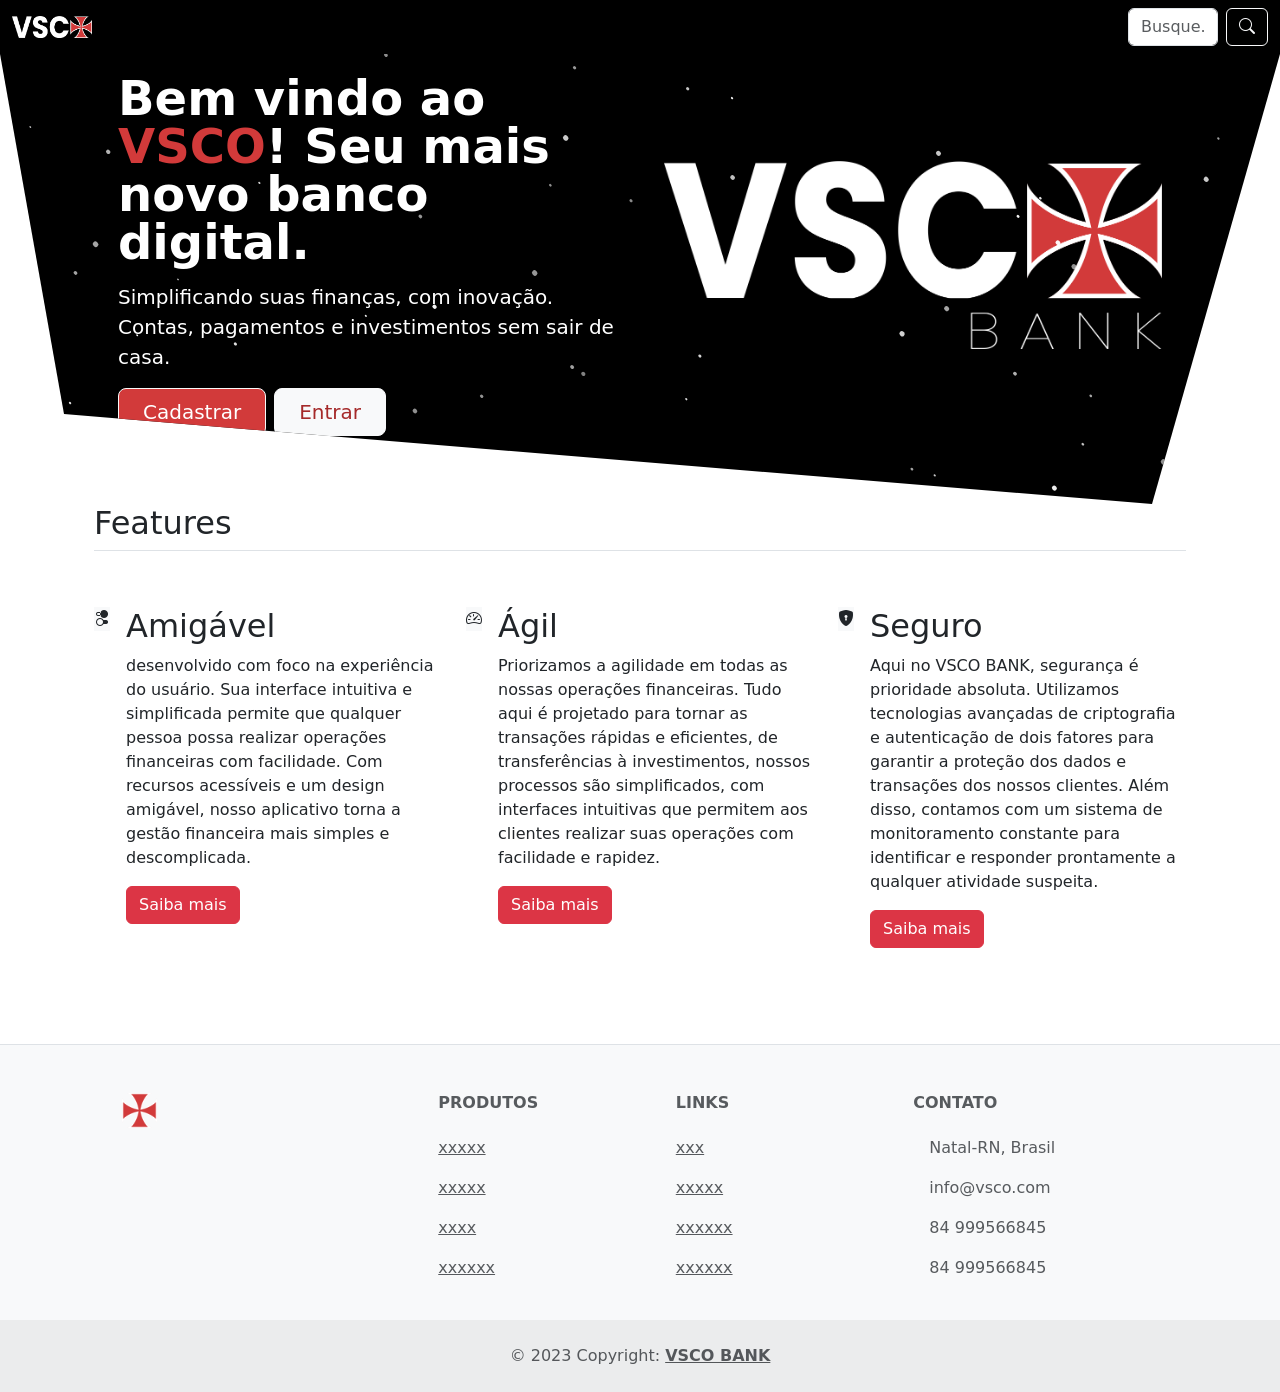
<file: index.html>
<!doctype html>
<html lang="pt-BR">
  <head>
    <meta charset="utf-8">
    <meta name="viewport" content="width=device-width, initial-scale=1">

    <link rel="shortcut icon" href="./src/icon.png" type="image/x-icon">
    <link rel="stylesheet" href="./index.css">

    <!-- Bootstrap CSS -->
    <link href="https://cdn.jsdelivr.net/npm/bootstrap@5.0.2/dist/css/bootstrap.min.css" rel="stylesheet" integrity="sha384-EVSTQN3/azprG1Anm3QDgpJLIm9Nao0Yz1ztcQTwFspd3yD65VohhpuuCOmLASjC" crossorigin="anonymous">
    <link rel="stylesheet" href="https://cdn.jsdelivr.net/npm/bootstrap-icons@1.10.5/font/bootstrap-icons.css">

    <title>VSCO</title>
  </head>
  <body>
    <main>
        <header>
            <nav class="navbar navbar-expand-lg navbar-dark navbarcolor">
                <div class="container-fluid">
                    <a href="#" class="navbar-brand"><img src="./src/logo4.png" alt=""></a>
                    <button type="button" class="navbar-toggler" data-bs-toggle="collapse" data-bs-target="#navbarCollapse7">
                        <span class="navbar-toggler-icon"></span>
                    </button>
                    <div class="collapse navbar-collapse" id="navbarCollapse7">
                        <div class="navbar-nav">
                            <a href="#" class="nav-item nav-link"></a>
                        </div>
                        <form class="d-flex ms-auto">
                            <input type="text" class="form-control me-sm-2" placeholder="Busque...">
                            <button type="submit" class="btn btn-outline-light"><i class="bi bi-search"></i></button>
                        </form>

                        <!-- <div class="profile">
                           <div class="btn-group">
                            <button type="button" class="btn dropdown-toggle" data-bs-toggle="dropdown" aria-expanded="false">
                                <img src="./src/avatar.png" id="navbarAvatar" alt="">
                            </button>
                            <ul class="dropdown-menu">
                              <li><a class="dropdown-item" href="#">Sobre</a></li>
                              <li><a class="dropdown-item" href="#">Preferências</a></li>
                              <li><hr class="dropdown-divider"></li>
                              <li><a class="dropdown-item" href="#">Sair <i class="bi bi-box-arrow-left"></i>
                              </a></li>
                            </ul>
                          </div>
                        </div> -->

                    </div>
                </div>
            </nav>
        </header>

        <section>
            <div class="faixaprincipal trapzeio">
                <div class="container row flex-lg-row-reverse align-items-center g-5 py-5 d-flex justify-content-center">
                    <div class="col-10 col-sm-8 col-lg-6" style="margin-top: 0px !important">
                      <img src="./src/logo3.png" class="d-block mx-lg-auto img-fluid" alt="Bootstrap Themes" width="700" height="500" loading="lazy">
                    </div>
                    <div class="col-lg-6" style="margin-top: 0px !important">
                      <h1 class="display-5 fw-bold lh-1 mb-3">Bem vindo ao <span style="color: #d23a3a;">VSCO</span>! Seu mais novo banco digital.</h1>
                      <p class="lead">Simplificando suas finanças, com inovação.
                        Contas, pagamentos e investimentos sem sair de casa.</p>
                      <div class="d-grid gap-2 d-md-flex justify-content-md-start" >
                        <button type="button" class="btn btn-light btn-lg px-4" style="z-index: 11; background-color: #d23a3a; color: white;">Cadastrar</button>
                        <button type="button" class="btn btn-light btn-lg px-4" style="z-index: 11;"><a id="login" href="./NiceAdmin/index.html">Entrar</a></button>
                      </div>
                    </div>
                </div>
                <canvas></canvas>
            </div>


            <div class="container px-4" id="hanging-icons">
            <h2 class="pb-2 border-bottom">Features</h2>
            <div class="row g-4 py-5 row-cols-1 row-cols-lg-3">
                <div class="col d-flex align-items-start">
                <div class="icon-square bg-light text-dark flex-shrink-0 me-3">
                    <i class="bi bi-toggles2"></i>
                </div>
                <div>
                    <h2>Amigável</h2>
                    <p>desenvolvido com foco na experiência do usuário. Sua interface intuitiva e simplificada permite que qualquer pessoa possa realizar operações financeiras com facilidade. Com recursos acessíveis e um design amigável, nosso aplicativo torna a gestão financeira mais simples e descomplicada.</p>
                    <a href="#" class="btn btn-danger">
                    Saiba mais
                    </a>
                </div>
                </div>
                <div class="col d-flex align-items-start">
                <div class="icon-square bg-light text-dark flex-shrink-0 me-3">
                    <i class="bi bi-speedometer2"></i>
                </div>
                <div>
                    <h2>Ágil</h2>
                    <p>Priorizamos a agilidade em todas as nossas operações financeiras. Tudo aqui é projetado para tornar as transações rápidas e eficientes, de transferências à investimentos, nossos processos são simplificados, com interfaces intuitivas que permitem aos clientes realizar suas operações com facilidade e rapidez.</p>
                    <a href="#" class="btn btn-danger">
                    Saiba mais
                    </a>
                </div>
                </div>
                <div class="col d-flex align-items-start">
                <div class="icon-square bg-light text-dark flex-shrink-0 me-3">
                    <i class="bi bi-shield-lock-fill"></i>
                </div>
                <div>
                    <h2>Seguro</h2>
                    <p>Aqui no VSCO BANK, segurança é prioridade absoluta. Utilizamos tecnologias avançadas de criptografia e autenticação de dois fatores para garantir a proteção dos dados e transações dos nossos clientes. Além disso, contamos com um sistema de monitoramento constante para identificar e responder prontamente a qualquer atividade suspeita.</p>
                    <a href="#" class="btn btn-danger">
                    Saiba mais
                    </a>
                </div>
                </div>
            </div>
            </div>
        </section>
    </main>

    <footer class="text-center text-lg-start bg-light text-muted border-top mt-5">

        <!-- Links  -->
        <section class="">
        <div class="container text-center text-md-start mt-5">
            <!-- Grid row -->
            <div class="row mt-3">
            <!-- Grid column -->
            <div class="col-md-3 col-lg-4 col-xl-3 mx-auto mb-4">
                <!-- Content -->
                <h6 class="text-uppercase fw-bold mb-4">
                <i class="fas fa-gem me-3"></i><img src="./src/icon.png" id="navbarAvatar" alt="">
                </h6>
                <p>
                </p>
            </div>
            <!-- Grid column -->

            <!-- Grid column -->
            <div class="col-md-2 col-lg-2 col-xl-2 mx-auto mb-4">
                <!-- Links -->
                <h6 class="text-uppercase fw-bold mb-4">
                Produtos
                </h6>
                <p>
                <a href="#!" class="text-reset">xxxxx</a>
                </p>
                <p>
                <a href="#!" class="text-reset">xxxxx</a>
                </p>
                <p>
                <a href="#!" class="text-reset">xxxx</a>
                </p>
                <p>
                <a href="#!" class="text-reset">xxxxxx</a>
                </p>
            </div>
            <!-- Grid column -->

            <!-- Grid column -->
            <div class="col-md-3 col-lg-2 col-xl-2 mx-auto mb-4">
                <!-- Links -->
                <h6 class="text-uppercase fw-bold mb-4">
                Links
                </h6>
                <p>
                <a href="#!" class="text-reset">xxx</a>
                </p>
                <p>
                <a href="#!" class="text-reset">xxxxx</a>
                </p>
                <p>
                <a href="#!" class="text-reset">xxxxxx</a>
                </p>
                <p>
                <a href="#!" class="text-reset">xxxxxx</a>
                </p>
            </div>
            <!-- Grid column -->

            <!-- Grid column -->
            <div class="col-md-4 col-lg-3 col-xl-3 mx-auto mb-md-0 mb-4">
                <!-- Links -->
                <h6 class="text-uppercase fw-bold mb-4">Contato</h6>
                <p><i class="fas fa-home me-3"></i> Natal-RN, Brasil</p>
                <p>
                <i class="fas fa-envelope me-3"></i>
                info@vsco.com
                </p>
                <p><i class="fas fa-phone me-3"></i> 84 999566845</p>
                <p><i class="fas fa-print me-3"></i> 84 999566845</p>
            </div>
            <!-- Grid column -->
            </div>
            <!-- Grid row -->
        </div>
        </section>

        <!-- Copyright -->
        <div class="text-center p-4" style="background-color: rgba(0, 0, 0, 0.05);">
        © 2023 Copyright:
        <a class="text-reset fw-bold" href="https://mdbootstrap.com/">VSCO BANK</a>
        </div>
    </footer>

    <!-- Bootstrap JS -->
    <script src="https://cdn.jsdelivr.net/npm/bootstrap@5.0.2/dist/js/bootstrap.bundle.min.js" integrity="sha384-MrcW6ZMFYlzcLA8Nl+NtUVF0sA7MsXsP1UyJoMp4YLEuNSfAP+JcXn/tWtIaxVXM" crossorigin="anonymous"></script>

    <script>
        const STAR_COLOR = '#fff';
        const STAR_SIZE = 5;
        const STAR_MIN_SCALE = 0.2;
        const OVERFLOW_THRESHOLD = 20;
        const STAR_COUNT = ( window.innerWidth + window.innerHeight ) / 20;

        const canvas = document.querySelector( 'canvas' ),
            context = canvas.getContext( '2d' );

        let scale = 1, // device pixel ratio
            width,
            height;

        let stars = [];

        let pointerX,
            pointerY;

        let velocity = { x: 0, y: 0, tx: 0, ty: 0, z: 0.0005 };

        let touchInput = false;

        generate();
        resize();
        step();

        window.onresize = resize;
        canvas.onmousemove = onMouseMove;
        canvas.ontouchmove = onTouchMove;
        canvas.ontouchend = onMouseLeave;
        document.onmouseleave = onMouseLeave;

        function generate() {

        for( let i = 0; i < STAR_COUNT; i++ ) {
            stars.push({
            x: 0,
            y: 0,
            z: STAR_MIN_SCALE + Math.random() * ( 1 - STAR_MIN_SCALE )
            });
        }

        }

        function placeStar( star ) {

        star.x = Math.random() * width;
        star.y = Math.random() * height;

        }

        function recycleStar( star ) {

        let direction = 'z';

        let vx = Math.abs( velocity.x ),
                vy = Math.abs( velocity.y );

        if( vx > 1 || vy > 1 ) {
            let axis;

            if( vx > vy ) {
            axis = Math.random() < vx / ( vx + vy ) ? 'h' : 'v';
            }
            else {
            axis = Math.random() < vy / ( vx + vy ) ? 'v' : 'h';
            }

            if( axis === 'h' ) {
            direction = velocity.x > 0 ? 'l' : 'r';
            }
            else {
            direction = velocity.y > 0 ? 't' : 'b';
            }
        }

        star.z = STAR_MIN_SCALE + Math.random() * ( 1 - STAR_MIN_SCALE );

        if( direction === 'z' ) {
            star.z = 0.1;
            star.x = Math.random() * width;
            star.y = Math.random() * height;
        }
        else if( direction === 'l' ) {
            star.x = -OVERFLOW_THRESHOLD;
            star.y = height * Math.random();
        }
        else if( direction === 'r' ) {
            star.x = width + OVERFLOW_THRESHOLD;
            star.y = height * Math.random();
        }
        else if( direction === 't' ) {
            star.x = width * Math.random();
            star.y = -OVERFLOW_THRESHOLD;
        }
        else if( direction === 'b' ) {
            star.x = width * Math.random();
            star.y = height + OVERFLOW_THRESHOLD;
        }

        }

        function resize() {

        scale = window.devicePixelRatio || 1;

        width = window.innerWidth * scale;
        height = window.innerHeight * scale;

        canvas.width = width;
        canvas.height = height;

        stars.forEach( placeStar );

        }

        function step() {

        context.clearRect( 0, 0, width, height );

        update();
        render();

        requestAnimationFrame( step );

        }

        function update() {

        velocity.tx *= 0.6;
        velocity.ty *= 0.6;

        velocity.x += ( velocity.tx - velocity.x ) * 0.8;
        velocity.y += ( velocity.ty - velocity.y ) * 0.8;

        stars.forEach( ( star ) => {

            star.x += velocity.x * star.z;
            star.y += velocity.y * star.z;

            star.x += ( star.x - width/2 ) * velocity.z * star.z;
            star.y += ( star.y - height/2 ) * velocity.z * star.z;
            star.z += velocity.z;

            // recycle when out of bounds
            if( star.x < -OVERFLOW_THRESHOLD || star.x > width + OVERFLOW_THRESHOLD || star.y < -OVERFLOW_THRESHOLD || star.y > height + OVERFLOW_THRESHOLD ) {
            recycleStar( star );
            }

        } );

        }

        function render() {

        stars.forEach( ( star ) => {

            context.beginPath();
            context.lineCap = 'round';
            context.lineWidth = STAR_SIZE * star.z * scale;
            context.globalAlpha = 0.5 + 0.5*Math.random();
            context.strokeStyle = STAR_COLOR;

            context.beginPath();
            context.moveTo( star.x, star.y );

            var tailX = velocity.x * 2,
                tailY = velocity.y * 2;

            // stroke() wont work on an invisible line
            if( Math.abs( tailX ) < 0.1 ) tailX = 0.5;
            if( Math.abs( tailY ) < 0.1 ) tailY = 0.5;

            context.lineTo( star.x + tailX, star.y + tailY );

            context.stroke();

        } );

        }

        function movePointer( x, y ) {

        if( typeof pointerX === 'number' && typeof pointerY === 'number' ) {

            let ox = x - pointerX,
                oy = y - pointerY;

            velocity.tx = velocity.tx + ( ox / 8*scale ) * ( touchInput ? 1 : -1 );
            velocity.ty = velocity.ty + ( oy / 8*scale ) * ( touchInput ? 1 : -1 );

        }

        pointerX = x;
        pointerY = y;

        }

        function onMouseMove( event ) {

        touchInput = false;

        movePointer( event.clientX, event.clientY );

        }

        function onTouchMove( event ) {

        touchInput = true;

        movePointer( event.touches[0].clientX, event.touches[0].clientY, true );

        event.preventDefault();

        }

        function onMouseLeave() {

        pointerX = null;
        pointerY = null;

        }

    </script>
    </body>
</html>
</file>
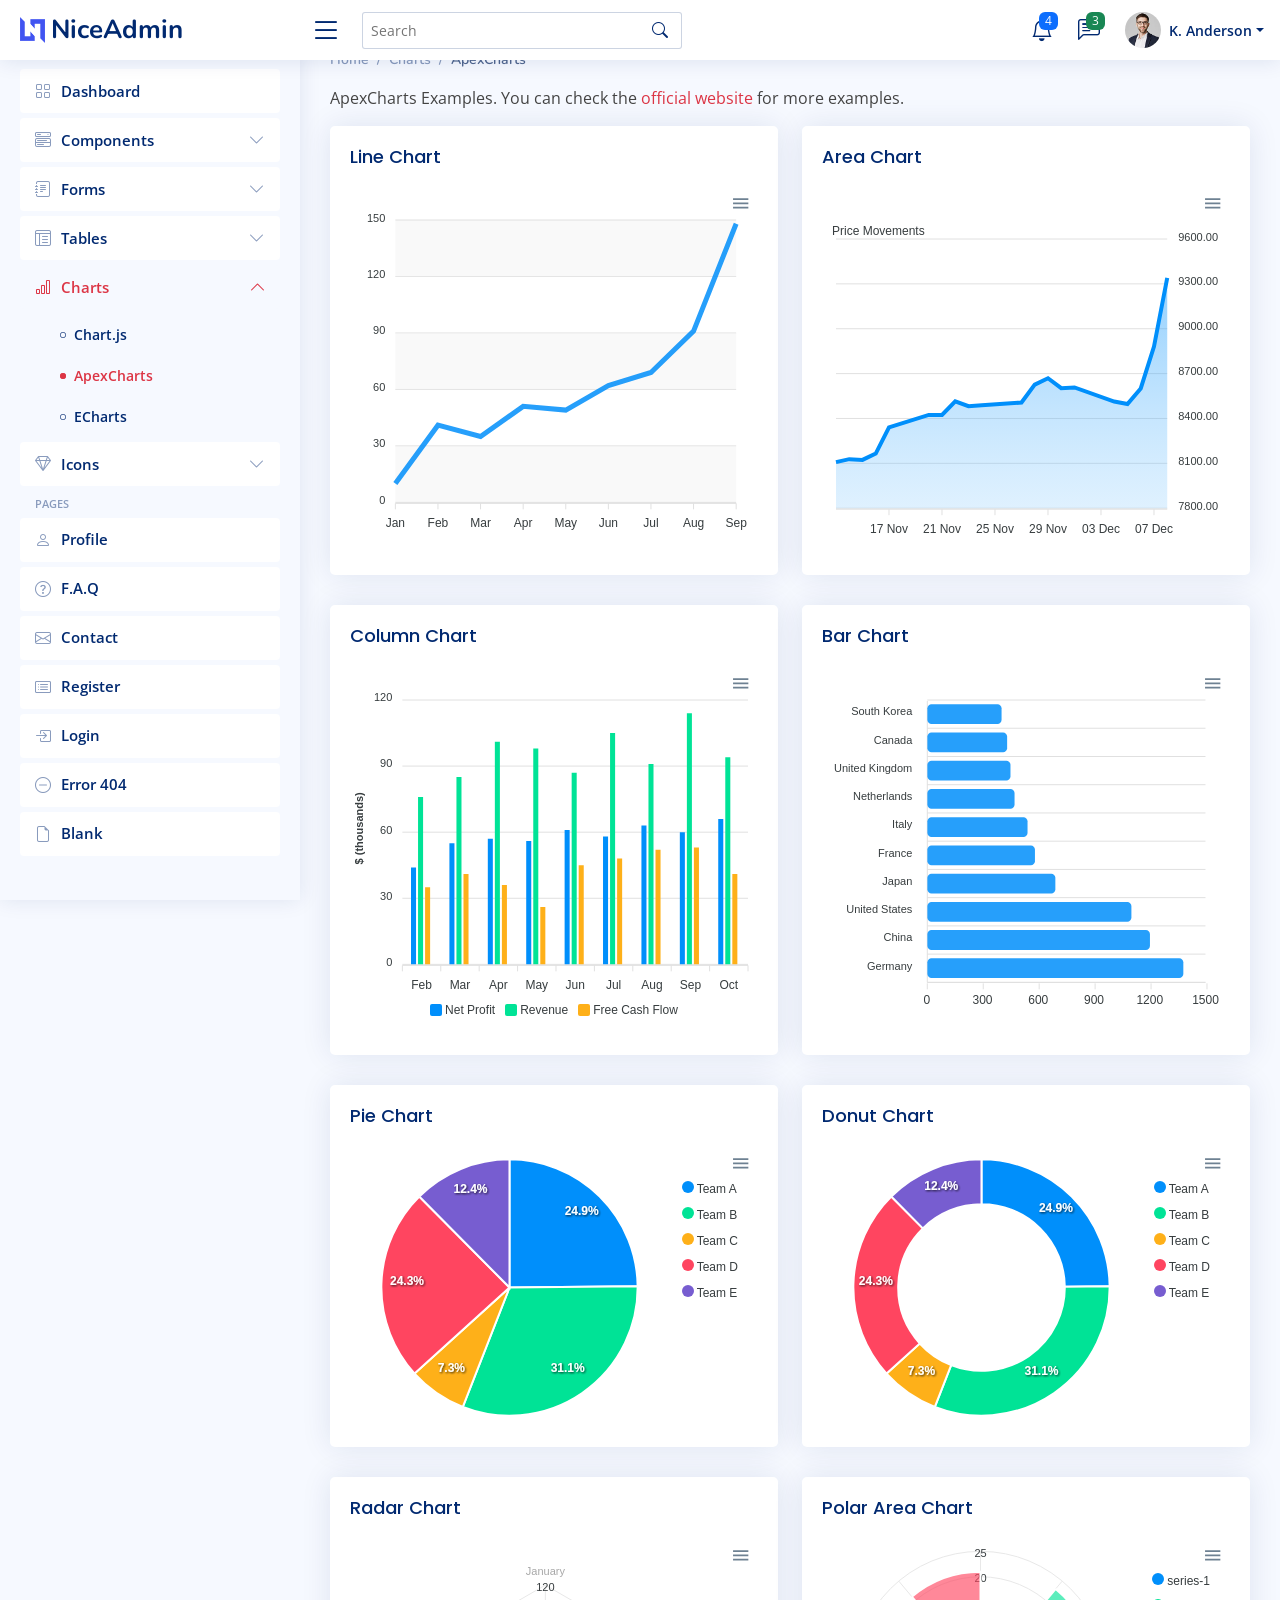
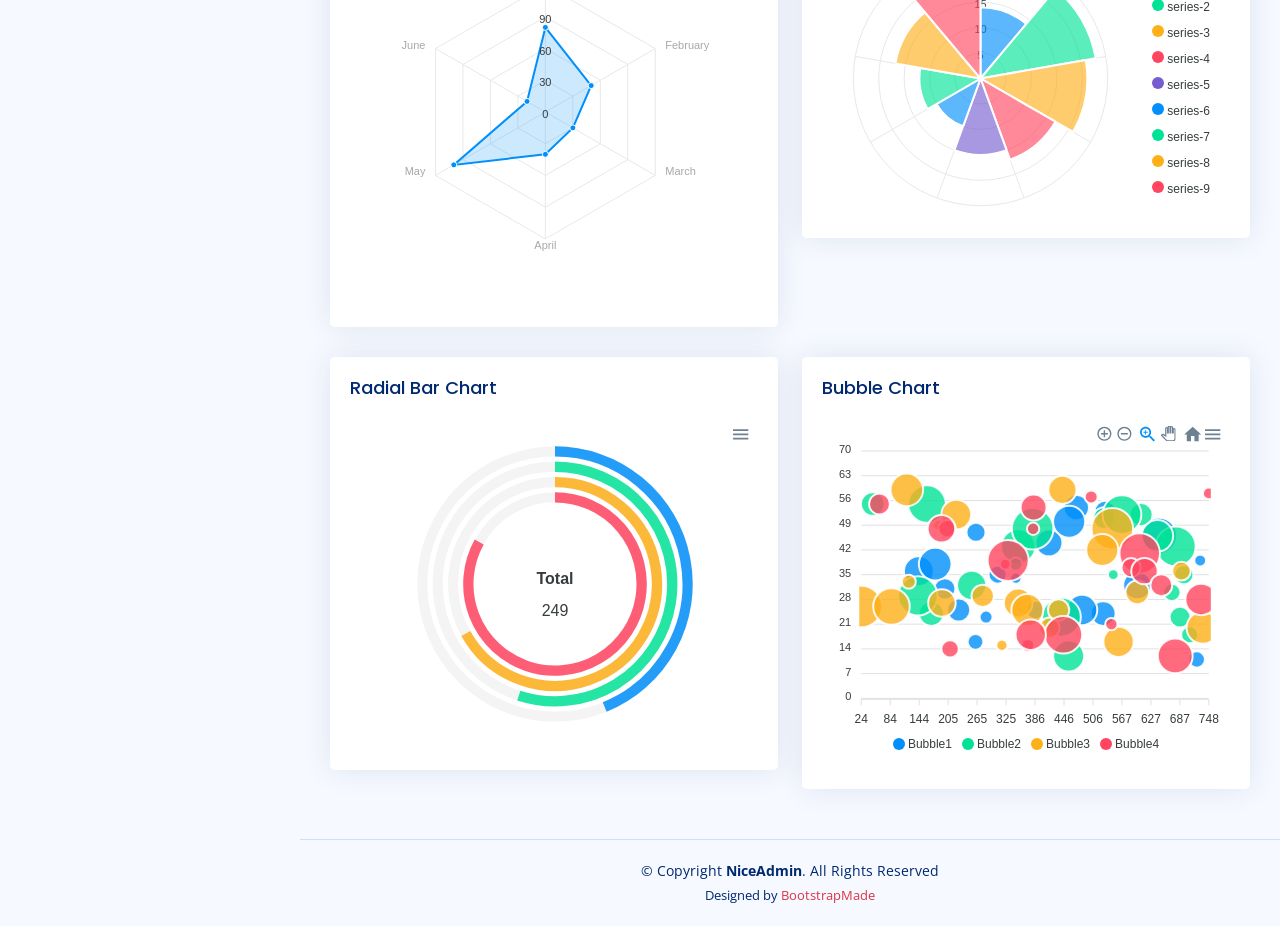
<file: NiceAdmin/charts-apexcharts.html>
<!DOCTYPE html>
<html lang="en">

<head>
  <meta charset="utf-8">
  <meta content="width=device-width, initial-scale=1.0" name="viewport">

  <title>Charts / ApexCharts - NiceAdmin Bootstrap Template</title>
  <meta content="" name="description">
  <meta content="" name="keywords">

  <!-- Favicons -->
  <link href="assets/img/favicon.png" rel="icon">
  <link href="assets/img/apple-touch-icon.png" rel="apple-touch-icon">

  <!-- Google Fonts -->
  <link href="https://fonts.gstatic.com" rel="preconnect">
  <link href="https://fonts.googleapis.com/css?family=Open+Sans:300,300i,400,400i,600,600i,700,700i|Nunito:300,300i,400,400i,600,600i,700,700i|Poppins:300,300i,400,400i,500,500i,600,600i,700,700i" rel="stylesheet">

  <!-- Vendor CSS Files -->
  <link href="assets/vendor/bootstrap/css/bootstrap.min.css" rel="stylesheet">
  <link href="assets/vendor/bootstrap-icons/bootstrap-icons.css" rel="stylesheet">
  <link href="assets/vendor/boxicons/css/boxicons.min.css" rel="stylesheet">
  <link href="assets/vendor/quill/quill.snow.css" rel="stylesheet">
  <link href="assets/vendor/quill/quill.bubble.css" rel="stylesheet">
  <link href="assets/vendor/remixicon/remixicon.css" rel="stylesheet">
  <link href="assets/vendor/simple-datatables/style.css" rel="stylesheet">

  <!-- Template Main CSS File -->
  <link href="assets/css/style.css" rel="stylesheet">

  <!-- =======================================================
  * Template Name: NiceAdmin
  * Updated: Mar 09 2023 with Bootstrap v5.2.3
  * Template URL: https://bootstrapmade.com/nice-admin-bootstrap-admin-html-template/
  * Author: BootstrapMade.com
  * License: https://bootstrapmade.com/license/
  ======================================================== -->
</head>

<body>

  <!-- ======= Header ======= -->
  <header id="header" class="header fixed-top d-flex align-items-center">

    <div class="d-flex align-items-center justify-content-between">
      <a href="index.html" class="logo d-flex align-items-center">
        <img src="assets/img/logo.png" alt="">
        <span class="d-none d-lg-block">NiceAdmin</span>
      </a>
      <i class="bi bi-list toggle-sidebar-btn"></i>
    </div><!-- End Logo -->

    <div class="search-bar">
      <form class="search-form d-flex align-items-center" method="POST" action="#">
        <input type="text" name="query" placeholder="Search" title="Enter search keyword">
        <button type="submit" title="Search"><i class="bi bi-search"></i></button>
      </form>
    </div><!-- End Search Bar -->

    <nav class="header-nav ms-auto">
      <ul class="d-flex align-items-center">

        <li class="nav-item d-block d-lg-none">
          <a class="nav-link nav-icon search-bar-toggle " href="#">
            <i class="bi bi-search"></i>
          </a>
        </li><!-- End Search Icon-->

        <li class="nav-item dropdown">

          <a class="nav-link nav-icon" href="#" data-bs-toggle="dropdown">
            <i class="bi bi-bell"></i>
            <span class="badge bg-primary badge-number">4</span>
          </a><!-- End Notification Icon -->

          <ul class="dropdown-menu dropdown-menu-end dropdown-menu-arrow notifications">
            <li class="dropdown-header">
              You have 4 new notifications
              <a href="#"><span class="badge rounded-pill bg-primary p-2 ms-2">View all</span></a>
            </li>
            <li>
              <hr class="dropdown-divider">
            </li>

            <li class="notification-item">
              <i class="bi bi-exclamation-circle text-warning"></i>
              <div>
                <h4>Lorem Ipsum</h4>
                <p>Quae dolorem earum veritatis oditseno</p>
                <p>30 min. ago</p>
              </div>
            </li>

            <li>
              <hr class="dropdown-divider">
            </li>

            <li class="notification-item">
              <i class="bi bi-x-circle text-danger"></i>
              <div>
                <h4>Atque rerum nesciunt</h4>
                <p>Quae dolorem earum veritatis oditseno</p>
                <p>1 hr. ago</p>
              </div>
            </li>

            <li>
              <hr class="dropdown-divider">
            </li>

            <li class="notification-item">
              <i class="bi bi-check-circle text-success"></i>
              <div>
                <h4>Sit rerum fuga</h4>
                <p>Quae dolorem earum veritatis oditseno</p>
                <p>2 hrs. ago</p>
              </div>
            </li>

            <li>
              <hr class="dropdown-divider">
            </li>

            <li class="notification-item">
              <i class="bi bi-info-circle text-primary"></i>
              <div>
                <h4>Dicta reprehenderit</h4>
                <p>Quae dolorem earum veritatis oditseno</p>
                <p>4 hrs. ago</p>
              </div>
            </li>

            <li>
              <hr class="dropdown-divider">
            </li>
            <li class="dropdown-footer">
              <a href="#">Show all notifications</a>
            </li>

          </ul><!-- End Notification Dropdown Items -->

        </li><!-- End Notification Nav -->

        <li class="nav-item dropdown">

          <a class="nav-link nav-icon" href="#" data-bs-toggle="dropdown">
            <i class="bi bi-chat-left-text"></i>
            <span class="badge bg-success badge-number">3</span>
          </a><!-- End Messages Icon -->

          <ul class="dropdown-menu dropdown-menu-end dropdown-menu-arrow messages">
            <li class="dropdown-header">
              You have 3 new messages
              <a href="#"><span class="badge rounded-pill bg-primary p-2 ms-2">View all</span></a>
            </li>
            <li>
              <hr class="dropdown-divider">
            </li>

            <li class="message-item">
              <a href="#">
                <img src="assets/img/messages-1.jpg" alt="" class="rounded-circle">
                <div>
                  <h4>Maria Hudson</h4>
                  <p>Velit asperiores et ducimus soluta repudiandae labore officia est ut...</p>
                  <p>4 hrs. ago</p>
                </div>
              </a>
            </li>
            <li>
              <hr class="dropdown-divider">
            </li>

            <li class="message-item">
              <a href="#">
                <img src="assets/img/messages-2.jpg" alt="" class="rounded-circle">
                <div>
                  <h4>Anna Nelson</h4>
                  <p>Velit asperiores et ducimus soluta repudiandae labore officia est ut...</p>
                  <p>6 hrs. ago</p>
                </div>
              </a>
            </li>
            <li>
              <hr class="dropdown-divider">
            </li>

            <li class="message-item">
              <a href="#">
                <img src="assets/img/messages-3.jpg" alt="" class="rounded-circle">
                <div>
                  <h4>David Muldon</h4>
                  <p>Velit asperiores et ducimus soluta repudiandae labore officia est ut...</p>
                  <p>8 hrs. ago</p>
                </div>
              </a>
            </li>
            <li>
              <hr class="dropdown-divider">
            </li>

            <li class="dropdown-footer">
              <a href="#">Show all messages</a>
            </li>

          </ul><!-- End Messages Dropdown Items -->

        </li><!-- End Messages Nav -->

        <li class="nav-item dropdown pe-3">

          <a class="nav-link nav-profile d-flex align-items-center pe-0" href="#" data-bs-toggle="dropdown">
            <img src="assets/img/profile-img.jpg" alt="Profile" class="rounded-circle">
            <span class="d-none d-md-block dropdown-toggle ps-2">K. Anderson</span>
          </a><!-- End Profile Iamge Icon -->

          <ul class="dropdown-menu dropdown-menu-end dropdown-menu-arrow profile">
            <li class="dropdown-header">
              <h6>Kevin Anderson</h6>
              <span>Web Designer</span>
            </li>
            <li>
              <hr class="dropdown-divider">
            </li>

            <li>
              <a class="dropdown-item d-flex align-items-center" href="users-profile.html">
                <i class="bi bi-person"></i>
                <span>My Profile</span>
              </a>
            </li>
            <li>
              <hr class="dropdown-divider">
            </li>

            <li>
              <a class="dropdown-item d-flex align-items-center" href="users-profile.html">
                <i class="bi bi-gear"></i>
                <span>Account Settings</span>
              </a>
            </li>
            <li>
              <hr class="dropdown-divider">
            </li>

            <li>
              <a class="dropdown-item d-flex align-items-center" href="pages-faq.html">
                <i class="bi bi-question-circle"></i>
                <span>Need Help?</span>
              </a>
            </li>
            <li>
              <hr class="dropdown-divider">
            </li>

            <li>
              <a class="dropdown-item d-flex align-items-center" href="#">
                <i class="bi bi-box-arrow-right"></i>
                <span>Sign Out</span>
              </a>
            </li>

          </ul><!-- End Profile Dropdown Items -->
        </li><!-- End Profile Nav -->

      </ul>
    </nav><!-- End Icons Navigation -->

  </header><!-- End Header -->

  <!-- ======= Sidebar ======= -->
  <aside id="sidebar" class="sidebar">

    <ul class="sidebar-nav" id="sidebar-nav">

      <li class="nav-item">
        <a class="nav-link collapsed" href="index.html">
          <i class="bi bi-grid"></i>
          <span>Dashboard</span>
        </a>
      </li><!-- End Dashboard Nav -->

      <li class="nav-item">
        <a class="nav-link collapsed" data-bs-target="#components-nav" data-bs-toggle="collapse" href="#">
          <i class="bi bi-menu-button-wide"></i><span>Components</span><i class="bi bi-chevron-down ms-auto"></i>
        </a>
        <ul id="components-nav" class="nav-content collapse " data-bs-parent="#sidebar-nav">
          <li>
            <a href="components-alerts.html">
              <i class="bi bi-circle"></i><span>Alerts</span>
            </a>
          </li>
          <li>
            <a href="components-accordion.html">
              <i class="bi bi-circle"></i><span>Accordion</span>
            </a>
          </li>
          <li>
            <a href="components-badges.html">
              <i class="bi bi-circle"></i><span>Badges</span>
            </a>
          </li>
          <li>
            <a href="components-breadcrumbs.html">
              <i class="bi bi-circle"></i><span>Breadcrumbs</span>
            </a>
          </li>
          <li>
            <a href="components-buttons.html">
              <i class="bi bi-circle"></i><span>Buttons</span>
            </a>
          </li>
          <li>
            <a href="components-cards.html">
              <i class="bi bi-circle"></i><span>Cards</span>
            </a>
          </li>
          <li>
            <a href="components-carousel.html">
              <i class="bi bi-circle"></i><span>Carousel</span>
            </a>
          </li>
          <li>
            <a href="components-list-group.html">
              <i class="bi bi-circle"></i><span>List group</span>
            </a>
          </li>
          <li>
            <a href="components-modal.html">
              <i class="bi bi-circle"></i><span>Modal</span>
            </a>
          </li>
          <li>
            <a href="components-tabs.html">
              <i class="bi bi-circle"></i><span>Tabs</span>
            </a>
          </li>
          <li>
            <a href="components-pagination.html">
              <i class="bi bi-circle"></i><span>Pagination</span>
            </a>
          </li>
          <li>
            <a href="components-progress.html">
              <i class="bi bi-circle"></i><span>Progress</span>
            </a>
          </li>
          <li>
            <a href="components-spinners.html">
              <i class="bi bi-circle"></i><span>Spinners</span>
            </a>
          </li>
          <li>
            <a href="components-tooltips.html">
              <i class="bi bi-circle"></i><span>Tooltips</span>
            </a>
          </li>
        </ul>
      </li><!-- End Components Nav -->

      <li class="nav-item">
        <a class="nav-link collapsed" data-bs-target="#forms-nav" data-bs-toggle="collapse" href="#">
          <i class="bi bi-journal-text"></i><span>Forms</span><i class="bi bi-chevron-down ms-auto"></i>
        </a>
        <ul id="forms-nav" class="nav-content collapse " data-bs-parent="#sidebar-nav">
          <li>
            <a href="forms-elements.html">
              <i class="bi bi-circle"></i><span>Form Elements</span>
            </a>
          </li>
          <li>
            <a href="forms-layouts.html">
              <i class="bi bi-circle"></i><span>Form Layouts</span>
            </a>
          </li>
          <li>
            <a href="forms-editors.html">
              <i class="bi bi-circle"></i><span>Form Editors</span>
            </a>
          </li>
          <li>
            <a href="forms-validation.html">
              <i class="bi bi-circle"></i><span>Form Validation</span>
            </a>
          </li>
        </ul>
      </li><!-- End Forms Nav -->

      <li class="nav-item">
        <a class="nav-link collapsed" data-bs-target="#tables-nav" data-bs-toggle="collapse" href="#">
          <i class="bi bi-layout-text-window-reverse"></i><span>Tables</span><i class="bi bi-chevron-down ms-auto"></i>
        </a>
        <ul id="tables-nav" class="nav-content collapse " data-bs-parent="#sidebar-nav">
          <li>
            <a href="tables-general.html">
              <i class="bi bi-circle"></i><span>General Tables</span>
            </a>
          </li>
          <li>
            <a href="tables-data.html">
              <i class="bi bi-circle"></i><span>Data Tables</span>
            </a>
          </li>
        </ul>
      </li><!-- End Tables Nav -->

      <li class="nav-item">
        <a class="nav-link " data-bs-target="#charts-nav" data-bs-toggle="collapse" href="#">
          <i class="bi bi-bar-chart"></i><span>Charts</span><i class="bi bi-chevron-down ms-auto"></i>
        </a>
        <ul id="charts-nav" class="nav-content collapse show" data-bs-parent="#sidebar-nav">
          <li>
            <a href="charts-chartjs.html">
              <i class="bi bi-circle"></i><span>Chart.js</span>
            </a>
          </li>
          <li>
            <a href="charts-apexcharts.html" class="active">
              <i class="bi bi-circle"></i><span>ApexCharts</span>
            </a>
          </li>
          <li>
            <a href="charts-echarts.html">
              <i class="bi bi-circle"></i><span>ECharts</span>
            </a>
          </li>
        </ul>
      </li><!-- End Charts Nav -->

      <li class="nav-item">
        <a class="nav-link collapsed" data-bs-target="#icons-nav" data-bs-toggle="collapse" href="#">
          <i class="bi bi-gem"></i><span>Icons</span><i class="bi bi-chevron-down ms-auto"></i>
        </a>
        <ul id="icons-nav" class="nav-content collapse " data-bs-parent="#sidebar-nav">
          <li>
            <a href="icons-bootstrap.html">
              <i class="bi bi-circle"></i><span>Bootstrap Icons</span>
            </a>
          </li>
          <li>
            <a href="icons-remix.html">
              <i class="bi bi-circle"></i><span>Remix Icons</span>
            </a>
          </li>
          <li>
            <a href="icons-boxicons.html">
              <i class="bi bi-circle"></i><span>Boxicons</span>
            </a>
          </li>
        </ul>
      </li><!-- End Icons Nav -->

      <li class="nav-heading">Pages</li>

      <li class="nav-item">
        <a class="nav-link collapsed" href="users-profile.html">
          <i class="bi bi-person"></i>
          <span>Profile</span>
        </a>
      </li><!-- End Profile Page Nav -->

      <li class="nav-item">
        <a class="nav-link collapsed" href="pages-faq.html">
          <i class="bi bi-question-circle"></i>
          <span>F.A.Q</span>
        </a>
      </li><!-- End F.A.Q Page Nav -->

      <li class="nav-item">
        <a class="nav-link collapsed" href="pages-contact.html">
          <i class="bi bi-envelope"></i>
          <span>Contact</span>
        </a>
      </li><!-- End Contact Page Nav -->

      <li class="nav-item">
        <a class="nav-link collapsed" href="pages-register.html">
          <i class="bi bi-card-list"></i>
          <span>Register</span>
        </a>
      </li><!-- End Register Page Nav -->

      <li class="nav-item">
        <a class="nav-link collapsed" href="pages-login.html">
          <i class="bi bi-box-arrow-in-right"></i>
          <span>Login</span>
        </a>
      </li><!-- End Login Page Nav -->

      <li class="nav-item">
        <a class="nav-link collapsed" href="pages-error-404.html">
          <i class="bi bi-dash-circle"></i>
          <span>Error 404</span>
        </a>
      </li><!-- End Error 404 Page Nav -->

      <li class="nav-item">
        <a class="nav-link collapsed" href="pages-blank.html">
          <i class="bi bi-file-earmark"></i>
          <span>Blank</span>
        </a>
      </li><!-- End Blank Page Nav -->

    </ul>

  </aside><!-- End Sidebar-->

  <main id="main" class="main">

    <div class="pagetitle">
      <h1>ApexCharts</h1>
      <nav>
        <ol class="breadcrumb">
          <li class="breadcrumb-item"><a href="index.html">Home</a></li>
          <li class="breadcrumb-item">Charts</li>
          <li class="breadcrumb-item active">ApexCharts</li>
        </ol>
      </nav>
    </div><!-- End Page Title -->

    <p>ApexCharts Examples. You can check the <a href="https://apexcharts.com/javascript-chart-demos/" target="_blank">official website</a> for more examples.</p>

    <section class="section">
      <div class="row">

        <div class="col-lg-6">
          <div class="card">
            <div class="card-body">
              <h5 class="card-title">Line Chart</h5>

              <!-- Line Chart -->
              <div id="lineChart"></div>

              <script>
                document.addEventListener("DOMContentLoaded", () => {
                  new ApexCharts(document.querySelector("#lineChart"), {
                    series: [{
                      name: "Desktops",
                      data: [10, 41, 35, 51, 49, 62, 69, 91, 148]
                    }],
                    chart: {
                      height: 350,
                      type: 'line',
                      zoom: {
                        enabled: false
                      }
                    },
                    dataLabels: {
                      enabled: false
                    },
                    stroke: {
                      curve: 'straight'
                    },
                    grid: {
                      row: {
                        colors: ['#f3f3f3', 'transparent'], // takes an array which will be repeated on columns
                        opacity: 0.5
                      },
                    },
                    xaxis: {
                      categories: ['Jan', 'Feb', 'Mar', 'Apr', 'May', 'Jun', 'Jul', 'Aug', 'Sep'],
                    }
                  }).render();
                });
              </script>
              <!-- End Line Chart -->

            </div>
          </div>
        </div>

        <div class="col-lg-6">
          <div class="card">
            <div class="card-body">
              <h5 class="card-title">Area Chart</h5>

              <!-- Area Chart -->
              <div id="areaChart"></div>

              <script>
                document.addEventListener("DOMContentLoaded", () => {
                  const series = {
                    "monthDataSeries1": {
                      "prices": [
                        8107.85,
                        8128.0,
                        8122.9,
                        8165.5,
                        8340.7,
                        8423.7,
                        8423.5,
                        8514.3,
                        8481.85,
                        8487.7,
                        8506.9,
                        8626.2,
                        8668.95,
                        8602.3,
                        8607.55,
                        8512.9,
                        8496.25,
                        8600.65,
                        8881.1,
                        9340.85
                      ],
                      "dates": [
                        "13 Nov 2017",
                        "14 Nov 2017",
                        "15 Nov 2017",
                        "16 Nov 2017",
                        "17 Nov 2017",
                        "20 Nov 2017",
                        "21 Nov 2017",
                        "22 Nov 2017",
                        "23 Nov 2017",
                        "24 Nov 2017",
                        "27 Nov 2017",
                        "28 Nov 2017",
                        "29 Nov 2017",
                        "30 Nov 2017",
                        "01 Dec 2017",
                        "04 Dec 2017",
                        "05 Dec 2017",
                        "06 Dec 2017",
                        "07 Dec 2017",
                        "08 Dec 2017"
                      ]
                    },
                    "monthDataSeries2": {
                      "prices": [
                        8423.7,
                        8423.5,
                        8514.3,
                        8481.85,
                        8487.7,
                        8506.9,
                        8626.2,
                        8668.95,
                        8602.3,
                        8607.55,
                        8512.9,
                        8496.25,
                        8600.65,
                        8881.1,
                        9040.85,
                        8340.7,
                        8165.5,
                        8122.9,
                        8107.85,
                        8128.0
                      ],
                      "dates": [
                        "13 Nov 2017",
                        "14 Nov 2017",
                        "15 Nov 2017",
                        "16 Nov 2017",
                        "17 Nov 2017",
                        "20 Nov 2017",
                        "21 Nov 2017",
                        "22 Nov 2017",
                        "23 Nov 2017",
                        "24 Nov 2017",
                        "27 Nov 2017",
                        "28 Nov 2017",
                        "29 Nov 2017",
                        "30 Nov 2017",
                        "01 Dec 2017",
                        "04 Dec 2017",
                        "05 Dec 2017",
                        "06 Dec 2017",
                        "07 Dec 2017",
                        "08 Dec 2017"
                      ]
                    },
                    "monthDataSeries3": {
                      "prices": [
                        7114.25,
                        7126.6,
                        7116.95,
                        7203.7,
                        7233.75,
                        7451.0,
                        7381.15,
                        7348.95,
                        7347.75,
                        7311.25,
                        7266.4,
                        7253.25,
                        7215.45,
                        7266.35,
                        7315.25,
                        7237.2,
                        7191.4,
                        7238.95,
                        7222.6,
                        7217.9,
                        7359.3,
                        7371.55,
                        7371.15,
                        7469.2,
                        7429.25,
                        7434.65,
                        7451.1,
                        7475.25,
                        7566.25,
                        7556.8,
                        7525.55,
                        7555.45,
                        7560.9,
                        7490.7,
                        7527.6,
                        7551.9,
                        7514.85,
                        7577.95,
                        7592.3,
                        7621.95,
                        7707.95,
                        7859.1,
                        7815.7,
                        7739.0,
                        7778.7,
                        7839.45,
                        7756.45,
                        7669.2,
                        7580.45,
                        7452.85,
                        7617.25,
                        7701.6,
                        7606.8,
                        7620.05,
                        7513.85,
                        7498.45,
                        7575.45,
                        7601.95,
                        7589.1,
                        7525.85,
                        7569.5,
                        7702.5,
                        7812.7,
                        7803.75,
                        7816.3,
                        7851.15,
                        7912.2,
                        7972.8,
                        8145.0,
                        8161.1,
                        8121.05,
                        8071.25,
                        8088.2,
                        8154.45,
                        8148.3,
                        8122.05,
                        8132.65,
                        8074.55,
                        7952.8,
                        7885.55,
                        7733.9,
                        7897.15,
                        7973.15,
                        7888.5,
                        7842.8,
                        7838.4,
                        7909.85,
                        7892.75,
                        7897.75,
                        7820.05,
                        7904.4,
                        7872.2,
                        7847.5,
                        7849.55,
                        7789.6,
                        7736.35,
                        7819.4,
                        7875.35,
                        7871.8,
                        8076.5,
                        8114.8,
                        8193.55,
                        8217.1,
                        8235.05,
                        8215.3,
                        8216.4,
                        8301.55,
                        8235.25,
                        8229.75,
                        8201.95,
                        8164.95,
                        8107.85,
                        8128.0,
                        8122.9,
                        8165.5,
                        8340.7,
                        8423.7,
                        8423.5,
                        8514.3,
                        8481.85,
                        8487.7,
                        8506.9,
                        8626.2
                      ],
                      "dates": [
                        "02 Jun 2017",
                        "05 Jun 2017",
                        "06 Jun 2017",
                        "07 Jun 2017",
                        "08 Jun 2017",
                        "09 Jun 2017",
                        "12 Jun 2017",
                        "13 Jun 2017",
                        "14 Jun 2017",
                        "15 Jun 2017",
                        "16 Jun 2017",
                        "19 Jun 2017",
                        "20 Jun 2017",
                        "21 Jun 2017",
                        "22 Jun 2017",
                        "23 Jun 2017",
                        "27 Jun 2017",
                        "28 Jun 2017",
                        "29 Jun 2017",
                        "30 Jun 2017",
                        "03 Jul 2017",
                        "04 Jul 2017",
                        "05 Jul 2017",
                        "06 Jul 2017",
                        "07 Jul 2017",
                        "10 Jul 2017",
                        "11 Jul 2017",
                        "12 Jul 2017",
                        "13 Jul 2017",
                        "14 Jul 2017",
                        "17 Jul 2017",
                        "18 Jul 2017",
                        "19 Jul 2017",
                        "20 Jul 2017",
                        "21 Jul 2017",
                        "24 Jul 2017",
                        "25 Jul 2017",
                        "26 Jul 2017",
                        "27 Jul 2017",
                        "28 Jul 2017",
                        "31 Jul 2017",
                        "01 Aug 2017",
                        "02 Aug 2017",
                        "03 Aug 2017",
                        "04 Aug 2017",
                        "07 Aug 2017",
                        "08 Aug 2017",
                        "09 Aug 2017",
                        "10 Aug 2017",
                        "11 Aug 2017",
                        "14 Aug 2017",
                        "16 Aug 2017",
                        "17 Aug 2017",
                        "18 Aug 2017",
                        "21 Aug 2017",
                        "22 Aug 2017",
                        "23 Aug 2017",
                        "24 Aug 2017",
                        "28 Aug 2017",
                        "29 Aug 2017",
                        "30 Aug 2017",
                        "31 Aug 2017",
                        "01 Sep 2017",
                        "04 Sep 2017",
                        "05 Sep 2017",
                        "06 Sep 2017",
                        "07 Sep 2017",
                        "08 Sep 2017",
                        "11 Sep 2017",
                        "12 Sep 2017",
                        "13 Sep 2017",
                        "14 Sep 2017",
                        "15 Sep 2017",
                        "18 Sep 2017",
                        "19 Sep 2017",
                        "20 Sep 2017",
                        "21 Sep 2017",
                        "22 Sep 2017",
                        "25 Sep 2017",
                        "26 Sep 2017",
                        "27 Sep 2017",
                        "28 Sep 2017",
                        "29 Sep 2017",
                        "03 Oct 2017",
                        "04 Oct 2017",
                        "05 Oct 2017",
                        "06 Oct 2017",
                        "09 Oct 2017",
                        "10 Oct 2017",
                        "11 Oct 2017",
                        "12 Oct 2017",
                        "13 Oct 2017",
                        "16 Oct 2017",
                        "17 Oct 2017",
                        "18 Oct 2017",
                        "19 Oct 2017",
                        "23 Oct 2017",
                        "24 Oct 2017",
                        "25 Oct 2017",
                        "26 Oct 2017",
                        "27 Oct 2017",
                        "30 Oct 2017",
                        "31 Oct 2017",
                        "01 Nov 2017",
                        "02 Nov 2017",
                        "03 Nov 2017",
                        "06 Nov 2017",
                        "07 Nov 2017",
                        "08 Nov 2017",
                        "09 Nov 2017",
                        "10 Nov 2017",
                        "13 Nov 2017",
                        "14 Nov 2017",
                        "15 Nov 2017",
                        "16 Nov 2017",
                        "17 Nov 2017",
                        "20 Nov 2017",
                        "21 Nov 2017",
                        "22 Nov 2017",
                        "23 Nov 2017",
                        "24 Nov 2017",
                        "27 Nov 2017",
                        "28 Nov 2017"
                      ]
                    }
                  }
                  new ApexCharts(document.querySelector("#areaChart"), {
                    series: [{
                      name: "STOCK ABC",
                      data: series.monthDataSeries1.prices
                    }],
                    chart: {
                      type: 'area',
                      height: 350,
                      zoom: {
                        enabled: false
                      }
                    },
                    dataLabels: {
                      enabled: false
                    },
                    stroke: {
                      curve: 'straight'
                    },
                    subtitle: {
                      text: 'Price Movements',
                      align: 'left'
                    },
                    labels: series.monthDataSeries1.dates,
                    xaxis: {
                      type: 'datetime',
                    },
                    yaxis: {
                      opposite: true
                    },
                    legend: {
                      horizontalAlign: 'left'
                    }
                  }).render();
                });
              </script>
              <!-- End Area Chart -->

            </div>
          </div>
        </div>

        <div class="col-lg-6">
          <div class="card">
            <div class="card-body">
              <h5 class="card-title">Column Chart</h5>

              <!-- Column Chart -->
              <div id="columnChart"></div>

              <script>
                document.addEventListener("DOMContentLoaded", () => {
                  new ApexCharts(document.querySelector("#columnChart"), {
                    series: [{
                      name: 'Net Profit',
                      data: [44, 55, 57, 56, 61, 58, 63, 60, 66]
                    }, {
                      name: 'Revenue',
                      data: [76, 85, 101, 98, 87, 105, 91, 114, 94]
                    }, {
                      name: 'Free Cash Flow',
                      data: [35, 41, 36, 26, 45, 48, 52, 53, 41]
                    }],
                    chart: {
                      type: 'bar',
                      height: 350
                    },
                    plotOptions: {
                      bar: {
                        horizontal: false,
                        columnWidth: '55%',
                        endingShape: 'rounded'
                      },
                    },
                    dataLabels: {
                      enabled: false
                    },
                    stroke: {
                      show: true,
                      width: 2,
                      colors: ['transparent']
                    },
                    xaxis: {
                      categories: ['Feb', 'Mar', 'Apr', 'May', 'Jun', 'Jul', 'Aug', 'Sep', 'Oct'],
                    },
                    yaxis: {
                      title: {
                        text: '$ (thousands)'
                      }
                    },
                    fill: {
                      opacity: 1
                    },
                    tooltip: {
                      y: {
                        formatter: function(val) {
                          return "$ " + val + " thousands"
                        }
                      }
                    }
                  }).render();
                });
              </script>
              <!-- End Column Chart -->

            </div>
          </div>
        </div>

        <div class="col-lg-6">
          <div class="card">
            <div class="card-body">
              <h5 class="card-title">Bar Chart</h5>

              <!-- Bar Chart -->
              <div id="barChart"></div>

              <script>
                document.addEventListener("DOMContentLoaded", () => {
                  new ApexCharts(document.querySelector("#barChart"), {
                    series: [{
                      data: [400, 430, 448, 470, 540, 580, 690, 1100, 1200, 1380]
                    }],
                    chart: {
                      type: 'bar',
                      height: 350
                    },
                    plotOptions: {
                      bar: {
                        borderRadius: 4,
                        horizontal: true,
                      }
                    },
                    dataLabels: {
                      enabled: false
                    },
                    xaxis: {
                      categories: ['South Korea', 'Canada', 'United Kingdom', 'Netherlands', 'Italy', 'France', 'Japan',
                        'United States', 'China', 'Germany'
                      ],
                    }
                  }).render();
                });
              </script>
              <!-- End Bar Chart -->

            </div>
          </div>
        </div>

        <div class="col-lg-6">
          <div class="card">
            <div class="card-body">
              <h5 class="card-title">Pie Chart</h5>

              <!-- Pie Chart -->
              <div id="pieChart"></div>

              <script>
                document.addEventListener("DOMContentLoaded", () => {
                  new ApexCharts(document.querySelector("#pieChart"), {
                    series: [44, 55, 13, 43, 22],
                    chart: {
                      height: 350,
                      type: 'pie',
                      toolbar: {
                        show: true
                      }
                    },
                    labels: ['Team A', 'Team B', 'Team C', 'Team D', 'Team E']
                  }).render();
                });
              </script>
              <!-- End Pie Chart -->

            </div>
          </div>
        </div>

        <div class="col-lg-6">
          <div class="card">
            <div class="card-body">
              <h5 class="card-title">Donut Chart</h5>

              <!-- Donut Chart -->
              <div id="donutChart"></div>

              <script>
                document.addEventListener("DOMContentLoaded", () => {
                  new ApexCharts(document.querySelector("#donutChart"), {
                    series: [44, 55, 13, 43, 22],
                    chart: {
                      height: 350,
                      type: 'donut',
                      toolbar: {
                        show: true
                      }
                    },
                    labels: ['Team A', 'Team B', 'Team C', 'Team D', 'Team E'],
                  }).render();
                });
              </script>
              <!-- End Donut Chart -->

            </div>
          </div>
        </div>

        <div class="col-lg-6">
          <div class="card">
            <div class="card-body">
              <h5 class="card-title">Radar Chart</h5>

              <!-- Radar Chart -->
              <div id="radarChart"></div>

              <script>
                document.addEventListener("DOMContentLoaded", () => {
                  new ApexCharts(document.querySelector("#radarChart"), {
                    series: [{
                      name: 'Series 1',
                      data: [80, 50, 30, 40, 100, 20],
                    }],
                    chart: {
                      height: 350,
                      type: 'radar',
                    },
                    xaxis: {
                      categories: ['January', 'February', 'March', 'April', 'May', 'June']
                    }
                  }).render();
                });
              </script>
              <!-- End Radar Chart -->

            </div>
          </div>
        </div>

        <div class="col-lg-6">
          <div class="card">
            <div class="card-body">
              <h5 class="card-title">Polar Area Chart</h5>

              <!-- Polar Area Chart -->
              <div id="polarAreaChart"></div>

              <script>
                document.addEventListener("DOMContentLoaded", () => {
                  new ApexCharts(document.querySelector("#polarAreaChart"), {
                    series: [14, 23, 21, 17, 15, 10, 12, 17, 21],
                    chart: {
                      type: 'polarArea',
                      height: 350,
                      toolbar: {
                        show: true
                      }
                    },
                    stroke: {
                      colors: ['#fff']
                    },
                    fill: {
                      opacity: 0.8
                    }
                  }).render();
                });
              </script>
              <!-- End Polar Area Chart -->

            </div>
          </div>
        </div>

        <div class="col-lg-6">
          <div class="card">
            <div class="card-body">
              <h5 class="card-title">Radial Bar Chart</h5>

              <!-- Radial Bar Chart -->
              <div id="radialBarChart"></div>

              <script>
                document.addEventListener("DOMContentLoaded", () => {
                  new ApexCharts(document.querySelector("#radialBarChart"), {
                    series: [44, 55, 67, 83],
                    chart: {
                      height: 350,
                      type: 'radialBar',
                      toolbar: {
                        show: true
                      }
                    },
                    plotOptions: {
                      radialBar: {
                        dataLabels: {
                          name: {
                            fontSize: '22px',
                          },
                          value: {
                            fontSize: '16px',
                          },
                          total: {
                            show: true,
                            label: 'Total',
                            formatter: function(w) {
                              // By default this function returns the average of all series. The below is just an example to show the use of custom formatter function
                              return 249
                            }
                          }
                        }
                      }
                    },
                    labels: ['Apples', 'Oranges', 'Bananas', 'Berries'],
                  }).render();
                });
              </script>
              <!-- End Radial Bar Chart -->

            </div>
          </div>
        </div>

        <div class="col-lg-6">
          <div class="card">
            <div class="card-body">
              <h5 class="card-title">Bubble Chart</h5>

              <!-- Bubble Chart -->
              <div id="bubbleChart"></div>

              <script>
                document.addEventListener("DOMContentLoaded", () => {
                  function generateData(baseval, count, yrange) {
                    var i = 0;
                    var series = [];
                    while (i < count) {
                      var x = Math.floor(Math.random() * (750 - 1 + 1)) + 1;;
                      var y = Math.floor(Math.random() * (yrange.max - yrange.min + 1)) + yrange.min;
                      var z = Math.floor(Math.random() * (75 - 15 + 1)) + 15;
                      series.push([x, y, z]);
                      baseval += 86400000;
                      i++;
                    }
                    return series;
                  }
                  new ApexCharts(document.querySelector("#bubbleChart"), {
                    series: [{
                        name: 'Bubble1',
                        data: generateData(new Date('11 Feb 2017 GMT').getTime(), 20, {
                          min: 10,
                          max: 60
                        })
                      },
                      {
                        name: 'Bubble2',
                        data: generateData(new Date('11 Feb 2017 GMT').getTime(), 20, {
                          min: 10,
                          max: 60
                        })
                      },
                      {
                        name: 'Bubble3',
                        data: generateData(new Date('11 Feb 2017 GMT').getTime(), 20, {
                          min: 10,
                          max: 60
                        })
                      },
                      {
                        name: 'Bubble4',
                        data: generateData(new Date('11 Feb 2017 GMT').getTime(), 20, {
                          min: 10,
                          max: 60
                        })
                      }
                    ],
                    chart: {
                      height: 333,
                      type: 'bubble',
                    },
                    dataLabels: {
                      enabled: false
                    },
                    fill: {
                      opacity: 0.8
                    },
                    xaxis: {
                      tickAmount: 12,
                      type: 'category',
                    },
                    yaxis: {
                      max: 70
                    }
                  }).render();
                });
              </script>
              <!-- End Bubble Chart -->

            </div>
          </div>
        </div>

      </div>
    </section>

  </main><!-- End #main -->

  <!-- ======= Footer ======= -->
  <footer id="footer" class="footer">
    <div class="copyright">
      &copy; Copyright <strong><span>NiceAdmin</span></strong>. All Rights Reserved
    </div>
    <div class="credits">
      <!-- All the links in the footer should remain intact. -->
      <!-- You can delete the links only if you purchased the pro version. -->
      <!-- Licensing information: https://bootstrapmade.com/license/ -->
      <!-- Purchase the pro version with working PHP/AJAX contact form: https://bootstrapmade.com/nice-admin-bootstrap-admin-html-template/ -->
      Designed by <a href="https://bootstrapmade.com/">BootstrapMade</a>
    </div>
  </footer><!-- End Footer -->

  <a href="#" class="back-to-top d-flex align-items-center justify-content-center"><i class="bi bi-arrow-up-short"></i></a>

  <!-- Vendor JS Files -->
  <script src="assets/vendor/apexcharts/apexcharts.min.js"></script>
  <script src="assets/vendor/bootstrap/js/bootstrap.bundle.min.js"></script>
  <script src="assets/vendor/chart.js/chart.umd.js"></script>
  <script src="assets/vendor/echarts/echarts.min.js"></script>
  <script src="assets/vendor/quill/quill.min.js"></script>
  <script src="assets/vendor/simple-datatables/simple-datatables.js"></script>
  <script src="assets/vendor/tinymce/tinymce.min.js"></script>
  <script src="assets/vendor/php-email-form/validate.js"></script>

  <!-- Template Main JS File -->
  <script src="assets/js/main.js"></script>

</body>

</html>
</file>
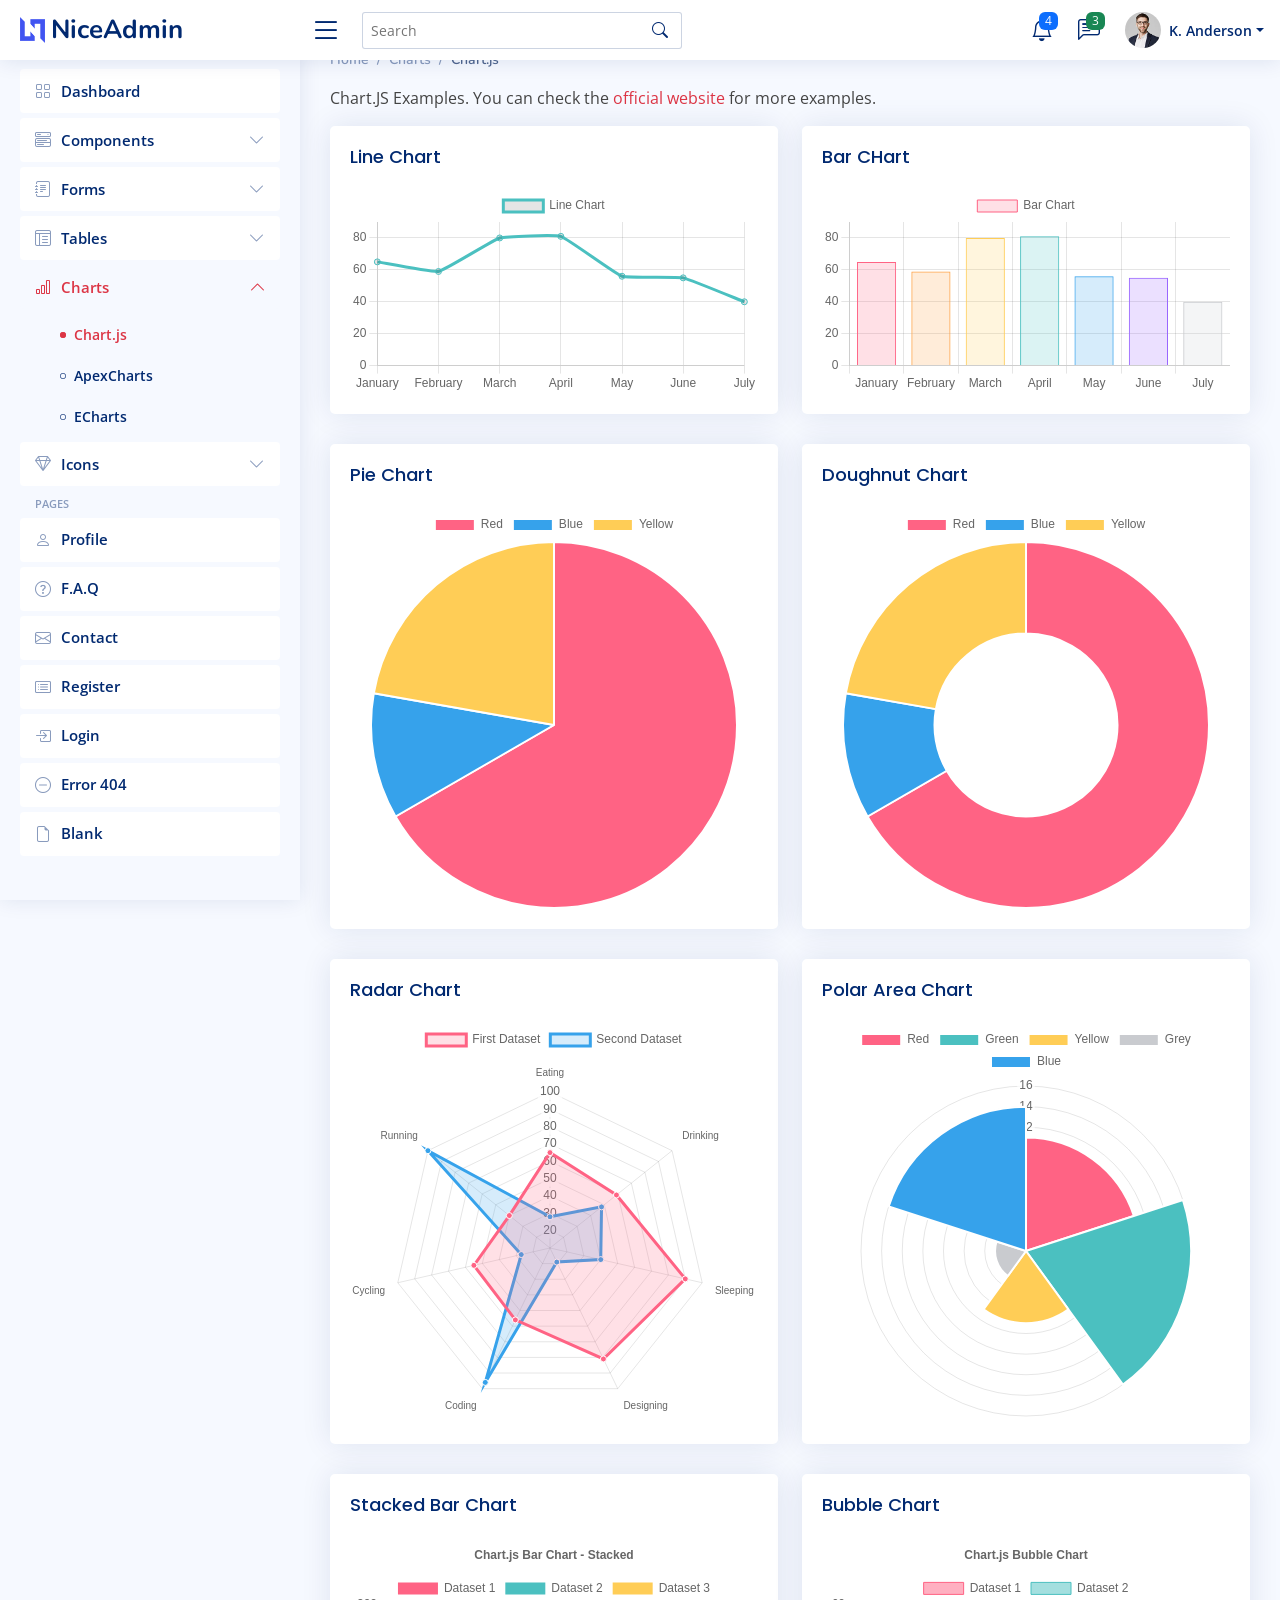
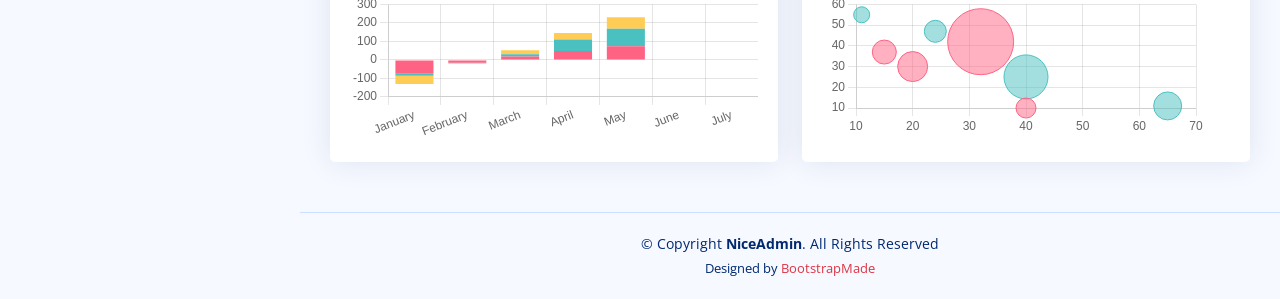
<file: NiceAdmin/charts-chartjs.html>
<!DOCTYPE html>
<html lang="en">

<head>
  <meta charset="utf-8">
  <meta content="width=device-width, initial-scale=1.0" name="viewport">

  <title>Charts / Chart.js - NiceAdmin Bootstrap Template</title>
  <meta content="" name="description">
  <meta content="" name="keywords">

  <!-- Favicons -->
  <link href="assets/img/favicon.png" rel="icon">
  <link href="assets/img/apple-touch-icon.png" rel="apple-touch-icon">

  <!-- Google Fonts -->
  <link href="https://fonts.gstatic.com" rel="preconnect">
  <link href="https://fonts.googleapis.com/css?family=Open+Sans:300,300i,400,400i,600,600i,700,700i|Nunito:300,300i,400,400i,600,600i,700,700i|Poppins:300,300i,400,400i,500,500i,600,600i,700,700i" rel="stylesheet">

  <!-- Vendor CSS Files -->
  <link href="assets/vendor/bootstrap/css/bootstrap.min.css" rel="stylesheet">
  <link href="assets/vendor/bootstrap-icons/bootstrap-icons.css" rel="stylesheet">
  <link href="assets/vendor/boxicons/css/boxicons.min.css" rel="stylesheet">
  <link href="assets/vendor/quill/quill.snow.css" rel="stylesheet">
  <link href="assets/vendor/quill/quill.bubble.css" rel="stylesheet">
  <link href="assets/vendor/remixicon/remixicon.css" rel="stylesheet">
  <link href="assets/vendor/simple-datatables/style.css" rel="stylesheet">

  <!-- Template Main CSS File -->
  <link href="assets/css/style.css" rel="stylesheet">

  <!-- =======================================================
  * Template Name: NiceAdmin
  * Updated: Mar 09 2023 with Bootstrap v5.2.3
  * Template URL: https://bootstrapmade.com/nice-admin-bootstrap-admin-html-template/
  * Author: BootstrapMade.com
  * License: https://bootstrapmade.com/license/
  ======================================================== -->
</head>

<body>

  <!-- ======= Header ======= -->
  <header id="header" class="header fixed-top d-flex align-items-center">

    <div class="d-flex align-items-center justify-content-between">
      <a href="index.html" class="logo d-flex align-items-center">
        <img src="assets/img/logo.png" alt="">
        <span class="d-none d-lg-block">NiceAdmin</span>
      </a>
      <i class="bi bi-list toggle-sidebar-btn"></i>
    </div><!-- End Logo -->

    <div class="search-bar">
      <form class="search-form d-flex align-items-center" method="POST" action="#">
        <input type="text" name="query" placeholder="Search" title="Enter search keyword">
        <button type="submit" title="Search"><i class="bi bi-search"></i></button>
      </form>
    </div><!-- End Search Bar -->

    <nav class="header-nav ms-auto">
      <ul class="d-flex align-items-center">

        <li class="nav-item d-block d-lg-none">
          <a class="nav-link nav-icon search-bar-toggle " href="#">
            <i class="bi bi-search"></i>
          </a>
        </li><!-- End Search Icon-->

        <li class="nav-item dropdown">

          <a class="nav-link nav-icon" href="#" data-bs-toggle="dropdown">
            <i class="bi bi-bell"></i>
            <span class="badge bg-primary badge-number">4</span>
          </a><!-- End Notification Icon -->

          <ul class="dropdown-menu dropdown-menu-end dropdown-menu-arrow notifications">
            <li class="dropdown-header">
              You have 4 new notifications
              <a href="#"><span class="badge rounded-pill bg-primary p-2 ms-2">View all</span></a>
            </li>
            <li>
              <hr class="dropdown-divider">
            </li>

            <li class="notification-item">
              <i class="bi bi-exclamation-circle text-warning"></i>
              <div>
                <h4>Lorem Ipsum</h4>
                <p>Quae dolorem earum veritatis oditseno</p>
                <p>30 min. ago</p>
              </div>
            </li>

            <li>
              <hr class="dropdown-divider">
            </li>

            <li class="notification-item">
              <i class="bi bi-x-circle text-danger"></i>
              <div>
                <h4>Atque rerum nesciunt</h4>
                <p>Quae dolorem earum veritatis oditseno</p>
                <p>1 hr. ago</p>
              </div>
            </li>

            <li>
              <hr class="dropdown-divider">
            </li>

            <li class="notification-item">
              <i class="bi bi-check-circle text-success"></i>
              <div>
                <h4>Sit rerum fuga</h4>
                <p>Quae dolorem earum veritatis oditseno</p>
                <p>2 hrs. ago</p>
              </div>
            </li>

            <li>
              <hr class="dropdown-divider">
            </li>

            <li class="notification-item">
              <i class="bi bi-info-circle text-primary"></i>
              <div>
                <h4>Dicta reprehenderit</h4>
                <p>Quae dolorem earum veritatis oditseno</p>
                <p>4 hrs. ago</p>
              </div>
            </li>

            <li>
              <hr class="dropdown-divider">
            </li>
            <li class="dropdown-footer">
              <a href="#">Show all notifications</a>
            </li>

          </ul><!-- End Notification Dropdown Items -->

        </li><!-- End Notification Nav -->

        <li class="nav-item dropdown">

          <a class="nav-link nav-icon" href="#" data-bs-toggle="dropdown">
            <i class="bi bi-chat-left-text"></i>
            <span class="badge bg-success badge-number">3</span>
          </a><!-- End Messages Icon -->

          <ul class="dropdown-menu dropdown-menu-end dropdown-menu-arrow messages">
            <li class="dropdown-header">
              You have 3 new messages
              <a href="#"><span class="badge rounded-pill bg-primary p-2 ms-2">View all</span></a>
            </li>
            <li>
              <hr class="dropdown-divider">
            </li>

            <li class="message-item">
              <a href="#">
                <img src="assets/img/messages-1.jpg" alt="" class="rounded-circle">
                <div>
                  <h4>Maria Hudson</h4>
                  <p>Velit asperiores et ducimus soluta repudiandae labore officia est ut...</p>
                  <p>4 hrs. ago</p>
                </div>
              </a>
            </li>
            <li>
              <hr class="dropdown-divider">
            </li>

            <li class="message-item">
              <a href="#">
                <img src="assets/img/messages-2.jpg" alt="" class="rounded-circle">
                <div>
                  <h4>Anna Nelson</h4>
                  <p>Velit asperiores et ducimus soluta repudiandae labore officia est ut...</p>
                  <p>6 hrs. ago</p>
                </div>
              </a>
            </li>
            <li>
              <hr class="dropdown-divider">
            </li>

            <li class="message-item">
              <a href="#">
                <img src="assets/img/messages-3.jpg" alt="" class="rounded-circle">
                <div>
                  <h4>David Muldon</h4>
                  <p>Velit asperiores et ducimus soluta repudiandae labore officia est ut...</p>
                  <p>8 hrs. ago</p>
                </div>
              </a>
            </li>
            <li>
              <hr class="dropdown-divider">
            </li>

            <li class="dropdown-footer">
              <a href="#">Show all messages</a>
            </li>

          </ul><!-- End Messages Dropdown Items -->

        </li><!-- End Messages Nav -->

        <li class="nav-item dropdown pe-3">

          <a class="nav-link nav-profile d-flex align-items-center pe-0" href="#" data-bs-toggle="dropdown">
            <img src="assets/img/profile-img.jpg" alt="Profile" class="rounded-circle">
            <span class="d-none d-md-block dropdown-toggle ps-2">K. Anderson</span>
          </a><!-- End Profile Iamge Icon -->

          <ul class="dropdown-menu dropdown-menu-end dropdown-menu-arrow profile">
            <li class="dropdown-header">
              <h6>Kevin Anderson</h6>
              <span>Web Designer</span>
            </li>
            <li>
              <hr class="dropdown-divider">
            </li>

            <li>
              <a class="dropdown-item d-flex align-items-center" href="users-profile.html">
                <i class="bi bi-person"></i>
                <span>My Profile</span>
              </a>
            </li>
            <li>
              <hr class="dropdown-divider">
            </li>

            <li>
              <a class="dropdown-item d-flex align-items-center" href="users-profile.html">
                <i class="bi bi-gear"></i>
                <span>Account Settings</span>
              </a>
            </li>
            <li>
              <hr class="dropdown-divider">
            </li>

            <li>
              <a class="dropdown-item d-flex align-items-center" href="pages-faq.html">
                <i class="bi bi-question-circle"></i>
                <span>Need Help?</span>
              </a>
            </li>
            <li>
              <hr class="dropdown-divider">
            </li>

            <li>
              <a class="dropdown-item d-flex align-items-center" href="#">
                <i class="bi bi-box-arrow-right"></i>
                <span>Sign Out</span>
              </a>
            </li>

          </ul><!-- End Profile Dropdown Items -->
        </li><!-- End Profile Nav -->

      </ul>
    </nav><!-- End Icons Navigation -->

  </header><!-- End Header -->

  <!-- ======= Sidebar ======= -->
  <aside id="sidebar" class="sidebar">

    <ul class="sidebar-nav" id="sidebar-nav">

      <li class="nav-item">
        <a class="nav-link collapsed" href="index.html">
          <i class="bi bi-grid"></i>
          <span>Dashboard</span>
        </a>
      </li><!-- End Dashboard Nav -->

      <li class="nav-item">
        <a class="nav-link collapsed" data-bs-target="#components-nav" data-bs-toggle="collapse" href="#">
          <i class="bi bi-menu-button-wide"></i><span>Components</span><i class="bi bi-chevron-down ms-auto"></i>
        </a>
        <ul id="components-nav" class="nav-content collapse " data-bs-parent="#sidebar-nav">
          <li>
            <a href="components-alerts.html">
              <i class="bi bi-circle"></i><span>Alerts</span>
            </a>
          </li>
          <li>
            <a href="components-accordion.html">
              <i class="bi bi-circle"></i><span>Accordion</span>
            </a>
          </li>
          <li>
            <a href="components-badges.html">
              <i class="bi bi-circle"></i><span>Badges</span>
            </a>
          </li>
          <li>
            <a href="components-breadcrumbs.html">
              <i class="bi bi-circle"></i><span>Breadcrumbs</span>
            </a>
          </li>
          <li>
            <a href="components-buttons.html">
              <i class="bi bi-circle"></i><span>Buttons</span>
            </a>
          </li>
          <li>
            <a href="components-cards.html">
              <i class="bi bi-circle"></i><span>Cards</span>
            </a>
          </li>
          <li>
            <a href="components-carousel.html">
              <i class="bi bi-circle"></i><span>Carousel</span>
            </a>
          </li>
          <li>
            <a href="components-list-group.html">
              <i class="bi bi-circle"></i><span>List group</span>
            </a>
          </li>
          <li>
            <a href="components-modal.html">
              <i class="bi bi-circle"></i><span>Modal</span>
            </a>
          </li>
          <li>
            <a href="components-tabs.html">
              <i class="bi bi-circle"></i><span>Tabs</span>
            </a>
          </li>
          <li>
            <a href="components-pagination.html">
              <i class="bi bi-circle"></i><span>Pagination</span>
            </a>
          </li>
          <li>
            <a href="components-progress.html">
              <i class="bi bi-circle"></i><span>Progress</span>
            </a>
          </li>
          <li>
            <a href="components-spinners.html">
              <i class="bi bi-circle"></i><span>Spinners</span>
            </a>
          </li>
          <li>
            <a href="components-tooltips.html">
              <i class="bi bi-circle"></i><span>Tooltips</span>
            </a>
          </li>
        </ul>
      </li><!-- End Components Nav -->

      <li class="nav-item">
        <a class="nav-link collapsed" data-bs-target="#forms-nav" data-bs-toggle="collapse" href="#">
          <i class="bi bi-journal-text"></i><span>Forms</span><i class="bi bi-chevron-down ms-auto"></i>
        </a>
        <ul id="forms-nav" class="nav-content collapse " data-bs-parent="#sidebar-nav">
          <li>
            <a href="forms-elements.html">
              <i class="bi bi-circle"></i><span>Form Elements</span>
            </a>
          </li>
          <li>
            <a href="forms-layouts.html">
              <i class="bi bi-circle"></i><span>Form Layouts</span>
            </a>
          </li>
          <li>
            <a href="forms-editors.html">
              <i class="bi bi-circle"></i><span>Form Editors</span>
            </a>
          </li>
          <li>
            <a href="forms-validation.html">
              <i class="bi bi-circle"></i><span>Form Validation</span>
            </a>
          </li>
        </ul>
      </li><!-- End Forms Nav -->

      <li class="nav-item">
        <a class="nav-link collapsed" data-bs-target="#tables-nav" data-bs-toggle="collapse" href="#">
          <i class="bi bi-layout-text-window-reverse"></i><span>Tables</span><i class="bi bi-chevron-down ms-auto"></i>
        </a>
        <ul id="tables-nav" class="nav-content collapse " data-bs-parent="#sidebar-nav">
          <li>
            <a href="tables-general.html">
              <i class="bi bi-circle"></i><span>General Tables</span>
            </a>
          </li>
          <li>
            <a href="tables-data.html">
              <i class="bi bi-circle"></i><span>Data Tables</span>
            </a>
          </li>
        </ul>
      </li><!-- End Tables Nav -->

      <li class="nav-item">
        <a class="nav-link " data-bs-target="#charts-nav" data-bs-toggle="collapse" href="#">
          <i class="bi bi-bar-chart"></i><span>Charts</span><i class="bi bi-chevron-down ms-auto"></i>
        </a>
        <ul id="charts-nav" class="nav-content collapse show" data-bs-parent="#sidebar-nav">
          <li>
            <a href="charts-chartjs.html" class="active">
              <i class="bi bi-circle"></i><span>Chart.js</span>
            </a>
          </li>
          <li>
            <a href="charts-apexcharts.html">
              <i class="bi bi-circle"></i><span>ApexCharts</span>
            </a>
          </li>
          <li>
            <a href="charts-echarts.html">
              <i class="bi bi-circle"></i><span>ECharts</span>
            </a>
          </li>
        </ul>
      </li><!-- End Charts Nav -->

      <li class="nav-item">
        <a class="nav-link collapsed" data-bs-target="#icons-nav" data-bs-toggle="collapse" href="#">
          <i class="bi bi-gem"></i><span>Icons</span><i class="bi bi-chevron-down ms-auto"></i>
        </a>
        <ul id="icons-nav" class="nav-content collapse " data-bs-parent="#sidebar-nav">
          <li>
            <a href="icons-bootstrap.html">
              <i class="bi bi-circle"></i><span>Bootstrap Icons</span>
            </a>
          </li>
          <li>
            <a href="icons-remix.html">
              <i class="bi bi-circle"></i><span>Remix Icons</span>
            </a>
          </li>
          <li>
            <a href="icons-boxicons.html">
              <i class="bi bi-circle"></i><span>Boxicons</span>
            </a>
          </li>
        </ul>
      </li><!-- End Icons Nav -->

      <li class="nav-heading">Pages</li>

      <li class="nav-item">
        <a class="nav-link collapsed" href="users-profile.html">
          <i class="bi bi-person"></i>
          <span>Profile</span>
        </a>
      </li><!-- End Profile Page Nav -->

      <li class="nav-item">
        <a class="nav-link collapsed" href="pages-faq.html">
          <i class="bi bi-question-circle"></i>
          <span>F.A.Q</span>
        </a>
      </li><!-- End F.A.Q Page Nav -->

      <li class="nav-item">
        <a class="nav-link collapsed" href="pages-contact.html">
          <i class="bi bi-envelope"></i>
          <span>Contact</span>
        </a>
      </li><!-- End Contact Page Nav -->

      <li class="nav-item">
        <a class="nav-link collapsed" href="pages-register.html">
          <i class="bi bi-card-list"></i>
          <span>Register</span>
        </a>
      </li><!-- End Register Page Nav -->

      <li class="nav-item">
        <a class="nav-link collapsed" href="pages-login.html">
          <i class="bi bi-box-arrow-in-right"></i>
          <span>Login</span>
        </a>
      </li><!-- End Login Page Nav -->

      <li class="nav-item">
        <a class="nav-link collapsed" href="pages-error-404.html">
          <i class="bi bi-dash-circle"></i>
          <span>Error 404</span>
        </a>
      </li><!-- End Error 404 Page Nav -->

      <li class="nav-item">
        <a class="nav-link collapsed" href="pages-blank.html">
          <i class="bi bi-file-earmark"></i>
          <span>Blank</span>
        </a>
      </li><!-- End Blank Page Nav -->

    </ul>

  </aside><!-- End Sidebar-->

  <main id="main" class="main">

    <div class="pagetitle">
      <h1>Chart.js</h1>
      <nav>
        <ol class="breadcrumb">
          <li class="breadcrumb-item"><a href="index.html">Home</a></li>
          <li class="breadcrumb-item">Charts</li>
          <li class="breadcrumb-item active">Chart.js</li>
        </ol>
      </nav>
    </div><!-- End Page Title -->

    <p>Chart.JS Examples. You can check the <a href="https://www.chartjs.org/docs/latest/samples/" target="_blank">official website</a> for more examples.</p>

    <section class="section">
      <div class="row">

        <div class="col-lg-6">
          <div class="card">
            <div class="card-body">
              <h5 class="card-title">Line Chart</h5>

              <!-- Line Chart -->
              <canvas id="lineChart" style="max-height: 400px;"></canvas>
              <script>
                document.addEventListener("DOMContentLoaded", () => {
                  new Chart(document.querySelector('#lineChart'), {
                    type: 'line',
                    data: {
                      labels: ['January', 'February', 'March', 'April', 'May', 'June', 'July'],
                      datasets: [{
                        label: 'Line Chart',
                        data: [65, 59, 80, 81, 56, 55, 40],
                        fill: false,
                        borderColor: 'rgb(75, 192, 192)',
                        tension: 0.1
                      }]
                    },
                    options: {
                      scales: {
                        y: {
                          beginAtZero: true
                        }
                      }
                    }
                  });
                });
              </script>
              <!-- End Line CHart -->

            </div>
          </div>
        </div>

        <div class="col-lg-6">
          <div class="card">
            <div class="card-body">
              <h5 class="card-title">Bar CHart</h5>

              <!-- Bar Chart -->
              <canvas id="barChart" style="max-height: 400px;"></canvas>
              <script>
                document.addEventListener("DOMContentLoaded", () => {
                  new Chart(document.querySelector('#barChart'), {
                    type: 'bar',
                    data: {
                      labels: ['January', 'February', 'March', 'April', 'May', 'June', 'July'],
                      datasets: [{
                        label: 'Bar Chart',
                        data: [65, 59, 80, 81, 56, 55, 40],
                        backgroundColor: [
                          'rgba(255, 99, 132, 0.2)',
                          'rgba(255, 159, 64, 0.2)',
                          'rgba(255, 205, 86, 0.2)',
                          'rgba(75, 192, 192, 0.2)',
                          'rgba(54, 162, 235, 0.2)',
                          'rgba(153, 102, 255, 0.2)',
                          'rgba(201, 203, 207, 0.2)'
                        ],
                        borderColor: [
                          'rgb(255, 99, 132)',
                          'rgb(255, 159, 64)',
                          'rgb(255, 205, 86)',
                          'rgb(75, 192, 192)',
                          'rgb(54, 162, 235)',
                          'rgb(153, 102, 255)',
                          'rgb(201, 203, 207)'
                        ],
                        borderWidth: 1
                      }]
                    },
                    options: {
                      scales: {
                        y: {
                          beginAtZero: true
                        }
                      }
                    }
                  });
                });
              </script>
              <!-- End Bar CHart -->

            </div>
          </div>
        </div>

        <div class="col-lg-6">
          <div class="card">
            <div class="card-body">
              <h5 class="card-title">Pie Chart</h5>

              <!-- Pie Chart -->
              <canvas id="pieChart" style="max-height: 400px;"></canvas>
              <script>
                document.addEventListener("DOMContentLoaded", () => {
                  new Chart(document.querySelector('#pieChart'), {
                    type: 'pie',
                    data: {
                      labels: [
                        'Red',
                        'Blue',
                        'Yellow'
                      ],
                      datasets: [{
                        label: 'My First Dataset',
                        data: [300, 50, 100],
                        backgroundColor: [
                          'rgb(255, 99, 132)',
                          'rgb(54, 162, 235)',
                          'rgb(255, 205, 86)'
                        ],
                        hoverOffset: 4
                      }]
                    }
                  });
                });
              </script>
              <!-- End Pie CHart -->

            </div>
          </div>
        </div>

        <div class="col-lg-6">
          <div class="card">
            <div class="card-body">
              <h5 class="card-title">Doughnut Chart</h5>

              <!-- Doughnut Chart -->
              <canvas id="doughnutChart" style="max-height: 400px;"></canvas>
              <script>
                document.addEventListener("DOMContentLoaded", () => {
                  new Chart(document.querySelector('#doughnutChart'), {
                    type: 'doughnut',
                    data: {
                      labels: [
                        'Red',
                        'Blue',
                        'Yellow'
                      ],
                      datasets: [{
                        label: 'My First Dataset',
                        data: [300, 50, 100],
                        backgroundColor: [
                          'rgb(255, 99, 132)',
                          'rgb(54, 162, 235)',
                          'rgb(255, 205, 86)'
                        ],
                        hoverOffset: 4
                      }]
                    }
                  });
                });
              </script>
              <!-- End Doughnut CHart -->

            </div>
          </div>
        </div>

        <div class="col-lg-6">
          <div class="card">
            <div class="card-body">
              <h5 class="card-title">Radar Chart</h5>

              <!-- Radar Chart -->
              <canvas id="radarChart" style="max-height: 400px;"></canvas>
              <script>
                document.addEventListener("DOMContentLoaded", () => {
                  new Chart(document.querySelector('#radarChart'), {
                    type: 'radar',
                    data: {
                      labels: [
                        'Eating',
                        'Drinking',
                        'Sleeping',
                        'Designing',
                        'Coding',
                        'Cycling',
                        'Running'
                      ],
                      datasets: [{
                        label: 'First Dataset',
                        data: [65, 59, 90, 81, 56, 55, 40],
                        fill: true,
                        backgroundColor: 'rgba(255, 99, 132, 0.2)',
                        borderColor: 'rgb(255, 99, 132)',
                        pointBackgroundColor: 'rgb(255, 99, 132)',
                        pointBorderColor: '#fff',
                        pointHoverBackgroundColor: '#fff',
                        pointHoverBorderColor: 'rgb(255, 99, 132)'
                      }, {
                        label: 'Second Dataset',
                        data: [28, 48, 40, 19, 96, 27, 100],
                        fill: true,
                        backgroundColor: 'rgba(54, 162, 235, 0.2)',
                        borderColor: 'rgb(54, 162, 235)',
                        pointBackgroundColor: 'rgb(54, 162, 235)',
                        pointBorderColor: '#fff',
                        pointHoverBackgroundColor: '#fff',
                        pointHoverBorderColor: 'rgb(54, 162, 235)'
                      }]
                    },
                    options: {
                      elements: {
                        line: {
                          borderWidth: 3
                        }
                      }
                    }
                  });
                });
              </script>
              <!-- End Radar CHart -->

            </div>
          </div>
        </div>

        <div class="col-lg-6">
          <div class="card">
            <div class="card-body">
              <h5 class="card-title">Polar Area Chart</h5>

              <!-- Polar Area Chart -->
              <canvas id="polarAreaChart" style="max-height: 400px;"></canvas>
              <script>
                document.addEventListener("DOMContentLoaded", () => {
                  new Chart(document.querySelector('#polarAreaChart'), {
                    type: 'polarArea',
                    data: {
                      labels: [
                        'Red',
                        'Green',
                        'Yellow',
                        'Grey',
                        'Blue'
                      ],
                      datasets: [{
                        label: 'My First Dataset',
                        data: [11, 16, 7, 3, 14],
                        backgroundColor: [
                          'rgb(255, 99, 132)',
                          'rgb(75, 192, 192)',
                          'rgb(255, 205, 86)',
                          'rgb(201, 203, 207)',
                          'rgb(54, 162, 235)'
                        ]
                      }]
                    }
                  });
                });
              </script>
              <!-- End Polar Area Chart -->

            </div>
          </div>
        </div>

        <div class="col-lg-6">
          <div class="card">
            <div class="card-body">
              <h5 class="card-title">Stacked Bar Chart</h5>

              <!-- Stacked Bar Chart -->
              <canvas id="stakedBarChart" style="max-height: 400px;"></canvas>
              <script>
                document.addEventListener("DOMContentLoaded", () => {
                  new Chart(document.querySelector('#stakedBarChart'), {
                    type: 'bar',
                    data: {
                      labels: ['January', 'February', 'March', 'April', 'May', 'June', 'July'],
                      datasets: [{
                          label: 'Dataset 1',
                          data: [-75, -15, 18, 48, 74],
                          backgroundColor: 'rgb(255, 99, 132)',
                        },
                        {
                          label: 'Dataset 2',
                          data: [-11, -1, 12, 62, 95],
                          backgroundColor: 'rgb(75, 192, 192)',
                        },
                        {
                          label: 'Dataset 3',
                          data: [-44, -5, 22, 35, 62],
                          backgroundColor: 'rgb(255, 205, 86)',
                        },
                      ]
                    },
                    options: {
                      plugins: {
                        title: {
                          display: true,
                          text: 'Chart.js Bar Chart - Stacked'
                        },
                      },
                      responsive: true,
                      scales: {
                        x: {
                          stacked: true,
                        },
                        y: {
                          stacked: true
                        }
                      }
                    }
                  });
                });
              </script>
              <!-- End Stacked Bar Chart -->

            </div>
          </div>
        </div>

        <div class="col-lg-6">
          <div class="card">
            <div class="card-body">
              <h5 class="card-title">Bubble Chart</h5>

              <!-- Bubble Chart -->
              <canvas id="bubbleChart" style="max-height: 400px;"></canvas>
              <script>
                document.addEventListener("DOMContentLoaded", () => {
                  new Chart(document.querySelector('#bubbleChart'), {
                    type: 'bubble',
                    data: {
                      labels: ['January', 'February', 'March', 'April', 'May', 'June', 'July'],
                      datasets: [{
                          label: 'Dataset 1',
                          data: [{
                              x: 20,
                              y: 30,
                              r: 15
                            },
                            {
                              x: 40,
                              y: 10,
                              r: 10
                            },
                            {
                              x: 15,
                              y: 37,
                              r: 12
                            },
                            {
                              x: 32,
                              y: 42,
                              r: 33
                            }
                          ],
                          borderColor: 'rgb(255, 99, 132)',
                          backgroundColor: 'rgba(255, 99, 132, 0.5)'
                        },
                        {
                          label: 'Dataset 2',
                          data: [{
                              x: 40,
                              y: 25,
                              r: 22
                            },
                            {
                              x: 24,
                              y: 47,
                              r: 11
                            },
                            {
                              x: 65,
                              y: 11,
                              r: 14
                            },
                            {
                              x: 11,
                              y: 55,
                              r: 8
                            }
                          ],
                          borderColor: 'rgb(75, 192, 192)',
                          backgroundColor: 'rgba(75, 192, 192, 0.5)'
                        }
                      ]
                    },
                    options: {
                      responsive: true,
                      plugins: {
                        legend: {
                          position: 'top',
                        },
                        title: {
                          display: true,
                          text: 'Chart.js Bubble Chart'
                        }
                      }
                    }
                  });
                });
              </script>
              <!-- End Bubble Chart -->

            </div>
          </div>
        </div>

      </div>
    </section>

  </main><!-- End #main -->

  <!-- ======= Footer ======= -->
  <footer id="footer" class="footer">
    <div class="copyright">
      &copy; Copyright <strong><span>NiceAdmin</span></strong>. All Rights Reserved
    </div>
    <div class="credits">
      <!-- All the links in the footer should remain intact. -->
      <!-- You can delete the links only if you purchased the pro version. -->
      <!-- Licensing information: https://bootstrapmade.com/license/ -->
      <!-- Purchase the pro version with working PHP/AJAX contact form: https://bootstrapmade.com/nice-admin-bootstrap-admin-html-template/ -->
      Designed by <a href="https://bootstrapmade.com/">BootstrapMade</a>
    </div>
  </footer><!-- End Footer -->

  <a href="#" class="back-to-top d-flex align-items-center justify-content-center"><i class="bi bi-arrow-up-short"></i></a>

  <!-- Vendor JS Files -->
  <script src="assets/vendor/apexcharts/apexcharts.min.js"></script>
  <script src="assets/vendor/bootstrap/js/bootstrap.bundle.min.js"></script>
  <script src="assets/vendor/chart.js/chart.umd.js"></script>
  <script src="assets/vendor/echarts/echarts.min.js"></script>
  <script src="assets/vendor/quill/quill.min.js"></script>
  <script src="assets/vendor/simple-datatables/simple-datatables.js"></script>
  <script src="assets/vendor/tinymce/tinymce.min.js"></script>
  <script src="assets/vendor/php-email-form/validate.js"></script>

  <!-- Template Main JS File -->
  <script src="assets/js/main.js"></script>

</body>

</html>
</file>
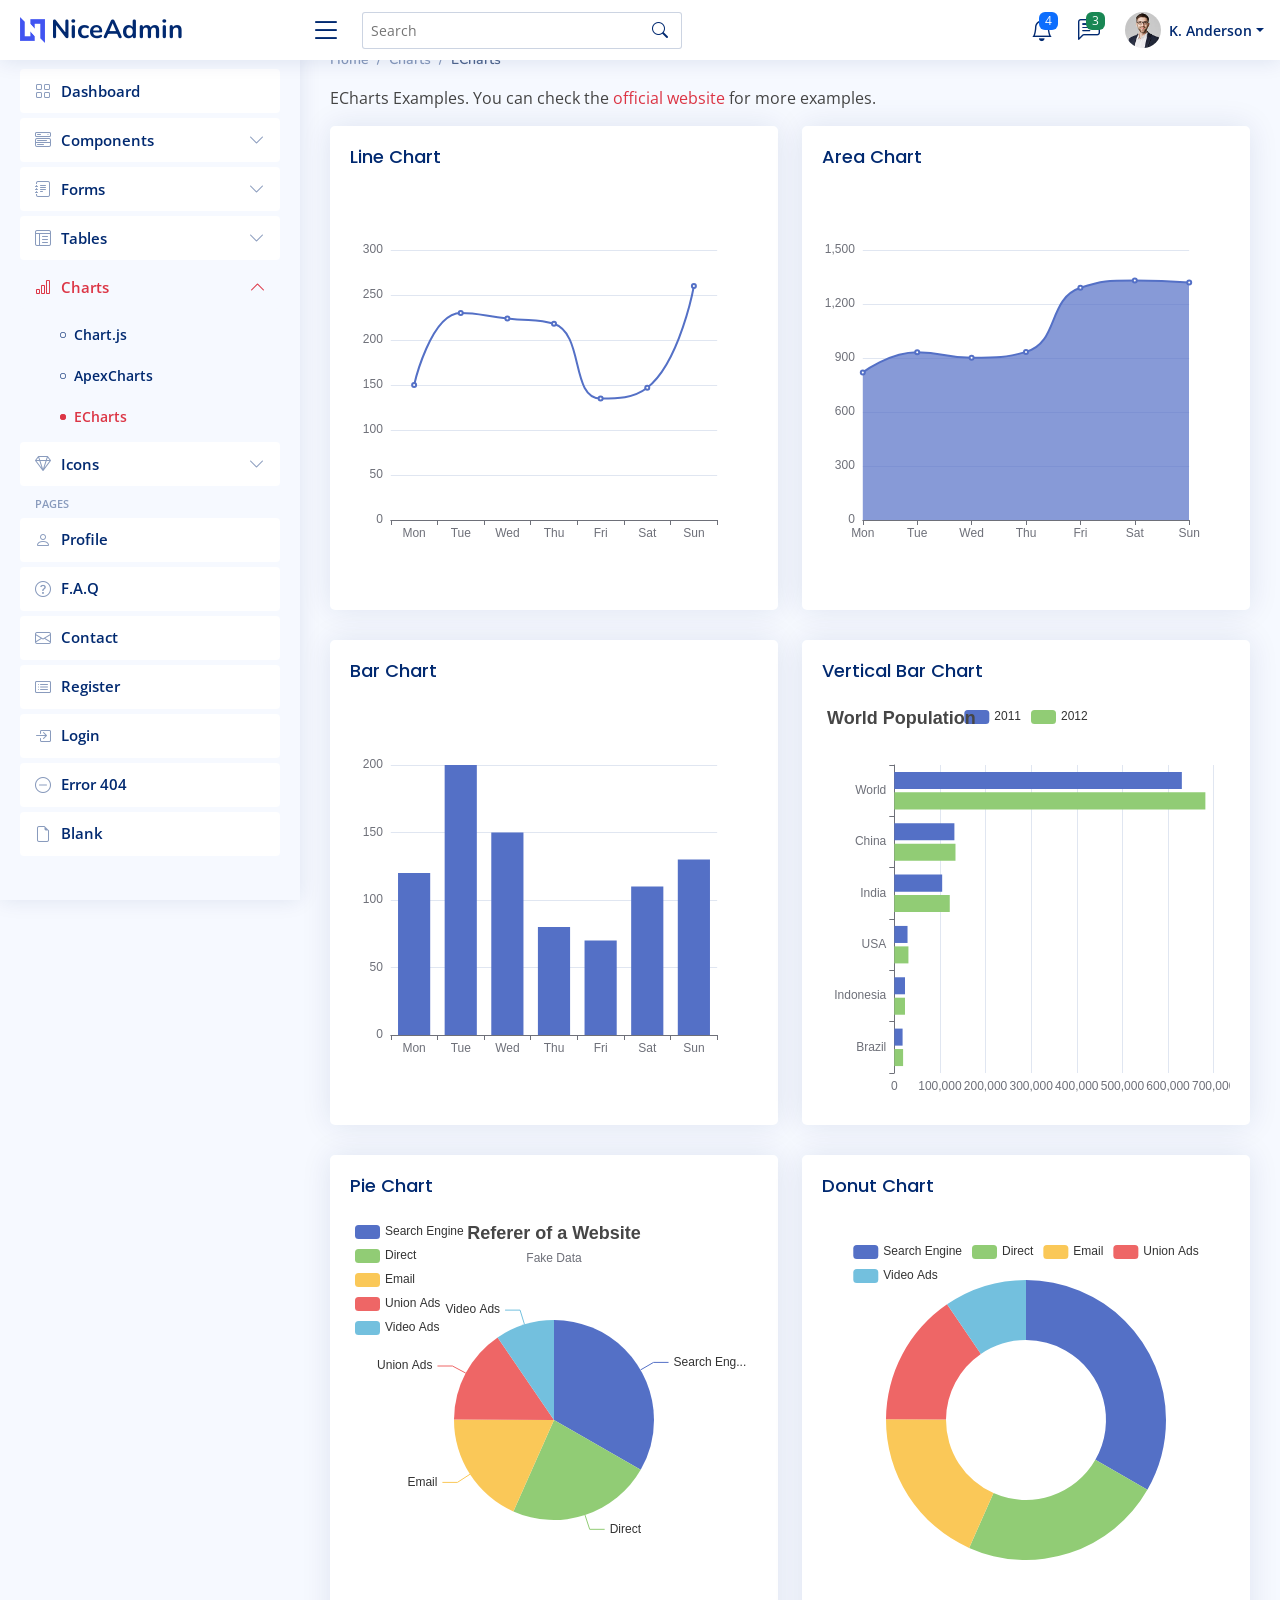
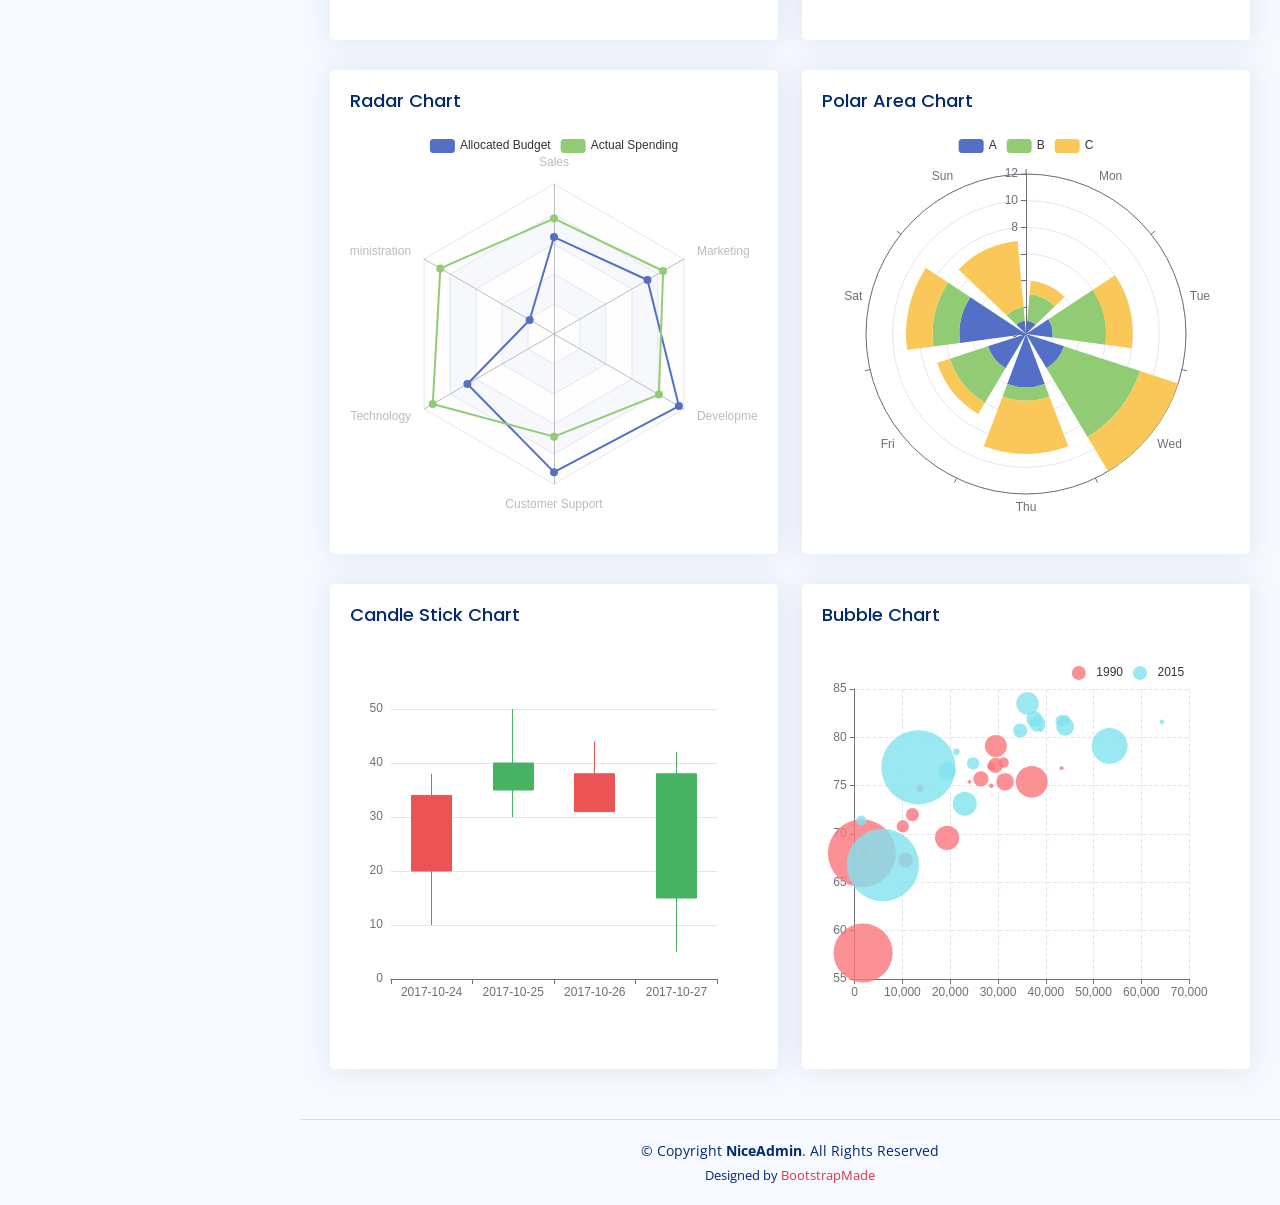
<file: NiceAdmin/charts-echarts.html>
<!DOCTYPE html>
<html lang="en">

<head>
  <meta charset="utf-8">
  <meta content="width=device-width, initial-scale=1.0" name="viewport">

  <title>Charts / ECharts - NiceAdmin Bootstrap Template</title>
  <meta content="" name="description">
  <meta content="" name="keywords">

  <!-- Favicons -->
  <link href="assets/img/favicon.png" rel="icon">
  <link href="assets/img/apple-touch-icon.png" rel="apple-touch-icon">

  <!-- Google Fonts -->
  <link href="https://fonts.gstatic.com" rel="preconnect">
  <link href="https://fonts.googleapis.com/css?family=Open+Sans:300,300i,400,400i,600,600i,700,700i|Nunito:300,300i,400,400i,600,600i,700,700i|Poppins:300,300i,400,400i,500,500i,600,600i,700,700i" rel="stylesheet">

  <!-- Vendor CSS Files -->
  <link href="assets/vendor/bootstrap/css/bootstrap.min.css" rel="stylesheet">
  <link href="assets/vendor/bootstrap-icons/bootstrap-icons.css" rel="stylesheet">
  <link href="assets/vendor/boxicons/css/boxicons.min.css" rel="stylesheet">
  <link href="assets/vendor/quill/quill.snow.css" rel="stylesheet">
  <link href="assets/vendor/quill/quill.bubble.css" rel="stylesheet">
  <link href="assets/vendor/remixicon/remixicon.css" rel="stylesheet">
  <link href="assets/vendor/simple-datatables/style.css" rel="stylesheet">

  <!-- Template Main CSS File -->
  <link href="assets/css/style.css" rel="stylesheet">

  <!-- =======================================================
  * Template Name: NiceAdmin
  * Updated: Mar 09 2023 with Bootstrap v5.2.3
  * Template URL: https://bootstrapmade.com/nice-admin-bootstrap-admin-html-template/
  * Author: BootstrapMade.com
  * License: https://bootstrapmade.com/license/
  ======================================================== -->
</head>

<body>

  <!-- ======= Header ======= -->
  <header id="header" class="header fixed-top d-flex align-items-center">

    <div class="d-flex align-items-center justify-content-between">
      <a href="index.html" class="logo d-flex align-items-center">
        <img src="assets/img/logo.png" alt="">
        <span class="d-none d-lg-block">NiceAdmin</span>
      </a>
      <i class="bi bi-list toggle-sidebar-btn"></i>
    </div><!-- End Logo -->

    <div class="search-bar">
      <form class="search-form d-flex align-items-center" method="POST" action="#">
        <input type="text" name="query" placeholder="Search" title="Enter search keyword">
        <button type="submit" title="Search"><i class="bi bi-search"></i></button>
      </form>
    </div><!-- End Search Bar -->

    <nav class="header-nav ms-auto">
      <ul class="d-flex align-items-center">

        <li class="nav-item d-block d-lg-none">
          <a class="nav-link nav-icon search-bar-toggle " href="#">
            <i class="bi bi-search"></i>
          </a>
        </li><!-- End Search Icon-->

        <li class="nav-item dropdown">

          <a class="nav-link nav-icon" href="#" data-bs-toggle="dropdown">
            <i class="bi bi-bell"></i>
            <span class="badge bg-primary badge-number">4</span>
          </a><!-- End Notification Icon -->

          <ul class="dropdown-menu dropdown-menu-end dropdown-menu-arrow notifications">
            <li class="dropdown-header">
              You have 4 new notifications
              <a href="#"><span class="badge rounded-pill bg-primary p-2 ms-2">View all</span></a>
            </li>
            <li>
              <hr class="dropdown-divider">
            </li>

            <li class="notification-item">
              <i class="bi bi-exclamation-circle text-warning"></i>
              <div>
                <h4>Lorem Ipsum</h4>
                <p>Quae dolorem earum veritatis oditseno</p>
                <p>30 min. ago</p>
              </div>
            </li>

            <li>
              <hr class="dropdown-divider">
            </li>

            <li class="notification-item">
              <i class="bi bi-x-circle text-danger"></i>
              <div>
                <h4>Atque rerum nesciunt</h4>
                <p>Quae dolorem earum veritatis oditseno</p>
                <p>1 hr. ago</p>
              </div>
            </li>

            <li>
              <hr class="dropdown-divider">
            </li>

            <li class="notification-item">
              <i class="bi bi-check-circle text-success"></i>
              <div>
                <h4>Sit rerum fuga</h4>
                <p>Quae dolorem earum veritatis oditseno</p>
                <p>2 hrs. ago</p>
              </div>
            </li>

            <li>
              <hr class="dropdown-divider">
            </li>

            <li class="notification-item">
              <i class="bi bi-info-circle text-primary"></i>
              <div>
                <h4>Dicta reprehenderit</h4>
                <p>Quae dolorem earum veritatis oditseno</p>
                <p>4 hrs. ago</p>
              </div>
            </li>

            <li>
              <hr class="dropdown-divider">
            </li>
            <li class="dropdown-footer">
              <a href="#">Show all notifications</a>
            </li>

          </ul><!-- End Notification Dropdown Items -->

        </li><!-- End Notification Nav -->

        <li class="nav-item dropdown">

          <a class="nav-link nav-icon" href="#" data-bs-toggle="dropdown">
            <i class="bi bi-chat-left-text"></i>
            <span class="badge bg-success badge-number">3</span>
          </a><!-- End Messages Icon -->

          <ul class="dropdown-menu dropdown-menu-end dropdown-menu-arrow messages">
            <li class="dropdown-header">
              You have 3 new messages
              <a href="#"><span class="badge rounded-pill bg-primary p-2 ms-2">View all</span></a>
            </li>
            <li>
              <hr class="dropdown-divider">
            </li>

            <li class="message-item">
              <a href="#">
                <img src="assets/img/messages-1.jpg" alt="" class="rounded-circle">
                <div>
                  <h4>Maria Hudson</h4>
                  <p>Velit asperiores et ducimus soluta repudiandae labore officia est ut...</p>
                  <p>4 hrs. ago</p>
                </div>
              </a>
            </li>
            <li>
              <hr class="dropdown-divider">
            </li>

            <li class="message-item">
              <a href="#">
                <img src="assets/img/messages-2.jpg" alt="" class="rounded-circle">
                <div>
                  <h4>Anna Nelson</h4>
                  <p>Velit asperiores et ducimus soluta repudiandae labore officia est ut...</p>
                  <p>6 hrs. ago</p>
                </div>
              </a>
            </li>
            <li>
              <hr class="dropdown-divider">
            </li>

            <li class="message-item">
              <a href="#">
                <img src="assets/img/messages-3.jpg" alt="" class="rounded-circle">
                <div>
                  <h4>David Muldon</h4>
                  <p>Velit asperiores et ducimus soluta repudiandae labore officia est ut...</p>
                  <p>8 hrs. ago</p>
                </div>
              </a>
            </li>
            <li>
              <hr class="dropdown-divider">
            </li>

            <li class="dropdown-footer">
              <a href="#">Show all messages</a>
            </li>

          </ul><!-- End Messages Dropdown Items -->

        </li><!-- End Messages Nav -->

        <li class="nav-item dropdown pe-3">

          <a class="nav-link nav-profile d-flex align-items-center pe-0" href="#" data-bs-toggle="dropdown">
            <img src="assets/img/profile-img.jpg" alt="Profile" class="rounded-circle">
            <span class="d-none d-md-block dropdown-toggle ps-2">K. Anderson</span>
          </a><!-- End Profile Iamge Icon -->

          <ul class="dropdown-menu dropdown-menu-end dropdown-menu-arrow profile">
            <li class="dropdown-header">
              <h6>Kevin Anderson</h6>
              <span>Web Designer</span>
            </li>
            <li>
              <hr class="dropdown-divider">
            </li>

            <li>
              <a class="dropdown-item d-flex align-items-center" href="users-profile.html">
                <i class="bi bi-person"></i>
                <span>My Profile</span>
              </a>
            </li>
            <li>
              <hr class="dropdown-divider">
            </li>

            <li>
              <a class="dropdown-item d-flex align-items-center" href="users-profile.html">
                <i class="bi bi-gear"></i>
                <span>Account Settings</span>
              </a>
            </li>
            <li>
              <hr class="dropdown-divider">
            </li>

            <li>
              <a class="dropdown-item d-flex align-items-center" href="pages-faq.html">
                <i class="bi bi-question-circle"></i>
                <span>Need Help?</span>
              </a>
            </li>
            <li>
              <hr class="dropdown-divider">
            </li>

            <li>
              <a class="dropdown-item d-flex align-items-center" href="#">
                <i class="bi bi-box-arrow-right"></i>
                <span>Sign Out</span>
              </a>
            </li>

          </ul><!-- End Profile Dropdown Items -->
        </li><!-- End Profile Nav -->

      </ul>
    </nav><!-- End Icons Navigation -->

  </header><!-- End Header -->

  <!-- ======= Sidebar ======= -->
  <aside id="sidebar" class="sidebar">

    <ul class="sidebar-nav" id="sidebar-nav">

      <li class="nav-item">
        <a class="nav-link collapsed" href="index.html">
          <i class="bi bi-grid"></i>
          <span>Dashboard</span>
        </a>
      </li><!-- End Dashboard Nav -->

      <li class="nav-item">
        <a class="nav-link collapsed" data-bs-target="#components-nav" data-bs-toggle="collapse" href="#">
          <i class="bi bi-menu-button-wide"></i><span>Components</span><i class="bi bi-chevron-down ms-auto"></i>
        </a>
        <ul id="components-nav" class="nav-content collapse " data-bs-parent="#sidebar-nav">
          <li>
            <a href="components-alerts.html">
              <i class="bi bi-circle"></i><span>Alerts</span>
            </a>
          </li>
          <li>
            <a href="components-accordion.html">
              <i class="bi bi-circle"></i><span>Accordion</span>
            </a>
          </li>
          <li>
            <a href="components-badges.html">
              <i class="bi bi-circle"></i><span>Badges</span>
            </a>
          </li>
          <li>
            <a href="components-breadcrumbs.html">
              <i class="bi bi-circle"></i><span>Breadcrumbs</span>
            </a>
          </li>
          <li>
            <a href="components-buttons.html">
              <i class="bi bi-circle"></i><span>Buttons</span>
            </a>
          </li>
          <li>
            <a href="components-cards.html">
              <i class="bi bi-circle"></i><span>Cards</span>
            </a>
          </li>
          <li>
            <a href="components-carousel.html">
              <i class="bi bi-circle"></i><span>Carousel</span>
            </a>
          </li>
          <li>
            <a href="components-list-group.html">
              <i class="bi bi-circle"></i><span>List group</span>
            </a>
          </li>
          <li>
            <a href="components-modal.html">
              <i class="bi bi-circle"></i><span>Modal</span>
            </a>
          </li>
          <li>
            <a href="components-tabs.html">
              <i class="bi bi-circle"></i><span>Tabs</span>
            </a>
          </li>
          <li>
            <a href="components-pagination.html">
              <i class="bi bi-circle"></i><span>Pagination</span>
            </a>
          </li>
          <li>
            <a href="components-progress.html">
              <i class="bi bi-circle"></i><span>Progress</span>
            </a>
          </li>
          <li>
            <a href="components-spinners.html">
              <i class="bi bi-circle"></i><span>Spinners</span>
            </a>
          </li>
          <li>
            <a href="components-tooltips.html">
              <i class="bi bi-circle"></i><span>Tooltips</span>
            </a>
          </li>
        </ul>
      </li><!-- End Components Nav -->

      <li class="nav-item">
        <a class="nav-link collapsed" data-bs-target="#forms-nav" data-bs-toggle="collapse" href="#">
          <i class="bi bi-journal-text"></i><span>Forms</span><i class="bi bi-chevron-down ms-auto"></i>
        </a>
        <ul id="forms-nav" class="nav-content collapse " data-bs-parent="#sidebar-nav">
          <li>
            <a href="forms-elements.html">
              <i class="bi bi-circle"></i><span>Form Elements</span>
            </a>
          </li>
          <li>
            <a href="forms-layouts.html">
              <i class="bi bi-circle"></i><span>Form Layouts</span>
            </a>
          </li>
          <li>
            <a href="forms-editors.html">
              <i class="bi bi-circle"></i><span>Form Editors</span>
            </a>
          </li>
          <li>
            <a href="forms-validation.html">
              <i class="bi bi-circle"></i><span>Form Validation</span>
            </a>
          </li>
        </ul>
      </li><!-- End Forms Nav -->

      <li class="nav-item">
        <a class="nav-link collapsed" data-bs-target="#tables-nav" data-bs-toggle="collapse" href="#">
          <i class="bi bi-layout-text-window-reverse"></i><span>Tables</span><i class="bi bi-chevron-down ms-auto"></i>
        </a>
        <ul id="tables-nav" class="nav-content collapse " data-bs-parent="#sidebar-nav">
          <li>
            <a href="tables-general.html">
              <i class="bi bi-circle"></i><span>General Tables</span>
            </a>
          </li>
          <li>
            <a href="tables-data.html">
              <i class="bi bi-circle"></i><span>Data Tables</span>
            </a>
          </li>
        </ul>
      </li><!-- End Tables Nav -->

      <li class="nav-item">
        <a class="nav-link " data-bs-target="#charts-nav" data-bs-toggle="collapse" href="#">
          <i class="bi bi-bar-chart"></i><span>Charts</span><i class="bi bi-chevron-down ms-auto"></i>
        </a>
        <ul id="charts-nav" class="nav-content collapse show" data-bs-parent="#sidebar-nav">
          <li>
            <a href="charts-chartjs.html">
              <i class="bi bi-circle"></i><span>Chart.js</span>
            </a>
          </li>
          <li>
            <a href="charts-apexcharts.html">
              <i class="bi bi-circle"></i><span>ApexCharts</span>
            </a>
          </li>
          <li>
            <a href="charts-echarts.html" class="active">
              <i class="bi bi-circle"></i><span>ECharts</span>
            </a>
          </li>
        </ul>
      </li><!-- End Charts Nav -->

      <li class="nav-item">
        <a class="nav-link collapsed" data-bs-target="#icons-nav" data-bs-toggle="collapse" href="#">
          <i class="bi bi-gem"></i><span>Icons</span><i class="bi bi-chevron-down ms-auto"></i>
        </a>
        <ul id="icons-nav" class="nav-content collapse " data-bs-parent="#sidebar-nav">
          <li>
            <a href="icons-bootstrap.html">
              <i class="bi bi-circle"></i><span>Bootstrap Icons</span>
            </a>
          </li>
          <li>
            <a href="icons-remix.html">
              <i class="bi bi-circle"></i><span>Remix Icons</span>
            </a>
          </li>
          <li>
            <a href="icons-boxicons.html">
              <i class="bi bi-circle"></i><span>Boxicons</span>
            </a>
          </li>
        </ul>
      </li><!-- End Icons Nav -->

      <li class="nav-heading">Pages</li>

      <li class="nav-item">
        <a class="nav-link collapsed" href="users-profile.html">
          <i class="bi bi-person"></i>
          <span>Profile</span>
        </a>
      </li><!-- End Profile Page Nav -->

      <li class="nav-item">
        <a class="nav-link collapsed" href="pages-faq.html">
          <i class="bi bi-question-circle"></i>
          <span>F.A.Q</span>
        </a>
      </li><!-- End F.A.Q Page Nav -->

      <li class="nav-item">
        <a class="nav-link collapsed" href="pages-contact.html">
          <i class="bi bi-envelope"></i>
          <span>Contact</span>
        </a>
      </li><!-- End Contact Page Nav -->

      <li class="nav-item">
        <a class="nav-link collapsed" href="pages-register.html">
          <i class="bi bi-card-list"></i>
          <span>Register</span>
        </a>
      </li><!-- End Register Page Nav -->

      <li class="nav-item">
        <a class="nav-link collapsed" href="pages-login.html">
          <i class="bi bi-box-arrow-in-right"></i>
          <span>Login</span>
        </a>
      </li><!-- End Login Page Nav -->

      <li class="nav-item">
        <a class="nav-link collapsed" href="pages-error-404.html">
          <i class="bi bi-dash-circle"></i>
          <span>Error 404</span>
        </a>
      </li><!-- End Error 404 Page Nav -->

      <li class="nav-item">
        <a class="nav-link collapsed" href="pages-blank.html">
          <i class="bi bi-file-earmark"></i>
          <span>Blank</span>
        </a>
      </li><!-- End Blank Page Nav -->

    </ul>

  </aside><!-- End Sidebar-->

  <main id="main" class="main">

    <div class="pagetitle">
      <h1>ECharts</h1>
      <nav>
        <ol class="breadcrumb">
          <li class="breadcrumb-item"><a href="index.html">Home</a></li>
          <li class="breadcrumb-item">Charts</li>
          <li class="breadcrumb-item active">ECharts</li>
        </ol>
      </nav>
    </div><!-- End Page Title -->

    <p>ECharts Examples. You can check the <a href="https://echarts.apache.org/examples/en/index.html" target="_blank">official website</a> for more examples.</p>

    <section class="section">
      <div class="row">

        <div class="col-lg-6">
          <div class="card">
            <div class="card-body">
              <h5 class="card-title">Line Chart</h5>

              <!-- Line Chart -->
              <div id="lineChart" style="min-height: 400px;" class="echart"></div>

              <script>
                document.addEventListener("DOMContentLoaded", () => {
                  echarts.init(document.querySelector("#lineChart")).setOption({
                    xAxis: {
                      type: 'category',
                      data: ['Mon', 'Tue', 'Wed', 'Thu', 'Fri', 'Sat', 'Sun']
                    },
                    yAxis: {
                      type: 'value'
                    },
                    series: [{
                      data: [150, 230, 224, 218, 135, 147, 260],
                      type: 'line',
                      smooth: true
                    }]
                  });
                });
              </script>
              <!-- End Line Chart -->

            </div>
          </div>
        </div>

        <div class="col-lg-6">
          <div class="card">
            <div class="card-body">
              <h5 class="card-title">Area Chart</h5>

              <!-- Area Chart -->
              <div id="areaChart" style="min-height: 400px;" class="echart"></div>

              <script>
                document.addEventListener("DOMContentLoaded", () => {
                  echarts.init(document.querySelector("#areaChart")).setOption({
                    xAxis: {
                      type: 'category',
                      boundaryGap: false,
                      data: ['Mon', 'Tue', 'Wed', 'Thu', 'Fri', 'Sat', 'Sun']
                    },
                    yAxis: {
                      type: 'value'
                    },
                    series: [{
                      data: [820, 932, 901, 934, 1290, 1330, 1320],
                      type: 'line',
                      smooth: true,
                      areaStyle: {}
                    }]
                  });
                });
              </script>
              <!-- End Area Chart -->

            </div>
          </div>
        </div>

        <div class="col-lg-6">
          <div class="card">
            <div class="card-body">
              <h5 class="card-title">Bar Chart</h5>

              <!-- Bar Chart -->
              <div id="barChart" style="min-height: 400px;" class="echart"></div>

              <script>
                document.addEventListener("DOMContentLoaded", () => {
                  echarts.init(document.querySelector("#barChart")).setOption({
                    xAxis: {
                      type: 'category',
                      data: ['Mon', 'Tue', 'Wed', 'Thu', 'Fri', 'Sat', 'Sun']
                    },
                    yAxis: {
                      type: 'value'
                    },
                    series: [{
                      data: [120, 200, 150, 80, 70, 110, 130],
                      type: 'bar'
                    }]
                  });
                });
              </script>
              <!-- End Bar Chart -->

            </div>
          </div>
        </div>

        <div class="col-lg-6">
          <div class="card">
            <div class="card-body">
              <h5 class="card-title">Vertical Bar Chart</h5>

              <!-- Vertical Bar Chart -->
              <div id="verticalBarChart" style="min-height: 400px;" class="echart"></div>

              <script>
                document.addEventListener("DOMContentLoaded", () => {
                  echarts.init(document.querySelector("#verticalBarChart")).setOption({
                    title: {
                      text: 'World Population'
                    },
                    tooltip: {
                      trigger: 'axis',
                      axisPointer: {
                        type: 'shadow'
                      }
                    },
                    legend: {},
                    grid: {
                      left: '3%',
                      right: '4%',
                      bottom: '3%',
                      containLabel: true
                    },
                    xAxis: {
                      type: 'value',
                      boundaryGap: [0, 0.01]
                    },
                    yAxis: {
                      type: 'category',
                      data: ['Brazil', 'Indonesia', 'USA', 'India', 'China', 'World']
                    },
                    series: [{
                        name: '2011',
                        type: 'bar',
                        data: [18203, 23489, 29034, 104970, 131744, 630230]
                      },
                      {
                        name: '2012',
                        type: 'bar',
                        data: [19325, 23438, 31000, 121594, 134141, 681807]
                      }
                    ]
                  });
                });
              </script>
              <!-- End Vertical Bar Chart -->

            </div>
          </div>
        </div>

        <div class="col-lg-6">
          <div class="card">
            <div class="card-body">
              <h5 class="card-title">Pie Chart</h5>

              <!-- Pie Chart -->
              <div id="pieChart" style="min-height: 400px;" class="echart"></div>

              <script>
                document.addEventListener("DOMContentLoaded", () => {
                  echarts.init(document.querySelector("#pieChart")).setOption({
                    title: {
                      text: 'Referer of a Website',
                      subtext: 'Fake Data',
                      left: 'center'
                    },
                    tooltip: {
                      trigger: 'item'
                    },
                    legend: {
                      orient: 'vertical',
                      left: 'left'
                    },
                    series: [{
                      name: 'Access From',
                      type: 'pie',
                      radius: '50%',
                      data: [{
                          value: 1048,
                          name: 'Search Engine'
                        },
                        {
                          value: 735,
                          name: 'Direct'
                        },
                        {
                          value: 580,
                          name: 'Email'
                        },
                        {
                          value: 484,
                          name: 'Union Ads'
                        },
                        {
                          value: 300,
                          name: 'Video Ads'
                        }
                      ],
                      emphasis: {
                        itemStyle: {
                          shadowBlur: 10,
                          shadowOffsetX: 0,
                          shadowColor: 'rgba(0, 0, 0, 0.5)'
                        }
                      }
                    }]
                  });
                });
              </script>
              <!-- End Pie Chart -->

            </div>
          </div>
        </div>

        <div class="col-lg-6">
          <div class="card">
            <div class="card-body">
              <h5 class="card-title">Donut Chart</h5>

              <!-- Donut Chart -->
              <div id="donutChart" style="min-height: 400px;" class="echart"></div>

              <script>
                document.addEventListener("DOMContentLoaded", () => {
                  echarts.init(document.querySelector("#donutChart")).setOption({
                    tooltip: {
                      trigger: 'item'
                    },
                    legend: {
                      top: '5%',
                      left: 'center'
                    },
                    series: [{
                      name: 'Access From',
                      type: 'pie',
                      radius: ['40%', '70%'],
                      avoidLabelOverlap: false,
                      label: {
                        show: false,
                        position: 'center'
                      },
                      emphasis: {
                        label: {
                          show: true,
                          fontSize: '18',
                          fontWeight: 'bold'
                        }
                      },
                      labelLine: {
                        show: false
                      },
                      data: [{
                          value: 1048,
                          name: 'Search Engine'
                        },
                        {
                          value: 735,
                          name: 'Direct'
                        },
                        {
                          value: 580,
                          name: 'Email'
                        },
                        {
                          value: 484,
                          name: 'Union Ads'
                        },
                        {
                          value: 300,
                          name: 'Video Ads'
                        }
                      ]
                    }]
                  });
                });
              </script>
              <!-- End Donut Chart -->

            </div>
          </div>
        </div>

        <div class="col-lg-6">
          <div class="card">
            <div class="card-body">
              <h5 class="card-title">Radar Chart</h5>

              <!-- Radar Chart -->
              <div id="radarChart" style="min-height: 400px;" class="echart"></div>

              <script>
                document.addEventListener("DOMContentLoaded", () => {
                  echarts.init(document.querySelector("#radarChart")).setOption({
                    legend: {
                      data: ['Allocated Budget', 'Actual Spending']
                    },
                    radar: {
                      // shape: 'circle',
                      indicator: [{
                          name: 'Sales',
                          max: 6500
                        },
                        {
                          name: 'Administration',
                          max: 16000
                        },
                        {
                          name: 'Information Technology',
                          max: 30000
                        },
                        {
                          name: 'Customer Support',
                          max: 38000
                        },
                        {
                          name: 'Development',
                          max: 52000
                        },
                        {
                          name: 'Marketing',
                          max: 25000
                        }
                      ]
                    },
                    series: [{
                      name: 'Budget vs spending',
                      type: 'radar',
                      data: [{
                          value: [4200, 3000, 20000, 35000, 50000, 18000],
                          name: 'Allocated Budget'
                        },
                        {
                          value: [5000, 14000, 28000, 26000, 42000, 21000],
                          name: 'Actual Spending'
                        }
                      ]
                    }]
                  });
                });
              </script>
              <!-- End Radar Chart -->

            </div>
          </div>
        </div>

        <div class="col-lg-6">
          <div class="card">
            <div class="card-body">
              <h5 class="card-title">Polar Area Chart</h5>

              <!-- Polar Area Chart -->
              <div id="polarAreaChart" style="min-height: 400px;" class="echart"></div>

              <script>
                document.addEventListener("DOMContentLoaded", () => {
                  echarts.init(document.querySelector("#polarAreaChart")).setOption({
                    angleAxis: {
                      type: 'category',
                      data: ['Mon', 'Tue', 'Wed', 'Thu', 'Fri', 'Sat', 'Sun']
                    },
                    radiusAxis: {},
                    polar: {},
                    series: [{
                        type: 'bar',
                        data: [1, 2, 3, 4, 3, 5, 1],
                        coordinateSystem: 'polar',
                        name: 'A',
                        stack: 'a',
                        emphasis: {
                          focus: 'series'
                        }
                      },
                      {
                        type: 'bar',
                        data: [2, 4, 6, 1, 3, 2, 1],
                        coordinateSystem: 'polar',
                        name: 'B',
                        stack: 'a',
                        emphasis: {
                          focus: 'series'
                        }
                      },
                      {
                        type: 'bar',
                        data: [1, 2, 3, 4, 1, 2, 5],
                        coordinateSystem: 'polar',
                        name: 'C',
                        stack: 'a',
                        emphasis: {
                          focus: 'series'
                        }
                      }
                    ],
                    legend: {
                      show: true,
                      data: ['A', 'B', 'C']
                    }
                  });
                });
              </script>
              <!-- End Polar Area Chart -->

            </div>
          </div>
        </div>

        <div class="col-lg-6">
          <div class="card">
            <div class="card-body">
              <h5 class="card-title">Candle Stick Chart</h5>

              <!-- Candle Stick Chart -->
              <div id="candleStickChart" style="min-height: 400px;" class="echart"></div>

              <script>
                document.addEventListener("DOMContentLoaded", () => {
                  echarts.init(document.querySelector("#candleStickChart")).setOption({
                    xAxis: {
                      data: ['2017-10-24', '2017-10-25', '2017-10-26', '2017-10-27']
                    },
                    yAxis: {},
                    series: [{
                      type: 'candlestick',
                      data: [
                        [20, 34, 10, 38],
                        [40, 35, 30, 50],
                        [31, 38, 33, 44],
                        [38, 15, 5, 42]
                      ]
                    }]
                  });
                });
              </script>
              <!-- End Candle Stick Chart -->

            </div>
          </div>
        </div>

        <div class="col-lg-6">
          <div class="card">
            <div class="card-body">
              <h5 class="card-title">Bubble Chart</h5>

              <!-- Bubble Chart -->
              <div id="bubbleChart" style="min-height: 400px;" class="echart"></div>

              <script>
                document.addEventListener("DOMContentLoaded", () => {
                  const data = [
                    [
                      [28604, 77, 17096869, 'Australia', 1990],
                      [31163, 77.4, 27662440, 'Canada', 1990],
                      [1516, 68, 1154605773, 'China', 1990],
                      [13670, 74.7, 10582082, 'Cuba', 1990],
                      [28599, 75, 4986705, 'Finland', 1990],
                      [29476, 77.1, 56943299, 'France', 1990],
                      [31476, 75.4, 78958237, 'Germany', 1990],
                      [28666, 78.1, 254830, 'Iceland', 1990],
                      [1777, 57.7, 870601776, 'India', 1990],
                      [29550, 79.1, 122249285, 'Japan', 1990],
                      [2076, 67.9, 20194354, 'North Korea', 1990],
                      [12087, 72, 42972254, 'South Korea', 1990],
                      [24021, 75.4, 3397534, 'New Zealand', 1990],
                      [43296, 76.8, 4240375, 'Norway', 1990],
                      [10088, 70.8, 38195258, 'Poland', 1990],
                      [19349, 69.6, 147568552, 'Russia', 1990],
                      [10670, 67.3, 53994605, 'Turkey', 1990],
                      [26424, 75.7, 57110117, 'United Kingdom', 1990],
                      [37062, 75.4, 252847810, 'United States', 1990]
                    ],
                    [
                      [44056, 81.8, 23968973, 'Australia', 2015],
                      [43294, 81.7, 35939927, 'Canada', 2015],
                      [13334, 76.9, 1376048943, 'China', 2015],
                      [21291, 78.5, 11389562, 'Cuba', 2015],
                      [38923, 80.8, 5503457, 'Finland', 2015],
                      [37599, 81.9, 64395345, 'France', 2015],
                      [44053, 81.1, 80688545, 'Germany', 2015],
                      [42182, 82.8, 329425, 'Iceland', 2015],
                      [5903, 66.8, 1311050527, 'India', 2015],
                      [36162, 83.5, 126573481, 'Japan', 2015],
                      [1390, 71.4, 25155317, 'North Korea', 2015],
                      [34644, 80.7, 50293439, 'South Korea', 2015],
                      [34186, 80.6, 4528526, 'New Zealand', 2015],
                      [64304, 81.6, 5210967, 'Norway', 2015],
                      [24787, 77.3, 38611794, 'Poland', 2015],
                      [23038, 73.13, 143456918, 'Russia', 2015],
                      [19360, 76.5, 78665830, 'Turkey', 2015],
                      [38225, 81.4, 64715810, 'United Kingdom', 2015],
                      [53354, 79.1, 321773631, 'United States', 2015]
                    ]
                  ];
                  echarts.init(document.querySelector("#bubbleChart")).setOption({
                    legend: {
                      right: '10%',
                      top: '3%',
                      data: ['1990', '2015']
                    },
                    grid: {
                      left: '8%',
                      top: '10%'
                    },
                    xAxis: {
                      splitLine: {
                        lineStyle: {
                          type: 'dashed'
                        }
                      }
                    },
                    yAxis: {
                      splitLine: {
                        lineStyle: {
                          type: 'dashed'
                        }
                      },
                      scale: true
                    },
                    series: [{
                        name: '1990',
                        data: data[0],
                        type: 'scatter',
                        symbolSize: function(data) {
                          return Math.sqrt(data[2]) / 5e2;
                        },
                        emphasis: {
                          focus: 'series',
                          label: {
                            show: true,
                            formatter: function(param) {
                              return param.data[3];
                            },
                            position: 'top'
                          }
                        },
                        itemStyle: {
                          color: 'rgb(251, 118, 123)'
                        }
                      },
                      {
                        name: '2015',
                        data: data[1],
                        type: 'scatter',
                        symbolSize: function(data) {
                          return Math.sqrt(data[2]) / 5e2;
                        },
                        emphasis: {
                          focus: 'series',
                          label: {
                            show: true,
                            formatter: function(param) {
                              return param.data[3];
                            },
                            position: 'top'
                          }
                        },
                        itemStyle: {
                          color: 'rgb(129, 227, 238)'
                        }
                      }
                    ]
                  });
                });
              </script>
              <!-- End Bubble Chart -->

            </div>
          </div>
        </div>

      </div>
    </section>

  </main><!-- End #main -->

  <!-- ======= Footer ======= -->
  <footer id="footer" class="footer">
    <div class="copyright">
      &copy; Copyright <strong><span>NiceAdmin</span></strong>. All Rights Reserved
    </div>
    <div class="credits">
      <!-- All the links in the footer should remain intact. -->
      <!-- You can delete the links only if you purchased the pro version. -->
      <!-- Licensing information: https://bootstrapmade.com/license/ -->
      <!-- Purchase the pro version with working PHP/AJAX contact form: https://bootstrapmade.com/nice-admin-bootstrap-admin-html-template/ -->
      Designed by <a href="https://bootstrapmade.com/">BootstrapMade</a>
    </div>
  </footer><!-- End Footer -->

  <a href="#" class="back-to-top d-flex align-items-center justify-content-center"><i class="bi bi-arrow-up-short"></i></a>

  <!-- Vendor JS Files -->
  <script src="assets/vendor/apexcharts/apexcharts.min.js"></script>
  <script src="assets/vendor/bootstrap/js/bootstrap.bundle.min.js"></script>
  <script src="assets/vendor/chart.js/chart.umd.js"></script>
  <script src="assets/vendor/echarts/echarts.min.js"></script>
  <script src="assets/vendor/quill/quill.min.js"></script>
  <script src="assets/vendor/simple-datatables/simple-datatables.js"></script>
  <script src="assets/vendor/tinymce/tinymce.min.js"></script>
  <script src="assets/vendor/php-email-form/validate.js"></script>

  <!-- Template Main JS File -->
  <script src="assets/js/main.js"></script>

</body>

</html>
</file>
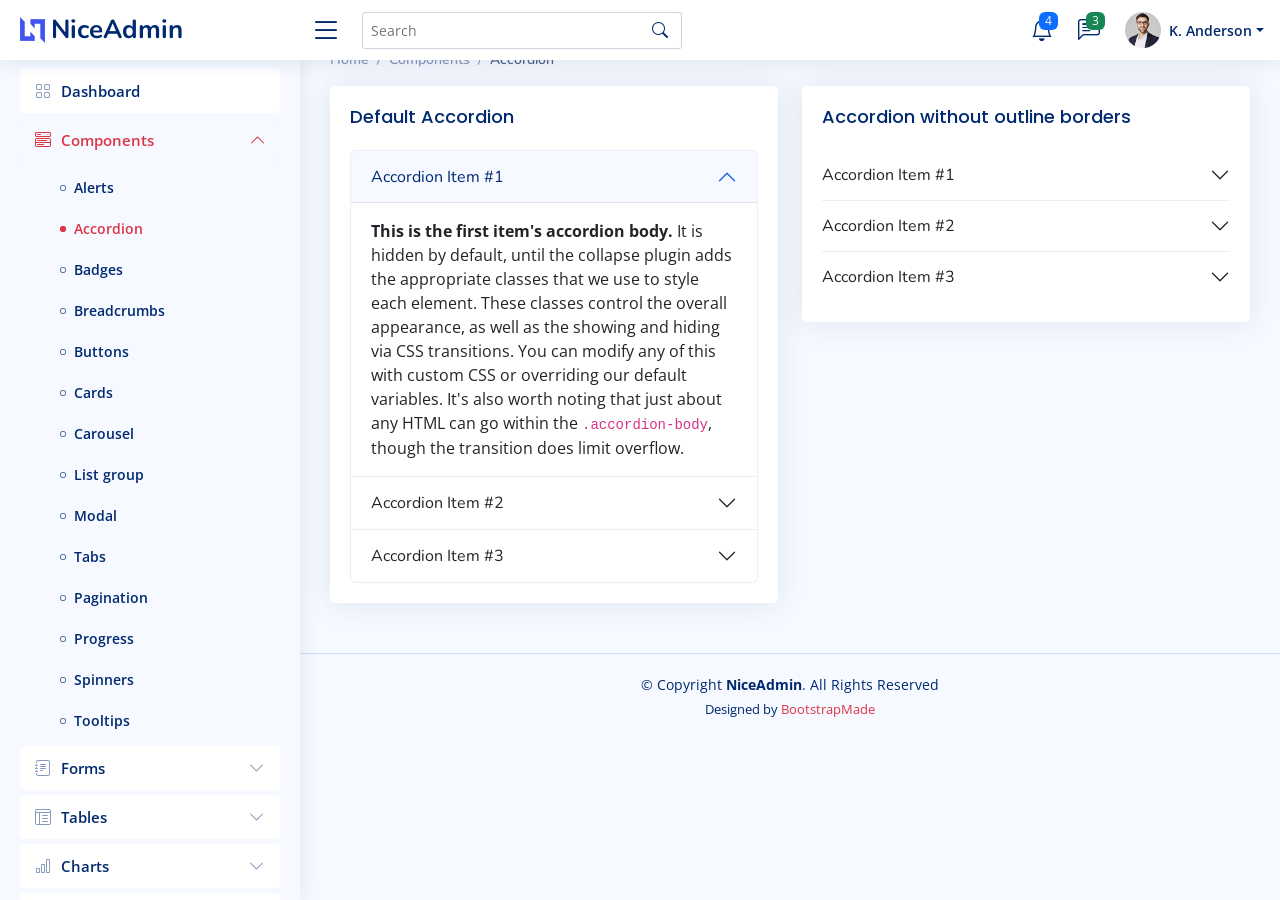
<file: NiceAdmin/components-accordion.html>
<!DOCTYPE html>
<html lang="en">

<head>
  <meta charset="utf-8">
  <meta content="width=device-width, initial-scale=1.0" name="viewport">

  <title>Components / Accordion - NiceAdmin Bootstrap Template</title>
  <meta content="" name="description">
  <meta content="" name="keywords">

  <!-- Favicons -->
  <link href="assets/img/favicon.png" rel="icon">
  <link href="assets/img/apple-touch-icon.png" rel="apple-touch-icon">

  <!-- Google Fonts -->
  <link href="https://fonts.gstatic.com" rel="preconnect">
  <link href="https://fonts.googleapis.com/css?family=Open+Sans:300,300i,400,400i,600,600i,700,700i|Nunito:300,300i,400,400i,600,600i,700,700i|Poppins:300,300i,400,400i,500,500i,600,600i,700,700i" rel="stylesheet">

  <!-- Vendor CSS Files -->
  <link href="assets/vendor/bootstrap/css/bootstrap.min.css" rel="stylesheet">
  <link href="assets/vendor/bootstrap-icons/bootstrap-icons.css" rel="stylesheet">
  <link href="assets/vendor/boxicons/css/boxicons.min.css" rel="stylesheet">
  <link href="assets/vendor/quill/quill.snow.css" rel="stylesheet">
  <link href="assets/vendor/quill/quill.bubble.css" rel="stylesheet">
  <link href="assets/vendor/remixicon/remixicon.css" rel="stylesheet">
  <link href="assets/vendor/simple-datatables/style.css" rel="stylesheet">

  <!-- Template Main CSS File -->
  <link href="assets/css/style.css" rel="stylesheet">

  <!-- =======================================================
  * Template Name: NiceAdmin
  * Updated: Mar 09 2023 with Bootstrap v5.2.3
  * Template URL: https://bootstrapmade.com/nice-admin-bootstrap-admin-html-template/
  * Author: BootstrapMade.com
  * License: https://bootstrapmade.com/license/
  ======================================================== -->
</head>

<body>

  <!-- ======= Header ======= -->
  <header id="header" class="header fixed-top d-flex align-items-center">

    <div class="d-flex align-items-center justify-content-between">
      <a href="index.html" class="logo d-flex align-items-center">
        <img src="assets/img/logo.png" alt="">
        <span class="d-none d-lg-block">NiceAdmin</span>
      </a>
      <i class="bi bi-list toggle-sidebar-btn"></i>
    </div><!-- End Logo -->

    <div class="search-bar">
      <form class="search-form d-flex align-items-center" method="POST" action="#">
        <input type="text" name="query" placeholder="Search" title="Enter search keyword">
        <button type="submit" title="Search"><i class="bi bi-search"></i></button>
      </form>
    </div><!-- End Search Bar -->

    <nav class="header-nav ms-auto">
      <ul class="d-flex align-items-center">

        <li class="nav-item d-block d-lg-none">
          <a class="nav-link nav-icon search-bar-toggle " href="#">
            <i class="bi bi-search"></i>
          </a>
        </li><!-- End Search Icon-->

        <li class="nav-item dropdown">

          <a class="nav-link nav-icon" href="#" data-bs-toggle="dropdown">
            <i class="bi bi-bell"></i>
            <span class="badge bg-primary badge-number">4</span>
          </a><!-- End Notification Icon -->

          <ul class="dropdown-menu dropdown-menu-end dropdown-menu-arrow notifications">
            <li class="dropdown-header">
              You have 4 new notifications
              <a href="#"><span class="badge rounded-pill bg-primary p-2 ms-2">View all</span></a>
            </li>
            <li>
              <hr class="dropdown-divider">
            </li>

            <li class="notification-item">
              <i class="bi bi-exclamation-circle text-warning"></i>
              <div>
                <h4>Lorem Ipsum</h4>
                <p>Quae dolorem earum veritatis oditseno</p>
                <p>30 min. ago</p>
              </div>
            </li>

            <li>
              <hr class="dropdown-divider">
            </li>

            <li class="notification-item">
              <i class="bi bi-x-circle text-danger"></i>
              <div>
                <h4>Atque rerum nesciunt</h4>
                <p>Quae dolorem earum veritatis oditseno</p>
                <p>1 hr. ago</p>
              </div>
            </li>

            <li>
              <hr class="dropdown-divider">
            </li>

            <li class="notification-item">
              <i class="bi bi-check-circle text-success"></i>
              <div>
                <h4>Sit rerum fuga</h4>
                <p>Quae dolorem earum veritatis oditseno</p>
                <p>2 hrs. ago</p>
              </div>
            </li>

            <li>
              <hr class="dropdown-divider">
            </li>

            <li class="notification-item">
              <i class="bi bi-info-circle text-primary"></i>
              <div>
                <h4>Dicta reprehenderit</h4>
                <p>Quae dolorem earum veritatis oditseno</p>
                <p>4 hrs. ago</p>
              </div>
            </li>

            <li>
              <hr class="dropdown-divider">
            </li>
            <li class="dropdown-footer">
              <a href="#">Show all notifications</a>
            </li>

          </ul><!-- End Notification Dropdown Items -->

        </li><!-- End Notification Nav -->

        <li class="nav-item dropdown">

          <a class="nav-link nav-icon" href="#" data-bs-toggle="dropdown">
            <i class="bi bi-chat-left-text"></i>
            <span class="badge bg-success badge-number">3</span>
          </a><!-- End Messages Icon -->

          <ul class="dropdown-menu dropdown-menu-end dropdown-menu-arrow messages">
            <li class="dropdown-header">
              You have 3 new messages
              <a href="#"><span class="badge rounded-pill bg-primary p-2 ms-2">View all</span></a>
            </li>
            <li>
              <hr class="dropdown-divider">
            </li>

            <li class="message-item">
              <a href="#">
                <img src="assets/img/messages-1.jpg" alt="" class="rounded-circle">
                <div>
                  <h4>Maria Hudson</h4>
                  <p>Velit asperiores et ducimus soluta repudiandae labore officia est ut...</p>
                  <p>4 hrs. ago</p>
                </div>
              </a>
            </li>
            <li>
              <hr class="dropdown-divider">
            </li>

            <li class="message-item">
              <a href="#">
                <img src="assets/img/messages-2.jpg" alt="" class="rounded-circle">
                <div>
                  <h4>Anna Nelson</h4>
                  <p>Velit asperiores et ducimus soluta repudiandae labore officia est ut...</p>
                  <p>6 hrs. ago</p>
                </div>
              </a>
            </li>
            <li>
              <hr class="dropdown-divider">
            </li>

            <li class="message-item">
              <a href="#">
                <img src="assets/img/messages-3.jpg" alt="" class="rounded-circle">
                <div>
                  <h4>David Muldon</h4>
                  <p>Velit asperiores et ducimus soluta repudiandae labore officia est ut...</p>
                  <p>8 hrs. ago</p>
                </div>
              </a>
            </li>
            <li>
              <hr class="dropdown-divider">
            </li>

            <li class="dropdown-footer">
              <a href="#">Show all messages</a>
            </li>

          </ul><!-- End Messages Dropdown Items -->

        </li><!-- End Messages Nav -->

        <li class="nav-item dropdown pe-3">

          <a class="nav-link nav-profile d-flex align-items-center pe-0" href="#" data-bs-toggle="dropdown">
            <img src="assets/img/profile-img.jpg" alt="Profile" class="rounded-circle">
            <span class="d-none d-md-block dropdown-toggle ps-2">K. Anderson</span>
          </a><!-- End Profile Iamge Icon -->

          <ul class="dropdown-menu dropdown-menu-end dropdown-menu-arrow profile">
            <li class="dropdown-header">
              <h6>Kevin Anderson</h6>
              <span>Web Designer</span>
            </li>
            <li>
              <hr class="dropdown-divider">
            </li>

            <li>
              <a class="dropdown-item d-flex align-items-center" href="users-profile.html">
                <i class="bi bi-person"></i>
                <span>My Profile</span>
              </a>
            </li>
            <li>
              <hr class="dropdown-divider">
            </li>

            <li>
              <a class="dropdown-item d-flex align-items-center" href="users-profile.html">
                <i class="bi bi-gear"></i>
                <span>Account Settings</span>
              </a>
            </li>
            <li>
              <hr class="dropdown-divider">
            </li>

            <li>
              <a class="dropdown-item d-flex align-items-center" href="pages-faq.html">
                <i class="bi bi-question-circle"></i>
                <span>Need Help?</span>
              </a>
            </li>
            <li>
              <hr class="dropdown-divider">
            </li>

            <li>
              <a class="dropdown-item d-flex align-items-center" href="#">
                <i class="bi bi-box-arrow-right"></i>
                <span>Sign Out</span>
              </a>
            </li>

          </ul><!-- End Profile Dropdown Items -->
        </li><!-- End Profile Nav -->

      </ul>
    </nav><!-- End Icons Navigation -->

  </header><!-- End Header -->

  <!-- ======= Sidebar ======= -->
  <aside id="sidebar" class="sidebar">

    <ul class="sidebar-nav" id="sidebar-nav">

      <li class="nav-item">
        <a class="nav-link collapsed" href="index.html">
          <i class="bi bi-grid"></i>
          <span>Dashboard</span>
        </a>
      </li><!-- End Dashboard Nav -->

      <li class="nav-item">
        <a class="nav-link " data-bs-target="#components-nav" data-bs-toggle="collapse" href="#">
          <i class="bi bi-menu-button-wide"></i><span>Components</span><i class="bi bi-chevron-down ms-auto"></i>
        </a>
        <ul id="components-nav" class="nav-content collapse show" data-bs-parent="#sidebar-nav">
          <li>
            <a href="components-alerts.html">
              <i class="bi bi-circle"></i><span>Alerts</span>
            </a>
          </li>
          <li>
            <a href="components-accordion.html" class="active">
              <i class="bi bi-circle"></i><span>Accordion</span>
            </a>
          </li>
          <li>
            <a href="components-badges.html">
              <i class="bi bi-circle"></i><span>Badges</span>
            </a>
          </li>
          <li>
            <a href="components-breadcrumbs.html">
              <i class="bi bi-circle"></i><span>Breadcrumbs</span>
            </a>
          </li>
          <li>
            <a href="components-buttons.html">
              <i class="bi bi-circle"></i><span>Buttons</span>
            </a>
          </li>
          <li>
            <a href="components-cards.html">
              <i class="bi bi-circle"></i><span>Cards</span>
            </a>
          </li>
          <li>
            <a href="components-carousel.html">
              <i class="bi bi-circle"></i><span>Carousel</span>
            </a>
          </li>
          <li>
            <a href="components-list-group.html">
              <i class="bi bi-circle"></i><span>List group</span>
            </a>
          </li>
          <li>
            <a href="components-modal.html">
              <i class="bi bi-circle"></i><span>Modal</span>
            </a>
          </li>
          <li>
            <a href="components-tabs.html">
              <i class="bi bi-circle"></i><span>Tabs</span>
            </a>
          </li>
          <li>
            <a href="components-pagination.html">
              <i class="bi bi-circle"></i><span>Pagination</span>
            </a>
          </li>
          <li>
            <a href="components-progress.html">
              <i class="bi bi-circle"></i><span>Progress</span>
            </a>
          </li>
          <li>
            <a href="components-spinners.html">
              <i class="bi bi-circle"></i><span>Spinners</span>
            </a>
          </li>
          <li>
            <a href="components-tooltips.html">
              <i class="bi bi-circle"></i><span>Tooltips</span>
            </a>
          </li>
        </ul>
      </li><!-- End Components Nav -->

      <li class="nav-item">
        <a class="nav-link collapsed" data-bs-target="#forms-nav" data-bs-toggle="collapse" href="#">
          <i class="bi bi-journal-text"></i><span>Forms</span><i class="bi bi-chevron-down ms-auto"></i>
        </a>
        <ul id="forms-nav" class="nav-content collapse " data-bs-parent="#sidebar-nav">
          <li>
            <a href="forms-elements.html">
              <i class="bi bi-circle"></i><span>Form Elements</span>
            </a>
          </li>
          <li>
            <a href="forms-layouts.html">
              <i class="bi bi-circle"></i><span>Form Layouts</span>
            </a>
          </li>
          <li>
            <a href="forms-editors.html">
              <i class="bi bi-circle"></i><span>Form Editors</span>
            </a>
          </li>
          <li>
            <a href="forms-validation.html">
              <i class="bi bi-circle"></i><span>Form Validation</span>
            </a>
          </li>
        </ul>
      </li><!-- End Forms Nav -->

      <li class="nav-item">
        <a class="nav-link collapsed" data-bs-target="#tables-nav" data-bs-toggle="collapse" href="#">
          <i class="bi bi-layout-text-window-reverse"></i><span>Tables</span><i class="bi bi-chevron-down ms-auto"></i>
        </a>
        <ul id="tables-nav" class="nav-content collapse " data-bs-parent="#sidebar-nav">
          <li>
            <a href="tables-general.html">
              <i class="bi bi-circle"></i><span>General Tables</span>
            </a>
          </li>
          <li>
            <a href="tables-data.html">
              <i class="bi bi-circle"></i><span>Data Tables</span>
            </a>
          </li>
        </ul>
      </li><!-- End Tables Nav -->

      <li class="nav-item">
        <a class="nav-link collapsed" data-bs-target="#charts-nav" data-bs-toggle="collapse" href="#">
          <i class="bi bi-bar-chart"></i><span>Charts</span><i class="bi bi-chevron-down ms-auto"></i>
        </a>
        <ul id="charts-nav" class="nav-content collapse " data-bs-parent="#sidebar-nav">
          <li>
            <a href="charts-chartjs.html">
              <i class="bi bi-circle"></i><span>Chart.js</span>
            </a>
          </li>
          <li>
            <a href="charts-apexcharts.html">
              <i class="bi bi-circle"></i><span>ApexCharts</span>
            </a>
          </li>
          <li>
            <a href="charts-echarts.html">
              <i class="bi bi-circle"></i><span>ECharts</span>
            </a>
          </li>
        </ul>
      </li><!-- End Charts Nav -->

      <li class="nav-item">
        <a class="nav-link collapsed" data-bs-target="#icons-nav" data-bs-toggle="collapse" href="#">
          <i class="bi bi-gem"></i><span>Icons</span><i class="bi bi-chevron-down ms-auto"></i>
        </a>
        <ul id="icons-nav" class="nav-content collapse " data-bs-parent="#sidebar-nav">
          <li>
            <a href="icons-bootstrap.html">
              <i class="bi bi-circle"></i><span>Bootstrap Icons</span>
            </a>
          </li>
          <li>
            <a href="icons-remix.html">
              <i class="bi bi-circle"></i><span>Remix Icons</span>
            </a>
          </li>
          <li>
            <a href="icons-boxicons.html">
              <i class="bi bi-circle"></i><span>Boxicons</span>
            </a>
          </li>
        </ul>
      </li><!-- End Icons Nav -->

      <li class="nav-heading">Pages</li>

      <li class="nav-item">
        <a class="nav-link collapsed" href="users-profile.html">
          <i class="bi bi-person"></i>
          <span>Profile</span>
        </a>
      </li><!-- End Profile Page Nav -->

      <li class="nav-item">
        <a class="nav-link collapsed" href="pages-faq.html">
          <i class="bi bi-question-circle"></i>
          <span>F.A.Q</span>
        </a>
      </li><!-- End F.A.Q Page Nav -->

      <li class="nav-item">
        <a class="nav-link collapsed" href="pages-contact.html">
          <i class="bi bi-envelope"></i>
          <span>Contact</span>
        </a>
      </li><!-- End Contact Page Nav -->

      <li class="nav-item">
        <a class="nav-link collapsed" href="pages-register.html">
          <i class="bi bi-card-list"></i>
          <span>Register</span>
        </a>
      </li><!-- End Register Page Nav -->

      <li class="nav-item">
        <a class="nav-link collapsed" href="pages-login.html">
          <i class="bi bi-box-arrow-in-right"></i>
          <span>Login</span>
        </a>
      </li><!-- End Login Page Nav -->

      <li class="nav-item">
        <a class="nav-link collapsed" href="pages-error-404.html">
          <i class="bi bi-dash-circle"></i>
          <span>Error 404</span>
        </a>
      </li><!-- End Error 404 Page Nav -->

      <li class="nav-item">
        <a class="nav-link collapsed" href="pages-blank.html">
          <i class="bi bi-file-earmark"></i>
          <span>Blank</span>
        </a>
      </li><!-- End Blank Page Nav -->

    </ul>

  </aside><!-- End Sidebar-->

  <main id="main" class="main">

    <div class="pagetitle">
      <h1>Accordion</h1>
      <nav>
        <ol class="breadcrumb">
          <li class="breadcrumb-item"><a href="index.html">Home</a></li>
          <li class="breadcrumb-item">Components</li>
          <li class="breadcrumb-item active">Accordion</li>
        </ol>
      </nav>
    </div><!-- End Page Title -->

    <section class="section">
      <div class="row">
        <div class="col-lg-6">

          <div class="card">
            <div class="card-body">
              <h5 class="card-title">Default Accordion</h5>

              <!-- Default Accordion -->
              <div class="accordion" id="accordionExample">
                <div class="accordion-item">
                  <h2 class="accordion-header" id="headingOne">
                    <button class="accordion-button" type="button" data-bs-toggle="collapse" data-bs-target="#collapseOne" aria-expanded="true" aria-controls="collapseOne">
                      Accordion Item #1
                    </button>
                  </h2>
                  <div id="collapseOne" class="accordion-collapse collapse show" aria-labelledby="headingOne" data-bs-parent="#accordionExample">
                    <div class="accordion-body">
                      <strong>This is the first item's accordion body.</strong> It is hidden by default, until the collapse plugin adds the appropriate classes that we use to style each element. These classes control the overall appearance, as well as the showing and hiding via CSS transitions. You can modify any of this with custom CSS or overriding our default variables. It's also worth noting that just about any HTML can go within the <code>.accordion-body</code>, though the transition does limit overflow.
                    </div>
                  </div>
                </div>
                <div class="accordion-item">
                  <h2 class="accordion-header" id="headingTwo">
                    <button class="accordion-button collapsed" type="button" data-bs-toggle="collapse" data-bs-target="#collapseTwo" aria-expanded="false" aria-controls="collapseTwo">
                      Accordion Item #2
                    </button>
                  </h2>
                  <div id="collapseTwo" class="accordion-collapse collapse" aria-labelledby="headingTwo" data-bs-parent="#accordionExample">
                    <div class="accordion-body">
                      <strong>This is the second item's accordion body.</strong> It is hidden by default, until the collapse plugin adds the appropriate classes that we use to style each element. These classes control the overall appearance, as well as the showing and hiding via CSS transitions. You can modify any of this with custom CSS or overriding our default variables. It's also worth noting that just about any HTML can go within the <code>.accordion-body</code>, though the transition does limit overflow.
                    </div>
                  </div>
                </div>
                <div class="accordion-item">
                  <h2 class="accordion-header" id="headingThree">
                    <button class="accordion-button collapsed" type="button" data-bs-toggle="collapse" data-bs-target="#collapseThree" aria-expanded="false" aria-controls="collapseThree">
                      Accordion Item #3
                    </button>
                  </h2>
                  <div id="collapseThree" class="accordion-collapse collapse" aria-labelledby="headingThree" data-bs-parent="#accordionExample">
                    <div class="accordion-body">
                      <strong>This is the third item's accordion body.</strong> It is hidden by default, until the collapse plugin adds the appropriate classes that we use to style each element. These classes control the overall appearance, as well as the showing and hiding via CSS transitions. You can modify any of this with custom CSS or overriding our default variables. It's also worth noting that just about any HTML can go within the <code>.accordion-body</code>, though the transition does limit overflow.
                    </div>
                  </div>
                </div>
              </div><!-- End Default Accordion Example -->

            </div>
          </div>

        </div>

        <div class="col-lg-6">

          <div class="card">
            <div class="card-body">
              <h5 class="card-title">Accordion without outline borders</h5>

              <!-- Accordion without outline borders -->
              <div class="accordion accordion-flush" id="accordionFlushExample">
                <div class="accordion-item">
                  <h2 class="accordion-header" id="flush-headingOne">
                    <button class="accordion-button collapsed" type="button" data-bs-toggle="collapse" data-bs-target="#flush-collapseOne" aria-expanded="false" aria-controls="flush-collapseOne">
                      Accordion Item #1
                    </button>
                  </h2>
                  <div id="flush-collapseOne" class="accordion-collapse collapse" aria-labelledby="flush-headingOne" data-bs-parent="#accordionFlushExample">
                    <div class="accordion-body">Placeholder content for this accordion, which is intended to demonstrate the <code>.accordion-flush</code> class. This is the first item's accordion body.</div>
                  </div>
                </div>
                <div class="accordion-item">
                  <h2 class="accordion-header" id="flush-headingTwo">
                    <button class="accordion-button collapsed" type="button" data-bs-toggle="collapse" data-bs-target="#flush-collapseTwo" aria-expanded="false" aria-controls="flush-collapseTwo">
                      Accordion Item #2
                    </button>
                  </h2>
                  <div id="flush-collapseTwo" class="accordion-collapse collapse" aria-labelledby="flush-headingTwo" data-bs-parent="#accordionFlushExample">
                    <div class="accordion-body">Placeholder content for this accordion, which is intended to demonstrate the <code>.accordion-flush</code> class. This is the second item's accordion body. Let's imagine this being filled with some actual content.</div>
                  </div>
                </div>
                <div class="accordion-item">
                  <h2 class="accordion-header" id="flush-headingThree">
                    <button class="accordion-button collapsed" type="button" data-bs-toggle="collapse" data-bs-target="#flush-collapseThree" aria-expanded="false" aria-controls="flush-collapseThree">
                      Accordion Item #3
                    </button>
                  </h2>
                  <div id="flush-collapseThree" class="accordion-collapse collapse" aria-labelledby="flush-headingThree" data-bs-parent="#accordionFlushExample">
                    <div class="accordion-body">Placeholder content for this accordion, which is intended to demonstrate the <code>.accordion-flush</code> class. This is the third item's accordion body. Nothing more exciting happening here in terms of content, but just filling up the space to make it look, at least at first glance, a bit more representative of how this would look in a real-world application.</div>
                  </div>
                </div>
              </div><!-- End Accordion without outline borders -->

            </div>
          </div>

        </div>
      </div>
    </section>

  </main><!-- End #main -->

  <!-- ======= Footer ======= -->
  <footer id="footer" class="footer">
    <div class="copyright">
      &copy; Copyright <strong><span>NiceAdmin</span></strong>. All Rights Reserved
    </div>
    <div class="credits">
      <!-- All the links in the footer should remain intact. -->
      <!-- You can delete the links only if you purchased the pro version. -->
      <!-- Licensing information: https://bootstrapmade.com/license/ -->
      <!-- Purchase the pro version with working PHP/AJAX contact form: https://bootstrapmade.com/nice-admin-bootstrap-admin-html-template/ -->
      Designed by <a href="https://bootstrapmade.com/">BootstrapMade</a>
    </div>
  </footer><!-- End Footer -->

  <a href="#" class="back-to-top d-flex align-items-center justify-content-center"><i class="bi bi-arrow-up-short"></i></a>

  <!-- Vendor JS Files -->
  <script src="assets/vendor/apexcharts/apexcharts.min.js"></script>
  <script src="assets/vendor/bootstrap/js/bootstrap.bundle.min.js"></script>
  <script src="assets/vendor/chart.js/chart.umd.js"></script>
  <script src="assets/vendor/echarts/echarts.min.js"></script>
  <script src="assets/vendor/quill/quill.min.js"></script>
  <script src="assets/vendor/simple-datatables/simple-datatables.js"></script>
  <script src="assets/vendor/tinymce/tinymce.min.js"></script>
  <script src="assets/vendor/php-email-form/validate.js"></script>

  <!-- Template Main JS File -->
  <script src="assets/js/main.js"></script>

</body>

</html>
</file>
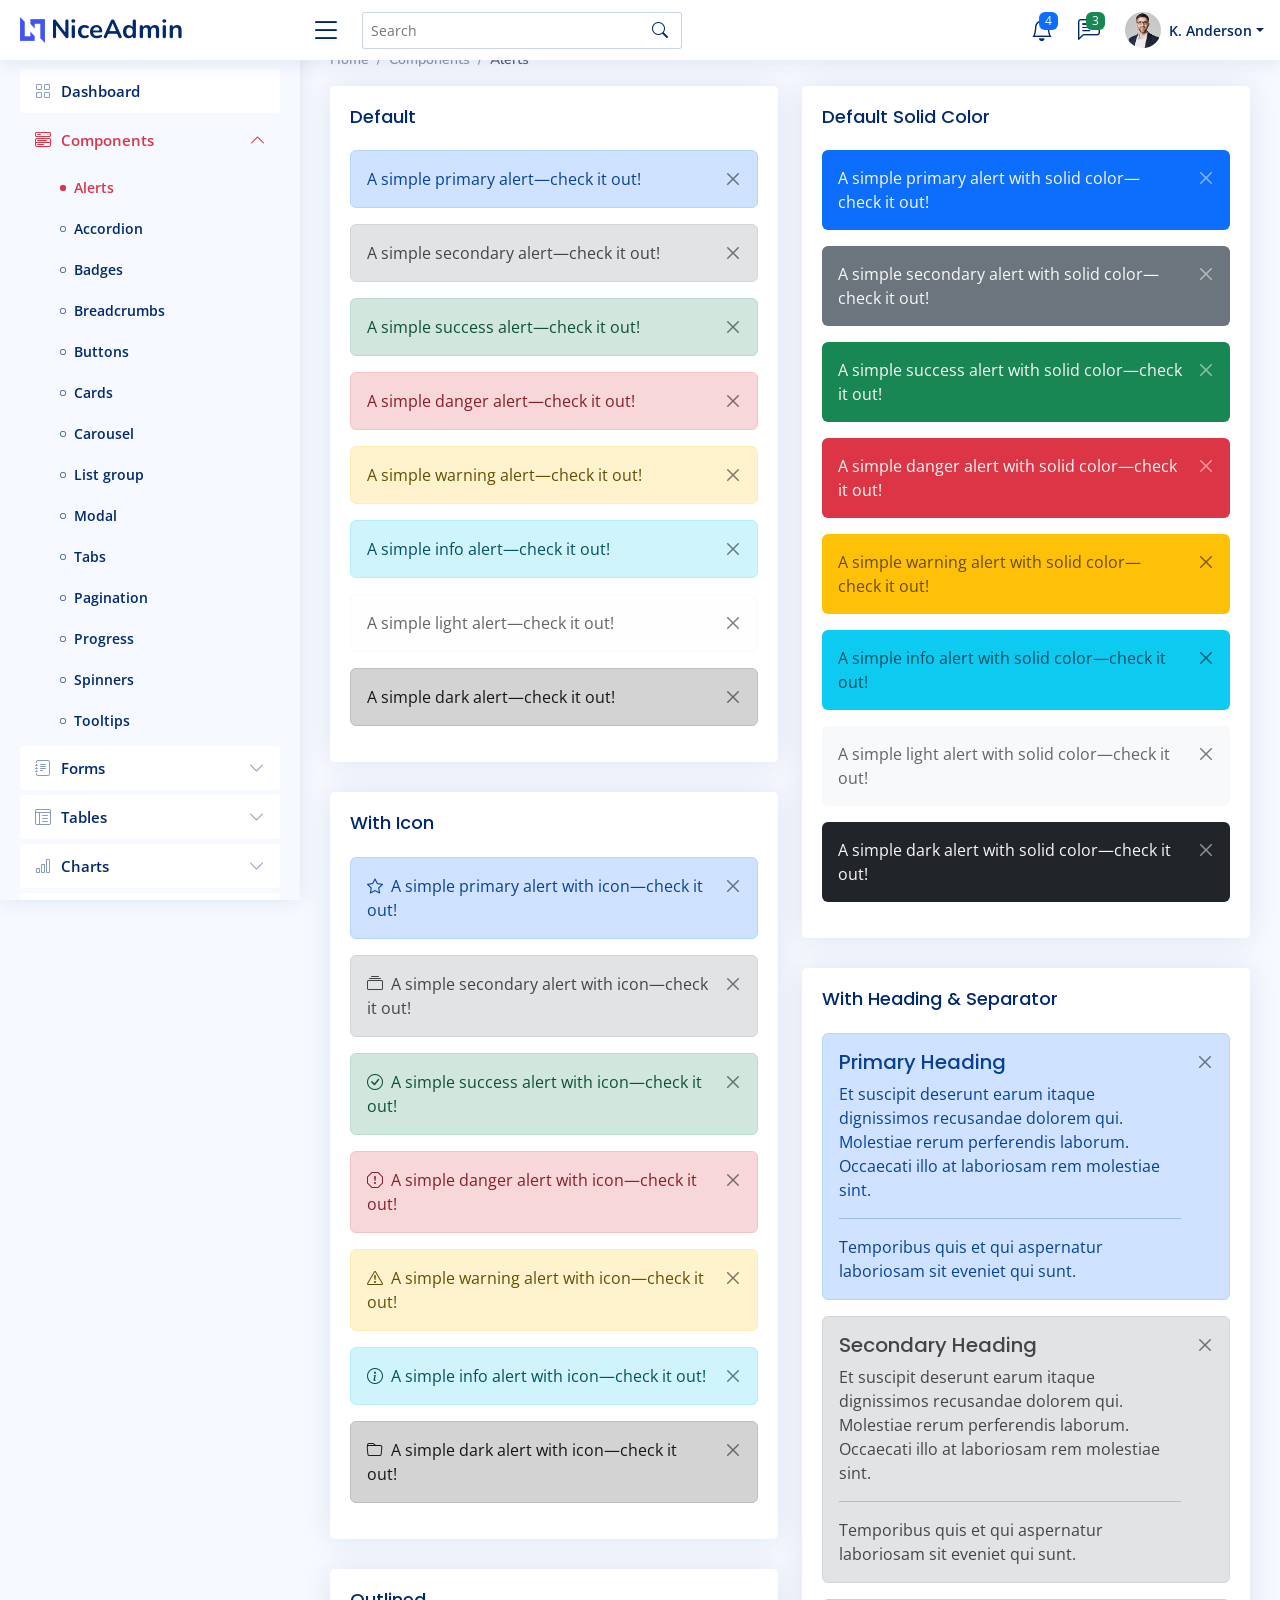
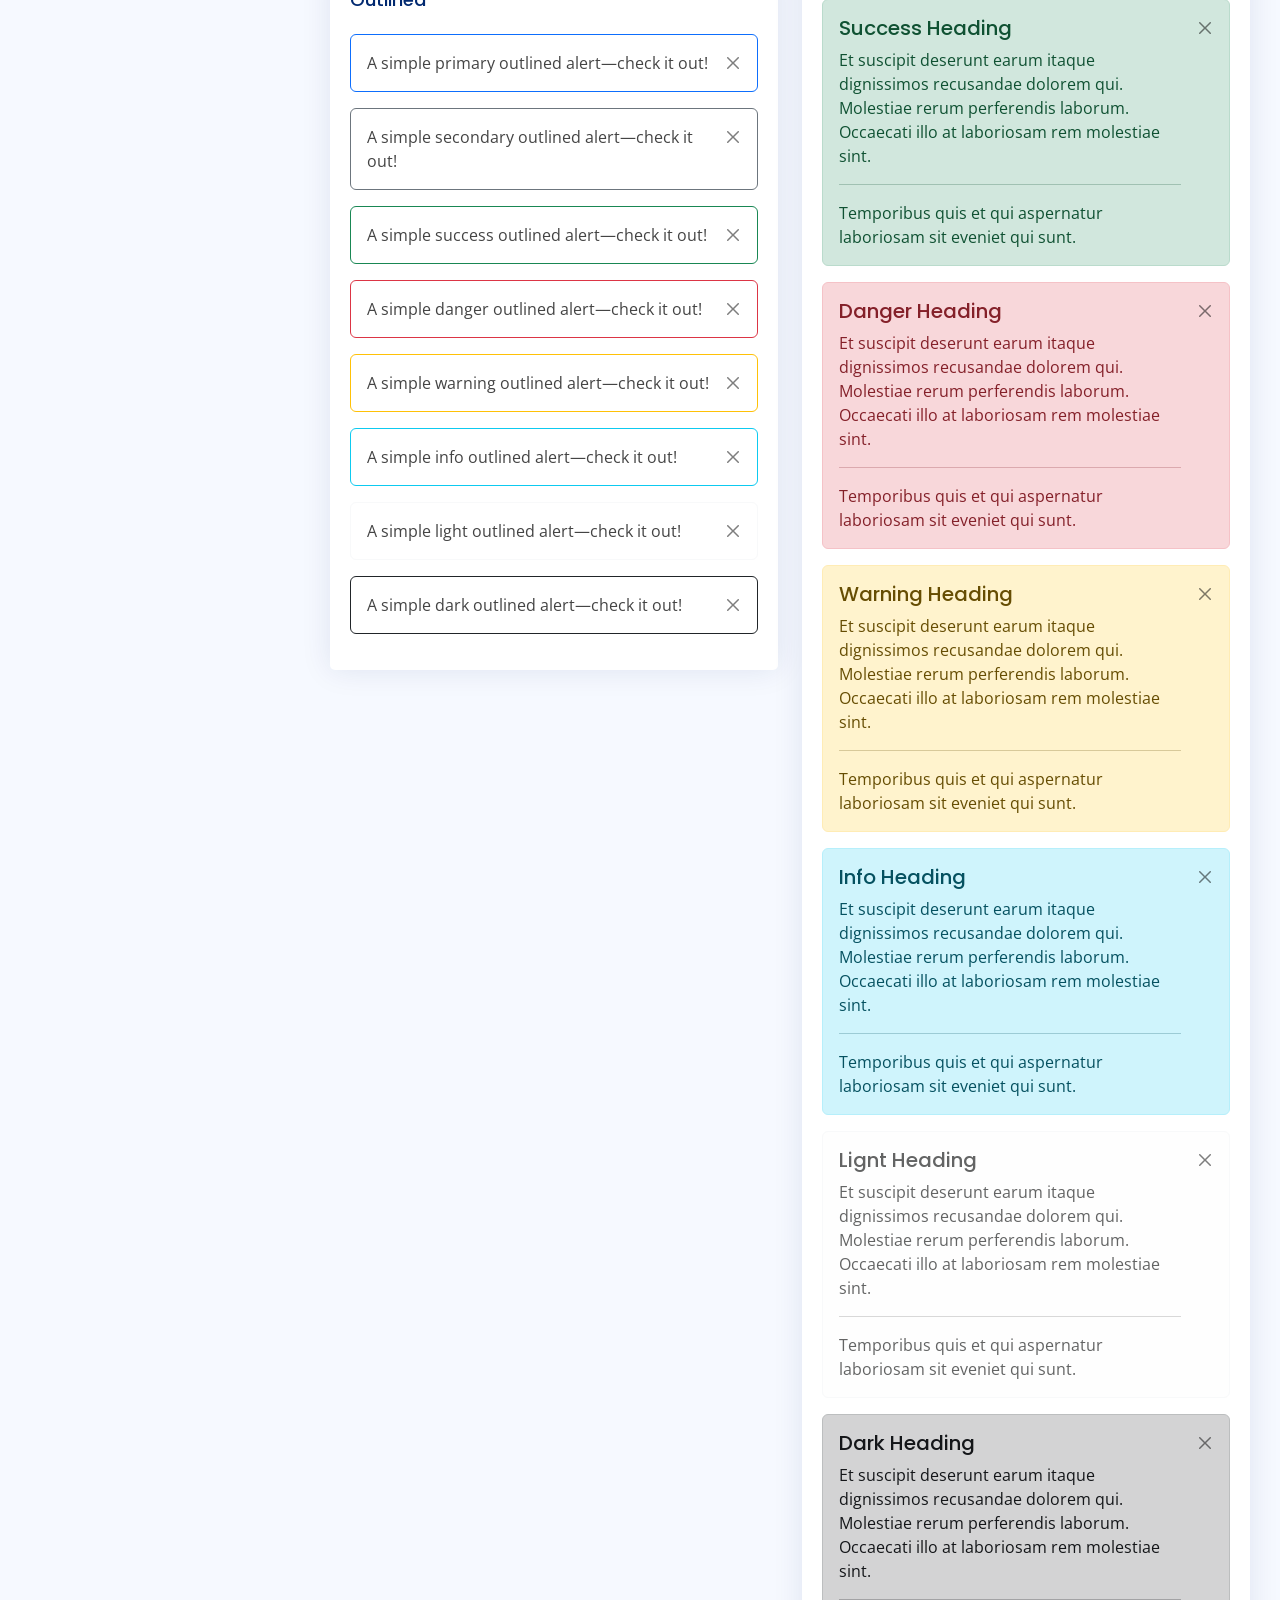
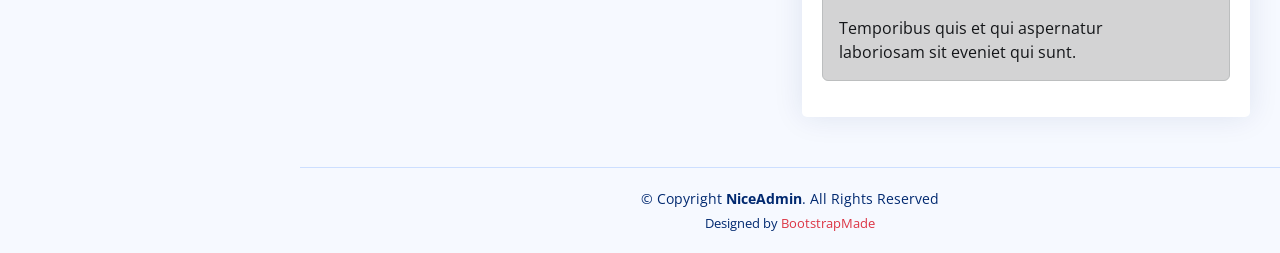
<file: NiceAdmin/components-alerts.html>
<!DOCTYPE html>
<html lang="en">

<head>
  <meta charset="utf-8">
  <meta content="width=device-width, initial-scale=1.0" name="viewport">

  <title>Components / Alerts - NiceAdmin Bootstrap Template</title>
  <meta content="" name="description">
  <meta content="" name="keywords">

  <!-- Favicons -->
  <link href="assets/img/favicon.png" rel="icon">
  <link href="assets/img/apple-touch-icon.png" rel="apple-touch-icon">

  <!-- Google Fonts -->
  <link href="https://fonts.gstatic.com" rel="preconnect">
  <link href="https://fonts.googleapis.com/css?family=Open+Sans:300,300i,400,400i,600,600i,700,700i|Nunito:300,300i,400,400i,600,600i,700,700i|Poppins:300,300i,400,400i,500,500i,600,600i,700,700i" rel="stylesheet">

  <!-- Vendor CSS Files -->
  <link href="assets/vendor/bootstrap/css/bootstrap.min.css" rel="stylesheet">
  <link href="assets/vendor/bootstrap-icons/bootstrap-icons.css" rel="stylesheet">
  <link href="assets/vendor/boxicons/css/boxicons.min.css" rel="stylesheet">
  <link href="assets/vendor/quill/quill.snow.css" rel="stylesheet">
  <link href="assets/vendor/quill/quill.bubble.css" rel="stylesheet">
  <link href="assets/vendor/remixicon/remixicon.css" rel="stylesheet">
  <link href="assets/vendor/simple-datatables/style.css" rel="stylesheet">

  <!-- Template Main CSS File -->
  <link href="assets/css/style.css" rel="stylesheet">

  <!-- =======================================================
  * Template Name: NiceAdmin
  * Updated: Mar 09 2023 with Bootstrap v5.2.3
  * Template URL: https://bootstrapmade.com/nice-admin-bootstrap-admin-html-template/
  * Author: BootstrapMade.com
  * License: https://bootstrapmade.com/license/
  ======================================================== -->
</head>

<body>

  <!-- ======= Header ======= -->
  <header id="header" class="header fixed-top d-flex align-items-center">

    <div class="d-flex align-items-center justify-content-between">
      <a href="index.html" class="logo d-flex align-items-center">
        <img src="assets/img/logo.png" alt="">
        <span class="d-none d-lg-block">NiceAdmin</span>
      </a>
      <i class="bi bi-list toggle-sidebar-btn"></i>
    </div><!-- End Logo -->

    <div class="search-bar">
      <form class="search-form d-flex align-items-center" method="POST" action="#">
        <input type="text" name="query" placeholder="Search" title="Enter search keyword">
        <button type="submit" title="Search"><i class="bi bi-search"></i></button>
      </form>
    </div><!-- End Search Bar -->

    <nav class="header-nav ms-auto">
      <ul class="d-flex align-items-center">

        <li class="nav-item d-block d-lg-none">
          <a class="nav-link nav-icon search-bar-toggle " href="#">
            <i class="bi bi-search"></i>
          </a>
        </li><!-- End Search Icon-->

        <li class="nav-item dropdown">

          <a class="nav-link nav-icon" href="#" data-bs-toggle="dropdown">
            <i class="bi bi-bell"></i>
            <span class="badge bg-primary badge-number">4</span>
          </a><!-- End Notification Icon -->

          <ul class="dropdown-menu dropdown-menu-end dropdown-menu-arrow notifications">
            <li class="dropdown-header">
              You have 4 new notifications
              <a href="#"><span class="badge rounded-pill bg-primary p-2 ms-2">View all</span></a>
            </li>
            <li>
              <hr class="dropdown-divider">
            </li>

            <li class="notification-item">
              <i class="bi bi-exclamation-circle text-warning"></i>
              <div>
                <h4>Lorem Ipsum</h4>
                <p>Quae dolorem earum veritatis oditseno</p>
                <p>30 min. ago</p>
              </div>
            </li>

            <li>
              <hr class="dropdown-divider">
            </li>

            <li class="notification-item">
              <i class="bi bi-x-circle text-danger"></i>
              <div>
                <h4>Atque rerum nesciunt</h4>
                <p>Quae dolorem earum veritatis oditseno</p>
                <p>1 hr. ago</p>
              </div>
            </li>

            <li>
              <hr class="dropdown-divider">
            </li>

            <li class="notification-item">
              <i class="bi bi-check-circle text-success"></i>
              <div>
                <h4>Sit rerum fuga</h4>
                <p>Quae dolorem earum veritatis oditseno</p>
                <p>2 hrs. ago</p>
              </div>
            </li>

            <li>
              <hr class="dropdown-divider">
            </li>

            <li class="notification-item">
              <i class="bi bi-info-circle text-primary"></i>
              <div>
                <h4>Dicta reprehenderit</h4>
                <p>Quae dolorem earum veritatis oditseno</p>
                <p>4 hrs. ago</p>
              </div>
            </li>

            <li>
              <hr class="dropdown-divider">
            </li>
            <li class="dropdown-footer">
              <a href="#">Show all notifications</a>
            </li>

          </ul><!-- End Notification Dropdown Items -->

        </li><!-- End Notification Nav -->

        <li class="nav-item dropdown">

          <a class="nav-link nav-icon" href="#" data-bs-toggle="dropdown">
            <i class="bi bi-chat-left-text"></i>
            <span class="badge bg-success badge-number">3</span>
          </a><!-- End Messages Icon -->

          <ul class="dropdown-menu dropdown-menu-end dropdown-menu-arrow messages">
            <li class="dropdown-header">
              You have 3 new messages
              <a href="#"><span class="badge rounded-pill bg-primary p-2 ms-2">View all</span></a>
            </li>
            <li>
              <hr class="dropdown-divider">
            </li>

            <li class="message-item">
              <a href="#">
                <img src="assets/img/messages-1.jpg" alt="" class="rounded-circle">
                <div>
                  <h4>Maria Hudson</h4>
                  <p>Velit asperiores et ducimus soluta repudiandae labore officia est ut...</p>
                  <p>4 hrs. ago</p>
                </div>
              </a>
            </li>
            <li>
              <hr class="dropdown-divider">
            </li>

            <li class="message-item">
              <a href="#">
                <img src="assets/img/messages-2.jpg" alt="" class="rounded-circle">
                <div>
                  <h4>Anna Nelson</h4>
                  <p>Velit asperiores et ducimus soluta repudiandae labore officia est ut...</p>
                  <p>6 hrs. ago</p>
                </div>
              </a>
            </li>
            <li>
              <hr class="dropdown-divider">
            </li>

            <li class="message-item">
              <a href="#">
                <img src="assets/img/messages-3.jpg" alt="" class="rounded-circle">
                <div>
                  <h4>David Muldon</h4>
                  <p>Velit asperiores et ducimus soluta repudiandae labore officia est ut...</p>
                  <p>8 hrs. ago</p>
                </div>
              </a>
            </li>
            <li>
              <hr class="dropdown-divider">
            </li>

            <li class="dropdown-footer">
              <a href="#">Show all messages</a>
            </li>

          </ul><!-- End Messages Dropdown Items -->

        </li><!-- End Messages Nav -->

        <li class="nav-item dropdown pe-3">

          <a class="nav-link nav-profile d-flex align-items-center pe-0" href="#" data-bs-toggle="dropdown">
            <img src="assets/img/profile-img.jpg" alt="Profile" class="rounded-circle">
            <span class="d-none d-md-block dropdown-toggle ps-2">K. Anderson</span>
          </a><!-- End Profile Iamge Icon -->

          <ul class="dropdown-menu dropdown-menu-end dropdown-menu-arrow profile">
            <li class="dropdown-header">
              <h6>Kevin Anderson</h6>
              <span>Web Designer</span>
            </li>
            <li>
              <hr class="dropdown-divider">
            </li>

            <li>
              <a class="dropdown-item d-flex align-items-center" href="users-profile.html">
                <i class="bi bi-person"></i>
                <span>My Profile</span>
              </a>
            </li>
            <li>
              <hr class="dropdown-divider">
            </li>

            <li>
              <a class="dropdown-item d-flex align-items-center" href="users-profile.html">
                <i class="bi bi-gear"></i>
                <span>Account Settings</span>
              </a>
            </li>
            <li>
              <hr class="dropdown-divider">
            </li>

            <li>
              <a class="dropdown-item d-flex align-items-center" href="pages-faq.html">
                <i class="bi bi-question-circle"></i>
                <span>Need Help?</span>
              </a>
            </li>
            <li>
              <hr class="dropdown-divider">
            </li>

            <li>
              <a class="dropdown-item d-flex align-items-center" href="#">
                <i class="bi bi-box-arrow-right"></i>
                <span>Sign Out</span>
              </a>
            </li>

          </ul><!-- End Profile Dropdown Items -->
        </li><!-- End Profile Nav -->

      </ul>
    </nav><!-- End Icons Navigation -->

  </header><!-- End Header -->

  <!-- ======= Sidebar ======= -->
  <aside id="sidebar" class="sidebar">

    <ul class="sidebar-nav" id="sidebar-nav">

      <li class="nav-item">
        <a class="nav-link collapsed" href="index.html">
          <i class="bi bi-grid"></i>
          <span>Dashboard</span>
        </a>
      </li><!-- End Dashboard Nav -->

      <li class="nav-item">
        <a class="nav-link " data-bs-target="#components-nav" data-bs-toggle="collapse" href="#">
          <i class="bi bi-menu-button-wide"></i><span>Components</span><i class="bi bi-chevron-down ms-auto"></i>
        </a>
        <ul id="components-nav" class="nav-content collapse show" data-bs-parent="#sidebar-nav">
          <li>
            <a href="components-alerts.html" class="active">
              <i class="bi bi-circle"></i><span>Alerts</span>
            </a>
          </li>
          <li>
            <a href="components-accordion.html">
              <i class="bi bi-circle"></i><span>Accordion</span>
            </a>
          </li>
          <li>
            <a href="components-badges.html">
              <i class="bi bi-circle"></i><span>Badges</span>
            </a>
          </li>
          <li>
            <a href="components-breadcrumbs.html">
              <i class="bi bi-circle"></i><span>Breadcrumbs</span>
            </a>
          </li>
          <li>
            <a href="components-buttons.html">
              <i class="bi bi-circle"></i><span>Buttons</span>
            </a>
          </li>
          <li>
            <a href="components-cards.html">
              <i class="bi bi-circle"></i><span>Cards</span>
            </a>
          </li>
          <li>
            <a href="components-carousel.html">
              <i class="bi bi-circle"></i><span>Carousel</span>
            </a>
          </li>
          <li>
            <a href="components-list-group.html">
              <i class="bi bi-circle"></i><span>List group</span>
            </a>
          </li>
          <li>
            <a href="components-modal.html">
              <i class="bi bi-circle"></i><span>Modal</span>
            </a>
          </li>
          <li>
            <a href="components-tabs.html">
              <i class="bi bi-circle"></i><span>Tabs</span>
            </a>
          </li>
          <li>
            <a href="components-pagination.html">
              <i class="bi bi-circle"></i><span>Pagination</span>
            </a>
          </li>
          <li>
            <a href="components-progress.html">
              <i class="bi bi-circle"></i><span>Progress</span>
            </a>
          </li>
          <li>
            <a href="components-spinners.html">
              <i class="bi bi-circle"></i><span>Spinners</span>
            </a>
          </li>
          <li>
            <a href="components-tooltips.html">
              <i class="bi bi-circle"></i><span>Tooltips</span>
            </a>
          </li>
        </ul>
      </li><!-- End Components Nav -->

      <li class="nav-item">
        <a class="nav-link collapsed" data-bs-target="#forms-nav" data-bs-toggle="collapse" href="#">
          <i class="bi bi-journal-text"></i><span>Forms</span><i class="bi bi-chevron-down ms-auto"></i>
        </a>
        <ul id="forms-nav" class="nav-content collapse " data-bs-parent="#sidebar-nav">
          <li>
            <a href="forms-elements.html">
              <i class="bi bi-circle"></i><span>Form Elements</span>
            </a>
          </li>
          <li>
            <a href="forms-layouts.html">
              <i class="bi bi-circle"></i><span>Form Layouts</span>
            </a>
          </li>
          <li>
            <a href="forms-editors.html">
              <i class="bi bi-circle"></i><span>Form Editors</span>
            </a>
          </li>
          <li>
            <a href="forms-validation.html">
              <i class="bi bi-circle"></i><span>Form Validation</span>
            </a>
          </li>
        </ul>
      </li><!-- End Forms Nav -->

      <li class="nav-item">
        <a class="nav-link collapsed" data-bs-target="#tables-nav" data-bs-toggle="collapse" href="#">
          <i class="bi bi-layout-text-window-reverse"></i><span>Tables</span><i class="bi bi-chevron-down ms-auto"></i>
        </a>
        <ul id="tables-nav" class="nav-content collapse " data-bs-parent="#sidebar-nav">
          <li>
            <a href="tables-general.html">
              <i class="bi bi-circle"></i><span>General Tables</span>
            </a>
          </li>
          <li>
            <a href="tables-data.html">
              <i class="bi bi-circle"></i><span>Data Tables</span>
            </a>
          </li>
        </ul>
      </li><!-- End Tables Nav -->

      <li class="nav-item">
        <a class="nav-link collapsed" data-bs-target="#charts-nav" data-bs-toggle="collapse" href="#">
          <i class="bi bi-bar-chart"></i><span>Charts</span><i class="bi bi-chevron-down ms-auto"></i>
        </a>
        <ul id="charts-nav" class="nav-content collapse " data-bs-parent="#sidebar-nav">
          <li>
            <a href="charts-chartjs.html">
              <i class="bi bi-circle"></i><span>Chart.js</span>
            </a>
          </li>
          <li>
            <a href="charts-apexcharts.html">
              <i class="bi bi-circle"></i><span>ApexCharts</span>
            </a>
          </li>
          <li>
            <a href="charts-echarts.html">
              <i class="bi bi-circle"></i><span>ECharts</span>
            </a>
          </li>
        </ul>
      </li><!-- End Charts Nav -->

      <li class="nav-item">
        <a class="nav-link collapsed" data-bs-target="#icons-nav" data-bs-toggle="collapse" href="#">
          <i class="bi bi-gem"></i><span>Icons</span><i class="bi bi-chevron-down ms-auto"></i>
        </a>
        <ul id="icons-nav" class="nav-content collapse " data-bs-parent="#sidebar-nav">
          <li>
            <a href="icons-bootstrap.html">
              <i class="bi bi-circle"></i><span>Bootstrap Icons</span>
            </a>
          </li>
          <li>
            <a href="icons-remix.html">
              <i class="bi bi-circle"></i><span>Remix Icons</span>
            </a>
          </li>
          <li>
            <a href="icons-boxicons.html">
              <i class="bi bi-circle"></i><span>Boxicons</span>
            </a>
          </li>
        </ul>
      </li><!-- End Icons Nav -->

      <li class="nav-heading">Pages</li>

      <li class="nav-item">
        <a class="nav-link collapsed" href="users-profile.html">
          <i class="bi bi-person"></i>
          <span>Profile</span>
        </a>
      </li><!-- End Profile Page Nav -->

      <li class="nav-item">
        <a class="nav-link collapsed" href="pages-faq.html">
          <i class="bi bi-question-circle"></i>
          <span>F.A.Q</span>
        </a>
      </li><!-- End F.A.Q Page Nav -->

      <li class="nav-item">
        <a class="nav-link collapsed" href="pages-contact.html">
          <i class="bi bi-envelope"></i>
          <span>Contact</span>
        </a>
      </li><!-- End Contact Page Nav -->

      <li class="nav-item">
        <a class="nav-link collapsed" href="pages-register.html">
          <i class="bi bi-card-list"></i>
          <span>Register</span>
        </a>
      </li><!-- End Register Page Nav -->

      <li class="nav-item">
        <a class="nav-link collapsed" href="pages-login.html">
          <i class="bi bi-box-arrow-in-right"></i>
          <span>Login</span>
        </a>
      </li><!-- End Login Page Nav -->

      <li class="nav-item">
        <a class="nav-link collapsed" href="pages-error-404.html">
          <i class="bi bi-dash-circle"></i>
          <span>Error 404</span>
        </a>
      </li><!-- End Error 404 Page Nav -->

      <li class="nav-item">
        <a class="nav-link collapsed" href="pages-blank.html">
          <i class="bi bi-file-earmark"></i>
          <span>Blank</span>
        </a>
      </li><!-- End Blank Page Nav -->

    </ul>

  </aside><!-- End Sidebar-->

  <main id="main" class="main">

    <div class="pagetitle">
      <h1>Alerts</h1>
      <nav>
        <ol class="breadcrumb">
          <li class="breadcrumb-item"><a href="index.html">Home</a></li>
          <li class="breadcrumb-item">Components</li>
          <li class="breadcrumb-item active">Alerts</li>
        </ol>
      </nav>
    </div><!-- End Page Title -->

    <section class="section">
      <div class="row">
        <div class="col-lg-6">

          <div class="card">
            <div class="card-body">

              <h5 class="card-title">Default</h5>

              <div class="alert alert-primary alert-dismissible fade show" role="alert">
                A simple primary alert—check it out!
                <button type="button" class="btn-close" data-bs-dismiss="alert" aria-label="Close"></button>
              </div>

              <div class="alert alert-secondary alert-dismissible fade show" role="alert">
                A simple secondary alert—check it out!
                <button type="button" class="btn-close" data-bs-dismiss="alert" aria-label="Close"></button>
              </div>

              <div class="alert alert-success alert-dismissible fade show" role="alert">
                A simple success alert—check it out!
                <button type="button" class="btn-close" data-bs-dismiss="alert" aria-label="Close"></button>
              </div>

              <div class="alert alert-danger alert-dismissible fade show" role="alert">
                A simple danger alert—check it out!
                <button type="button" class="btn-close" data-bs-dismiss="alert" aria-label="Close"></button>
              </div>

              <div class="alert alert-warning alert-dismissible fade show" role="alert">
                A simple warning alert—check it out!
                <button type="button" class="btn-close" data-bs-dismiss="alert" aria-label="Close"></button>
              </div>

              <div class="alert alert-info alert-dismissible fade show" role="alert">
                A simple info alert—check it out!
                <button type="button" class="btn-close" data-bs-dismiss="alert" aria-label="Close"></button>
              </div>

              <div class="alert alert-light border-light alert-dismissible fade show" role="alert">
                A simple light alert—check it out!
                <button type="button" class="btn-close" data-bs-dismiss="alert" aria-label="Close"></button>
              </div>

              <div class="alert alert-dark alert-dismissible fade show" role="alert">
                A simple dark alert—check it out!
                <button type="button" class="btn-close" data-bs-dismiss="alert" aria-label="Close"></button>
              </div>

            </div>
          </div>

          <div class="card">
            <div class="card-body">
              <h5 class="card-title">With Icon</h5>

              <div class="alert alert-primary alert-dismissible fade show" role="alert">
                <i class="bi bi-star me-1"></i>
                A simple primary alert with icon—check it out!
                <button type="button" class="btn-close" data-bs-dismiss="alert" aria-label="Close"></button>
              </div>

              <div class="alert alert-secondary alert-dismissible fade show" role="alert">
                <i class="bi bi-collection me-1"></i>
                A simple secondary alert with icon—check it out!
                <button type="button" class="btn-close" data-bs-dismiss="alert" aria-label="Close"></button>
              </div>

              <div class="alert alert-success alert-dismissible fade show" role="alert">
                <i class="bi bi-check-circle me-1"></i>
                A simple success alert with icon—check it out!
                <button type="button" class="btn-close" data-bs-dismiss="alert" aria-label="Close"></button>
              </div>

              <div class="alert alert-danger alert-dismissible fade show" role="alert">
                <i class="bi bi-exclamation-octagon me-1"></i>
                A simple danger alert with icon—check it out!
                <button type="button" class="btn-close" data-bs-dismiss="alert" aria-label="Close"></button>
              </div>

              <div class="alert alert-warning alert-dismissible fade show" role="alert">
                <i class="bi bi-exclamation-triangle me-1"></i>
                A simple warning alert with icon—check it out!
                <button type="button" class="btn-close" data-bs-dismiss="alert" aria-label="Close"></button>
              </div>

              <div class="alert alert-info alert-dismissible fade show" role="alert">
                <i class="bi bi-info-circle me-1"></i>
                A simple info alert with icon—check it out!
                <button type="button" class="btn-close" data-bs-dismiss="alert" aria-label="Close"></button>
              </div>

              <div class="alert alert-dark alert-dismissible fade show" role="alert">
                <i class="bi bi-folder me-1"></i>
                A simple dark alert with icon—check it out!
                <button type="button" class="btn-close" data-bs-dismiss="alert" aria-label="Close"></button>
              </div>

            </div>
          </div>

          <div class="card">
            <div class="card-body">
              <h5 class="card-title">Outlined</h5>

              <div class="alert border-primary alert-dismissible fade show" role="alert">
                A simple primary outlined alert—check it out!
                <button type="button" class="btn-close" data-bs-dismiss="alert" aria-label="Close"></button>
              </div>

              <div class="alert border-secondary alert-dismissible fade show" role="alert">
                A simple secondary outlined alert—check it out!
                <button type="button" class="btn-close" data-bs-dismiss="alert" aria-label="Close"></button>
              </div>

              <div class="alert border-success alert-dismissible fade show" role="alert">
                A simple success outlined alert—check it out!
                <button type="button" class="btn-close" data-bs-dismiss="alert" aria-label="Close"></button>
              </div>

              <div class="alert border-danger alert-dismissible fade show" role="alert">
                A simple danger outlined alert—check it out!
                <button type="button" class="btn-close" data-bs-dismiss="alert" aria-label="Close"></button>
              </div>

              <div class="alert border-warning alert-dismissible fade show" role="alert">
                A simple warning outlined alert—check it out!
                <button type="button" class="btn-close" data-bs-dismiss="alert" aria-label="Close"></button>
              </div>

              <div class="alert border-info alert-dismissible fade show" role="alert">
                A simple info outlined alert—check it out!
                <button type="button" class="btn-close" data-bs-dismiss="alert" aria-label="Close"></button>
              </div>

              <div class="alert border-light alert-dismissible fade show" role="alert">
                A simple light outlined alert—check it out!
                <button type="button" class="btn-close" data-bs-dismiss="alert" aria-label="Close"></button>
              </div>

              <div class="alert border-dark alert-dismissible fade show" role="alert">
                A simple dark outlined alert—check it out!
                <button type="button" class="btn-close" data-bs-dismiss="alert" aria-label="Close"></button>
              </div>

            </div>
          </div>

        </div>

        <div class="col-lg-6">

          <div class="card">
            <div class="card-body">
              <h5 class="card-title">Default Solid Color</h5>

              <div class="alert alert-primary bg-primary text-light border-0 alert-dismissible fade show" role="alert">
                A simple primary alert with solid color—check it out!
                <button type="button" class="btn-close btn-close-white" data-bs-dismiss="alert" aria-label="Close"></button>
              </div>

              <div class="alert alert-secondary bg-secondary text-light border-0 alert-dismissible fade show" role="alert">
                A simple secondary alert with solid color—check it out!
                <button type="button" class="btn-close btn-close-white" data-bs-dismiss="alert" aria-label="Close"></button>
              </div>

              <div class="alert alert-success bg-success text-light border-0 alert-dismissible fade show" role="alert">
                A simple success alert with solid color—check it out!
                <button type="button" class="btn-close btn-close-white" data-bs-dismiss="alert" aria-label="Close"></button>
              </div>

              <div class="alert alert-danger bg-danger text-light border-0 alert-dismissible fade show" role="alert">
                A simple danger alert with solid color—check it out!
                <button type="button" class="btn-close btn-close-white" data-bs-dismiss="alert" aria-label="Close"></button>
              </div>

              <div class="alert alert-warning bg-warning border-0 alert-dismissible fade show" role="alert">
                A simple warning alert with solid color—check it out!
                <button type="button" class="btn-close" data-bs-dismiss="alert" aria-label="Close"></button>
              </div>

              <div class="alert alert-info bg-info border-0 alert-dismissible fade show" role="alert">
                A simple info alert with solid color—check it out!
                <button type="button" class="btn-close" data-bs-dismiss="alert" aria-label="Close"></button>
              </div>

              <div class="alert alert-light bg-light border-0 alert-dismissible fade show" role="alert">
                A simple light alert with solid color—check it out!
                <button type="button" class="btn-close" data-bs-dismiss="alert" aria-label="Close"></button>
              </div>

              <div class="alert alert-dark bg-dark text-light border-0 alert-dismissible fade show" role="alert">
                A simple dark alert with solid color—check it out!
                <button type="button" class="btn-close btn-close-white" data-bs-dismiss="alert" aria-label="Close"></button>
              </div>

            </div>
          </div>

          <div class="card">
            <div class="card-body">
              <h5 class="card-title">With Heading &amp Separator</h5>

              <div class="alert alert-primary alert-dismissible fade show" role="alert">
                <h4 class="alert-heading">Primary Heading</h4>
                <p>Et suscipit deserunt earum itaque dignissimos recusandae dolorem qui. Molestiae rerum perferendis laborum. Occaecati illo at laboriosam rem molestiae sint.</p>
                <hr>
                <p class="mb-0">Temporibus quis et qui aspernatur laboriosam sit eveniet qui sunt.</p>
                <button type="button" class="btn-close" data-bs-dismiss="alert" aria-label="Close"></button>
              </div>

              <div class="alert alert-secondary alert-dismissible fade show" role="alert">
                <h4 class="alert-heading">Secondary Heading</h4>
                <p>Et suscipit deserunt earum itaque dignissimos recusandae dolorem qui. Molestiae rerum perferendis laborum. Occaecati illo at laboriosam rem molestiae sint.</p>
                <hr>
                <p class="mb-0">Temporibus quis et qui aspernatur laboriosam sit eveniet qui sunt.</p>
                <button type="button" class="btn-close" data-bs-dismiss="alert" aria-label="Close"></button>
              </div>

              <div class="alert alert-success alert-dismissible fade show" role="alert">
                <h4 class="alert-heading">Success Heading</h4>
                <p>Et suscipit deserunt earum itaque dignissimos recusandae dolorem qui. Molestiae rerum perferendis laborum. Occaecati illo at laboriosam rem molestiae sint.</p>
                <hr>
                <p class="mb-0">Temporibus quis et qui aspernatur laboriosam sit eveniet qui sunt.</p>
                <button type="button" class="btn-close" data-bs-dismiss="alert" aria-label="Close"></button>
              </div>

              <div class="alert alert-danger alert-dismissible fade show" role="alert">
                <h4 class="alert-heading">Danger Heading</h4>
                <p>Et suscipit deserunt earum itaque dignissimos recusandae dolorem qui. Molestiae rerum perferendis laborum. Occaecati illo at laboriosam rem molestiae sint.</p>
                <hr>
                <p class="mb-0">Temporibus quis et qui aspernatur laboriosam sit eveniet qui sunt.</p>
                <button type="button" class="btn-close" data-bs-dismiss="alert" aria-label="Close"></button>
              </div>

              <div class="alert alert-warning  alert-dismissible fade show" role="alert">
                <h4 class="alert-heading">Warning Heading</h4>
                <p>Et suscipit deserunt earum itaque dignissimos recusandae dolorem qui. Molestiae rerum perferendis laborum. Occaecati illo at laboriosam rem molestiae sint.</p>
                <hr>
                <p class="mb-0">Temporibus quis et qui aspernatur laboriosam sit eveniet qui sunt.</p>
                <button type="button" class="btn-close" data-bs-dismiss="alert" aria-label="Close"></button>
              </div>

              <div class="alert alert-info  alert-dismissible fade show" role="alert">
                <h4 class="alert-heading">Info Heading</h4>
                <p>Et suscipit deserunt earum itaque dignissimos recusandae dolorem qui. Molestiae rerum perferendis laborum. Occaecati illo at laboriosam rem molestiae sint.</p>
                <hr>
                <p class="mb-0">Temporibus quis et qui aspernatur laboriosam sit eveniet qui sunt.</p>
                <button type="button" class="btn-close" data-bs-dismiss="alert" aria-label="Close"></button>
              </div>

              <div class="alert alert-light border-light alert-dismissible fade show" role="alert">
                <h4 class="alert-heading">Lignt Heading</h4>
                <p>Et suscipit deserunt earum itaque dignissimos recusandae dolorem qui. Molestiae rerum perferendis laborum. Occaecati illo at laboriosam rem molestiae sint.</p>
                <hr>
                <p class="mb-0">Temporibus quis et qui aspernatur laboriosam sit eveniet qui sunt.</p>
                <button type="button" class="btn-close" data-bs-dismiss="alert" aria-label="Close"></button>
              </div>

              <div class="alert alert-dark  alert-dismissible fade show" role="alert">
                <h4 class="alert-heading">Dark Heading</h4>
                <p>Et suscipit deserunt earum itaque dignissimos recusandae dolorem qui. Molestiae rerum perferendis laborum. Occaecati illo at laboriosam rem molestiae sint.</p>
                <hr>
                <p class="mb-0">Temporibus quis et qui aspernatur laboriosam sit eveniet qui sunt.</p>
                <button type="button" class="btn-close" data-bs-dismiss="alert" aria-label="Close"></button>
              </div>

            </div>
          </div>
        </div>
      </div>
    </section>

  </main><!-- End #main -->

  <!-- ======= Footer ======= -->
  <footer id="footer" class="footer">
    <div class="copyright">
      &copy; Copyright <strong><span>NiceAdmin</span></strong>. All Rights Reserved
    </div>
    <div class="credits">
      <!-- All the links in the footer should remain intact. -->
      <!-- You can delete the links only if you purchased the pro version. -->
      <!-- Licensing information: https://bootstrapmade.com/license/ -->
      <!-- Purchase the pro version with working PHP/AJAX contact form: https://bootstrapmade.com/nice-admin-bootstrap-admin-html-template/ -->
      Designed by <a href="https://bootstrapmade.com/">BootstrapMade</a>
    </div>
  </footer><!-- End Footer -->

  <a href="#" class="back-to-top d-flex align-items-center justify-content-center"><i class="bi bi-arrow-up-short"></i></a>

  <!-- Vendor JS Files -->
  <script src="assets/vendor/apexcharts/apexcharts.min.js"></script>
  <script src="assets/vendor/bootstrap/js/bootstrap.bundle.min.js"></script>
  <script src="assets/vendor/chart.js/chart.umd.js"></script>
  <script src="assets/vendor/echarts/echarts.min.js"></script>
  <script src="assets/vendor/quill/quill.min.js"></script>
  <script src="assets/vendor/simple-datatables/simple-datatables.js"></script>
  <script src="assets/vendor/tinymce/tinymce.min.js"></script>
  <script src="assets/vendor/php-email-form/validate.js"></script>

  <!-- Template Main JS File -->
  <script src="assets/js/main.js"></script>

</body>

</html>
</file>
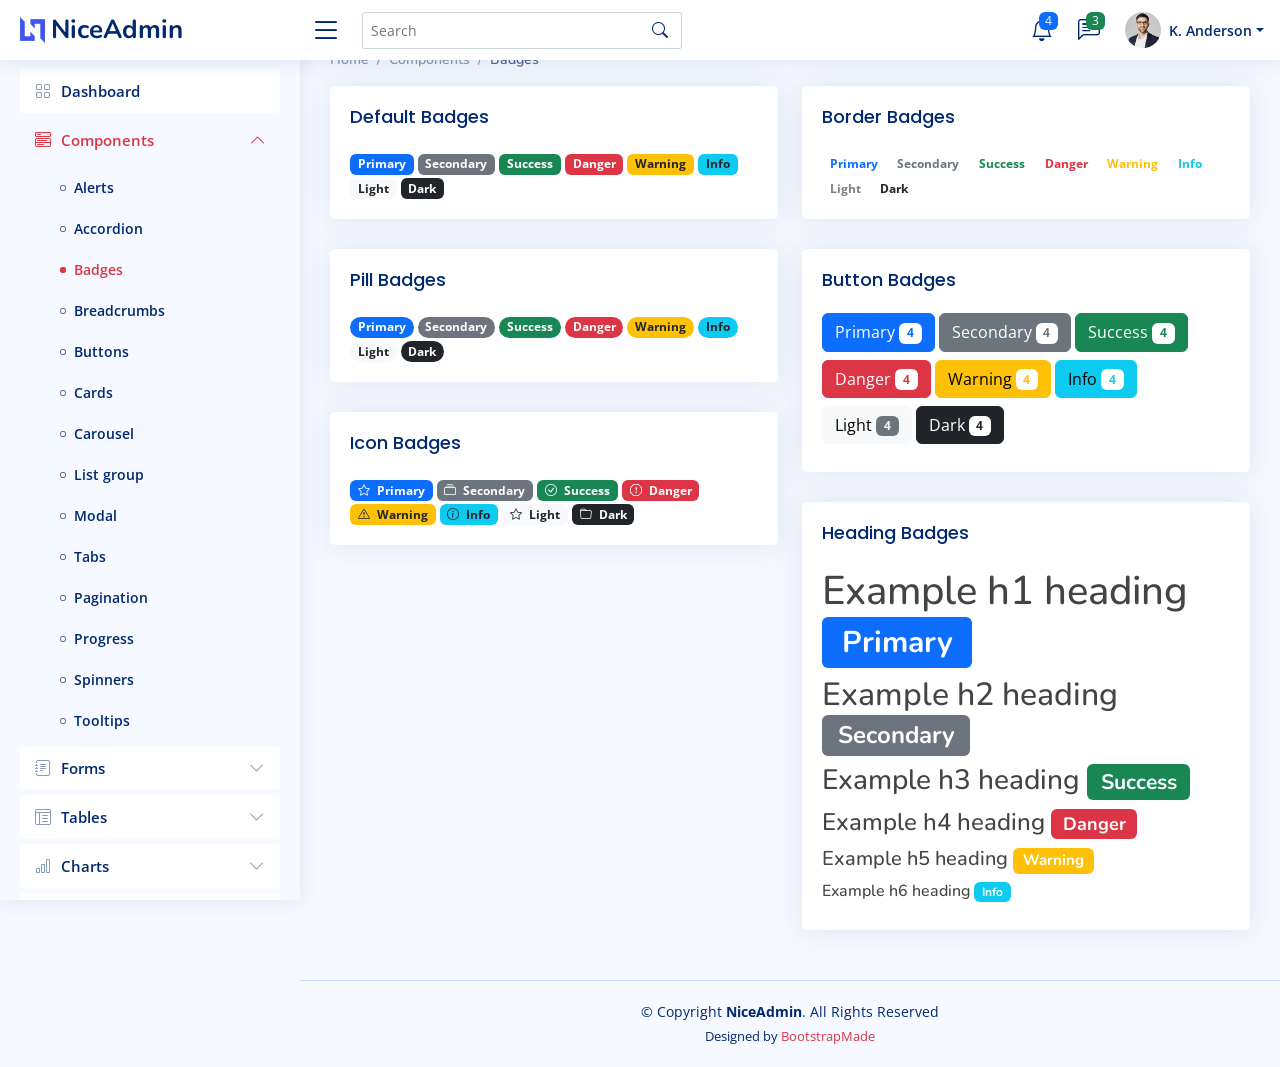
<file: NiceAdmin/components-badges.html>
<!DOCTYPE html>
<html lang="en">

<head>
  <meta charset="utf-8">
  <meta content="width=device-width, initial-scale=1.0" name="viewport">

  <title>Components / Badges - NiceAdmin Bootstrap Template</title>
  <meta content="" name="description">
  <meta content="" name="keywords">

  <!-- Favicons -->
  <link href="assets/img/favicon.png" rel="icon">
  <link href="assets/img/apple-touch-icon.png" rel="apple-touch-icon">

  <!-- Google Fonts -->
  <link href="https://fonts.gstatic.com" rel="preconnect">
  <link href="https://fonts.googleapis.com/css?family=Open+Sans:300,300i,400,400i,600,600i,700,700i|Nunito:300,300i,400,400i,600,600i,700,700i|Poppins:300,300i,400,400i,500,500i,600,600i,700,700i" rel="stylesheet">

  <!-- Vendor CSS Files -->
  <link href="assets/vendor/bootstrap/css/bootstrap.min.css" rel="stylesheet">
  <link href="assets/vendor/bootstrap-icons/bootstrap-icons.css" rel="stylesheet">
  <link href="assets/vendor/boxicons/css/boxicons.min.css" rel="stylesheet">
  <link href="assets/vendor/quill/quill.snow.css" rel="stylesheet">
  <link href="assets/vendor/quill/quill.bubble.css" rel="stylesheet">
  <link href="assets/vendor/remixicon/remixicon.css" rel="stylesheet">
  <link href="assets/vendor/simple-datatables/style.css" rel="stylesheet">

  <!-- Template Main CSS File -->
  <link href="assets/css/style.css" rel="stylesheet">

  <!-- =======================================================
  * Template Name: NiceAdmin
  * Updated: Mar 09 2023 with Bootstrap v5.2.3
  * Template URL: https://bootstrapmade.com/nice-admin-bootstrap-admin-html-template/
  * Author: BootstrapMade.com
  * License: https://bootstrapmade.com/license/
  ======================================================== -->
</head>

<body>

  <!-- ======= Header ======= -->
  <header id="header" class="header fixed-top d-flex align-items-center">

    <div class="d-flex align-items-center justify-content-between">
      <a href="index.html" class="logo d-flex align-items-center">
        <img src="assets/img/logo.png" alt="">
        <span class="d-none d-lg-block">NiceAdmin</span>
      </a>
      <i class="bi bi-list toggle-sidebar-btn"></i>
    </div><!-- End Logo -->

    <div class="search-bar">
      <form class="search-form d-flex align-items-center" method="POST" action="#">
        <input type="text" name="query" placeholder="Search" title="Enter search keyword">
        <button type="submit" title="Search"><i class="bi bi-search"></i></button>
      </form>
    </div><!-- End Search Bar -->

    <nav class="header-nav ms-auto">
      <ul class="d-flex align-items-center">

        <li class="nav-item d-block d-lg-none">
          <a class="nav-link nav-icon search-bar-toggle " href="#">
            <i class="bi bi-search"></i>
          </a>
        </li><!-- End Search Icon-->

        <li class="nav-item dropdown">

          <a class="nav-link nav-icon" href="#" data-bs-toggle="dropdown">
            <i class="bi bi-bell"></i>
            <span class="badge bg-primary badge-number">4</span>
          </a><!-- End Notification Icon -->

          <ul class="dropdown-menu dropdown-menu-end dropdown-menu-arrow notifications">
            <li class="dropdown-header">
              You have 4 new notifications
              <a href="#"><span class="badge rounded-pill bg-primary p-2 ms-2">View all</span></a>
            </li>
            <li>
              <hr class="dropdown-divider">
            </li>

            <li class="notification-item">
              <i class="bi bi-exclamation-circle text-warning"></i>
              <div>
                <h4>Lorem Ipsum</h4>
                <p>Quae dolorem earum veritatis oditseno</p>
                <p>30 min. ago</p>
              </div>
            </li>

            <li>
              <hr class="dropdown-divider">
            </li>

            <li class="notification-item">
              <i class="bi bi-x-circle text-danger"></i>
              <div>
                <h4>Atque rerum nesciunt</h4>
                <p>Quae dolorem earum veritatis oditseno</p>
                <p>1 hr. ago</p>
              </div>
            </li>

            <li>
              <hr class="dropdown-divider">
            </li>

            <li class="notification-item">
              <i class="bi bi-check-circle text-success"></i>
              <div>
                <h4>Sit rerum fuga</h4>
                <p>Quae dolorem earum veritatis oditseno</p>
                <p>2 hrs. ago</p>
              </div>
            </li>

            <li>
              <hr class="dropdown-divider">
            </li>

            <li class="notification-item">
              <i class="bi bi-info-circle text-primary"></i>
              <div>
                <h4>Dicta reprehenderit</h4>
                <p>Quae dolorem earum veritatis oditseno</p>
                <p>4 hrs. ago</p>
              </div>
            </li>

            <li>
              <hr class="dropdown-divider">
            </li>
            <li class="dropdown-footer">
              <a href="#">Show all notifications</a>
            </li>

          </ul><!-- End Notification Dropdown Items -->

        </li><!-- End Notification Nav -->

        <li class="nav-item dropdown">

          <a class="nav-link nav-icon" href="#" data-bs-toggle="dropdown">
            <i class="bi bi-chat-left-text"></i>
            <span class="badge bg-success badge-number">3</span>
          </a><!-- End Messages Icon -->

          <ul class="dropdown-menu dropdown-menu-end dropdown-menu-arrow messages">
            <li class="dropdown-header">
              You have 3 new messages
              <a href="#"><span class="badge rounded-pill bg-primary p-2 ms-2">View all</span></a>
            </li>
            <li>
              <hr class="dropdown-divider">
            </li>

            <li class="message-item">
              <a href="#">
                <img src="assets/img/messages-1.jpg" alt="" class="rounded-circle">
                <div>
                  <h4>Maria Hudson</h4>
                  <p>Velit asperiores et ducimus soluta repudiandae labore officia est ut...</p>
                  <p>4 hrs. ago</p>
                </div>
              </a>
            </li>
            <li>
              <hr class="dropdown-divider">
            </li>

            <li class="message-item">
              <a href="#">
                <img src="assets/img/messages-2.jpg" alt="" class="rounded-circle">
                <div>
                  <h4>Anna Nelson</h4>
                  <p>Velit asperiores et ducimus soluta repudiandae labore officia est ut...</p>
                  <p>6 hrs. ago</p>
                </div>
              </a>
            </li>
            <li>
              <hr class="dropdown-divider">
            </li>

            <li class="message-item">
              <a href="#">
                <img src="assets/img/messages-3.jpg" alt="" class="rounded-circle">
                <div>
                  <h4>David Muldon</h4>
                  <p>Velit asperiores et ducimus soluta repudiandae labore officia est ut...</p>
                  <p>8 hrs. ago</p>
                </div>
              </a>
            </li>
            <li>
              <hr class="dropdown-divider">
            </li>

            <li class="dropdown-footer">
              <a href="#">Show all messages</a>
            </li>

          </ul><!-- End Messages Dropdown Items -->

        </li><!-- End Messages Nav -->

        <li class="nav-item dropdown pe-3">

          <a class="nav-link nav-profile d-flex align-items-center pe-0" href="#" data-bs-toggle="dropdown">
            <img src="assets/img/profile-img.jpg" alt="Profile" class="rounded-circle">
            <span class="d-none d-md-block dropdown-toggle ps-2">K. Anderson</span>
          </a><!-- End Profile Iamge Icon -->

          <ul class="dropdown-menu dropdown-menu-end dropdown-menu-arrow profile">
            <li class="dropdown-header">
              <h6>Kevin Anderson</h6>
              <span>Web Designer</span>
            </li>
            <li>
              <hr class="dropdown-divider">
            </li>

            <li>
              <a class="dropdown-item d-flex align-items-center" href="users-profile.html">
                <i class="bi bi-person"></i>
                <span>My Profile</span>
              </a>
            </li>
            <li>
              <hr class="dropdown-divider">
            </li>

            <li>
              <a class="dropdown-item d-flex align-items-center" href="users-profile.html">
                <i class="bi bi-gear"></i>
                <span>Account Settings</span>
              </a>
            </li>
            <li>
              <hr class="dropdown-divider">
            </li>

            <li>
              <a class="dropdown-item d-flex align-items-center" href="pages-faq.html">
                <i class="bi bi-question-circle"></i>
                <span>Need Help?</span>
              </a>
            </li>
            <li>
              <hr class="dropdown-divider">
            </li>

            <li>
              <a class="dropdown-item d-flex align-items-center" href="#">
                <i class="bi bi-box-arrow-right"></i>
                <span>Sign Out</span>
              </a>
            </li>

          </ul><!-- End Profile Dropdown Items -->
        </li><!-- End Profile Nav -->

      </ul>
    </nav><!-- End Icons Navigation -->

  </header><!-- End Header -->

  <!-- ======= Sidebar ======= -->
  <aside id="sidebar" class="sidebar">

    <ul class="sidebar-nav" id="sidebar-nav">

      <li class="nav-item">
        <a class="nav-link collapsed" href="index.html">
          <i class="bi bi-grid"></i>
          <span>Dashboard</span>
        </a>
      </li><!-- End Dashboard Nav -->

      <li class="nav-item">
        <a class="nav-link " data-bs-target="#components-nav" data-bs-toggle="collapse" href="#">
          <i class="bi bi-menu-button-wide"></i><span>Components</span><i class="bi bi-chevron-down ms-auto"></i>
        </a>
        <ul id="components-nav" class="nav-content collapse show" data-bs-parent="#sidebar-nav">
          <li>
            <a href="components-alerts.html">
              <i class="bi bi-circle"></i><span>Alerts</span>
            </a>
          </li>
          <li>
            <a href="components-accordion.html">
              <i class="bi bi-circle"></i><span>Accordion</span>
            </a>
          </li>
          <li>
            <a href="components-badges.html" class="active">
              <i class="bi bi-circle"></i><span>Badges</span>
            </a>
          </li>
          <li>
            <a href="components-breadcrumbs.html">
              <i class="bi bi-circle"></i><span>Breadcrumbs</span>
            </a>
          </li>
          <li>
            <a href="components-buttons.html">
              <i class="bi bi-circle"></i><span>Buttons</span>
            </a>
          </li>
          <li>
            <a href="components-cards.html">
              <i class="bi bi-circle"></i><span>Cards</span>
            </a>
          </li>
          <li>
            <a href="components-carousel.html">
              <i class="bi bi-circle"></i><span>Carousel</span>
            </a>
          </li>
          <li>
            <a href="components-list-group.html">
              <i class="bi bi-circle"></i><span>List group</span>
            </a>
          </li>
          <li>
            <a href="components-modal.html">
              <i class="bi bi-circle"></i><span>Modal</span>
            </a>
          </li>
          <li>
            <a href="components-tabs.html">
              <i class="bi bi-circle"></i><span>Tabs</span>
            </a>
          </li>
          <li>
            <a href="components-pagination.html">
              <i class="bi bi-circle"></i><span>Pagination</span>
            </a>
          </li>
          <li>
            <a href="components-progress.html">
              <i class="bi bi-circle"></i><span>Progress</span>
            </a>
          </li>
          <li>
            <a href="components-spinners.html">
              <i class="bi bi-circle"></i><span>Spinners</span>
            </a>
          </li>
          <li>
            <a href="components-tooltips.html">
              <i class="bi bi-circle"></i><span>Tooltips</span>
            </a>
          </li>
        </ul>
      </li><!-- End Components Nav -->

      <li class="nav-item">
        <a class="nav-link collapsed" data-bs-target="#forms-nav" data-bs-toggle="collapse" href="#">
          <i class="bi bi-journal-text"></i><span>Forms</span><i class="bi bi-chevron-down ms-auto"></i>
        </a>
        <ul id="forms-nav" class="nav-content collapse " data-bs-parent="#sidebar-nav">
          <li>
            <a href="forms-elements.html">
              <i class="bi bi-circle"></i><span>Form Elements</span>
            </a>
          </li>
          <li>
            <a href="forms-layouts.html">
              <i class="bi bi-circle"></i><span>Form Layouts</span>
            </a>
          </li>
          <li>
            <a href="forms-editors.html">
              <i class="bi bi-circle"></i><span>Form Editors</span>
            </a>
          </li>
          <li>
            <a href="forms-validation.html">
              <i class="bi bi-circle"></i><span>Form Validation</span>
            </a>
          </li>
        </ul>
      </li><!-- End Forms Nav -->

      <li class="nav-item">
        <a class="nav-link collapsed" data-bs-target="#tables-nav" data-bs-toggle="collapse" href="#">
          <i class="bi bi-layout-text-window-reverse"></i><span>Tables</span><i class="bi bi-chevron-down ms-auto"></i>
        </a>
        <ul id="tables-nav" class="nav-content collapse " data-bs-parent="#sidebar-nav">
          <li>
            <a href="tables-general.html">
              <i class="bi bi-circle"></i><span>General Tables</span>
            </a>
          </li>
          <li>
            <a href="tables-data.html">
              <i class="bi bi-circle"></i><span>Data Tables</span>
            </a>
          </li>
        </ul>
      </li><!-- End Tables Nav -->

      <li class="nav-item">
        <a class="nav-link collapsed" data-bs-target="#charts-nav" data-bs-toggle="collapse" href="#">
          <i class="bi bi-bar-chart"></i><span>Charts</span><i class="bi bi-chevron-down ms-auto"></i>
        </a>
        <ul id="charts-nav" class="nav-content collapse " data-bs-parent="#sidebar-nav">
          <li>
            <a href="charts-chartjs.html">
              <i class="bi bi-circle"></i><span>Chart.js</span>
            </a>
          </li>
          <li>
            <a href="charts-apexcharts.html">
              <i class="bi bi-circle"></i><span>ApexCharts</span>
            </a>
          </li>
          <li>
            <a href="charts-echarts.html">
              <i class="bi bi-circle"></i><span>ECharts</span>
            </a>
          </li>
        </ul>
      </li><!-- End Charts Nav -->

      <li class="nav-item">
        <a class="nav-link collapsed" data-bs-target="#icons-nav" data-bs-toggle="collapse" href="#">
          <i class="bi bi-gem"></i><span>Icons</span><i class="bi bi-chevron-down ms-auto"></i>
        </a>
        <ul id="icons-nav" class="nav-content collapse " data-bs-parent="#sidebar-nav">
          <li>
            <a href="icons-bootstrap.html">
              <i class="bi bi-circle"></i><span>Bootstrap Icons</span>
            </a>
          </li>
          <li>
            <a href="icons-remix.html">
              <i class="bi bi-circle"></i><span>Remix Icons</span>
            </a>
          </li>
          <li>
            <a href="icons-boxicons.html">
              <i class="bi bi-circle"></i><span>Boxicons</span>
            </a>
          </li>
        </ul>
      </li><!-- End Icons Nav -->

      <li class="nav-heading">Pages</li>

      <li class="nav-item">
        <a class="nav-link collapsed" href="users-profile.html">
          <i class="bi bi-person"></i>
          <span>Profile</span>
        </a>
      </li><!-- End Profile Page Nav -->

      <li class="nav-item">
        <a class="nav-link collapsed" href="pages-faq.html">
          <i class="bi bi-question-circle"></i>
          <span>F.A.Q</span>
        </a>
      </li><!-- End F.A.Q Page Nav -->

      <li class="nav-item">
        <a class="nav-link collapsed" href="pages-contact.html">
          <i class="bi bi-envelope"></i>
          <span>Contact</span>
        </a>
      </li><!-- End Contact Page Nav -->

      <li class="nav-item">
        <a class="nav-link collapsed" href="pages-register.html">
          <i class="bi bi-card-list"></i>
          <span>Register</span>
        </a>
      </li><!-- End Register Page Nav -->

      <li class="nav-item">
        <a class="nav-link collapsed" href="pages-login.html">
          <i class="bi bi-box-arrow-in-right"></i>
          <span>Login</span>
        </a>
      </li><!-- End Login Page Nav -->

      <li class="nav-item">
        <a class="nav-link collapsed" href="pages-error-404.html">
          <i class="bi bi-dash-circle"></i>
          <span>Error 404</span>
        </a>
      </li><!-- End Error 404 Page Nav -->

      <li class="nav-item">
        <a class="nav-link collapsed" href="pages-blank.html">
          <i class="bi bi-file-earmark"></i>
          <span>Blank</span>
        </a>
      </li><!-- End Blank Page Nav -->

    </ul>

  </aside><!-- End Sidebar-->

  <main id="main" class="main">

    <div class="pagetitle">
      <h1>Badges</h1>
      <nav>
        <ol class="breadcrumb">
          <li class="breadcrumb-item"><a href="index.html">Home</a></li>
          <li class="breadcrumb-item">Components</li>
          <li class="breadcrumb-item active">Badges</li>
        </ol>
      </nav>
    </div><!-- End Page Title -->

    <section class="section">
      <div class="row">

        <div class="col-lg-6">

          <div class="card">
            <div class="card-body">
              <h5 class="card-title">Default Badges</h5>

              <span class="badge bg-primary">Primary</span>
              <span class="badge bg-secondary">Secondary</span>
              <span class="badge bg-success">Success</span>
              <span class="badge bg-danger">Danger</span>
              <span class="badge bg-warning text-dark">Warning</span>
              <span class="badge bg-info text-dark">Info</span>
              <span class="badge bg-light text-dark">Light</span>
              <span class="badge bg-dark">Dark</span>
            </div>
          </div><!-- End Default Badges -->

          <div class="card">
            <div class="card-body">
              <h5 class="card-title">Pill Badges</h5>
              <span class="badge rounded-pill bg-primary">Primary</span>
              <span class="badge rounded-pill bg-secondary">Secondary</span>
              <span class="badge rounded-pill bg-success">Success</span>
              <span class="badge rounded-pill bg-danger">Danger</span>
              <span class="badge rounded-pill bg-warning text-dark">Warning</span>
              <span class="badge rounded-pill bg-info text-dark">Info</span>
              <span class="badge rounded-pill bg-light text-dark">Light</span>
              <span class="badge rounded-pill bg-dark">Dark</span>
            </div>
          </div><!-- End Pill Badges -->

          <div class="card">
            <div class="card-body">
              <h5 class="card-title">Icon Badges</h5>
              <span class="badge bg-primary"><i class="bi bi-star me-1"></i> Primary</span>
              <span class="badge bg-secondary"><i class="bi bi-collection me-1"></i> Secondary</span>
              <span class="badge bg-success"><i class="bi bi-check-circle me-1"></i> Success</span>
              <span class="badge bg-danger"><i class="bi bi-exclamation-octagon me-1"></i> Danger</span>
              <span class="badge bg-warning text-dark"><i class="bi bi-exclamation-triangle me-1"></i> Warning</span>
              <span class="badge bg-info text-dark"><i class="bi bi-info-circle me-1"></i> Info</span>
              <span class="badge bg-light text-dark"><i class="bi bi-star me-1"></i> Light</span>
              <span class="badge bg-dark"><i class="bi bi-folder me-1"></i> Dark</span>
            </div>
          </div><!-- End Icon Badges -->

        </div>

        <div class="col-lg-6">

          <div class="card">
            <div class="card-body">
              <h5 class="card-title">Border Badges</h5>
              <span class="badge border-primary border-1 text-primary">Primary</span>
              <span class="badge border-secondary border-1 text-secondary">Secondary</span>
              <span class="badge border-success border-1 text-success">Success</span>
              <span class="badge border-danger border-1 text-danger">Danger</span>
              <span class="badge border-warning border-1 text-warning">Warning</span>
              <span class="badge border-info border-1 text-info">Info</span>
              <span class="badge border-light border-1 text-black-50">Light</span>
              <span class="badge border-dark border-1 text-dark">Dark</span>
            </div>
          </div><!-- End Border Badges -->

          <div class="card">
            <div class="card-body">
              <h5 class="card-title">Button Badges</h5>

              <button type="button" class="btn btn-primary mb-2">
                Primary <span class="badge bg-white text-primary">4</span>
              </button>
              <button type="button" class="btn btn-secondary mb-2">
                Secondary <span class="badge bg-white text-secondary">4</span>
              </button>
              <button type="button" class="btn btn-success mb-2">
                Success <span class="badge bg-white text-success">4</span>
              </button>
              <button type="button" class="btn btn-danger mb-2">
                Danger <span class="badge bg-white text-danger">4</span>
              </button>
              <button type="button" class="btn btn-warning mb-2">
                Warning <span class="badge bg-white text-warning">4</span>
              </button>
              <button type="button" class="btn btn-info mb-2">
                Info <span class="badge bg-white text-info">4</span>
              </button>
              <button type="button" class="btn btn-light mb-2">
                Light <span class="badge bg-secondary text-light">4</span>
              </button>
              <button type="button" class="btn btn-dark mb-2">
                Dark <span class="badge bg-white text-dark">4</span>
              </button>
            </div>
          </div><!-- End Button Badges -->

          <div class="card">
            <div class="card-body">
              <h5 class="card-title">Heading Badges</h5>

              <h1>Example h1 heading <span class="badge bg-primary">Primary</span></h1>
              <h2>Example h2 heading <span class="badge bg-secondary">Secondary</span></h2>
              <h3>Example h3 heading <span class="badge bg-success">Success</span></h3>
              <h4>Example h4 heading <span class="badge bg-danger">Danger</span></h4>
              <h5>Example h5 heading <span class="badge bg-warning">Warning</span></h5>
              <h6>Example h6 heading <span class="badge bg-info">Info</span></h6>
            </div>
          </div><!-- End Heading Badges -->

        </div>

      </div>
    </section>

  </main><!-- End #main -->

  <!-- ======= Footer ======= -->
  <footer id="footer" class="footer">
    <div class="copyright">
      &copy; Copyright <strong><span>NiceAdmin</span></strong>. All Rights Reserved
    </div>
    <div class="credits">
      <!-- All the links in the footer should remain intact. -->
      <!-- You can delete the links only if you purchased the pro version. -->
      <!-- Licensing information: https://bootstrapmade.com/license/ -->
      <!-- Purchase the pro version with working PHP/AJAX contact form: https://bootstrapmade.com/nice-admin-bootstrap-admin-html-template/ -->
      Designed by <a href="https://bootstrapmade.com/">BootstrapMade</a>
    </div>
  </footer><!-- End Footer -->

  <a href="#" class="back-to-top d-flex align-items-center justify-content-center"><i class="bi bi-arrow-up-short"></i></a>

  <!-- Vendor JS Files -->
  <script src="assets/vendor/apexcharts/apexcharts.min.js"></script>
  <script src="assets/vendor/bootstrap/js/bootstrap.bundle.min.js"></script>
  <script src="assets/vendor/chart.js/chart.umd.js"></script>
  <script src="assets/vendor/echarts/echarts.min.js"></script>
  <script src="assets/vendor/quill/quill.min.js"></script>
  <script src="assets/vendor/simple-datatables/simple-datatables.js"></script>
  <script src="assets/vendor/tinymce/tinymce.min.js"></script>
  <script src="assets/vendor/php-email-form/validate.js"></script>

  <!-- Template Main JS File -->
  <script src="assets/js/main.js"></script>

</body>

</html>
</file>
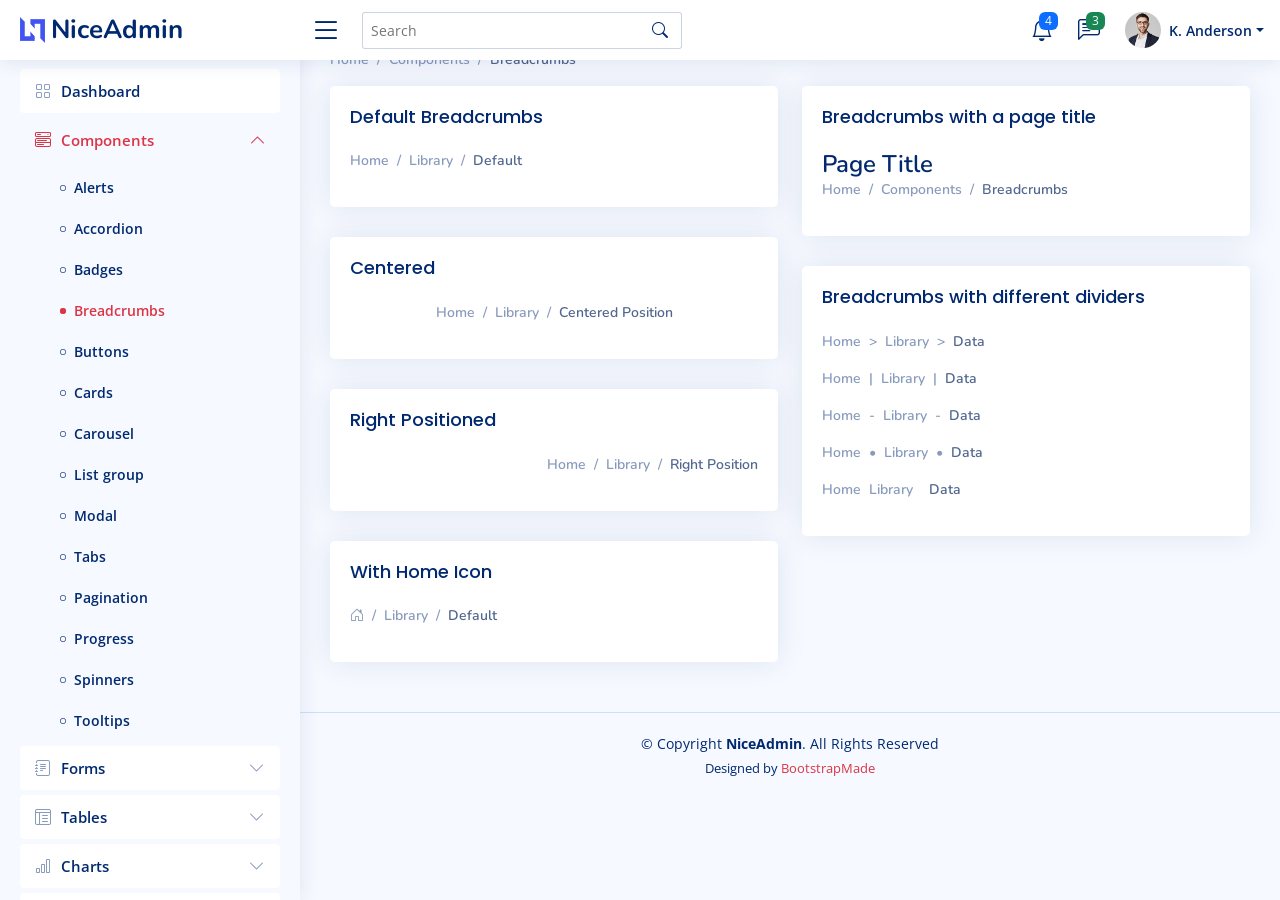
<file: NiceAdmin/components-breadcrumbs.html>
<!DOCTYPE html>
<html lang="en">

<head>
  <meta charset="utf-8">
  <meta content="width=device-width, initial-scale=1.0" name="viewport">

  <title>Components / Breadcrumbs - NiceAdmin Bootstrap Template</title>
  <meta content="" name="description">
  <meta content="" name="keywords">

  <!-- Favicons -->
  <link href="assets/img/favicon.png" rel="icon">
  <link href="assets/img/apple-touch-icon.png" rel="apple-touch-icon">

  <!-- Google Fonts -->
  <link href="https://fonts.gstatic.com" rel="preconnect">
  <link href="https://fonts.googleapis.com/css?family=Open+Sans:300,300i,400,400i,600,600i,700,700i|Nunito:300,300i,400,400i,600,600i,700,700i|Poppins:300,300i,400,400i,500,500i,600,600i,700,700i" rel="stylesheet">

  <!-- Vendor CSS Files -->
  <link href="assets/vendor/bootstrap/css/bootstrap.min.css" rel="stylesheet">
  <link href="assets/vendor/bootstrap-icons/bootstrap-icons.css" rel="stylesheet">
  <link href="assets/vendor/boxicons/css/boxicons.min.css" rel="stylesheet">
  <link href="assets/vendor/quill/quill.snow.css" rel="stylesheet">
  <link href="assets/vendor/quill/quill.bubble.css" rel="stylesheet">
  <link href="assets/vendor/remixicon/remixicon.css" rel="stylesheet">
  <link href="assets/vendor/simple-datatables/style.css" rel="stylesheet">

  <!-- Template Main CSS File -->
  <link href="assets/css/style.css" rel="stylesheet">

  <!-- =======================================================
  * Template Name: NiceAdmin
  * Updated: Mar 09 2023 with Bootstrap v5.2.3
  * Template URL: https://bootstrapmade.com/nice-admin-bootstrap-admin-html-template/
  * Author: BootstrapMade.com
  * License: https://bootstrapmade.com/license/
  ======================================================== -->
</head>

<body>

  <!-- ======= Header ======= -->
  <header id="header" class="header fixed-top d-flex align-items-center">

    <div class="d-flex align-items-center justify-content-between">
      <a href="index.html" class="logo d-flex align-items-center">
        <img src="assets/img/logo.png" alt="">
        <span class="d-none d-lg-block">NiceAdmin</span>
      </a>
      <i class="bi bi-list toggle-sidebar-btn"></i>
    </div><!-- End Logo -->

    <div class="search-bar">
      <form class="search-form d-flex align-items-center" method="POST" action="#">
        <input type="text" name="query" placeholder="Search" title="Enter search keyword">
        <button type="submit" title="Search"><i class="bi bi-search"></i></button>
      </form>
    </div><!-- End Search Bar -->

    <nav class="header-nav ms-auto">
      <ul class="d-flex align-items-center">

        <li class="nav-item d-block d-lg-none">
          <a class="nav-link nav-icon search-bar-toggle " href="#">
            <i class="bi bi-search"></i>
          </a>
        </li><!-- End Search Icon-->

        <li class="nav-item dropdown">

          <a class="nav-link nav-icon" href="#" data-bs-toggle="dropdown">
            <i class="bi bi-bell"></i>
            <span class="badge bg-primary badge-number">4</span>
          </a><!-- End Notification Icon -->

          <ul class="dropdown-menu dropdown-menu-end dropdown-menu-arrow notifications">
            <li class="dropdown-header">
              You have 4 new notifications
              <a href="#"><span class="badge rounded-pill bg-primary p-2 ms-2">View all</span></a>
            </li>
            <li>
              <hr class="dropdown-divider">
            </li>

            <li class="notification-item">
              <i class="bi bi-exclamation-circle text-warning"></i>
              <div>
                <h4>Lorem Ipsum</h4>
                <p>Quae dolorem earum veritatis oditseno</p>
                <p>30 min. ago</p>
              </div>
            </li>

            <li>
              <hr class="dropdown-divider">
            </li>

            <li class="notification-item">
              <i class="bi bi-x-circle text-danger"></i>
              <div>
                <h4>Atque rerum nesciunt</h4>
                <p>Quae dolorem earum veritatis oditseno</p>
                <p>1 hr. ago</p>
              </div>
            </li>

            <li>
              <hr class="dropdown-divider">
            </li>

            <li class="notification-item">
              <i class="bi bi-check-circle text-success"></i>
              <div>
                <h4>Sit rerum fuga</h4>
                <p>Quae dolorem earum veritatis oditseno</p>
                <p>2 hrs. ago</p>
              </div>
            </li>

            <li>
              <hr class="dropdown-divider">
            </li>

            <li class="notification-item">
              <i class="bi bi-info-circle text-primary"></i>
              <div>
                <h4>Dicta reprehenderit</h4>
                <p>Quae dolorem earum veritatis oditseno</p>
                <p>4 hrs. ago</p>
              </div>
            </li>

            <li>
              <hr class="dropdown-divider">
            </li>
            <li class="dropdown-footer">
              <a href="#">Show all notifications</a>
            </li>

          </ul><!-- End Notification Dropdown Items -->

        </li><!-- End Notification Nav -->

        <li class="nav-item dropdown">

          <a class="nav-link nav-icon" href="#" data-bs-toggle="dropdown">
            <i class="bi bi-chat-left-text"></i>
            <span class="badge bg-success badge-number">3</span>
          </a><!-- End Messages Icon -->

          <ul class="dropdown-menu dropdown-menu-end dropdown-menu-arrow messages">
            <li class="dropdown-header">
              You have 3 new messages
              <a href="#"><span class="badge rounded-pill bg-primary p-2 ms-2">View all</span></a>
            </li>
            <li>
              <hr class="dropdown-divider">
            </li>

            <li class="message-item">
              <a href="#">
                <img src="assets/img/messages-1.jpg" alt="" class="rounded-circle">
                <div>
                  <h4>Maria Hudson</h4>
                  <p>Velit asperiores et ducimus soluta repudiandae labore officia est ut...</p>
                  <p>4 hrs. ago</p>
                </div>
              </a>
            </li>
            <li>
              <hr class="dropdown-divider">
            </li>

            <li class="message-item">
              <a href="#">
                <img src="assets/img/messages-2.jpg" alt="" class="rounded-circle">
                <div>
                  <h4>Anna Nelson</h4>
                  <p>Velit asperiores et ducimus soluta repudiandae labore officia est ut...</p>
                  <p>6 hrs. ago</p>
                </div>
              </a>
            </li>
            <li>
              <hr class="dropdown-divider">
            </li>

            <li class="message-item">
              <a href="#">
                <img src="assets/img/messages-3.jpg" alt="" class="rounded-circle">
                <div>
                  <h4>David Muldon</h4>
                  <p>Velit asperiores et ducimus soluta repudiandae labore officia est ut...</p>
                  <p>8 hrs. ago</p>
                </div>
              </a>
            </li>
            <li>
              <hr class="dropdown-divider">
            </li>

            <li class="dropdown-footer">
              <a href="#">Show all messages</a>
            </li>

          </ul><!-- End Messages Dropdown Items -->

        </li><!-- End Messages Nav -->

        <li class="nav-item dropdown pe-3">

          <a class="nav-link nav-profile d-flex align-items-center pe-0" href="#" data-bs-toggle="dropdown">
            <img src="assets/img/profile-img.jpg" alt="Profile" class="rounded-circle">
            <span class="d-none d-md-block dropdown-toggle ps-2">K. Anderson</span>
          </a><!-- End Profile Iamge Icon -->

          <ul class="dropdown-menu dropdown-menu-end dropdown-menu-arrow profile">
            <li class="dropdown-header">
              <h6>Kevin Anderson</h6>
              <span>Web Designer</span>
            </li>
            <li>
              <hr class="dropdown-divider">
            </li>

            <li>
              <a class="dropdown-item d-flex align-items-center" href="users-profile.html">
                <i class="bi bi-person"></i>
                <span>My Profile</span>
              </a>
            </li>
            <li>
              <hr class="dropdown-divider">
            </li>

            <li>
              <a class="dropdown-item d-flex align-items-center" href="users-profile.html">
                <i class="bi bi-gear"></i>
                <span>Account Settings</span>
              </a>
            </li>
            <li>
              <hr class="dropdown-divider">
            </li>

            <li>
              <a class="dropdown-item d-flex align-items-center" href="pages-faq.html">
                <i class="bi bi-question-circle"></i>
                <span>Need Help?</span>
              </a>
            </li>
            <li>
              <hr class="dropdown-divider">
            </li>

            <li>
              <a class="dropdown-item d-flex align-items-center" href="#">
                <i class="bi bi-box-arrow-right"></i>
                <span>Sign Out</span>
              </a>
            </li>

          </ul><!-- End Profile Dropdown Items -->
        </li><!-- End Profile Nav -->

      </ul>
    </nav><!-- End Icons Navigation -->

  </header><!-- End Header -->

  <!-- ======= Sidebar ======= -->
  <aside id="sidebar" class="sidebar">

    <ul class="sidebar-nav" id="sidebar-nav">

      <li class="nav-item">
        <a class="nav-link collapsed" href="index.html">
          <i class="bi bi-grid"></i>
          <span>Dashboard</span>
        </a>
      </li><!-- End Dashboard Nav -->

      <li class="nav-item">
        <a class="nav-link " data-bs-target="#components-nav" data-bs-toggle="collapse" href="#">
          <i class="bi bi-menu-button-wide"></i><span>Components</span><i class="bi bi-chevron-down ms-auto"></i>
        </a>
        <ul id="components-nav" class="nav-content collapse show" data-bs-parent="#sidebar-nav">
          <li>
            <a href="components-alerts.html">
              <i class="bi bi-circle"></i><span>Alerts</span>
            </a>
          </li>
          <li>
            <a href="components-accordion.html">
              <i class="bi bi-circle"></i><span>Accordion</span>
            </a>
          </li>
          <li>
            <a href="components-badges.html">
              <i class="bi bi-circle"></i><span>Badges</span>
            </a>
          </li>
          <li>
            <a href="components-breadcrumbs.html" class="active">
              <i class="bi bi-circle"></i><span>Breadcrumbs</span>
            </a>
          </li>
          <li>
            <a href="components-buttons.html">
              <i class="bi bi-circle"></i><span>Buttons</span>
            </a>
          </li>
          <li>
            <a href="components-cards.html">
              <i class="bi bi-circle"></i><span>Cards</span>
            </a>
          </li>
          <li>
            <a href="components-carousel.html">
              <i class="bi bi-circle"></i><span>Carousel</span>
            </a>
          </li>
          <li>
            <a href="components-list-group.html">
              <i class="bi bi-circle"></i><span>List group</span>
            </a>
          </li>
          <li>
            <a href="components-modal.html">
              <i class="bi bi-circle"></i><span>Modal</span>
            </a>
          </li>
          <li>
            <a href="components-tabs.html">
              <i class="bi bi-circle"></i><span>Tabs</span>
            </a>
          </li>
          <li>
            <a href="components-pagination.html">
              <i class="bi bi-circle"></i><span>Pagination</span>
            </a>
          </li>
          <li>
            <a href="components-progress.html">
              <i class="bi bi-circle"></i><span>Progress</span>
            </a>
          </li>
          <li>
            <a href="components-spinners.html">
              <i class="bi bi-circle"></i><span>Spinners</span>
            </a>
          </li>
          <li>
            <a href="components-tooltips.html">
              <i class="bi bi-circle"></i><span>Tooltips</span>
            </a>
          </li>
        </ul>
      </li><!-- End Components Nav -->

      <li class="nav-item">
        <a class="nav-link collapsed" data-bs-target="#forms-nav" data-bs-toggle="collapse" href="#">
          <i class="bi bi-journal-text"></i><span>Forms</span><i class="bi bi-chevron-down ms-auto"></i>
        </a>
        <ul id="forms-nav" class="nav-content collapse " data-bs-parent="#sidebar-nav">
          <li>
            <a href="forms-elements.html">
              <i class="bi bi-circle"></i><span>Form Elements</span>
            </a>
          </li>
          <li>
            <a href="forms-layouts.html">
              <i class="bi bi-circle"></i><span>Form Layouts</span>
            </a>
          </li>
          <li>
            <a href="forms-editors.html">
              <i class="bi bi-circle"></i><span>Form Editors</span>
            </a>
          </li>
          <li>
            <a href="forms-validation.html">
              <i class="bi bi-circle"></i><span>Form Validation</span>
            </a>
          </li>
        </ul>
      </li><!-- End Forms Nav -->

      <li class="nav-item">
        <a class="nav-link collapsed" data-bs-target="#tables-nav" data-bs-toggle="collapse" href="#">
          <i class="bi bi-layout-text-window-reverse"></i><span>Tables</span><i class="bi bi-chevron-down ms-auto"></i>
        </a>
        <ul id="tables-nav" class="nav-content collapse " data-bs-parent="#sidebar-nav">
          <li>
            <a href="tables-general.html">
              <i class="bi bi-circle"></i><span>General Tables</span>
            </a>
          </li>
          <li>
            <a href="tables-data.html">
              <i class="bi bi-circle"></i><span>Data Tables</span>
            </a>
          </li>
        </ul>
      </li><!-- End Tables Nav -->

      <li class="nav-item">
        <a class="nav-link collapsed" data-bs-target="#charts-nav" data-bs-toggle="collapse" href="#">
          <i class="bi bi-bar-chart"></i><span>Charts</span><i class="bi bi-chevron-down ms-auto"></i>
        </a>
        <ul id="charts-nav" class="nav-content collapse " data-bs-parent="#sidebar-nav">
          <li>
            <a href="charts-chartjs.html">
              <i class="bi bi-circle"></i><span>Chart.js</span>
            </a>
          </li>
          <li>
            <a href="charts-apexcharts.html">
              <i class="bi bi-circle"></i><span>ApexCharts</span>
            </a>
          </li>
          <li>
            <a href="charts-echarts.html">
              <i class="bi bi-circle"></i><span>ECharts</span>
            </a>
          </li>
        </ul>
      </li><!-- End Charts Nav -->

      <li class="nav-item">
        <a class="nav-link collapsed" data-bs-target="#icons-nav" data-bs-toggle="collapse" href="#">
          <i class="bi bi-gem"></i><span>Icons</span><i class="bi bi-chevron-down ms-auto"></i>
        </a>
        <ul id="icons-nav" class="nav-content collapse " data-bs-parent="#sidebar-nav">
          <li>
            <a href="icons-bootstrap.html">
              <i class="bi bi-circle"></i><span>Bootstrap Icons</span>
            </a>
          </li>
          <li>
            <a href="icons-remix.html">
              <i class="bi bi-circle"></i><span>Remix Icons</span>
            </a>
          </li>
          <li>
            <a href="icons-boxicons.html">
              <i class="bi bi-circle"></i><span>Boxicons</span>
            </a>
          </li>
        </ul>
      </li><!-- End Icons Nav -->

      <li class="nav-heading">Pages</li>

      <li class="nav-item">
        <a class="nav-link collapsed" href="users-profile.html">
          <i class="bi bi-person"></i>
          <span>Profile</span>
        </a>
      </li><!-- End Profile Page Nav -->

      <li class="nav-item">
        <a class="nav-link collapsed" href="pages-faq.html">
          <i class="bi bi-question-circle"></i>
          <span>F.A.Q</span>
        </a>
      </li><!-- End F.A.Q Page Nav -->

      <li class="nav-item">
        <a class="nav-link collapsed" href="pages-contact.html">
          <i class="bi bi-envelope"></i>
          <span>Contact</span>
        </a>
      </li><!-- End Contact Page Nav -->

      <li class="nav-item">
        <a class="nav-link collapsed" href="pages-register.html">
          <i class="bi bi-card-list"></i>
          <span>Register</span>
        </a>
      </li><!-- End Register Page Nav -->

      <li class="nav-item">
        <a class="nav-link collapsed" href="pages-login.html">
          <i class="bi bi-box-arrow-in-right"></i>
          <span>Login</span>
        </a>
      </li><!-- End Login Page Nav -->

      <li class="nav-item">
        <a class="nav-link collapsed" href="pages-error-404.html">
          <i class="bi bi-dash-circle"></i>
          <span>Error 404</span>
        </a>
      </li><!-- End Error 404 Page Nav -->

      <li class="nav-item">
        <a class="nav-link collapsed" href="pages-blank.html">
          <i class="bi bi-file-earmark"></i>
          <span>Blank</span>
        </a>
      </li><!-- End Blank Page Nav -->

    </ul>

  </aside><!-- End Sidebar-->

  <main id="main" class="main">

    <div class="pagetitle">
      <h1>Breadcrumbs</h1>
      <nav>
        <ol class="breadcrumb">
          <li class="breadcrumb-item"><a href="index.html">Home</a></li>
          <li class="breadcrumb-item">Components</li>
          <li class="breadcrumb-item active">Breadcrumbs</li>
        </ol>
      </nav>
    </div><!-- End Page Title -->

    <section class="section">
      <div class="row">
        <div class="col-lg-6">

          <div class="card">
            <div class="card-body">
              <h5 class="card-title">Default Breadcrumbs</h5>

              <nav>
                <ol class="breadcrumb">
                  <li class="breadcrumb-item"><a href="index.html">Home</a></li>
                  <li class="breadcrumb-item"><a href="#">Library</a></li>
                  <li class="breadcrumb-item active">Default</li>
                </ol>
              </nav>
            </div>
          </div>

          <div class="card">
            <div class="card-body">
              <h5 class="card-title">Centered</h5>

              <nav class="d-flex justify-content-center">
                <ol class="breadcrumb">
                  <li class="breadcrumb-item"><a href="index.html">Home</a></li>
                  <li class="breadcrumb-item"><a href="#">Library</a></li>
                  <li class="breadcrumb-item active">Centered Position</li>
                </ol>
              </nav>
            </div>
          </div>

          <div class="card">
            <div class="card-body">
              <h5 class="card-title">Right Positioned</h5>

              <nav class="d-flex justify-content-end">
                <ol class="breadcrumb">
                  <li class="breadcrumb-item"><a href="index.html">Home</a></li>
                  <li class="breadcrumb-item"><a href="#">Library</a></li>
                  <li class="breadcrumb-item active">Right Position</li>
                </ol>
              </nav>
            </div>
          </div>

          <div class="card">
            <div class="card-body">
              <h5 class="card-title">With Home Icon</h5>

              <nav>
                <ol class="breadcrumb">
                  <li class="breadcrumb-item"><a href="index.html"><i class="bi bi-house-door"></i></a></li>
                  <li class="breadcrumb-item"><a href="#">Library</a></li>
                  <li class="breadcrumb-item active">Default</li>
                </ol>
              </nav>
            </div>
          </div>

        </div>

        <div class="col-lg-6">

          <div class="card">
            <div class="card-body">
              <h5 class="card-title">Breadcrumbs with a page title</h5>

              <div class="pagetitle">
                <h1>Page Title</h1>
                <nav>
                  <ol class="breadcrumb">
                    <li class="breadcrumb-item"><a href="index.html">Home</a></li>
                    <li class="breadcrumb-item">Components</li>
                    <li class="breadcrumb-item active">Breadcrumbs</li>
                  </ol>
                </nav>
              </div><!-- End Breadcrumbs with a page title -->

            </div>
          </div>

          <div class="card">
            <div class="card-body">
              <h5 class="card-title">Breadcrumbs with different dividers</h5>

              <nav style="--bs-breadcrumb-divider: '>';">
                <ol class="breadcrumb">
                  <li class="breadcrumb-item"><a href="index.html">Home</a></li>
                  <li class="breadcrumb-item"><a href="#">Library</a></li>
                  <li class="breadcrumb-item active">Data</li>
                </ol>
              </nav>

              <nav style="--bs-breadcrumb-divider: '|';">
                <ol class="breadcrumb">
                  <li class="breadcrumb-item"><a href="index.html">Home</a></li>
                  <li class="breadcrumb-item"><a href="#">Library</a></li>
                  <li class="breadcrumb-item active">Data</li>
                </ol>
              </nav>

              <nav style="--bs-breadcrumb-divider: '-';">
                <ol class="breadcrumb">
                  <li class="breadcrumb-item"><a href="index.html">Home</a></li>
                  <li class="breadcrumb-item"><a href="#">Library</a></li>
                  <li class="breadcrumb-item active">Data</li>
                </ol>
              </nav>

              <nav style="--bs-breadcrumb-divider: '•';">
                <ol class="breadcrumb">
                  <li class="breadcrumb-item"><a href="index.html">Home</a></li>
                  <li class="breadcrumb-item"><a href="#">Library</a></li>
                  <li class="breadcrumb-item active">Data</li>
                </ol>
              </nav>

              <nav style="--bs-breadcrumb-divider: '';">
                <ol class="breadcrumb">
                  <li class="breadcrumb-item"><a href="index.html">Home</a></li>
                  <li class="breadcrumb-item"><a href="#">Library</a></li>
                  <li class="breadcrumb-item active">Data</li>
                </ol>
              </nav>

            </div>
          </div>

        </div>
      </div>
    </section>

  </main><!-- End #main -->

  <!-- ======= Footer ======= -->
  <footer id="footer" class="footer">
    <div class="copyright">
      &copy; Copyright <strong><span>NiceAdmin</span></strong>. All Rights Reserved
    </div>
    <div class="credits">
      <!-- All the links in the footer should remain intact. -->
      <!-- You can delete the links only if you purchased the pro version. -->
      <!-- Licensing information: https://bootstrapmade.com/license/ -->
      <!-- Purchase the pro version with working PHP/AJAX contact form: https://bootstrapmade.com/nice-admin-bootstrap-admin-html-template/ -->
      Designed by <a href="https://bootstrapmade.com/">BootstrapMade</a>
    </div>
  </footer><!-- End Footer -->

  <a href="#" class="back-to-top d-flex align-items-center justify-content-center"><i class="bi bi-arrow-up-short"></i></a>

  <!-- Vendor JS Files -->
  <script src="assets/vendor/apexcharts/apexcharts.min.js"></script>
  <script src="assets/vendor/bootstrap/js/bootstrap.bundle.min.js"></script>
  <script src="assets/vendor/chart.js/chart.umd.js"></script>
  <script src="assets/vendor/echarts/echarts.min.js"></script>
  <script src="assets/vendor/quill/quill.min.js"></script>
  <script src="assets/vendor/simple-datatables/simple-datatables.js"></script>
  <script src="assets/vendor/tinymce/tinymce.min.js"></script>
  <script src="assets/vendor/php-email-form/validate.js"></script>

  <!-- Template Main JS File -->
  <script src="assets/js/main.js"></script>

</body>

</html>
</file>
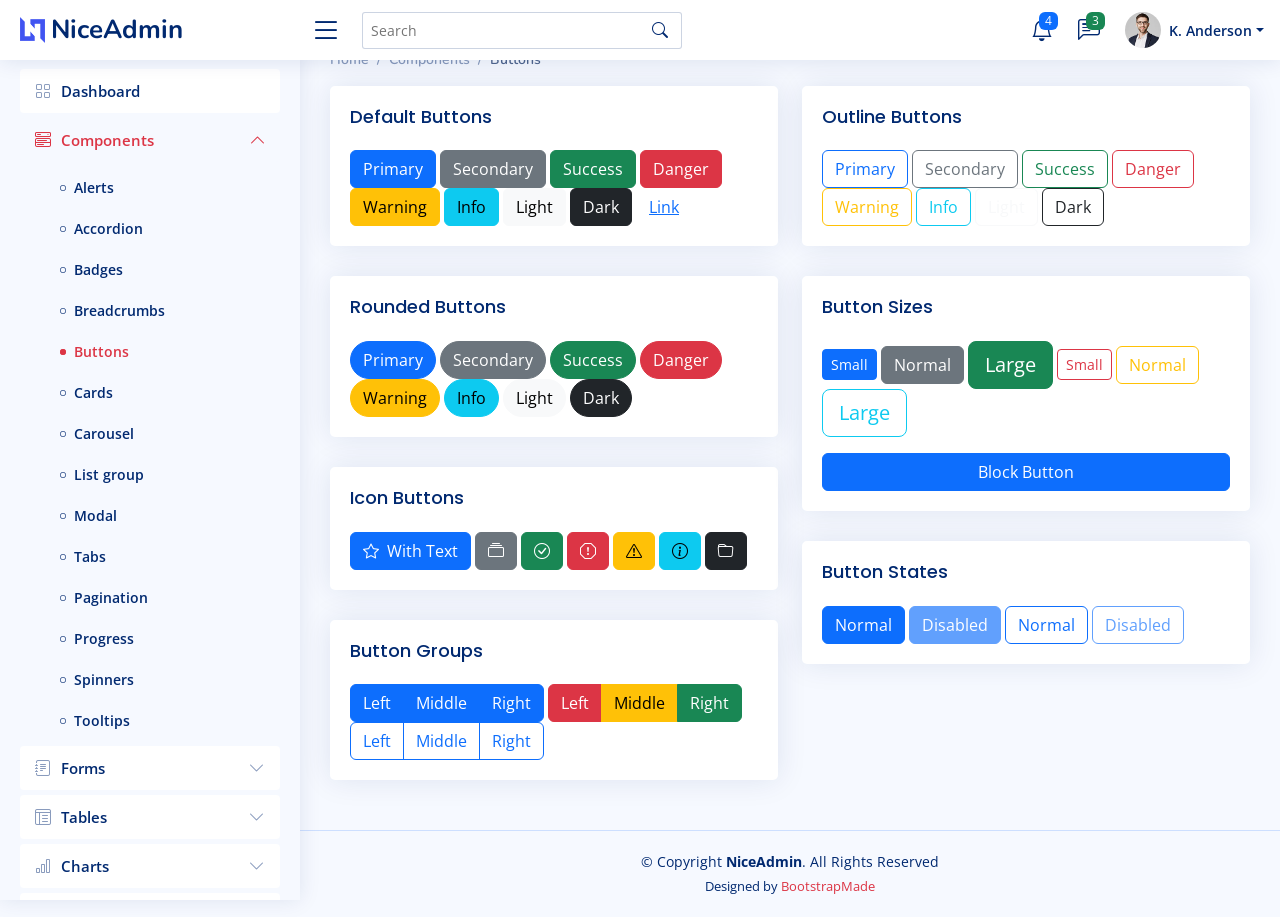
<file: NiceAdmin/components-buttons.html>
<!DOCTYPE html>
<html lang="en">

<head>
  <meta charset="utf-8">
  <meta content="width=device-width, initial-scale=1.0" name="viewport">

  <title>Components / Buttons - NiceAdmin Bootstrap Template</title>
  <meta content="" name="description">
  <meta content="" name="keywords">

  <!-- Favicons -->
  <link href="assets/img/favicon.png" rel="icon">
  <link href="assets/img/apple-touch-icon.png" rel="apple-touch-icon">

  <!-- Google Fonts -->
  <link href="https://fonts.gstatic.com" rel="preconnect">
  <link href="https://fonts.googleapis.com/css?family=Open+Sans:300,300i,400,400i,600,600i,700,700i|Nunito:300,300i,400,400i,600,600i,700,700i|Poppins:300,300i,400,400i,500,500i,600,600i,700,700i" rel="stylesheet">

  <!-- Vendor CSS Files -->
  <link href="assets/vendor/bootstrap/css/bootstrap.min.css" rel="stylesheet">
  <link href="assets/vendor/bootstrap-icons/bootstrap-icons.css" rel="stylesheet">
  <link href="assets/vendor/boxicons/css/boxicons.min.css" rel="stylesheet">
  <link href="assets/vendor/quill/quill.snow.css" rel="stylesheet">
  <link href="assets/vendor/quill/quill.bubble.css" rel="stylesheet">
  <link href="assets/vendor/remixicon/remixicon.css" rel="stylesheet">
  <link href="assets/vendor/simple-datatables/style.css" rel="stylesheet">

  <!-- Template Main CSS File -->
  <link href="assets/css/style.css" rel="stylesheet">

  <!-- =======================================================
  * Template Name: NiceAdmin
  * Updated: Mar 09 2023 with Bootstrap v5.2.3
  * Template URL: https://bootstrapmade.com/nice-admin-bootstrap-admin-html-template/
  * Author: BootstrapMade.com
  * License: https://bootstrapmade.com/license/
  ======================================================== -->
</head>

<body>

  <!-- ======= Header ======= -->
  <header id="header" class="header fixed-top d-flex align-items-center">

    <div class="d-flex align-items-center justify-content-between">
      <a href="index.html" class="logo d-flex align-items-center">
        <img src="assets/img/logo.png" alt="">
        <span class="d-none d-lg-block">NiceAdmin</span>
      </a>
      <i class="bi bi-list toggle-sidebar-btn"></i>
    </div><!-- End Logo -->

    <div class="search-bar">
      <form class="search-form d-flex align-items-center" method="POST" action="#">
        <input type="text" name="query" placeholder="Search" title="Enter search keyword">
        <button type="submit" title="Search"><i class="bi bi-search"></i></button>
      </form>
    </div><!-- End Search Bar -->

    <nav class="header-nav ms-auto">
      <ul class="d-flex align-items-center">

        <li class="nav-item d-block d-lg-none">
          <a class="nav-link nav-icon search-bar-toggle " href="#">
            <i class="bi bi-search"></i>
          </a>
        </li><!-- End Search Icon-->

        <li class="nav-item dropdown">

          <a class="nav-link nav-icon" href="#" data-bs-toggle="dropdown">
            <i class="bi bi-bell"></i>
            <span class="badge bg-primary badge-number">4</span>
          </a><!-- End Notification Icon -->

          <ul class="dropdown-menu dropdown-menu-end dropdown-menu-arrow notifications">
            <li class="dropdown-header">
              You have 4 new notifications
              <a href="#"><span class="badge rounded-pill bg-primary p-2 ms-2">View all</span></a>
            </li>
            <li>
              <hr class="dropdown-divider">
            </li>

            <li class="notification-item">
              <i class="bi bi-exclamation-circle text-warning"></i>
              <div>
                <h4>Lorem Ipsum</h4>
                <p>Quae dolorem earum veritatis oditseno</p>
                <p>30 min. ago</p>
              </div>
            </li>

            <li>
              <hr class="dropdown-divider">
            </li>

            <li class="notification-item">
              <i class="bi bi-x-circle text-danger"></i>
              <div>
                <h4>Atque rerum nesciunt</h4>
                <p>Quae dolorem earum veritatis oditseno</p>
                <p>1 hr. ago</p>
              </div>
            </li>

            <li>
              <hr class="dropdown-divider">
            </li>

            <li class="notification-item">
              <i class="bi bi-check-circle text-success"></i>
              <div>
                <h4>Sit rerum fuga</h4>
                <p>Quae dolorem earum veritatis oditseno</p>
                <p>2 hrs. ago</p>
              </div>
            </li>

            <li>
              <hr class="dropdown-divider">
            </li>

            <li class="notification-item">
              <i class="bi bi-info-circle text-primary"></i>
              <div>
                <h4>Dicta reprehenderit</h4>
                <p>Quae dolorem earum veritatis oditseno</p>
                <p>4 hrs. ago</p>
              </div>
            </li>

            <li>
              <hr class="dropdown-divider">
            </li>
            <li class="dropdown-footer">
              <a href="#">Show all notifications</a>
            </li>

          </ul><!-- End Notification Dropdown Items -->

        </li><!-- End Notification Nav -->

        <li class="nav-item dropdown">

          <a class="nav-link nav-icon" href="#" data-bs-toggle="dropdown">
            <i class="bi bi-chat-left-text"></i>
            <span class="badge bg-success badge-number">3</span>
          </a><!-- End Messages Icon -->

          <ul class="dropdown-menu dropdown-menu-end dropdown-menu-arrow messages">
            <li class="dropdown-header">
              You have 3 new messages
              <a href="#"><span class="badge rounded-pill bg-primary p-2 ms-2">View all</span></a>
            </li>
            <li>
              <hr class="dropdown-divider">
            </li>

            <li class="message-item">
              <a href="#">
                <img src="assets/img/messages-1.jpg" alt="" class="rounded-circle">
                <div>
                  <h4>Maria Hudson</h4>
                  <p>Velit asperiores et ducimus soluta repudiandae labore officia est ut...</p>
                  <p>4 hrs. ago</p>
                </div>
              </a>
            </li>
            <li>
              <hr class="dropdown-divider">
            </li>

            <li class="message-item">
              <a href="#">
                <img src="assets/img/messages-2.jpg" alt="" class="rounded-circle">
                <div>
                  <h4>Anna Nelson</h4>
                  <p>Velit asperiores et ducimus soluta repudiandae labore officia est ut...</p>
                  <p>6 hrs. ago</p>
                </div>
              </a>
            </li>
            <li>
              <hr class="dropdown-divider">
            </li>

            <li class="message-item">
              <a href="#">
                <img src="assets/img/messages-3.jpg" alt="" class="rounded-circle">
                <div>
                  <h4>David Muldon</h4>
                  <p>Velit asperiores et ducimus soluta repudiandae labore officia est ut...</p>
                  <p>8 hrs. ago</p>
                </div>
              </a>
            </li>
            <li>
              <hr class="dropdown-divider">
            </li>

            <li class="dropdown-footer">
              <a href="#">Show all messages</a>
            </li>

          </ul><!-- End Messages Dropdown Items -->

        </li><!-- End Messages Nav -->

        <li class="nav-item dropdown pe-3">

          <a class="nav-link nav-profile d-flex align-items-center pe-0" href="#" data-bs-toggle="dropdown">
            <img src="assets/img/profile-img.jpg" alt="Profile" class="rounded-circle">
            <span class="d-none d-md-block dropdown-toggle ps-2">K. Anderson</span>
          </a><!-- End Profile Iamge Icon -->

          <ul class="dropdown-menu dropdown-menu-end dropdown-menu-arrow profile">
            <li class="dropdown-header">
              <h6>Kevin Anderson</h6>
              <span>Web Designer</span>
            </li>
            <li>
              <hr class="dropdown-divider">
            </li>

            <li>
              <a class="dropdown-item d-flex align-items-center" href="users-profile.html">
                <i class="bi bi-person"></i>
                <span>My Profile</span>
              </a>
            </li>
            <li>
              <hr class="dropdown-divider">
            </li>

            <li>
              <a class="dropdown-item d-flex align-items-center" href="users-profile.html">
                <i class="bi bi-gear"></i>
                <span>Account Settings</span>
              </a>
            </li>
            <li>
              <hr class="dropdown-divider">
            </li>

            <li>
              <a class="dropdown-item d-flex align-items-center" href="pages-faq.html">
                <i class="bi bi-question-circle"></i>
                <span>Need Help?</span>
              </a>
            </li>
            <li>
              <hr class="dropdown-divider">
            </li>

            <li>
              <a class="dropdown-item d-flex align-items-center" href="#">
                <i class="bi bi-box-arrow-right"></i>
                <span>Sign Out</span>
              </a>
            </li>

          </ul><!-- End Profile Dropdown Items -->
        </li><!-- End Profile Nav -->

      </ul>
    </nav><!-- End Icons Navigation -->

  </header><!-- End Header -->

  <!-- ======= Sidebar ======= -->
  <aside id="sidebar" class="sidebar">

    <ul class="sidebar-nav" id="sidebar-nav">

      <li class="nav-item">
        <a class="nav-link collapsed" href="index.html">
          <i class="bi bi-grid"></i>
          <span>Dashboard</span>
        </a>
      </li><!-- End Dashboard Nav -->

      <li class="nav-item">
        <a class="nav-link " data-bs-target="#components-nav" data-bs-toggle="collapse" href="#">
          <i class="bi bi-menu-button-wide"></i><span>Components</span><i class="bi bi-chevron-down ms-auto"></i>
        </a>
        <ul id="components-nav" class="nav-content collapse show" data-bs-parent="#sidebar-nav">
          <li>
            <a href="components-alerts.html">
              <i class="bi bi-circle"></i><span>Alerts</span>
            </a>
          </li>
          <li>
            <a href="components-accordion.html">
              <i class="bi bi-circle"></i><span>Accordion</span>
            </a>
          </li>
          <li>
            <a href="components-badges.html">
              <i class="bi bi-circle"></i><span>Badges</span>
            </a>
          </li>
          <li>
            <a href="components-breadcrumbs.html">
              <i class="bi bi-circle"></i><span>Breadcrumbs</span>
            </a>
          </li>
          <li>
            <a href="components-buttons.html" class="active">
              <i class="bi bi-circle"></i><span>Buttons</span>
            </a>
          </li>
          <li>
            <a href="components-cards.html">
              <i class="bi bi-circle"></i><span>Cards</span>
            </a>
          </li>
          <li>
            <a href="components-carousel.html">
              <i class="bi bi-circle"></i><span>Carousel</span>
            </a>
          </li>
          <li>
            <a href="components-list-group.html">
              <i class="bi bi-circle"></i><span>List group</span>
            </a>
          </li>
          <li>
            <a href="components-modal.html">
              <i class="bi bi-circle"></i><span>Modal</span>
            </a>
          </li>
          <li>
            <a href="components-tabs.html">
              <i class="bi bi-circle"></i><span>Tabs</span>
            </a>
          </li>
          <li>
            <a href="components-pagination.html">
              <i class="bi bi-circle"></i><span>Pagination</span>
            </a>
          </li>
          <li>
            <a href="components-progress.html">
              <i class="bi bi-circle"></i><span>Progress</span>
            </a>
          </li>
          <li>
            <a href="components-spinners.html">
              <i class="bi bi-circle"></i><span>Spinners</span>
            </a>
          </li>
          <li>
            <a href="components-tooltips.html">
              <i class="bi bi-circle"></i><span>Tooltips</span>
            </a>
          </li>
        </ul>
      </li><!-- End Components Nav -->

      <li class="nav-item">
        <a class="nav-link collapsed" data-bs-target="#forms-nav" data-bs-toggle="collapse" href="#">
          <i class="bi bi-journal-text"></i><span>Forms</span><i class="bi bi-chevron-down ms-auto"></i>
        </a>
        <ul id="forms-nav" class="nav-content collapse " data-bs-parent="#sidebar-nav">
          <li>
            <a href="forms-elements.html">
              <i class="bi bi-circle"></i><span>Form Elements</span>
            </a>
          </li>
          <li>
            <a href="forms-layouts.html">
              <i class="bi bi-circle"></i><span>Form Layouts</span>
            </a>
          </li>
          <li>
            <a href="forms-editors.html">
              <i class="bi bi-circle"></i><span>Form Editors</span>
            </a>
          </li>
          <li>
            <a href="forms-validation.html">
              <i class="bi bi-circle"></i><span>Form Validation</span>
            </a>
          </li>
        </ul>
      </li><!-- End Forms Nav -->

      <li class="nav-item">
        <a class="nav-link collapsed" data-bs-target="#tables-nav" data-bs-toggle="collapse" href="#">
          <i class="bi bi-layout-text-window-reverse"></i><span>Tables</span><i class="bi bi-chevron-down ms-auto"></i>
        </a>
        <ul id="tables-nav" class="nav-content collapse " data-bs-parent="#sidebar-nav">
          <li>
            <a href="tables-general.html">
              <i class="bi bi-circle"></i><span>General Tables</span>
            </a>
          </li>
          <li>
            <a href="tables-data.html">
              <i class="bi bi-circle"></i><span>Data Tables</span>
            </a>
          </li>
        </ul>
      </li><!-- End Tables Nav -->

      <li class="nav-item">
        <a class="nav-link collapsed" data-bs-target="#charts-nav" data-bs-toggle="collapse" href="#">
          <i class="bi bi-bar-chart"></i><span>Charts</span><i class="bi bi-chevron-down ms-auto"></i>
        </a>
        <ul id="charts-nav" class="nav-content collapse " data-bs-parent="#sidebar-nav">
          <li>
            <a href="charts-chartjs.html">
              <i class="bi bi-circle"></i><span>Chart.js</span>
            </a>
          </li>
          <li>
            <a href="charts-apexcharts.html">
              <i class="bi bi-circle"></i><span>ApexCharts</span>
            </a>
          </li>
          <li>
            <a href="charts-echarts.html">
              <i class="bi bi-circle"></i><span>ECharts</span>
            </a>
          </li>
        </ul>
      </li><!-- End Charts Nav -->

      <li class="nav-item">
        <a class="nav-link collapsed" data-bs-target="#icons-nav" data-bs-toggle="collapse" href="#">
          <i class="bi bi-gem"></i><span>Icons</span><i class="bi bi-chevron-down ms-auto"></i>
        </a>
        <ul id="icons-nav" class="nav-content collapse " data-bs-parent="#sidebar-nav">
          <li>
            <a href="icons-bootstrap.html">
              <i class="bi bi-circle"></i><span>Bootstrap Icons</span>
            </a>
          </li>
          <li>
            <a href="icons-remix.html">
              <i class="bi bi-circle"></i><span>Remix Icons</span>
            </a>
          </li>
          <li>
            <a href="icons-boxicons.html">
              <i class="bi bi-circle"></i><span>Boxicons</span>
            </a>
          </li>
        </ul>
      </li><!-- End Icons Nav -->

      <li class="nav-heading">Pages</li>

      <li class="nav-item">
        <a class="nav-link collapsed" href="users-profile.html">
          <i class="bi bi-person"></i>
          <span>Profile</span>
        </a>
      </li><!-- End Profile Page Nav -->

      <li class="nav-item">
        <a class="nav-link collapsed" href="pages-faq.html">
          <i class="bi bi-question-circle"></i>
          <span>F.A.Q</span>
        </a>
      </li><!-- End F.A.Q Page Nav -->

      <li class="nav-item">
        <a class="nav-link collapsed" href="pages-contact.html">
          <i class="bi bi-envelope"></i>
          <span>Contact</span>
        </a>
      </li><!-- End Contact Page Nav -->

      <li class="nav-item">
        <a class="nav-link collapsed" href="pages-register.html">
          <i class="bi bi-card-list"></i>
          <span>Register</span>
        </a>
      </li><!-- End Register Page Nav -->

      <li class="nav-item">
        <a class="nav-link collapsed" href="pages-login.html">
          <i class="bi bi-box-arrow-in-right"></i>
          <span>Login</span>
        </a>
      </li><!-- End Login Page Nav -->

      <li class="nav-item">
        <a class="nav-link collapsed" href="pages-error-404.html">
          <i class="bi bi-dash-circle"></i>
          <span>Error 404</span>
        </a>
      </li><!-- End Error 404 Page Nav -->

      <li class="nav-item">
        <a class="nav-link collapsed" href="pages-blank.html">
          <i class="bi bi-file-earmark"></i>
          <span>Blank</span>
        </a>
      </li><!-- End Blank Page Nav -->

    </ul>

  </aside><!-- End Sidebar-->

  <main id="main" class="main">

    <div class="pagetitle">
      <h1>Buttons</h1>
      <nav>
        <ol class="breadcrumb">
          <li class="breadcrumb-item"><a href="index.html">Home</a></li>
          <li class="breadcrumb-item">Components</li>
          <li class="breadcrumb-item active">Buttons</li>
        </ol>
      </nav>
    </div><!-- End Page Title -->

    <section class="section">
      <div class="row">
        <div class="col-lg-6">

          <div class="card">
            <div class="card-body">
              <h5 class="card-title">Default Buttons</h5>

              <button type="button" class="btn btn-primary">Primary</button>
              <button type="button" class="btn btn-secondary">Secondary</button>
              <button type="button" class="btn btn-success">Success</button>
              <button type="button" class="btn btn-danger">Danger</button>
              <button type="button" class="btn btn-warning">Warning</button>
              <button type="button" class="btn btn-info">Info</button>
              <button type="button" class="btn btn-light">Light</button>
              <button type="button" class="btn btn-dark">Dark</button>
              <button type="button" class="btn btn-link">Link</button>
            </div>
          </div>

          <div class="card">
            <div class="card-body">
              <h5 class="card-title">Rounded Buttons</h5>

              <button type="button" class="btn btn-primary rounded-pill">Primary</button>
              <button type="button" class="btn btn-secondary rounded-pill">Secondary</button>
              <button type="button" class="btn btn-success rounded-pill">Success</button>
              <button type="button" class="btn btn-danger rounded-pill">Danger</button>
              <button type="button" class="btn btn-warning rounded-pill">Warning</button>
              <button type="button" class="btn btn-info rounded-pill">Info</button>
              <button type="button" class="btn btn-light rounded-pill">Light</button>
              <button type="button" class="btn btn-dark rounded-pill">Dark</button>
            </div>
          </div>

          <div class="card">
            <div class="card-body">
              <h5 class="card-title">Icon Buttons</h5>

              <button type="button" class="btn btn-primary"><i class="bi bi-star me-1"></i> With Text</button>
              <button type="button" class="btn btn-secondary"><i class="bi bi-collection"></i></button>
              <button type="button" class="btn btn-success"><i class="bi bi-check-circle"></i></button>
              <button type="button" class="btn btn-danger"><i class="bi bi-exclamation-octagon"></i></button>
              <button type="button" class="btn btn-warning"><i class="bi bi-exclamation-triangle"></i></button>
              <button type="button" class="btn btn-info"><i class="bi bi-info-circle"></i></button>
              <button type="button" class="btn btn-dark"><i class="bi bi-folder"></i></button>
            </div>
          </div>

          <div class="card">
            <div class="card-body">
              <h5 class="card-title">Button Groups</h5>

              <div class="btn-group" role="group" aria-label="Basic example">
                <button type="button" class="btn btn-primary">Left</button>
                <button type="button" class="btn btn-primary">Middle</button>
                <button type="button" class="btn btn-primary">Right</button>
              </div>

              <div class="btn-group" role="group" aria-label="Basic mixed styles example">
                <button type="button" class="btn btn-danger">Left</button>
                <button type="button" class="btn btn-warning">Middle</button>
                <button type="button" class="btn btn-success">Right</button>
              </div>

              <div class="btn-group" role="group" aria-label="Basic outlined example">
                <button type="button" class="btn btn-outline-primary">Left</button>
                <button type="button" class="btn btn-outline-primary">Middle</button>
                <button type="button" class="btn btn-outline-primary">Right</button>
              </div>

            </div>
          </div>

        </div>

        <div class="col-lg-6">

          <div class="card">
            <div class="card-body">
              <h5 class="card-title">Outline Buttons</h5>

              <button type="button" class="btn btn-outline-primary">Primary</button>
              <button type="button" class="btn btn-outline-secondary">Secondary</button>
              <button type="button" class="btn btn-outline-success">Success</button>
              <button type="button" class="btn btn-outline-danger">Danger</button>
              <button type="button" class="btn btn-outline-warning">Warning</button>
              <button type="button" class="btn btn-outline-info">Info</button>
              <button type="button" class="btn btn-outline-light">Light</button>
              <button type="button" class="btn btn-outline-dark">Dark</button>
            </div>
          </div>

          <div class="card">
            <div class="card-body">
              <h5 class="card-title">Button Sizes</h5>

              <button type="button" class="btn btn-primary btn-sm">Small</button>
              <button type="button" class="btn btn-secondary">Normal</button>
              <button type="button" class="btn btn-success btn-lg">Large</button>

              <button type="button" class="btn btn-outline-danger btn-sm">Small</button>
              <button type="button" class="btn btn-outline-warning">Normal</button>
              <button type="button" class="btn btn-outline-info btn-lg">Large</button>

              <div class="d-grid gap-2 mt-3">
                <button class="btn btn-primary" type="button">Block Button</button>
              </div>

            </div>
          </div>

          <div class="card">
            <div class="card-body">
              <h5 class="card-title">Button States</h5>

              <button type="button" class="btn btn-primary">Normal</button>
              <button type="button" class="btn btn-primary" disabled>Disabled</button>
              <button type="button" class="btn btn-outline-primary">Normal</button>
              <button type="button" class="btn btn-outline-primary" disabled>Disabled</button>
            </div>
          </div>

        </div>
      </div>
    </section>

  </main><!-- End #main -->

  <!-- ======= Footer ======= -->
  <footer id="footer" class="footer">
    <div class="copyright">
      &copy; Copyright <strong><span>NiceAdmin</span></strong>. All Rights Reserved
    </div>
    <div class="credits">
      <!-- All the links in the footer should remain intact. -->
      <!-- You can delete the links only if you purchased the pro version. -->
      <!-- Licensing information: https://bootstrapmade.com/license/ -->
      <!-- Purchase the pro version with working PHP/AJAX contact form: https://bootstrapmade.com/nice-admin-bootstrap-admin-html-template/ -->
      Designed by <a href="https://bootstrapmade.com/">BootstrapMade</a>
    </div>
  </footer><!-- End Footer -->

  <a href="#" class="back-to-top d-flex align-items-center justify-content-center"><i class="bi bi-arrow-up-short"></i></a>

  <!-- Vendor JS Files -->
  <script src="assets/vendor/apexcharts/apexcharts.min.js"></script>
  <script src="assets/vendor/bootstrap/js/bootstrap.bundle.min.js"></script>
  <script src="assets/vendor/chart.js/chart.umd.js"></script>
  <script src="assets/vendor/echarts/echarts.min.js"></script>
  <script src="assets/vendor/quill/quill.min.js"></script>
  <script src="assets/vendor/simple-datatables/simple-datatables.js"></script>
  <script src="assets/vendor/tinymce/tinymce.min.js"></script>
  <script src="assets/vendor/php-email-form/validate.js"></script>

  <!-- Template Main JS File -->
  <script src="assets/js/main.js"></script>

</body>

</html>
</file>
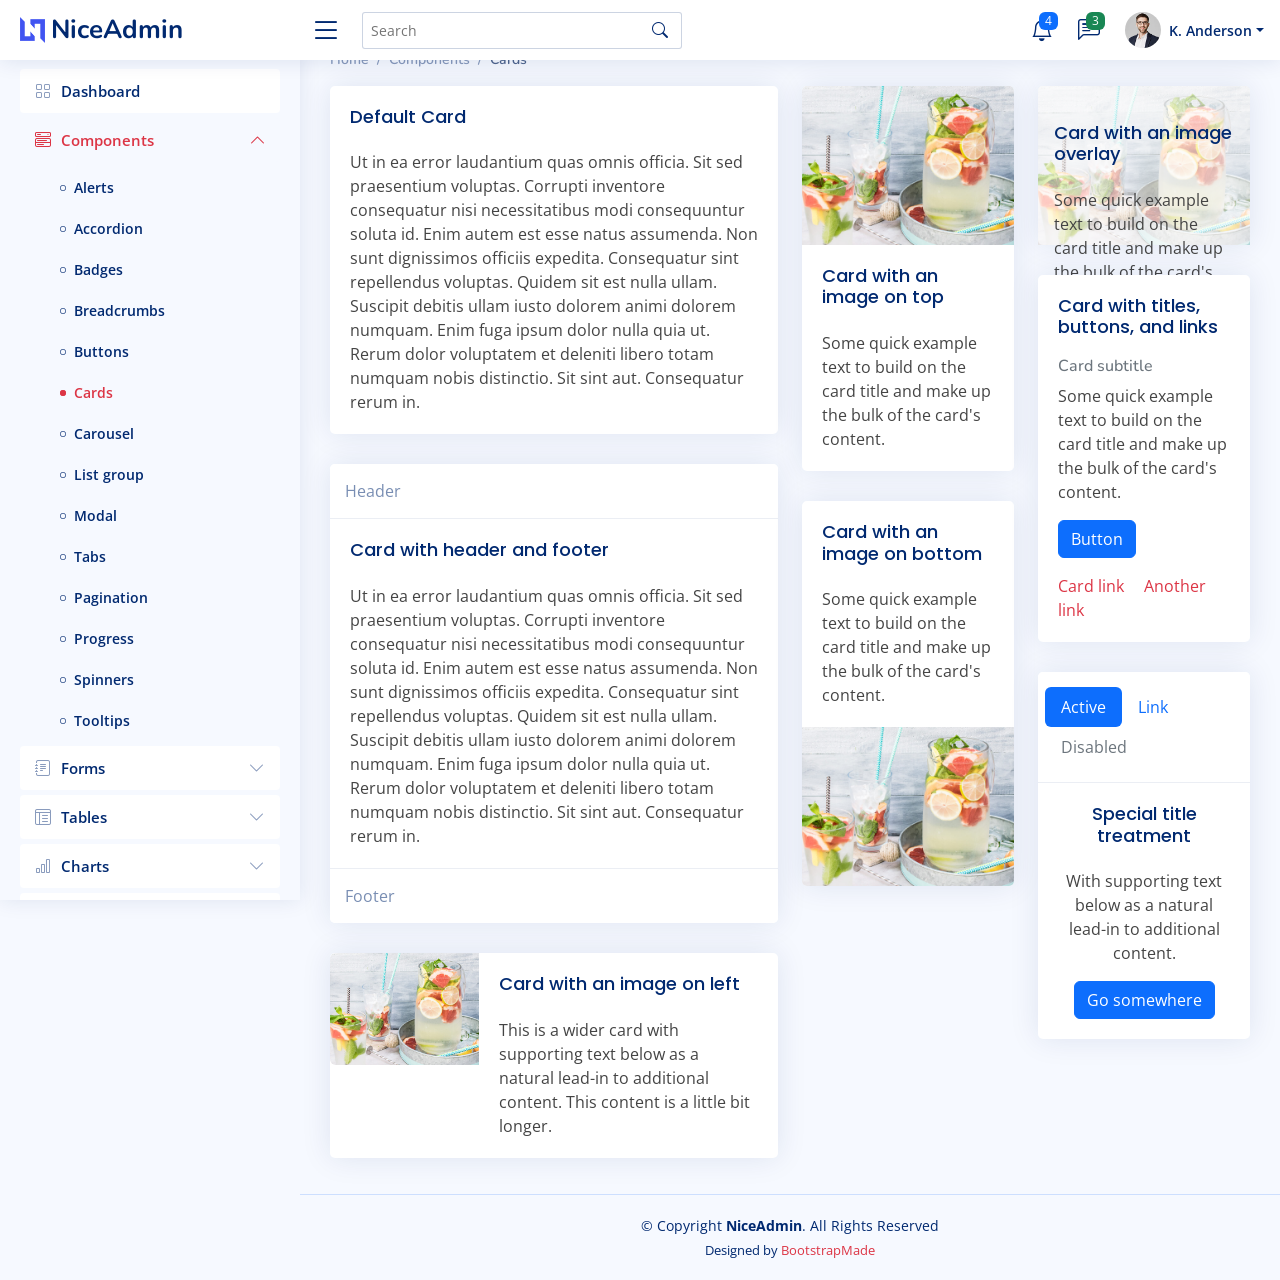
<file: NiceAdmin/components-cards.html>
<!DOCTYPE html>
<html lang="en">

<head>
  <meta charset="utf-8">
  <meta content="width=device-width, initial-scale=1.0" name="viewport">

  <title>Components / Cards - NiceAdmin Bootstrap Template</title>
  <meta content="" name="description">
  <meta content="" name="keywords">

  <!-- Favicons -->
  <link href="assets/img/favicon.png" rel="icon">
  <link href="assets/img/apple-touch-icon.png" rel="apple-touch-icon">

  <!-- Google Fonts -->
  <link href="https://fonts.gstatic.com" rel="preconnect">
  <link href="https://fonts.googleapis.com/css?family=Open+Sans:300,300i,400,400i,600,600i,700,700i|Nunito:300,300i,400,400i,600,600i,700,700i|Poppins:300,300i,400,400i,500,500i,600,600i,700,700i" rel="stylesheet">

  <!-- Vendor CSS Files -->
  <link href="assets/vendor/bootstrap/css/bootstrap.min.css" rel="stylesheet">
  <link href="assets/vendor/bootstrap-icons/bootstrap-icons.css" rel="stylesheet">
  <link href="assets/vendor/boxicons/css/boxicons.min.css" rel="stylesheet">
  <link href="assets/vendor/quill/quill.snow.css" rel="stylesheet">
  <link href="assets/vendor/quill/quill.bubble.css" rel="stylesheet">
  <link href="assets/vendor/remixicon/remixicon.css" rel="stylesheet">
  <link href="assets/vendor/simple-datatables/style.css" rel="stylesheet">

  <!-- Template Main CSS File -->
  <link href="assets/css/style.css" rel="stylesheet">

  <!-- =======================================================
  * Template Name: NiceAdmin
  * Updated: Mar 09 2023 with Bootstrap v5.2.3
  * Template URL: https://bootstrapmade.com/nice-admin-bootstrap-admin-html-template/
  * Author: BootstrapMade.com
  * License: https://bootstrapmade.com/license/
  ======================================================== -->
</head>

<body>

  <!-- ======= Header ======= -->
  <header id="header" class="header fixed-top d-flex align-items-center">

    <div class="d-flex align-items-center justify-content-between">
      <a href="index.html" class="logo d-flex align-items-center">
        <img src="assets/img/logo.png" alt="">
        <span class="d-none d-lg-block">NiceAdmin</span>
      </a>
      <i class="bi bi-list toggle-sidebar-btn"></i>
    </div><!-- End Logo -->

    <div class="search-bar">
      <form class="search-form d-flex align-items-center" method="POST" action="#">
        <input type="text" name="query" placeholder="Search" title="Enter search keyword">
        <button type="submit" title="Search"><i class="bi bi-search"></i></button>
      </form>
    </div><!-- End Search Bar -->

    <nav class="header-nav ms-auto">
      <ul class="d-flex align-items-center">

        <li class="nav-item d-block d-lg-none">
          <a class="nav-link nav-icon search-bar-toggle " href="#">
            <i class="bi bi-search"></i>
          </a>
        </li><!-- End Search Icon-->

        <li class="nav-item dropdown">

          <a class="nav-link nav-icon" href="#" data-bs-toggle="dropdown">
            <i class="bi bi-bell"></i>
            <span class="badge bg-primary badge-number">4</span>
          </a><!-- End Notification Icon -->

          <ul class="dropdown-menu dropdown-menu-end dropdown-menu-arrow notifications">
            <li class="dropdown-header">
              You have 4 new notifications
              <a href="#"><span class="badge rounded-pill bg-primary p-2 ms-2">View all</span></a>
            </li>
            <li>
              <hr class="dropdown-divider">
            </li>

            <li class="notification-item">
              <i class="bi bi-exclamation-circle text-warning"></i>
              <div>
                <h4>Lorem Ipsum</h4>
                <p>Quae dolorem earum veritatis oditseno</p>
                <p>30 min. ago</p>
              </div>
            </li>

            <li>
              <hr class="dropdown-divider">
            </li>

            <li class="notification-item">
              <i class="bi bi-x-circle text-danger"></i>
              <div>
                <h4>Atque rerum nesciunt</h4>
                <p>Quae dolorem earum veritatis oditseno</p>
                <p>1 hr. ago</p>
              </div>
            </li>

            <li>
              <hr class="dropdown-divider">
            </li>

            <li class="notification-item">
              <i class="bi bi-check-circle text-success"></i>
              <div>
                <h4>Sit rerum fuga</h4>
                <p>Quae dolorem earum veritatis oditseno</p>
                <p>2 hrs. ago</p>
              </div>
            </li>

            <li>
              <hr class="dropdown-divider">
            </li>

            <li class="notification-item">
              <i class="bi bi-info-circle text-primary"></i>
              <div>
                <h4>Dicta reprehenderit</h4>
                <p>Quae dolorem earum veritatis oditseno</p>
                <p>4 hrs. ago</p>
              </div>
            </li>

            <li>
              <hr class="dropdown-divider">
            </li>
            <li class="dropdown-footer">
              <a href="#">Show all notifications</a>
            </li>

          </ul><!-- End Notification Dropdown Items -->

        </li><!-- End Notification Nav -->

        <li class="nav-item dropdown">

          <a class="nav-link nav-icon" href="#" data-bs-toggle="dropdown">
            <i class="bi bi-chat-left-text"></i>
            <span class="badge bg-success badge-number">3</span>
          </a><!-- End Messages Icon -->

          <ul class="dropdown-menu dropdown-menu-end dropdown-menu-arrow messages">
            <li class="dropdown-header">
              You have 3 new messages
              <a href="#"><span class="badge rounded-pill bg-primary p-2 ms-2">View all</span></a>
            </li>
            <li>
              <hr class="dropdown-divider">
            </li>

            <li class="message-item">
              <a href="#">
                <img src="assets/img/messages-1.jpg" alt="" class="rounded-circle">
                <div>
                  <h4>Maria Hudson</h4>
                  <p>Velit asperiores et ducimus soluta repudiandae labore officia est ut...</p>
                  <p>4 hrs. ago</p>
                </div>
              </a>
            </li>
            <li>
              <hr class="dropdown-divider">
            </li>

            <li class="message-item">
              <a href="#">
                <img src="assets/img/messages-2.jpg" alt="" class="rounded-circle">
                <div>
                  <h4>Anna Nelson</h4>
                  <p>Velit asperiores et ducimus soluta repudiandae labore officia est ut...</p>
                  <p>6 hrs. ago</p>
                </div>
              </a>
            </li>
            <li>
              <hr class="dropdown-divider">
            </li>

            <li class="message-item">
              <a href="#">
                <img src="assets/img/messages-3.jpg" alt="" class="rounded-circle">
                <div>
                  <h4>David Muldon</h4>
                  <p>Velit asperiores et ducimus soluta repudiandae labore officia est ut...</p>
                  <p>8 hrs. ago</p>
                </div>
              </a>
            </li>
            <li>
              <hr class="dropdown-divider">
            </li>

            <li class="dropdown-footer">
              <a href="#">Show all messages</a>
            </li>

          </ul><!-- End Messages Dropdown Items -->

        </li><!-- End Messages Nav -->

        <li class="nav-item dropdown pe-3">

          <a class="nav-link nav-profile d-flex align-items-center pe-0" href="#" data-bs-toggle="dropdown">
            <img src="assets/img/profile-img.jpg" alt="Profile" class="rounded-circle">
            <span class="d-none d-md-block dropdown-toggle ps-2">K. Anderson</span>
          </a><!-- End Profile Iamge Icon -->

          <ul class="dropdown-menu dropdown-menu-end dropdown-menu-arrow profile">
            <li class="dropdown-header">
              <h6>Kevin Anderson</h6>
              <span>Web Designer</span>
            </li>
            <li>
              <hr class="dropdown-divider">
            </li>

            <li>
              <a class="dropdown-item d-flex align-items-center" href="users-profile.html">
                <i class="bi bi-person"></i>
                <span>My Profile</span>
              </a>
            </li>
            <li>
              <hr class="dropdown-divider">
            </li>

            <li>
              <a class="dropdown-item d-flex align-items-center" href="users-profile.html">
                <i class="bi bi-gear"></i>
                <span>Account Settings</span>
              </a>
            </li>
            <li>
              <hr class="dropdown-divider">
            </li>

            <li>
              <a class="dropdown-item d-flex align-items-center" href="pages-faq.html">
                <i class="bi bi-question-circle"></i>
                <span>Need Help?</span>
              </a>
            </li>
            <li>
              <hr class="dropdown-divider">
            </li>

            <li>
              <a class="dropdown-item d-flex align-items-center" href="#">
                <i class="bi bi-box-arrow-right"></i>
                <span>Sign Out</span>
              </a>
            </li>

          </ul><!-- End Profile Dropdown Items -->
        </li><!-- End Profile Nav -->

      </ul>
    </nav><!-- End Icons Navigation -->

  </header><!-- End Header -->

  <!-- ======= Sidebar ======= -->
  <aside id="sidebar" class="sidebar">

    <ul class="sidebar-nav" id="sidebar-nav">

      <li class="nav-item">
        <a class="nav-link collapsed" href="index.html">
          <i class="bi bi-grid"></i>
          <span>Dashboard</span>
        </a>
      </li><!-- End Dashboard Nav -->

      <li class="nav-item">
        <a class="nav-link " data-bs-target="#components-nav" data-bs-toggle="collapse" href="#">
          <i class="bi bi-menu-button-wide"></i><span>Components</span><i class="bi bi-chevron-down ms-auto"></i>
        </a>
        <ul id="components-nav" class="nav-content collapse show" data-bs-parent="#sidebar-nav">
          <li>
            <a href="components-alerts.html">
              <i class="bi bi-circle"></i><span>Alerts</span>
            </a>
          </li>
          <li>
            <a href="components-accordion.html">
              <i class="bi bi-circle"></i><span>Accordion</span>
            </a>
          </li>
          <li>
            <a href="components-badges.html">
              <i class="bi bi-circle"></i><span>Badges</span>
            </a>
          </li>
          <li>
            <a href="components-breadcrumbs.html">
              <i class="bi bi-circle"></i><span>Breadcrumbs</span>
            </a>
          </li>
          <li>
            <a href="components-buttons.html">
              <i class="bi bi-circle"></i><span>Buttons</span>
            </a>
          </li>
          <li>
            <a href="components-cards.html" class="active">
              <i class="bi bi-circle"></i><span>Cards</span>
            </a>
          </li>
          <li>
            <a href="components-carousel.html">
              <i class="bi bi-circle"></i><span>Carousel</span>
            </a>
          </li>
          <li>
            <a href="components-list-group.html">
              <i class="bi bi-circle"></i><span>List group</span>
            </a>
          </li>
          <li>
            <a href="components-modal.html">
              <i class="bi bi-circle"></i><span>Modal</span>
            </a>
          </li>
          <li>
            <a href="components-tabs.html">
              <i class="bi bi-circle"></i><span>Tabs</span>
            </a>
          </li>
          <li>
            <a href="components-pagination.html">
              <i class="bi bi-circle"></i><span>Pagination</span>
            </a>
          </li>
          <li>
            <a href="components-progress.html">
              <i class="bi bi-circle"></i><span>Progress</span>
            </a>
          </li>
          <li>
            <a href="components-spinners.html">
              <i class="bi bi-circle"></i><span>Spinners</span>
            </a>
          </li>
          <li>
            <a href="components-tooltips.html">
              <i class="bi bi-circle"></i><span>Tooltips</span>
            </a>
          </li>
        </ul>
      </li><!-- End Components Nav -->

      <li class="nav-item">
        <a class="nav-link collapsed" data-bs-target="#forms-nav" data-bs-toggle="collapse" href="#">
          <i class="bi bi-journal-text"></i><span>Forms</span><i class="bi bi-chevron-down ms-auto"></i>
        </a>
        <ul id="forms-nav" class="nav-content collapse " data-bs-parent="#sidebar-nav">
          <li>
            <a href="forms-elements.html">
              <i class="bi bi-circle"></i><span>Form Elements</span>
            </a>
          </li>
          <li>
            <a href="forms-layouts.html">
              <i class="bi bi-circle"></i><span>Form Layouts</span>
            </a>
          </li>
          <li>
            <a href="forms-editors.html">
              <i class="bi bi-circle"></i><span>Form Editors</span>
            </a>
          </li>
          <li>
            <a href="forms-validation.html">
              <i class="bi bi-circle"></i><span>Form Validation</span>
            </a>
          </li>
        </ul>
      </li><!-- End Forms Nav -->

      <li class="nav-item">
        <a class="nav-link collapsed" data-bs-target="#tables-nav" data-bs-toggle="collapse" href="#">
          <i class="bi bi-layout-text-window-reverse"></i><span>Tables</span><i class="bi bi-chevron-down ms-auto"></i>
        </a>
        <ul id="tables-nav" class="nav-content collapse " data-bs-parent="#sidebar-nav">
          <li>
            <a href="tables-general.html">
              <i class="bi bi-circle"></i><span>General Tables</span>
            </a>
          </li>
          <li>
            <a href="tables-data.html">
              <i class="bi bi-circle"></i><span>Data Tables</span>
            </a>
          </li>
        </ul>
      </li><!-- End Tables Nav -->

      <li class="nav-item">
        <a class="nav-link collapsed" data-bs-target="#charts-nav" data-bs-toggle="collapse" href="#">
          <i class="bi bi-bar-chart"></i><span>Charts</span><i class="bi bi-chevron-down ms-auto"></i>
        </a>
        <ul id="charts-nav" class="nav-content collapse " data-bs-parent="#sidebar-nav">
          <li>
            <a href="charts-chartjs.html">
              <i class="bi bi-circle"></i><span>Chart.js</span>
            </a>
          </li>
          <li>
            <a href="charts-apexcharts.html">
              <i class="bi bi-circle"></i><span>ApexCharts</span>
            </a>
          </li>
          <li>
            <a href="charts-echarts.html">
              <i class="bi bi-circle"></i><span>ECharts</span>
            </a>
          </li>
        </ul>
      </li><!-- End Charts Nav -->

      <li class="nav-item">
        <a class="nav-link collapsed" data-bs-target="#icons-nav" data-bs-toggle="collapse" href="#">
          <i class="bi bi-gem"></i><span>Icons</span><i class="bi bi-chevron-down ms-auto"></i>
        </a>
        <ul id="icons-nav" class="nav-content collapse " data-bs-parent="#sidebar-nav">
          <li>
            <a href="icons-bootstrap.html">
              <i class="bi bi-circle"></i><span>Bootstrap Icons</span>
            </a>
          </li>
          <li>
            <a href="icons-remix.html">
              <i class="bi bi-circle"></i><span>Remix Icons</span>
            </a>
          </li>
          <li>
            <a href="icons-boxicons.html">
              <i class="bi bi-circle"></i><span>Boxicons</span>
            </a>
          </li>
        </ul>
      </li><!-- End Icons Nav -->

      <li class="nav-heading">Pages</li>

      <li class="nav-item">
        <a class="nav-link collapsed" href="users-profile.html">
          <i class="bi bi-person"></i>
          <span>Profile</span>
        </a>
      </li><!-- End Profile Page Nav -->

      <li class="nav-item">
        <a class="nav-link collapsed" href="pages-faq.html">
          <i class="bi bi-question-circle"></i>
          <span>F.A.Q</span>
        </a>
      </li><!-- End F.A.Q Page Nav -->

      <li class="nav-item">
        <a class="nav-link collapsed" href="pages-contact.html">
          <i class="bi bi-envelope"></i>
          <span>Contact</span>
        </a>
      </li><!-- End Contact Page Nav -->

      <li class="nav-item">
        <a class="nav-link collapsed" href="pages-register.html">
          <i class="bi bi-card-list"></i>
          <span>Register</span>
        </a>
      </li><!-- End Register Page Nav -->

      <li class="nav-item">
        <a class="nav-link collapsed" href="pages-login.html">
          <i class="bi bi-box-arrow-in-right"></i>
          <span>Login</span>
        </a>
      </li><!-- End Login Page Nav -->

      <li class="nav-item">
        <a class="nav-link collapsed" href="pages-error-404.html">
          <i class="bi bi-dash-circle"></i>
          <span>Error 404</span>
        </a>
      </li><!-- End Error 404 Page Nav -->

      <li class="nav-item">
        <a class="nav-link collapsed" href="pages-blank.html">
          <i class="bi bi-file-earmark"></i>
          <span>Blank</span>
        </a>
      </li><!-- End Blank Page Nav -->

    </ul>

  </aside><!-- End Sidebar-->

  <main id="main" class="main">

    <div class="pagetitle">
      <h1>Cards</h1>
      <nav>
        <ol class="breadcrumb">
          <li class="breadcrumb-item"><a href="index.html">Home</a></li>
          <li class="breadcrumb-item">Components</li>
          <li class="breadcrumb-item active">Cards</li>
        </ol>
      </nav>
    </div><!-- End Page Title -->

    <section class="section">
      <div class="row align-items-top">
        <div class="col-lg-6">

          <!-- Default Card -->
          <div class="card">
            <div class="card-body">
              <h5 class="card-title">Default Card</h5>
              Ut in ea error laudantium quas omnis officia. Sit sed praesentium voluptas. Corrupti inventore consequatur nisi necessitatibus modi consequuntur soluta id. Enim autem est esse natus assumenda. Non sunt dignissimos officiis expedita. Consequatur sint repellendus voluptas.
              Quidem sit est nulla ullam. Suscipit debitis ullam iusto dolorem animi dolorem numquam. Enim fuga ipsum dolor nulla quia ut.
              Rerum dolor voluptatem et deleniti libero totam numquam nobis distinctio. Sit sint aut. Consequatur rerum in.
            </div>
          </div><!-- End Default Card -->

          <!-- Card with header and footer -->
          <div class="card">
            <div class="card-header">Header</div>
            <div class="card-body">
              <h5 class="card-title">Card with header and footer</h5>
              Ut in ea error laudantium quas omnis officia. Sit sed praesentium voluptas. Corrupti inventore consequatur nisi necessitatibus modi consequuntur soluta id. Enim autem est esse natus assumenda. Non sunt dignissimos officiis expedita. Consequatur sint repellendus voluptas.
              Quidem sit est nulla ullam. Suscipit debitis ullam iusto dolorem animi dolorem numquam. Enim fuga ipsum dolor nulla quia ut.
              Rerum dolor voluptatem et deleniti libero totam numquam nobis distinctio. Sit sint aut. Consequatur rerum in.
            </div>
            <div class="card-footer">
              Footer
            </div>
          </div><!-- End Card with header and footer -->

          <!-- Card with an image on left -->
          <div class="card mb-3">
            <div class="row g-0">
              <div class="col-md-4">
                <img src="assets/img/card.jpg" class="img-fluid rounded-start" alt="...">
              </div>
              <div class="col-md-8">
                <div class="card-body">
                  <h5 class="card-title">Card with an image on left</h5>
                  <p class="card-text">This is a wider card with supporting text below as a natural lead-in to additional content. This content is a little bit longer.</p>
                </div>
              </div>
            </div>
          </div><!-- End Card with an image on left -->

        </div>

        <div class="col-lg-3">

          <!-- Card with an image on top -->
          <div class="card">
            <img src="assets/img/card.jpg" class="card-img-top" alt="...">
            <div class="card-body">
              <h5 class="card-title">Card with an image on top</h5>
              <p class="card-text">Some quick example text to build on the card title and make up the bulk of the card's content.</p>
            </div>
          </div><!-- End Card with an image on top -->

          <!-- Card with an image on bottom -->
          <div class="card">
            <div class="card-body">
              <h5 class="card-title">Card with an image on bottom</h5>
              <p class="card-text">Some quick example text to build on the card title and make up the bulk of the card's content.</p>
            </div>
            <img src="assets/img/card.jpg" class="card-img-bottom" alt="...">
          </div><!-- End Card with an image on bottom -->

        </div>

        <div class="col-lg-3">

          <!-- Card with an image overlay -->
          <div class="card">
            <img src="assets/img/card.jpg" class="card-img-top" alt="...">
            <div class="card-img-overlay">
              <h5 class="card-title">Card with an image overlay</h5>
              <p class="card-text">Some quick example text to build on the card title and make up the bulk of the card's content.</p>
            </div>
          </div><!-- End Card with an image overlay -->

          <!-- Card with titles, buttons, and links -->
          <div class="card">
            <div class="card-body">
              <h5 class="card-title">Card with titles, buttons, and links</h5>
              <h6 class="card-subtitle mb-2 text-muted">Card subtitle</h6>
              <p class="card-text">Some quick example text to build on the card title and make up the bulk of the card's content.</p>
              <p class="card-text"><a href="#" class="btn btn-primary">Button</a></p>
              <a href="#" class="card-link">Card link</a>
              <a href="#" class="card-link">Another link</a>
            </div>
          </div><!-- End Card with titles, buttons, and links -->

          <!-- Special title treatmen -->
          <div class="card text-center">
            <div class="card-header">
              <ul class="nav nav-pills card-header-pills">
                <li class="nav-item">
                  <a class="nav-link active" href="#">Active</a>
                </li>
                <li class="nav-item">
                  <a class="nav-link" href="#">Link</a>
                </li>
                <li class="nav-item">
                  <a class="nav-link disabled" href="#" tabindex="-1" aria-disabled="true">Disabled</a>
                </li>
              </ul>
            </div>
            <div class="card-body">
              <h5 class="card-title">Special title treatment</h5>
              <p class="card-text">With supporting text below as a natural lead-in to additional content.</p>
              <a href="#" class="btn btn-primary">Go somewhere</a>
            </div>
          </div><!-- End Special title treatmen -->

        </div>

      </div>
    </section>

  </main><!-- End #main -->

  <!-- ======= Footer ======= -->
  <footer id="footer" class="footer">
    <div class="copyright">
      &copy; Copyright <strong><span>NiceAdmin</span></strong>. All Rights Reserved
    </div>
    <div class="credits">
      <!-- All the links in the footer should remain intact. -->
      <!-- You can delete the links only if you purchased the pro version. -->
      <!-- Licensing information: https://bootstrapmade.com/license/ -->
      <!-- Purchase the pro version with working PHP/AJAX contact form: https://bootstrapmade.com/nice-admin-bootstrap-admin-html-template/ -->
      Designed by <a href="https://bootstrapmade.com/">BootstrapMade</a>
    </div>
  </footer><!-- End Footer -->

  <a href="#" class="back-to-top d-flex align-items-center justify-content-center"><i class="bi bi-arrow-up-short"></i></a>

  <!-- Vendor JS Files -->
  <script src="assets/vendor/apexcharts/apexcharts.min.js"></script>
  <script src="assets/vendor/bootstrap/js/bootstrap.bundle.min.js"></script>
  <script src="assets/vendor/chart.js/chart.umd.js"></script>
  <script src="assets/vendor/echarts/echarts.min.js"></script>
  <script src="assets/vendor/quill/quill.min.js"></script>
  <script src="assets/vendor/simple-datatables/simple-datatables.js"></script>
  <script src="assets/vendor/tinymce/tinymce.min.js"></script>
  <script src="assets/vendor/php-email-form/validate.js"></script>

  <!-- Template Main JS File -->
  <script src="assets/js/main.js"></script>

</body>

</html>
</file>
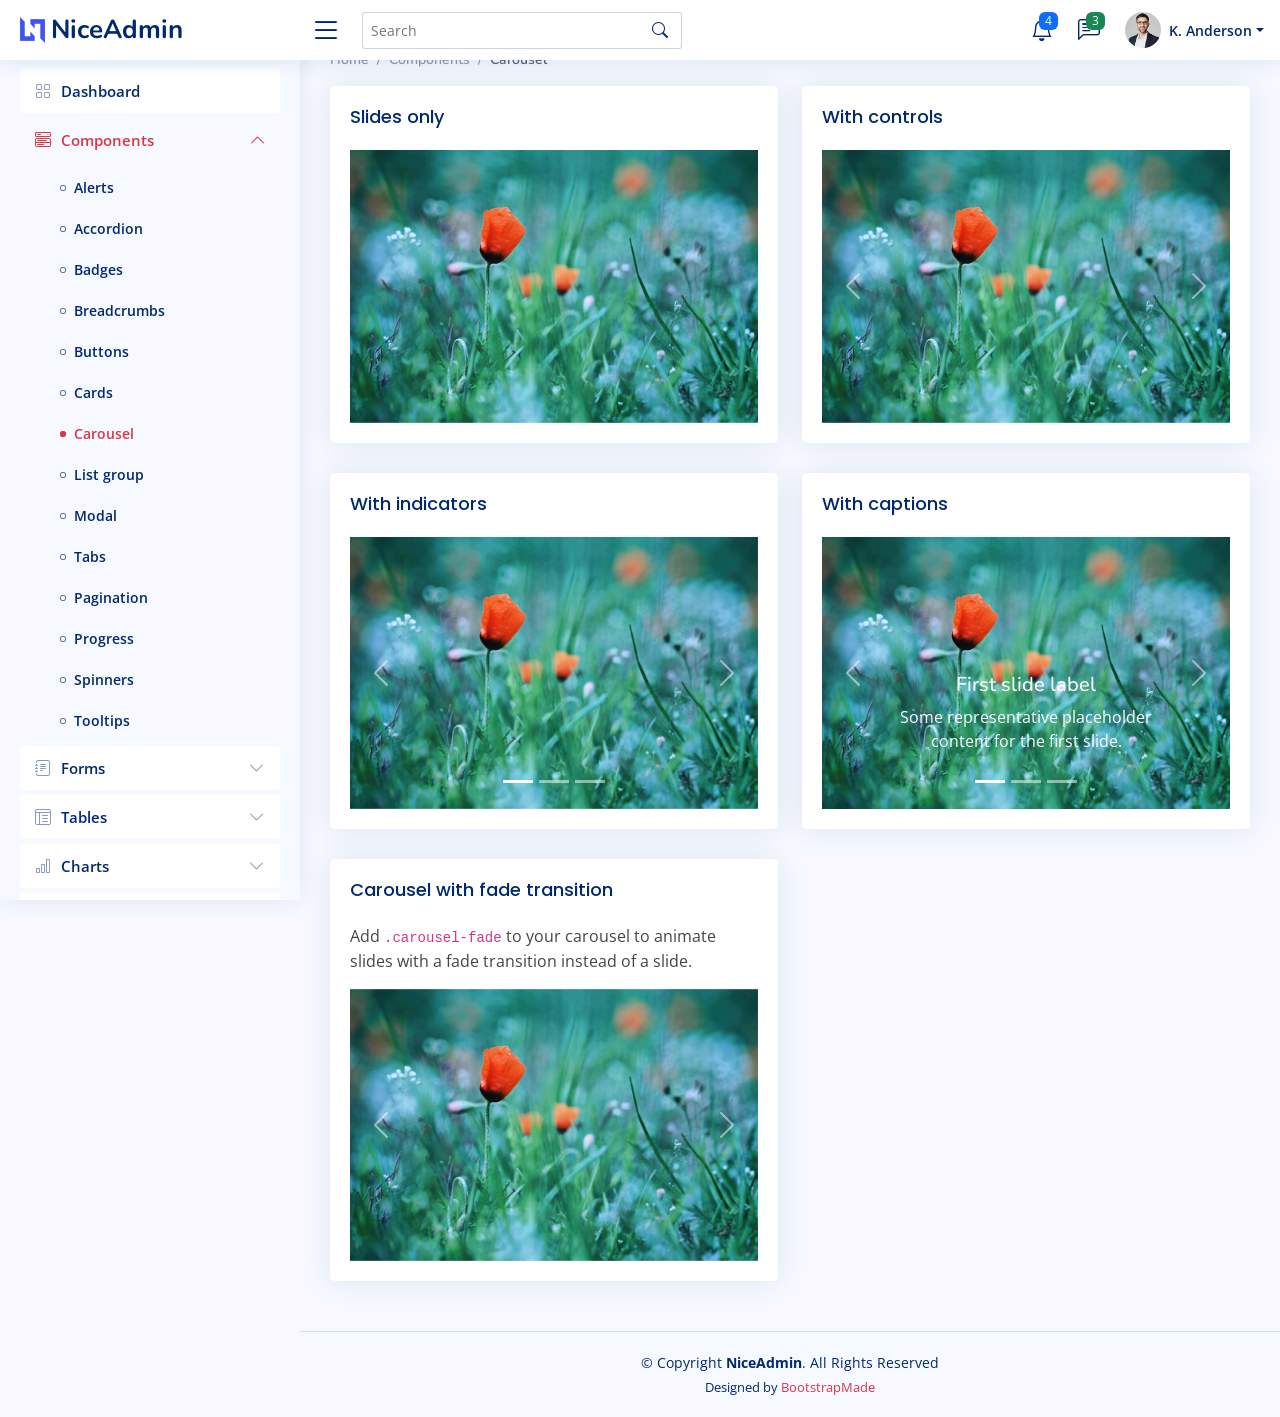
<file: NiceAdmin/components-carousel.html>
<!DOCTYPE html>
<html lang="en">

<head>
  <meta charset="utf-8">
  <meta content="width=device-width, initial-scale=1.0" name="viewport">

  <title>Components / Carousel - NiceAdmin Bootstrap Template</title>
  <meta content="" name="description">
  <meta content="" name="keywords">

  <!-- Favicons -->
  <link href="assets/img/favicon.png" rel="icon">
  <link href="assets/img/apple-touch-icon.png" rel="apple-touch-icon">

  <!-- Google Fonts -->
  <link href="https://fonts.gstatic.com" rel="preconnect">
  <link href="https://fonts.googleapis.com/css?family=Open+Sans:300,300i,400,400i,600,600i,700,700i|Nunito:300,300i,400,400i,600,600i,700,700i|Poppins:300,300i,400,400i,500,500i,600,600i,700,700i" rel="stylesheet">

  <!-- Vendor CSS Files -->
  <link href="assets/vendor/bootstrap/css/bootstrap.min.css" rel="stylesheet">
  <link href="assets/vendor/bootstrap-icons/bootstrap-icons.css" rel="stylesheet">
  <link href="assets/vendor/boxicons/css/boxicons.min.css" rel="stylesheet">
  <link href="assets/vendor/quill/quill.snow.css" rel="stylesheet">
  <link href="assets/vendor/quill/quill.bubble.css" rel="stylesheet">
  <link href="assets/vendor/remixicon/remixicon.css" rel="stylesheet">
  <link href="assets/vendor/simple-datatables/style.css" rel="stylesheet">

  <!-- Template Main CSS File -->
  <link href="assets/css/style.css" rel="stylesheet">

  <!-- =======================================================
  * Template Name: NiceAdmin
  * Updated: Mar 09 2023 with Bootstrap v5.2.3
  * Template URL: https://bootstrapmade.com/nice-admin-bootstrap-admin-html-template/
  * Author: BootstrapMade.com
  * License: https://bootstrapmade.com/license/
  ======================================================== -->
</head>

<body>

  <!-- ======= Header ======= -->
  <header id="header" class="header fixed-top d-flex align-items-center">

    <div class="d-flex align-items-center justify-content-between">
      <a href="index.html" class="logo d-flex align-items-center">
        <img src="assets/img/logo.png" alt="">
        <span class="d-none d-lg-block">NiceAdmin</span>
      </a>
      <i class="bi bi-list toggle-sidebar-btn"></i>
    </div><!-- End Logo -->

    <div class="search-bar">
      <form class="search-form d-flex align-items-center" method="POST" action="#">
        <input type="text" name="query" placeholder="Search" title="Enter search keyword">
        <button type="submit" title="Search"><i class="bi bi-search"></i></button>
      </form>
    </div><!-- End Search Bar -->

    <nav class="header-nav ms-auto">
      <ul class="d-flex align-items-center">

        <li class="nav-item d-block d-lg-none">
          <a class="nav-link nav-icon search-bar-toggle " href="#">
            <i class="bi bi-search"></i>
          </a>
        </li><!-- End Search Icon-->

        <li class="nav-item dropdown">

          <a class="nav-link nav-icon" href="#" data-bs-toggle="dropdown">
            <i class="bi bi-bell"></i>
            <span class="badge bg-primary badge-number">4</span>
          </a><!-- End Notification Icon -->

          <ul class="dropdown-menu dropdown-menu-end dropdown-menu-arrow notifications">
            <li class="dropdown-header">
              You have 4 new notifications
              <a href="#"><span class="badge rounded-pill bg-primary p-2 ms-2">View all</span></a>
            </li>
            <li>
              <hr class="dropdown-divider">
            </li>

            <li class="notification-item">
              <i class="bi bi-exclamation-circle text-warning"></i>
              <div>
                <h4>Lorem Ipsum</h4>
                <p>Quae dolorem earum veritatis oditseno</p>
                <p>30 min. ago</p>
              </div>
            </li>

            <li>
              <hr class="dropdown-divider">
            </li>

            <li class="notification-item">
              <i class="bi bi-x-circle text-danger"></i>
              <div>
                <h4>Atque rerum nesciunt</h4>
                <p>Quae dolorem earum veritatis oditseno</p>
                <p>1 hr. ago</p>
              </div>
            </li>

            <li>
              <hr class="dropdown-divider">
            </li>

            <li class="notification-item">
              <i class="bi bi-check-circle text-success"></i>
              <div>
                <h4>Sit rerum fuga</h4>
                <p>Quae dolorem earum veritatis oditseno</p>
                <p>2 hrs. ago</p>
              </div>
            </li>

            <li>
              <hr class="dropdown-divider">
            </li>

            <li class="notification-item">
              <i class="bi bi-info-circle text-primary"></i>
              <div>
                <h4>Dicta reprehenderit</h4>
                <p>Quae dolorem earum veritatis oditseno</p>
                <p>4 hrs. ago</p>
              </div>
            </li>

            <li>
              <hr class="dropdown-divider">
            </li>
            <li class="dropdown-footer">
              <a href="#">Show all notifications</a>
            </li>

          </ul><!-- End Notification Dropdown Items -->

        </li><!-- End Notification Nav -->

        <li class="nav-item dropdown">

          <a class="nav-link nav-icon" href="#" data-bs-toggle="dropdown">
            <i class="bi bi-chat-left-text"></i>
            <span class="badge bg-success badge-number">3</span>
          </a><!-- End Messages Icon -->

          <ul class="dropdown-menu dropdown-menu-end dropdown-menu-arrow messages">
            <li class="dropdown-header">
              You have 3 new messages
              <a href="#"><span class="badge rounded-pill bg-primary p-2 ms-2">View all</span></a>
            </li>
            <li>
              <hr class="dropdown-divider">
            </li>

            <li class="message-item">
              <a href="#">
                <img src="assets/img/messages-1.jpg" alt="" class="rounded-circle">
                <div>
                  <h4>Maria Hudson</h4>
                  <p>Velit asperiores et ducimus soluta repudiandae labore officia est ut...</p>
                  <p>4 hrs. ago</p>
                </div>
              </a>
            </li>
            <li>
              <hr class="dropdown-divider">
            </li>

            <li class="message-item">
              <a href="#">
                <img src="assets/img/messages-2.jpg" alt="" class="rounded-circle">
                <div>
                  <h4>Anna Nelson</h4>
                  <p>Velit asperiores et ducimus soluta repudiandae labore officia est ut...</p>
                  <p>6 hrs. ago</p>
                </div>
              </a>
            </li>
            <li>
              <hr class="dropdown-divider">
            </li>

            <li class="message-item">
              <a href="#">
                <img src="assets/img/messages-3.jpg" alt="" class="rounded-circle">
                <div>
                  <h4>David Muldon</h4>
                  <p>Velit asperiores et ducimus soluta repudiandae labore officia est ut...</p>
                  <p>8 hrs. ago</p>
                </div>
              </a>
            </li>
            <li>
              <hr class="dropdown-divider">
            </li>

            <li class="dropdown-footer">
              <a href="#">Show all messages</a>
            </li>

          </ul><!-- End Messages Dropdown Items -->

        </li><!-- End Messages Nav -->

        <li class="nav-item dropdown pe-3">

          <a class="nav-link nav-profile d-flex align-items-center pe-0" href="#" data-bs-toggle="dropdown">
            <img src="assets/img/profile-img.jpg" alt="Profile" class="rounded-circle">
            <span class="d-none d-md-block dropdown-toggle ps-2">K. Anderson</span>
          </a><!-- End Profile Iamge Icon -->

          <ul class="dropdown-menu dropdown-menu-end dropdown-menu-arrow profile">
            <li class="dropdown-header">
              <h6>Kevin Anderson</h6>
              <span>Web Designer</span>
            </li>
            <li>
              <hr class="dropdown-divider">
            </li>

            <li>
              <a class="dropdown-item d-flex align-items-center" href="users-profile.html">
                <i class="bi bi-person"></i>
                <span>My Profile</span>
              </a>
            </li>
            <li>
              <hr class="dropdown-divider">
            </li>

            <li>
              <a class="dropdown-item d-flex align-items-center" href="users-profile.html">
                <i class="bi bi-gear"></i>
                <span>Account Settings</span>
              </a>
            </li>
            <li>
              <hr class="dropdown-divider">
            </li>

            <li>
              <a class="dropdown-item d-flex align-items-center" href="pages-faq.html">
                <i class="bi bi-question-circle"></i>
                <span>Need Help?</span>
              </a>
            </li>
            <li>
              <hr class="dropdown-divider">
            </li>

            <li>
              <a class="dropdown-item d-flex align-items-center" href="#">
                <i class="bi bi-box-arrow-right"></i>
                <span>Sign Out</span>
              </a>
            </li>

          </ul><!-- End Profile Dropdown Items -->
        </li><!-- End Profile Nav -->

      </ul>
    </nav><!-- End Icons Navigation -->

  </header><!-- End Header -->

  <!-- ======= Sidebar ======= -->
  <aside id="sidebar" class="sidebar">

    <ul class="sidebar-nav" id="sidebar-nav">

      <li class="nav-item">
        <a class="nav-link collapsed" href="index.html">
          <i class="bi bi-grid"></i>
          <span>Dashboard</span>
        </a>
      </li><!-- End Dashboard Nav -->

      <li class="nav-item">
        <a class="nav-link " data-bs-target="#components-nav" data-bs-toggle="collapse" href="#">
          <i class="bi bi-menu-button-wide"></i><span>Components</span><i class="bi bi-chevron-down ms-auto"></i>
        </a>
        <ul id="components-nav" class="nav-content collapse show" data-bs-parent="#sidebar-nav">
          <li>
            <a href="components-alerts.html">
              <i class="bi bi-circle"></i><span>Alerts</span>
            </a>
          </li>
          <li>
            <a href="components-accordion.html">
              <i class="bi bi-circle"></i><span>Accordion</span>
            </a>
          </li>
          <li>
            <a href="components-badges.html">
              <i class="bi bi-circle"></i><span>Badges</span>
            </a>
          </li>
          <li>
            <a href="components-breadcrumbs.html">
              <i class="bi bi-circle"></i><span>Breadcrumbs</span>
            </a>
          </li>
          <li>
            <a href="components-buttons.html">
              <i class="bi bi-circle"></i><span>Buttons</span>
            </a>
          </li>
          <li>
            <a href="components-cards.html">
              <i class="bi bi-circle"></i><span>Cards</span>
            </a>
          </li>
          <li>
            <a href="components-carousel.html" class="active">
              <i class="bi bi-circle"></i><span>Carousel</span>
            </a>
          </li>
          <li>
            <a href="components-list-group.html">
              <i class="bi bi-circle"></i><span>List group</span>
            </a>
          </li>
          <li>
            <a href="components-modal.html">
              <i class="bi bi-circle"></i><span>Modal</span>
            </a>
          </li>
          <li>
            <a href="components-tabs.html">
              <i class="bi bi-circle"></i><span>Tabs</span>
            </a>
          </li>
          <li>
            <a href="components-pagination.html">
              <i class="bi bi-circle"></i><span>Pagination</span>
            </a>
          </li>
          <li>
            <a href="components-progress.html">
              <i class="bi bi-circle"></i><span>Progress</span>
            </a>
          </li>
          <li>
            <a href="components-spinners.html">
              <i class="bi bi-circle"></i><span>Spinners</span>
            </a>
          </li>
          <li>
            <a href="components-tooltips.html">
              <i class="bi bi-circle"></i><span>Tooltips</span>
            </a>
          </li>
        </ul>
      </li><!-- End Components Nav -->

      <li class="nav-item">
        <a class="nav-link collapsed" data-bs-target="#forms-nav" data-bs-toggle="collapse" href="#">
          <i class="bi bi-journal-text"></i><span>Forms</span><i class="bi bi-chevron-down ms-auto"></i>
        </a>
        <ul id="forms-nav" class="nav-content collapse " data-bs-parent="#sidebar-nav">
          <li>
            <a href="forms-elements.html">
              <i class="bi bi-circle"></i><span>Form Elements</span>
            </a>
          </li>
          <li>
            <a href="forms-layouts.html">
              <i class="bi bi-circle"></i><span>Form Layouts</span>
            </a>
          </li>
          <li>
            <a href="forms-editors.html">
              <i class="bi bi-circle"></i><span>Form Editors</span>
            </a>
          </li>
          <li>
            <a href="forms-validation.html">
              <i class="bi bi-circle"></i><span>Form Validation</span>
            </a>
          </li>
        </ul>
      </li><!-- End Forms Nav -->

      <li class="nav-item">
        <a class="nav-link collapsed" data-bs-target="#tables-nav" data-bs-toggle="collapse" href="#">
          <i class="bi bi-layout-text-window-reverse"></i><span>Tables</span><i class="bi bi-chevron-down ms-auto"></i>
        </a>
        <ul id="tables-nav" class="nav-content collapse " data-bs-parent="#sidebar-nav">
          <li>
            <a href="tables-general.html">
              <i class="bi bi-circle"></i><span>General Tables</span>
            </a>
          </li>
          <li>
            <a href="tables-data.html">
              <i class="bi bi-circle"></i><span>Data Tables</span>
            </a>
          </li>
        </ul>
      </li><!-- End Tables Nav -->

      <li class="nav-item">
        <a class="nav-link collapsed" data-bs-target="#charts-nav" data-bs-toggle="collapse" href="#">
          <i class="bi bi-bar-chart"></i><span>Charts</span><i class="bi bi-chevron-down ms-auto"></i>
        </a>
        <ul id="charts-nav" class="nav-content collapse " data-bs-parent="#sidebar-nav">
          <li>
            <a href="charts-chartjs.html">
              <i class="bi bi-circle"></i><span>Chart.js</span>
            </a>
          </li>
          <li>
            <a href="charts-apexcharts.html">
              <i class="bi bi-circle"></i><span>ApexCharts</span>
            </a>
          </li>
          <li>
            <a href="charts-echarts.html">
              <i class="bi bi-circle"></i><span>ECharts</span>
            </a>
          </li>
        </ul>
      </li><!-- End Charts Nav -->

      <li class="nav-item">
        <a class="nav-link collapsed" data-bs-target="#icons-nav" data-bs-toggle="collapse" href="#">
          <i class="bi bi-gem"></i><span>Icons</span><i class="bi bi-chevron-down ms-auto"></i>
        </a>
        <ul id="icons-nav" class="nav-content collapse " data-bs-parent="#sidebar-nav">
          <li>
            <a href="icons-bootstrap.html">
              <i class="bi bi-circle"></i><span>Bootstrap Icons</span>
            </a>
          </li>
          <li>
            <a href="icons-remix.html">
              <i class="bi bi-circle"></i><span>Remix Icons</span>
            </a>
          </li>
          <li>
            <a href="icons-boxicons.html">
              <i class="bi bi-circle"></i><span>Boxicons</span>
            </a>
          </li>
        </ul>
      </li><!-- End Icons Nav -->

      <li class="nav-heading">Pages</li>

      <li class="nav-item">
        <a class="nav-link collapsed" href="users-profile.html">
          <i class="bi bi-person"></i>
          <span>Profile</span>
        </a>
      </li><!-- End Profile Page Nav -->

      <li class="nav-item">
        <a class="nav-link collapsed" href="pages-faq.html">
          <i class="bi bi-question-circle"></i>
          <span>F.A.Q</span>
        </a>
      </li><!-- End F.A.Q Page Nav -->

      <li class="nav-item">
        <a class="nav-link collapsed" href="pages-contact.html">
          <i class="bi bi-envelope"></i>
          <span>Contact</span>
        </a>
      </li><!-- End Contact Page Nav -->

      <li class="nav-item">
        <a class="nav-link collapsed" href="pages-register.html">
          <i class="bi bi-card-list"></i>
          <span>Register</span>
        </a>
      </li><!-- End Register Page Nav -->

      <li class="nav-item">
        <a class="nav-link collapsed" href="pages-login.html">
          <i class="bi bi-box-arrow-in-right"></i>
          <span>Login</span>
        </a>
      </li><!-- End Login Page Nav -->

      <li class="nav-item">
        <a class="nav-link collapsed" href="pages-error-404.html">
          <i class="bi bi-dash-circle"></i>
          <span>Error 404</span>
        </a>
      </li><!-- End Error 404 Page Nav -->

      <li class="nav-item">
        <a class="nav-link collapsed" href="pages-blank.html">
          <i class="bi bi-file-earmark"></i>
          <span>Blank</span>
        </a>
      </li><!-- End Blank Page Nav -->

    </ul>

  </aside><!-- End Sidebar-->

  <main id="main" class="main">

    <div class="pagetitle">
      <h1>Carousel</h1>
      <nav>
        <ol class="breadcrumb">
          <li class="breadcrumb-item"><a href="index.html">Home</a></li>
          <li class="breadcrumb-item">Components</li>
          <li class="breadcrumb-item active">Carousel</li>
        </ol>
      </nav>
    </div><!-- End Page Title -->

    <section class="section">
      <div class="row">
        <div class="col-lg-6">

          <div class="card">
            <div class="card-body">
              <h5 class="card-title">Slides only</h5>

              <!-- Slides only carousel -->
              <div id="carouselExampleSlidesOnly" class="carousel slide" data-bs-ride="carousel">
                <div class="carousel-inner">
                  <div class="carousel-item active">
                    <img src="assets/img/slides-1.jpg" class="d-block w-100" alt="...">
                  </div>
                  <div class="carousel-item">
                    <img src="assets/img/slides-2.jpg" class="d-block w-100" alt="...">
                  </div>
                  <div class="carousel-item">
                    <img src="assets/img/slides-3.jpg" class="d-block w-100" alt="...">
                  </div>
                </div>
              </div><!-- End Slides only carousel-->

            </div>
          </div>

          <div class="card">
            <div class="card-body">
              <h5 class="card-title">With indicators</h5>

              <!-- Slides with indicators -->
              <div id="carouselExampleIndicators" class="carousel slide" data-bs-ride="carousel">
                <div class="carousel-indicators">
                  <button type="button" data-bs-target="#carouselExampleIndicators" data-bs-slide-to="0" class="active" aria-current="true" aria-label="Slide 1"></button>
                  <button type="button" data-bs-target="#carouselExampleIndicators" data-bs-slide-to="1" aria-label="Slide 2"></button>
                  <button type="button" data-bs-target="#carouselExampleIndicators" data-bs-slide-to="2" aria-label="Slide 3"></button>
                </div>
                <div class="carousel-inner">
                  <div class="carousel-item active">
                    <img src="assets/img/slides-1.jpg" class="d-block w-100" alt="...">
                  </div>
                  <div class="carousel-item">
                    <img src="assets/img/slides-2.jpg" class="d-block w-100" alt="...">
                  </div>
                  <div class="carousel-item">
                    <img src="assets/img/slides-3.jpg" class="d-block w-100" alt="...">
                  </div>
                </div>

                <button class="carousel-control-prev" type="button" data-bs-target="#carouselExampleIndicators" data-bs-slide="prev">
                  <span class="carousel-control-prev-icon" aria-hidden="true"></span>
                  <span class="visually-hidden">Previous</span>
                </button>
                <button class="carousel-control-next" type="button" data-bs-target="#carouselExampleIndicators" data-bs-slide="next">
                  <span class="carousel-control-next-icon" aria-hidden="true"></span>
                  <span class="visually-hidden">Next</span>
                </button>

              </div><!-- End Slides with indicators -->

            </div>
          </div>

          <div class="card">
            <div class="card-body">
              <h5 class="card-title">Carousel with fade transition</h5>
              <p>Add <code>.carousel-fade</code> to your carousel to animate slides with a fade transition instead of a slide.</p>

              <!-- Slides with fade transition -->
              <div id="carouselExampleFade" class="carousel slide carousel-fade" data-bs-ride="carousel">
                <div class="carousel-inner">
                  <div class="carousel-item active">
                    <img src="assets/img/slides-1.jpg" class="d-block w-100" alt="...">
                  </div>
                  <div class="carousel-item">
                    <img src="assets/img/slides-2.jpg" class="d-block w-100" alt="...">
                  </div>
                  <div class="carousel-item">
                    <img src="assets/img/slides-3.jpg" class="d-block w-100" alt="...">
                  </div>
                </div>

                <button class="carousel-control-prev" type="button" data-bs-target="#carouselExampleFade" data-bs-slide="prev">
                  <span class="carousel-control-prev-icon" aria-hidden="true"></span>
                  <span class="visually-hidden">Previous</span>
                </button>
                <button class="carousel-control-next" type="button" data-bs-target="#carouselExampleFade" data-bs-slide="next">
                  <span class="carousel-control-next-icon" aria-hidden="true"></span>
                  <span class="visually-hidden">Next</span>
                </button>

              </div><!-- End Slides with fade transition -->

            </div>
          </div>

        </div>

        <div class="col-lg-6">

          <div class="card">
            <div class="card-body">
              <h5 class="card-title">With controls</h5>

              <!-- Slides with controls -->
              <div id="carouselExampleControls" class="carousel slide" data-bs-ride="carousel">
                <div class="carousel-inner">
                  <div class="carousel-item active">
                    <img src="assets/img/slides-1.jpg" class="d-block w-100" alt="...">
                  </div>
                  <div class="carousel-item">
                    <img src="assets/img/slides-2.jpg" class="d-block w-100" alt="...">
                  </div>
                  <div class="carousel-item">
                    <img src="assets/img/slides-3.jpg" class="d-block w-100" alt="...">
                  </div>
                </div>

                <button class="carousel-control-prev" type="button" data-bs-target="#carouselExampleControls" data-bs-slide="prev">
                  <span class="carousel-control-prev-icon" aria-hidden="true"></span>
                  <span class="visually-hidden">Previous</span>
                </button>
                <button class="carousel-control-next" type="button" data-bs-target="#carouselExampleControls" data-bs-slide="next">
                  <span class="carousel-control-next-icon" aria-hidden="true"></span>
                  <span class="visually-hidden">Next</span>
                </button>

              </div><!-- End Slides with controls -->

            </div>
          </div>

          <div class="card">
            <div class="card-body">
              <h5 class="card-title">With captions</h5>

              <!-- Slides with captions -->
              <div id="carouselExampleCaptions" class="carousel slide" data-bs-ride="carousel">
                <div class="carousel-indicators">
                  <button type="button" data-bs-target="#carouselExampleCaptions" data-bs-slide-to="0" class="active" aria-current="true" aria-label="Slide 1"></button>
                  <button type="button" data-bs-target="#carouselExampleCaptions" data-bs-slide-to="1" aria-label="Slide 2"></button>
                  <button type="button" data-bs-target="#carouselExampleCaptions" data-bs-slide-to="2" aria-label="Slide 3"></button>
                </div>
                <div class="carousel-inner">
                  <div class="carousel-item active">
                    <img src="assets/img/slides-1.jpg" class="d-block w-100" alt="...">
                    <div class="carousel-caption d-none d-md-block">
                      <h5>First slide label</h5>
                      <p>Some representative placeholder content for the first slide.</p>
                    </div>
                  </div>
                  <div class="carousel-item">
                    <img src="assets/img/slides-2.jpg" class="d-block w-100" alt="...">
                    <div class="carousel-caption d-none d-md-block">
                      <h5>Second slide label</h5>
                      <p>Some representative placeholder content for the second slide.</p>
                    </div>
                  </div>
                  <div class="carousel-item">
                    <img src="assets/img/slides-3.jpg" class="d-block w-100" alt="...">
                    <div class="carousel-caption d-none d-md-block">
                      <h5>Third slide label</h5>
                      <p>Some representative placeholder content for the third slide.</p>
                    </div>
                  </div>
                </div>

                <button class="carousel-control-prev" type="button" data-bs-target="#carouselExampleCaptions" data-bs-slide="prev">
                  <span class="carousel-control-prev-icon" aria-hidden="true"></span>
                  <span class="visually-hidden">Previous</span>
                </button>
                <button class="carousel-control-next" type="button" data-bs-target="#carouselExampleCaptions" data-bs-slide="next">
                  <span class="carousel-control-next-icon" aria-hidden="true"></span>
                  <span class="visually-hidden">Next</span>
                </button>

              </div><!-- End Slides with captions -->

            </div>
          </div>

        </div>
      </div>
    </section>

  </main><!-- End #main -->

  <!-- ======= Footer ======= -->
  <footer id="footer" class="footer">
    <div class="copyright">
      &copy; Copyright <strong><span>NiceAdmin</span></strong>. All Rights Reserved
    </div>
    <div class="credits">
      <!-- All the links in the footer should remain intact. -->
      <!-- You can delete the links only if you purchased the pro version. -->
      <!-- Licensing information: https://bootstrapmade.com/license/ -->
      <!-- Purchase the pro version with working PHP/AJAX contact form: https://bootstrapmade.com/nice-admin-bootstrap-admin-html-template/ -->
      Designed by <a href="https://bootstrapmade.com/">BootstrapMade</a>
    </div>
  </footer><!-- End Footer -->

  <a href="#" class="back-to-top d-flex align-items-center justify-content-center"><i class="bi bi-arrow-up-short"></i></a>

  <!-- Vendor JS Files -->
  <script src="assets/vendor/apexcharts/apexcharts.min.js"></script>
  <script src="assets/vendor/bootstrap/js/bootstrap.bundle.min.js"></script>
  <script src="assets/vendor/chart.js/chart.umd.js"></script>
  <script src="assets/vendor/echarts/echarts.min.js"></script>
  <script src="assets/vendor/quill/quill.min.js"></script>
  <script src="assets/vendor/simple-datatables/simple-datatables.js"></script>
  <script src="assets/vendor/tinymce/tinymce.min.js"></script>
  <script src="assets/vendor/php-email-form/validate.js"></script>

  <!-- Template Main JS File -->
  <script src="assets/js/main.js"></script>

</body>

</html>
</file>
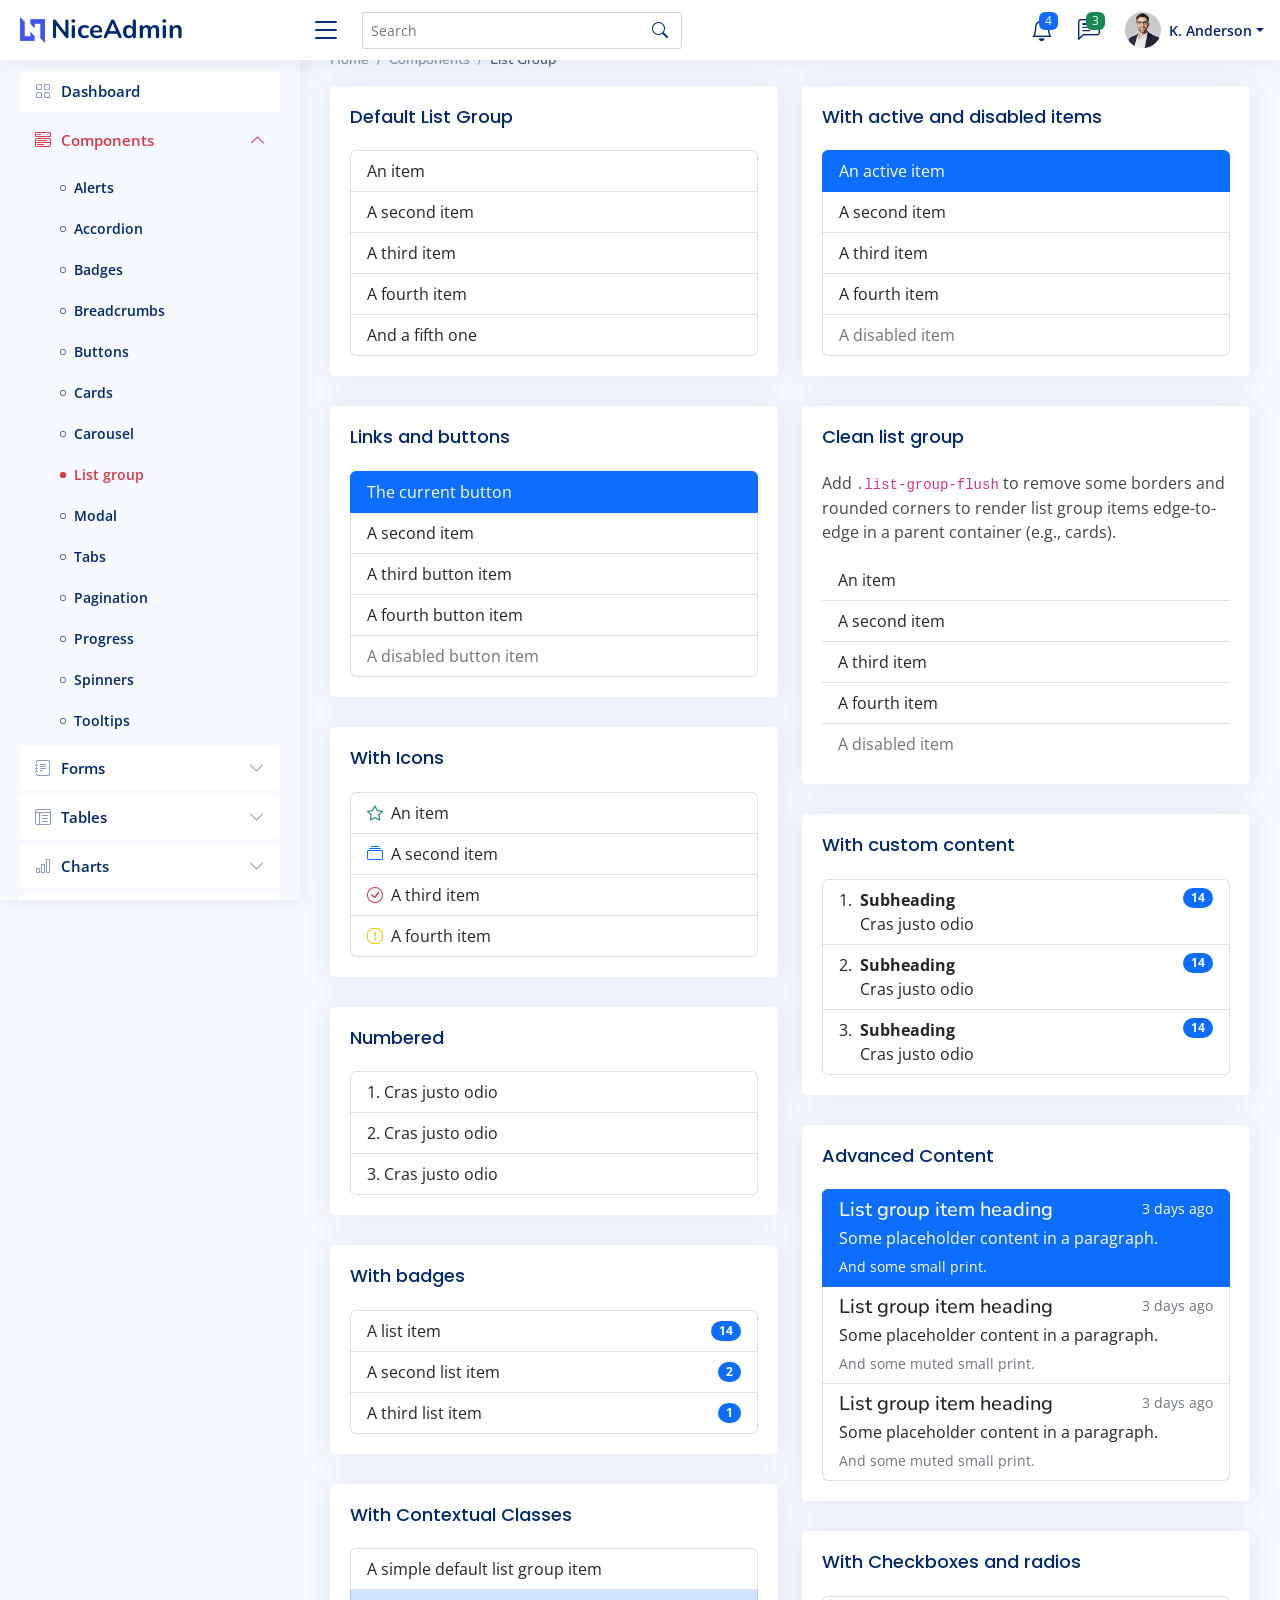
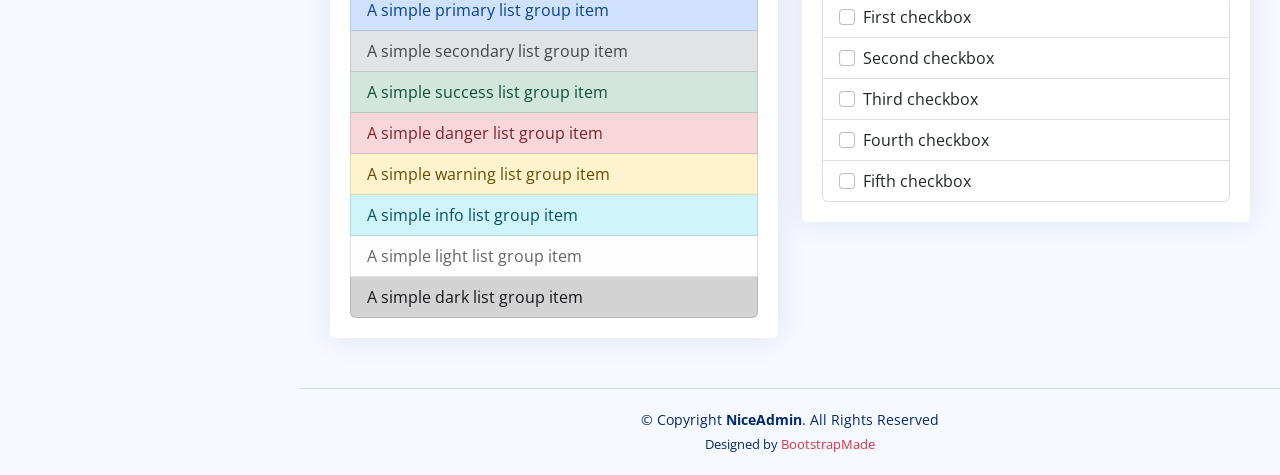
<file: NiceAdmin/components-list-group.html>
<!DOCTYPE html>
<html lang="en">

<head>
  <meta charset="utf-8">
  <meta content="width=device-width, initial-scale=1.0" name="viewport">

  <title>Components / List Group - NiceAdmin Bootstrap Template</title>
  <meta content="" name="description">
  <meta content="" name="keywords">

  <!-- Favicons -->
  <link href="assets/img/favicon.png" rel="icon">
  <link href="assets/img/apple-touch-icon.png" rel="apple-touch-icon">

  <!-- Google Fonts -->
  <link href="https://fonts.gstatic.com" rel="preconnect">
  <link href="https://fonts.googleapis.com/css?family=Open+Sans:300,300i,400,400i,600,600i,700,700i|Nunito:300,300i,400,400i,600,600i,700,700i|Poppins:300,300i,400,400i,500,500i,600,600i,700,700i" rel="stylesheet">

  <!-- Vendor CSS Files -->
  <link href="assets/vendor/bootstrap/css/bootstrap.min.css" rel="stylesheet">
  <link href="assets/vendor/bootstrap-icons/bootstrap-icons.css" rel="stylesheet">
  <link href="assets/vendor/boxicons/css/boxicons.min.css" rel="stylesheet">
  <link href="assets/vendor/quill/quill.snow.css" rel="stylesheet">
  <link href="assets/vendor/quill/quill.bubble.css" rel="stylesheet">
  <link href="assets/vendor/remixicon/remixicon.css" rel="stylesheet">
  <link href="assets/vendor/simple-datatables/style.css" rel="stylesheet">

  <!-- Template Main CSS File -->
  <link href="assets/css/style.css" rel="stylesheet">

  <!-- =======================================================
  * Template Name: NiceAdmin
  * Updated: Mar 09 2023 with Bootstrap v5.2.3
  * Template URL: https://bootstrapmade.com/nice-admin-bootstrap-admin-html-template/
  * Author: BootstrapMade.com
  * License: https://bootstrapmade.com/license/
  ======================================================== -->
</head>

<body>

  <!-- ======= Header ======= -->
  <header id="header" class="header fixed-top d-flex align-items-center">

    <div class="d-flex align-items-center justify-content-between">
      <a href="index.html" class="logo d-flex align-items-center">
        <img src="assets/img/logo.png" alt="">
        <span class="d-none d-lg-block">NiceAdmin</span>
      </a>
      <i class="bi bi-list toggle-sidebar-btn"></i>
    </div><!-- End Logo -->

    <div class="search-bar">
      <form class="search-form d-flex align-items-center" method="POST" action="#">
        <input type="text" name="query" placeholder="Search" title="Enter search keyword">
        <button type="submit" title="Search"><i class="bi bi-search"></i></button>
      </form>
    </div><!-- End Search Bar -->

    <nav class="header-nav ms-auto">
      <ul class="d-flex align-items-center">

        <li class="nav-item d-block d-lg-none">
          <a class="nav-link nav-icon search-bar-toggle " href="#">
            <i class="bi bi-search"></i>
          </a>
        </li><!-- End Search Icon-->

        <li class="nav-item dropdown">

          <a class="nav-link nav-icon" href="#" data-bs-toggle="dropdown">
            <i class="bi bi-bell"></i>
            <span class="badge bg-primary badge-number">4</span>
          </a><!-- End Notification Icon -->

          <ul class="dropdown-menu dropdown-menu-end dropdown-menu-arrow notifications">
            <li class="dropdown-header">
              You have 4 new notifications
              <a href="#"><span class="badge rounded-pill bg-primary p-2 ms-2">View all</span></a>
            </li>
            <li>
              <hr class="dropdown-divider">
            </li>

            <li class="notification-item">
              <i class="bi bi-exclamation-circle text-warning"></i>
              <div>
                <h4>Lorem Ipsum</h4>
                <p>Quae dolorem earum veritatis oditseno</p>
                <p>30 min. ago</p>
              </div>
            </li>

            <li>
              <hr class="dropdown-divider">
            </li>

            <li class="notification-item">
              <i class="bi bi-x-circle text-danger"></i>
              <div>
                <h4>Atque rerum nesciunt</h4>
                <p>Quae dolorem earum veritatis oditseno</p>
                <p>1 hr. ago</p>
              </div>
            </li>

            <li>
              <hr class="dropdown-divider">
            </li>

            <li class="notification-item">
              <i class="bi bi-check-circle text-success"></i>
              <div>
                <h4>Sit rerum fuga</h4>
                <p>Quae dolorem earum veritatis oditseno</p>
                <p>2 hrs. ago</p>
              </div>
            </li>

            <li>
              <hr class="dropdown-divider">
            </li>

            <li class="notification-item">
              <i class="bi bi-info-circle text-primary"></i>
              <div>
                <h4>Dicta reprehenderit</h4>
                <p>Quae dolorem earum veritatis oditseno</p>
                <p>4 hrs. ago</p>
              </div>
            </li>

            <li>
              <hr class="dropdown-divider">
            </li>
            <li class="dropdown-footer">
              <a href="#">Show all notifications</a>
            </li>

          </ul><!-- End Notification Dropdown Items -->

        </li><!-- End Notification Nav -->

        <li class="nav-item dropdown">

          <a class="nav-link nav-icon" href="#" data-bs-toggle="dropdown">
            <i class="bi bi-chat-left-text"></i>
            <span class="badge bg-success badge-number">3</span>
          </a><!-- End Messages Icon -->

          <ul class="dropdown-menu dropdown-menu-end dropdown-menu-arrow messages">
            <li class="dropdown-header">
              You have 3 new messages
              <a href="#"><span class="badge rounded-pill bg-primary p-2 ms-2">View all</span></a>
            </li>
            <li>
              <hr class="dropdown-divider">
            </li>

            <li class="message-item">
              <a href="#">
                <img src="assets/img/messages-1.jpg" alt="" class="rounded-circle">
                <div>
                  <h4>Maria Hudson</h4>
                  <p>Velit asperiores et ducimus soluta repudiandae labore officia est ut...</p>
                  <p>4 hrs. ago</p>
                </div>
              </a>
            </li>
            <li>
              <hr class="dropdown-divider">
            </li>

            <li class="message-item">
              <a href="#">
                <img src="assets/img/messages-2.jpg" alt="" class="rounded-circle">
                <div>
                  <h4>Anna Nelson</h4>
                  <p>Velit asperiores et ducimus soluta repudiandae labore officia est ut...</p>
                  <p>6 hrs. ago</p>
                </div>
              </a>
            </li>
            <li>
              <hr class="dropdown-divider">
            </li>

            <li class="message-item">
              <a href="#">
                <img src="assets/img/messages-3.jpg" alt="" class="rounded-circle">
                <div>
                  <h4>David Muldon</h4>
                  <p>Velit asperiores et ducimus soluta repudiandae labore officia est ut...</p>
                  <p>8 hrs. ago</p>
                </div>
              </a>
            </li>
            <li>
              <hr class="dropdown-divider">
            </li>

            <li class="dropdown-footer">
              <a href="#">Show all messages</a>
            </li>

          </ul><!-- End Messages Dropdown Items -->

        </li><!-- End Messages Nav -->

        <li class="nav-item dropdown pe-3">

          <a class="nav-link nav-profile d-flex align-items-center pe-0" href="#" data-bs-toggle="dropdown">
            <img src="assets/img/profile-img.jpg" alt="Profile" class="rounded-circle">
            <span class="d-none d-md-block dropdown-toggle ps-2">K. Anderson</span>
          </a><!-- End Profile Iamge Icon -->

          <ul class="dropdown-menu dropdown-menu-end dropdown-menu-arrow profile">
            <li class="dropdown-header">
              <h6>Kevin Anderson</h6>
              <span>Web Designer</span>
            </li>
            <li>
              <hr class="dropdown-divider">
            </li>

            <li>
              <a class="dropdown-item d-flex align-items-center" href="users-profile.html">
                <i class="bi bi-person"></i>
                <span>My Profile</span>
              </a>
            </li>
            <li>
              <hr class="dropdown-divider">
            </li>

            <li>
              <a class="dropdown-item d-flex align-items-center" href="users-profile.html">
                <i class="bi bi-gear"></i>
                <span>Account Settings</span>
              </a>
            </li>
            <li>
              <hr class="dropdown-divider">
            </li>

            <li>
              <a class="dropdown-item d-flex align-items-center" href="pages-faq.html">
                <i class="bi bi-question-circle"></i>
                <span>Need Help?</span>
              </a>
            </li>
            <li>
              <hr class="dropdown-divider">
            </li>

            <li>
              <a class="dropdown-item d-flex align-items-center" href="#">
                <i class="bi bi-box-arrow-right"></i>
                <span>Sign Out</span>
              </a>
            </li>

          </ul><!-- End Profile Dropdown Items -->
        </li><!-- End Profile Nav -->

      </ul>
    </nav><!-- End Icons Navigation -->

  </header><!-- End Header -->

  <!-- ======= Sidebar ======= -->
  <aside id="sidebar" class="sidebar">

    <ul class="sidebar-nav" id="sidebar-nav">

      <li class="nav-item">
        <a class="nav-link collapsed" href="index.html">
          <i class="bi bi-grid"></i>
          <span>Dashboard</span>
        </a>
      </li><!-- End Dashboard Nav -->

      <li class="nav-item">
        <a class="nav-link " data-bs-target="#components-nav" data-bs-toggle="collapse" href="#">
          <i class="bi bi-menu-button-wide"></i><span>Components</span><i class="bi bi-chevron-down ms-auto"></i>
        </a>
        <ul id="components-nav" class="nav-content collapse show" data-bs-parent="#sidebar-nav">
          <li>
            <a href="components-alerts.html">
              <i class="bi bi-circle"></i><span>Alerts</span>
            </a>
          </li>
          <li>
            <a href="components-accordion.html">
              <i class="bi bi-circle"></i><span>Accordion</span>
            </a>
          </li>
          <li>
            <a href="components-badges.html">
              <i class="bi bi-circle"></i><span>Badges</span>
            </a>
          </li>
          <li>
            <a href="components-breadcrumbs.html">
              <i class="bi bi-circle"></i><span>Breadcrumbs</span>
            </a>
          </li>
          <li>
            <a href="components-buttons.html">
              <i class="bi bi-circle"></i><span>Buttons</span>
            </a>
          </li>
          <li>
            <a href="components-cards.html">
              <i class="bi bi-circle"></i><span>Cards</span>
            </a>
          </li>
          <li>
            <a href="components-carousel.html">
              <i class="bi bi-circle"></i><span>Carousel</span>
            </a>
          </li>
          <li>
            <a href="components-list-group.html" class="active">
              <i class="bi bi-circle"></i><span>List group</span>
            </a>
          </li>
          <li>
            <a href="components-modal.html">
              <i class="bi bi-circle"></i><span>Modal</span>
            </a>
          </li>
          <li>
            <a href="components-tabs.html">
              <i class="bi bi-circle"></i><span>Tabs</span>
            </a>
          </li>
          <li>
            <a href="components-pagination.html">
              <i class="bi bi-circle"></i><span>Pagination</span>
            </a>
          </li>
          <li>
            <a href="components-progress.html">
              <i class="bi bi-circle"></i><span>Progress</span>
            </a>
          </li>
          <li>
            <a href="components-spinners.html">
              <i class="bi bi-circle"></i><span>Spinners</span>
            </a>
          </li>
          <li>
            <a href="components-tooltips.html">
              <i class="bi bi-circle"></i><span>Tooltips</span>
            </a>
          </li>
        </ul>
      </li><!-- End Components Nav -->

      <li class="nav-item">
        <a class="nav-link collapsed" data-bs-target="#forms-nav" data-bs-toggle="collapse" href="#">
          <i class="bi bi-journal-text"></i><span>Forms</span><i class="bi bi-chevron-down ms-auto"></i>
        </a>
        <ul id="forms-nav" class="nav-content collapse " data-bs-parent="#sidebar-nav">
          <li>
            <a href="forms-elements.html">
              <i class="bi bi-circle"></i><span>Form Elements</span>
            </a>
          </li>
          <li>
            <a href="forms-layouts.html">
              <i class="bi bi-circle"></i><span>Form Layouts</span>
            </a>
          </li>
          <li>
            <a href="forms-editors.html">
              <i class="bi bi-circle"></i><span>Form Editors</span>
            </a>
          </li>
          <li>
            <a href="forms-validation.html">
              <i class="bi bi-circle"></i><span>Form Validation</span>
            </a>
          </li>
        </ul>
      </li><!-- End Forms Nav -->

      <li class="nav-item">
        <a class="nav-link collapsed" data-bs-target="#tables-nav" data-bs-toggle="collapse" href="#">
          <i class="bi bi-layout-text-window-reverse"></i><span>Tables</span><i class="bi bi-chevron-down ms-auto"></i>
        </a>
        <ul id="tables-nav" class="nav-content collapse " data-bs-parent="#sidebar-nav">
          <li>
            <a href="tables-general.html">
              <i class="bi bi-circle"></i><span>General Tables</span>
            </a>
          </li>
          <li>
            <a href="tables-data.html">
              <i class="bi bi-circle"></i><span>Data Tables</span>
            </a>
          </li>
        </ul>
      </li><!-- End Tables Nav -->

      <li class="nav-item">
        <a class="nav-link collapsed" data-bs-target="#charts-nav" data-bs-toggle="collapse" href="#">
          <i class="bi bi-bar-chart"></i><span>Charts</span><i class="bi bi-chevron-down ms-auto"></i>
        </a>
        <ul id="charts-nav" class="nav-content collapse " data-bs-parent="#sidebar-nav">
          <li>
            <a href="charts-chartjs.html">
              <i class="bi bi-circle"></i><span>Chart.js</span>
            </a>
          </li>
          <li>
            <a href="charts-apexcharts.html">
              <i class="bi bi-circle"></i><span>ApexCharts</span>
            </a>
          </li>
          <li>
            <a href="charts-echarts.html">
              <i class="bi bi-circle"></i><span>ECharts</span>
            </a>
          </li>
        </ul>
      </li><!-- End Charts Nav -->

      <li class="nav-item">
        <a class="nav-link collapsed" data-bs-target="#icons-nav" data-bs-toggle="collapse" href="#">
          <i class="bi bi-gem"></i><span>Icons</span><i class="bi bi-chevron-down ms-auto"></i>
        </a>
        <ul id="icons-nav" class="nav-content collapse " data-bs-parent="#sidebar-nav">
          <li>
            <a href="icons-bootstrap.html">
              <i class="bi bi-circle"></i><span>Bootstrap Icons</span>
            </a>
          </li>
          <li>
            <a href="icons-remix.html">
              <i class="bi bi-circle"></i><span>Remix Icons</span>
            </a>
          </li>
          <li>
            <a href="icons-boxicons.html">
              <i class="bi bi-circle"></i><span>Boxicons</span>
            </a>
          </li>
        </ul>
      </li><!-- End Icons Nav -->

      <li class="nav-heading">Pages</li>

      <li class="nav-item">
        <a class="nav-link collapsed" href="users-profile.html">
          <i class="bi bi-person"></i>
          <span>Profile</span>
        </a>
      </li><!-- End Profile Page Nav -->

      <li class="nav-item">
        <a class="nav-link collapsed" href="pages-faq.html">
          <i class="bi bi-question-circle"></i>
          <span>F.A.Q</span>
        </a>
      </li><!-- End F.A.Q Page Nav -->

      <li class="nav-item">
        <a class="nav-link collapsed" href="pages-contact.html">
          <i class="bi bi-envelope"></i>
          <span>Contact</span>
        </a>
      </li><!-- End Contact Page Nav -->

      <li class="nav-item">
        <a class="nav-link collapsed" href="pages-register.html">
          <i class="bi bi-card-list"></i>
          <span>Register</span>
        </a>
      </li><!-- End Register Page Nav -->

      <li class="nav-item">
        <a class="nav-link collapsed" href="pages-login.html">
          <i class="bi bi-box-arrow-in-right"></i>
          <span>Login</span>
        </a>
      </li><!-- End Login Page Nav -->

      <li class="nav-item">
        <a class="nav-link collapsed" href="pages-error-404.html">
          <i class="bi bi-dash-circle"></i>
          <span>Error 404</span>
        </a>
      </li><!-- End Error 404 Page Nav -->

      <li class="nav-item">
        <a class="nav-link collapsed" href="pages-blank.html">
          <i class="bi bi-file-earmark"></i>
          <span>Blank</span>
        </a>
      </li><!-- End Blank Page Nav -->

    </ul>

  </aside><!-- End Sidebar-->

  <main id="main" class="main">

    <div class="pagetitle">
      <h1>List Group</h1>
      <nav>
        <ol class="breadcrumb">
          <li class="breadcrumb-item"><a href="index.html">Home</a></li>
          <li class="breadcrumb-item">Components</li>
          <li class="breadcrumb-item active">List Group</li>
        </ol>
      </nav>
    </div><!-- End Page Title -->

    <section class="section">
      <div class="row">
        <div class="col-lg-6">

          <div class="card">
            <div class="card-body">
              <h5 class="card-title">Default List Group</h5>

              <!-- Default List group -->
              <ul class="list-group">
                <li class="list-group-item">An item</li>
                <li class="list-group-item">A second item</li>
                <li class="list-group-item">A third item</li>
                <li class="list-group-item">A fourth item</li>
                <li class="list-group-item">And a fifth one</li>
              </ul><!-- End Default List group -->

            </div>
          </div>

          <div class="card">
            <div class="card-body">
              <h5 class="card-title">Links and buttons</h5>

              <!-- List group with Links and buttons -->
              <div class="list-group">
                <button type="button" class="list-group-item list-group-item-action active" aria-current="true">
                  The current button
                </button>
                <button type="button" class="list-group-item list-group-item-action">A second item</button>
                <button type="button" class="list-group-item list-group-item-action">A third button item</button>
                <button type="button" class="list-group-item list-group-item-action">A fourth button item</button>
                <button type="button" class="list-group-item list-group-item-action" disabled>A disabled button item</button>
              </div><!-- End List group with Links and buttons -->

            </div>
          </div>

          <div class="card">
            <div class="card-body">
              <h5 class="card-title">With Icons</h5>

              <!-- List group With Icons -->
              <ul class="list-group">
                <li class="list-group-item"><i class="bi bi-star me-1 text-success"></i> An item</li>
                <li class="list-group-item"><i class="bi bi-collection me-1 text-primary"></i> A second item</li>
                <li class="list-group-item"><i class="bi bi-check-circle me-1 text-danger"></i> A third item</li>
                <li class="list-group-item"><i class="bi bi-exclamation-octagon me-1 text-warning"></i> A fourth item</li>
              </ul><!-- End List group With Icons -->

            </div>
          </div>

          <div class="card">
            <div class="card-body">
              <h5 class="card-title">Numbered</h5>

              <!-- List group Numbered -->
              <ol class="list-group list-group-numbered">
                <li class="list-group-item">Cras justo odio</li>
                <li class="list-group-item">Cras justo odio</li>
                <li class="list-group-item">Cras justo odio</li>
              </ol><!-- End List group Numbered -->

            </div>
          </div>

          <div class="card">
            <div class="card-body">
              <h5 class="card-title">With badges</h5>

              <!-- List group With badges -->
              <ul class="list-group">
                <li class="list-group-item d-flex justify-content-between align-items-center">
                  A list item
                  <span class="badge bg-primary rounded-pill">14</span>
                </li>
                <li class="list-group-item d-flex justify-content-between align-items-center">
                  A second list item
                  <span class="badge bg-primary rounded-pill">2</span>
                </li>
                <li class="list-group-item d-flex justify-content-between align-items-center">
                  A third list item
                  <span class="badge bg-primary rounded-pill">1</span>
                </li>
              </ul><!-- End List With badges -->

            </div>
          </div>

          <div class="card">
            <div class="card-body">
              <h5 class="card-title">With Contextual Classes</h5>

              <!-- List group With Contextual classes -->
              <ul class="list-group">
                <li class="list-group-item">A simple default list group item</li>

                <li class="list-group-item list-group-item-primary">A simple primary list group item</li>
                <li class="list-group-item list-group-item-secondary">A simple secondary list group item</li>
                <li class="list-group-item list-group-item-success">A simple success list group item</li>
                <li class="list-group-item list-group-item-danger">A simple danger list group item</li>
                <li class="list-group-item list-group-item-warning">A simple warning list group item</li>
                <li class="list-group-item list-group-item-info">A simple info list group item</li>
                <li class="list-group-item list-group-item-light">A simple light list group item</li>
                <li class="list-group-item list-group-item-dark">A simple dark list group item</li>
              </ul><!-- End List Group With Contextual classes -->

            </div>
          </div>

        </div>

        <div class="col-lg-6">

          <div class="card">
            <div class="card-body">
              <h5 class="card-title">With active and disabled items</h5>

              <!-- List group with active and disabled items -->
              <ul class="list-group">
                <li class="list-group-item active" aria-current="true">An active item</li>
                <li class="list-group-item">A second item</li>
                <li class="list-group-item">A third item</li>
                <li class="list-group-item">A fourth item</li>
                <li class="list-group-item disabled" aria-disabled="true">A disabled item</li>
              </ul><!-- End ist group with active and disabled items -->

            </div>
          </div>

          <div class="card">
            <div class="card-body">
              <h5 class="card-title">Clean list group</h5>
              <p>Add <code>.list-group-flush</code> to remove some borders and rounded corners to render list group items edge-to-edge in a parent container (e.g., cards).</p>

              <!-- List group with active and disabled items -->
              <ul class="list-group list-group-flush">
                <li class="list-group-item">An item</li>
                <li class="list-group-item">A second item</li>
                <li class="list-group-item">A third item</li>
                <li class="list-group-item">A fourth item</li>
                <li class="list-group-item disabled" aria-disabled="true">A disabled item</li>
              </ul><!-- End Clean list group -->

            </div>
          </div>

          <div class="card">
            <div class="card-body">
              <h5 class="card-title">With custom content</h5>

              <!-- List group with custom content -->
              <ol class="list-group list-group-numbered">
                <li class="list-group-item d-flex justify-content-between align-items-start">
                  <div class="ms-2 me-auto">
                    <div class="fw-bold">Subheading</div>
                    Cras justo odio
                  </div>
                  <span class="badge bg-primary rounded-pill">14</span>
                </li>
                <li class="list-group-item d-flex justify-content-between align-items-start">
                  <div class="ms-2 me-auto">
                    <div class="fw-bold">Subheading</div>
                    Cras justo odio
                  </div>
                  <span class="badge bg-primary rounded-pill">14</span>
                </li>
                <li class="list-group-item d-flex justify-content-between align-items-start">
                  <div class="ms-2 me-auto">
                    <div class="fw-bold">Subheading</div>
                    Cras justo odio
                  </div>
                  <span class="badge bg-primary rounded-pill">14</span>
                </li>
              </ol><!-- End with custom content -->

            </div>
          </div>

          <div class="card">
            <div class="card-body">
              <h5 class="card-title">Advanced Content</h5>

              <!-- List group with Advanced Contents -->
              <div class="list-group">
                <a href="#" class="list-group-item list-group-item-action active" aria-current="true">
                  <div class="d-flex w-100 justify-content-between">
                    <h5 class="mb-1">List group item heading</h5>
                    <small>3 days ago</small>
                  </div>
                  <p class="mb-1">Some placeholder content in a paragraph.</p>
                  <small>And some small print.</small>
                </a>
                <a href="#" class="list-group-item list-group-item-action">
                  <div class="d-flex w-100 justify-content-between">
                    <h5 class="mb-1">List group item heading</h5>
                    <small class="text-muted">3 days ago</small>
                  </div>
                  <p class="mb-1">Some placeholder content in a paragraph.</p>
                  <small class="text-muted">And some muted small print.</small>
                </a>
                <a href="#" class="list-group-item list-group-item-action">
                  <div class="d-flex w-100 justify-content-between">
                    <h5 class="mb-1">List group item heading</h5>
                    <small class="text-muted">3 days ago</small>
                  </div>
                  <p class="mb-1">Some placeholder content in a paragraph.</p>
                  <small class="text-muted">And some muted small print.</small>
                </a>
              </div><!-- End List group Advanced Content -->

            </div>
          </div>

          <div class="card">
            <div class="card-body">
              <h5 class="card-title">With Checkboxes and radios</h5>

              <!-- List group With Checkboxes and radios -->
              <ul class="list-group">
                <li class="list-group-item">
                  <input class="form-check-input me-1" type="checkbox" value="" aria-label="...">
                  First checkbox
                </li>
                <li class="list-group-item">
                  <input class="form-check-input me-1" type="checkbox" value="" aria-label="...">
                  Second checkbox
                </li>
                <li class="list-group-item">
                  <input class="form-check-input me-1" type="checkbox" value="" aria-label="...">
                  Third checkbox
                </li>
                <li class="list-group-item">
                  <input class="form-check-input me-1" type="checkbox" value="" aria-label="...">
                  Fourth checkbox
                </li>
                <li class="list-group-item">
                  <input class="form-check-input me-1" type="checkbox" value="" aria-label="...">
                  Fifth checkbox
                </li>
              </ul><!-- End List Checkboxes and radios -->

            </div>
          </div>

        </div>

      </div>
    </section>

  </main><!-- End #main -->

  <!-- ======= Footer ======= -->
  <footer id="footer" class="footer">
    <div class="copyright">
      &copy; Copyright <strong><span>NiceAdmin</span></strong>. All Rights Reserved
    </div>
    <div class="credits">
      <!-- All the links in the footer should remain intact. -->
      <!-- You can delete the links only if you purchased the pro version. -->
      <!-- Licensing information: https://bootstrapmade.com/license/ -->
      <!-- Purchase the pro version with working PHP/AJAX contact form: https://bootstrapmade.com/nice-admin-bootstrap-admin-html-template/ -->
      Designed by <a href="https://bootstrapmade.com/">BootstrapMade</a>
    </div>
  </footer><!-- End Footer -->

  <a href="#" class="back-to-top d-flex align-items-center justify-content-center"><i class="bi bi-arrow-up-short"></i></a>

  <!-- Vendor JS Files -->
  <script src="assets/vendor/apexcharts/apexcharts.min.js"></script>
  <script src="assets/vendor/bootstrap/js/bootstrap.bundle.min.js"></script>
  <script src="assets/vendor/chart.js/chart.umd.js"></script>
  <script src="assets/vendor/echarts/echarts.min.js"></script>
  <script src="assets/vendor/quill/quill.min.js"></script>
  <script src="assets/vendor/simple-datatables/simple-datatables.js"></script>
  <script src="assets/vendor/tinymce/tinymce.min.js"></script>
  <script src="assets/vendor/php-email-form/validate.js"></script>

  <!-- Template Main JS File -->
  <script src="assets/js/main.js"></script>

</body>

</html>
</file>
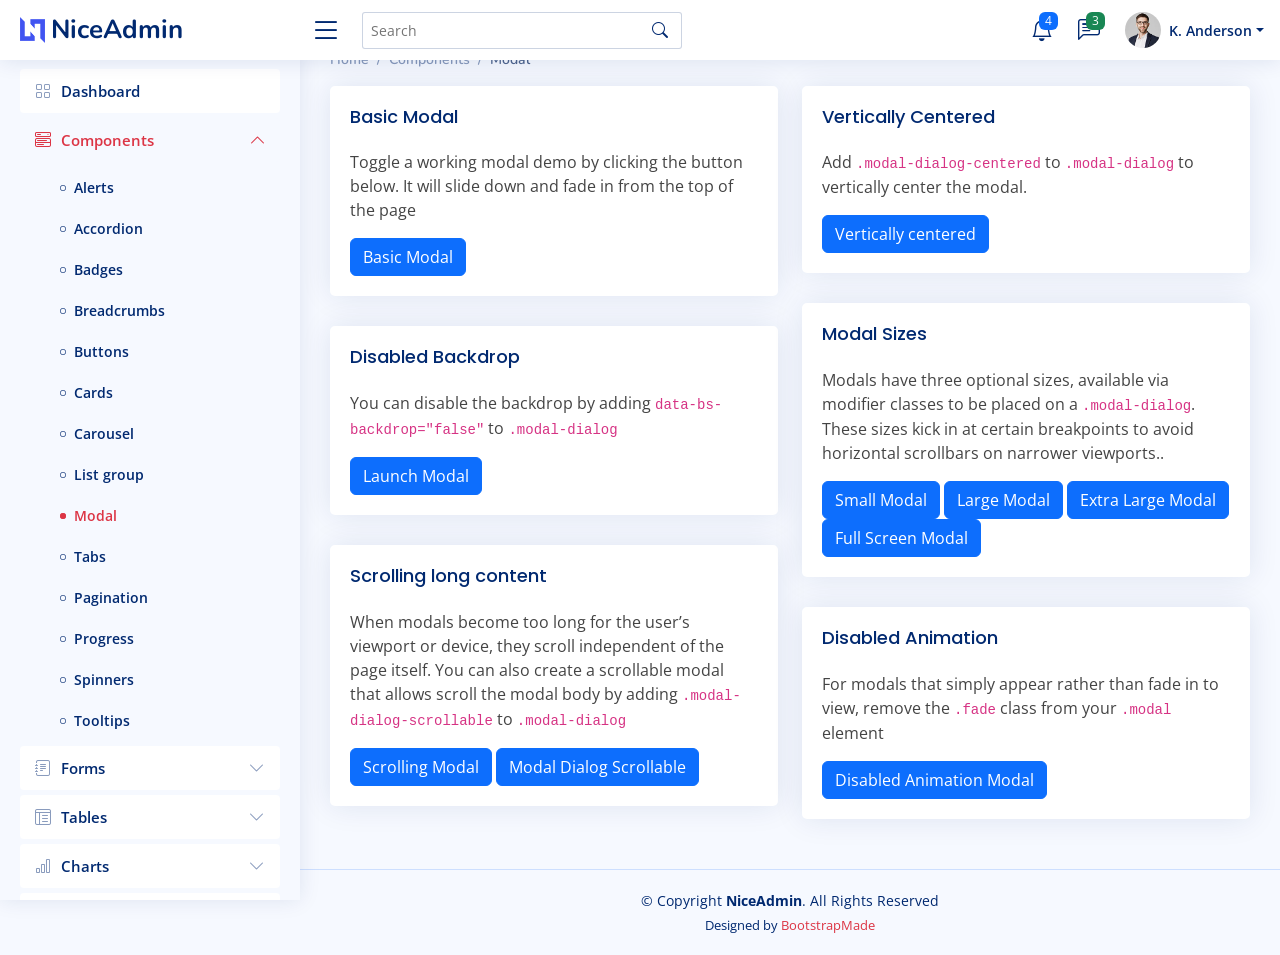
<file: NiceAdmin/components-modal.html>
<!DOCTYPE html>
<html lang="en">

<head>
  <meta charset="utf-8">
  <meta content="width=device-width, initial-scale=1.0" name="viewport">

  <title>Components / Modal - NiceAdmin Bootstrap Template</title>
  <meta content="" name="description">
  <meta content="" name="keywords">

  <!-- Favicons -->
  <link href="assets/img/favicon.png" rel="icon">
  <link href="assets/img/apple-touch-icon.png" rel="apple-touch-icon">

  <!-- Google Fonts -->
  <link href="https://fonts.gstatic.com" rel="preconnect">
  <link href="https://fonts.googleapis.com/css?family=Open+Sans:300,300i,400,400i,600,600i,700,700i|Nunito:300,300i,400,400i,600,600i,700,700i|Poppins:300,300i,400,400i,500,500i,600,600i,700,700i" rel="stylesheet">

  <!-- Vendor CSS Files -->
  <link href="assets/vendor/bootstrap/css/bootstrap.min.css" rel="stylesheet">
  <link href="assets/vendor/bootstrap-icons/bootstrap-icons.css" rel="stylesheet">
  <link href="assets/vendor/boxicons/css/boxicons.min.css" rel="stylesheet">
  <link href="assets/vendor/quill/quill.snow.css" rel="stylesheet">
  <link href="assets/vendor/quill/quill.bubble.css" rel="stylesheet">
  <link href="assets/vendor/remixicon/remixicon.css" rel="stylesheet">
  <link href="assets/vendor/simple-datatables/style.css" rel="stylesheet">

  <!-- Template Main CSS File -->
  <link href="assets/css/style.css" rel="stylesheet">

  <!-- =======================================================
  * Template Name: NiceAdmin
  * Updated: Mar 09 2023 with Bootstrap v5.2.3
  * Template URL: https://bootstrapmade.com/nice-admin-bootstrap-admin-html-template/
  * Author: BootstrapMade.com
  * License: https://bootstrapmade.com/license/
  ======================================================== -->
</head>

<body>

  <!-- ======= Header ======= -->
  <header id="header" class="header fixed-top d-flex align-items-center">

    <div class="d-flex align-items-center justify-content-between">
      <a href="index.html" class="logo d-flex align-items-center">
        <img src="assets/img/logo.png" alt="">
        <span class="d-none d-lg-block">NiceAdmin</span>
      </a>
      <i class="bi bi-list toggle-sidebar-btn"></i>
    </div><!-- End Logo -->

    <div class="search-bar">
      <form class="search-form d-flex align-items-center" method="POST" action="#">
        <input type="text" name="query" placeholder="Search" title="Enter search keyword">
        <button type="submit" title="Search"><i class="bi bi-search"></i></button>
      </form>
    </div><!-- End Search Bar -->

    <nav class="header-nav ms-auto">
      <ul class="d-flex align-items-center">

        <li class="nav-item d-block d-lg-none">
          <a class="nav-link nav-icon search-bar-toggle " href="#">
            <i class="bi bi-search"></i>
          </a>
        </li><!-- End Search Icon-->

        <li class="nav-item dropdown">

          <a class="nav-link nav-icon" href="#" data-bs-toggle="dropdown">
            <i class="bi bi-bell"></i>
            <span class="badge bg-primary badge-number">4</span>
          </a><!-- End Notification Icon -->

          <ul class="dropdown-menu dropdown-menu-end dropdown-menu-arrow notifications">
            <li class="dropdown-header">
              You have 4 new notifications
              <a href="#"><span class="badge rounded-pill bg-primary p-2 ms-2">View all</span></a>
            </li>
            <li>
              <hr class="dropdown-divider">
            </li>

            <li class="notification-item">
              <i class="bi bi-exclamation-circle text-warning"></i>
              <div>
                <h4>Lorem Ipsum</h4>
                <p>Quae dolorem earum veritatis oditseno</p>
                <p>30 min. ago</p>
              </div>
            </li>

            <li>
              <hr class="dropdown-divider">
            </li>

            <li class="notification-item">
              <i class="bi bi-x-circle text-danger"></i>
              <div>
                <h4>Atque rerum nesciunt</h4>
                <p>Quae dolorem earum veritatis oditseno</p>
                <p>1 hr. ago</p>
              </div>
            </li>

            <li>
              <hr class="dropdown-divider">
            </li>

            <li class="notification-item">
              <i class="bi bi-check-circle text-success"></i>
              <div>
                <h4>Sit rerum fuga</h4>
                <p>Quae dolorem earum veritatis oditseno</p>
                <p>2 hrs. ago</p>
              </div>
            </li>

            <li>
              <hr class="dropdown-divider">
            </li>

            <li class="notification-item">
              <i class="bi bi-info-circle text-primary"></i>
              <div>
                <h4>Dicta reprehenderit</h4>
                <p>Quae dolorem earum veritatis oditseno</p>
                <p>4 hrs. ago</p>
              </div>
            </li>

            <li>
              <hr class="dropdown-divider">
            </li>
            <li class="dropdown-footer">
              <a href="#">Show all notifications</a>
            </li>

          </ul><!-- End Notification Dropdown Items -->

        </li><!-- End Notification Nav -->

        <li class="nav-item dropdown">

          <a class="nav-link nav-icon" href="#" data-bs-toggle="dropdown">
            <i class="bi bi-chat-left-text"></i>
            <span class="badge bg-success badge-number">3</span>
          </a><!-- End Messages Icon -->

          <ul class="dropdown-menu dropdown-menu-end dropdown-menu-arrow messages">
            <li class="dropdown-header">
              You have 3 new messages
              <a href="#"><span class="badge rounded-pill bg-primary p-2 ms-2">View all</span></a>
            </li>
            <li>
              <hr class="dropdown-divider">
            </li>

            <li class="message-item">
              <a href="#">
                <img src="assets/img/messages-1.jpg" alt="" class="rounded-circle">
                <div>
                  <h4>Maria Hudson</h4>
                  <p>Velit asperiores et ducimus soluta repudiandae labore officia est ut...</p>
                  <p>4 hrs. ago</p>
                </div>
              </a>
            </li>
            <li>
              <hr class="dropdown-divider">
            </li>

            <li class="message-item">
              <a href="#">
                <img src="assets/img/messages-2.jpg" alt="" class="rounded-circle">
                <div>
                  <h4>Anna Nelson</h4>
                  <p>Velit asperiores et ducimus soluta repudiandae labore officia est ut...</p>
                  <p>6 hrs. ago</p>
                </div>
              </a>
            </li>
            <li>
              <hr class="dropdown-divider">
            </li>

            <li class="message-item">
              <a href="#">
                <img src="assets/img/messages-3.jpg" alt="" class="rounded-circle">
                <div>
                  <h4>David Muldon</h4>
                  <p>Velit asperiores et ducimus soluta repudiandae labore officia est ut...</p>
                  <p>8 hrs. ago</p>
                </div>
              </a>
            </li>
            <li>
              <hr class="dropdown-divider">
            </li>

            <li class="dropdown-footer">
              <a href="#">Show all messages</a>
            </li>

          </ul><!-- End Messages Dropdown Items -->

        </li><!-- End Messages Nav -->

        <li class="nav-item dropdown pe-3">

          <a class="nav-link nav-profile d-flex align-items-center pe-0" href="#" data-bs-toggle="dropdown">
            <img src="assets/img/profile-img.jpg" alt="Profile" class="rounded-circle">
            <span class="d-none d-md-block dropdown-toggle ps-2">K. Anderson</span>
          </a><!-- End Profile Iamge Icon -->

          <ul class="dropdown-menu dropdown-menu-end dropdown-menu-arrow profile">
            <li class="dropdown-header">
              <h6>Kevin Anderson</h6>
              <span>Web Designer</span>
            </li>
            <li>
              <hr class="dropdown-divider">
            </li>

            <li>
              <a class="dropdown-item d-flex align-items-center" href="users-profile.html">
                <i class="bi bi-person"></i>
                <span>My Profile</span>
              </a>
            </li>
            <li>
              <hr class="dropdown-divider">
            </li>

            <li>
              <a class="dropdown-item d-flex align-items-center" href="users-profile.html">
                <i class="bi bi-gear"></i>
                <span>Account Settings</span>
              </a>
            </li>
            <li>
              <hr class="dropdown-divider">
            </li>

            <li>
              <a class="dropdown-item d-flex align-items-center" href="pages-faq.html">
                <i class="bi bi-question-circle"></i>
                <span>Need Help?</span>
              </a>
            </li>
            <li>
              <hr class="dropdown-divider">
            </li>

            <li>
              <a class="dropdown-item d-flex align-items-center" href="#">
                <i class="bi bi-box-arrow-right"></i>
                <span>Sign Out</span>
              </a>
            </li>

          </ul><!-- End Profile Dropdown Items -->
        </li><!-- End Profile Nav -->

      </ul>
    </nav><!-- End Icons Navigation -->

  </header><!-- End Header -->

  <!-- ======= Sidebar ======= -->
  <aside id="sidebar" class="sidebar">

    <ul class="sidebar-nav" id="sidebar-nav">

      <li class="nav-item">
        <a class="nav-link collapsed" href="index.html">
          <i class="bi bi-grid"></i>
          <span>Dashboard</span>
        </a>
      </li><!-- End Dashboard Nav -->

      <li class="nav-item">
        <a class="nav-link " data-bs-target="#components-nav" data-bs-toggle="collapse" href="#">
          <i class="bi bi-menu-button-wide"></i><span>Components</span><i class="bi bi-chevron-down ms-auto"></i>
        </a>
        <ul id="components-nav" class="nav-content collapse show" data-bs-parent="#sidebar-nav">
          <li>
            <a href="components-alerts.html">
              <i class="bi bi-circle"></i><span>Alerts</span>
            </a>
          </li>
          <li>
            <a href="components-accordion.html">
              <i class="bi bi-circle"></i><span>Accordion</span>
            </a>
          </li>
          <li>
            <a href="components-badges.html">
              <i class="bi bi-circle"></i><span>Badges</span>
            </a>
          </li>
          <li>
            <a href="components-breadcrumbs.html">
              <i class="bi bi-circle"></i><span>Breadcrumbs</span>
            </a>
          </li>
          <li>
            <a href="components-buttons.html">
              <i class="bi bi-circle"></i><span>Buttons</span>
            </a>
          </li>
          <li>
            <a href="components-cards.html">
              <i class="bi bi-circle"></i><span>Cards</span>
            </a>
          </li>
          <li>
            <a href="components-carousel.html">
              <i class="bi bi-circle"></i><span>Carousel</span>
            </a>
          </li>
          <li>
            <a href="components-list-group.html">
              <i class="bi bi-circle"></i><span>List group</span>
            </a>
          </li>
          <li>
            <a href="components-modal.html" class="active">
              <i class="bi bi-circle"></i><span>Modal</span>
            </a>
          </li>
          <li>
            <a href="components-tabs.html">
              <i class="bi bi-circle"></i><span>Tabs</span>
            </a>
          </li>
          <li>
            <a href="components-pagination.html">
              <i class="bi bi-circle"></i><span>Pagination</span>
            </a>
          </li>
          <li>
            <a href="components-progress.html">
              <i class="bi bi-circle"></i><span>Progress</span>
            </a>
          </li>
          <li>
            <a href="components-spinners.html">
              <i class="bi bi-circle"></i><span>Spinners</span>
            </a>
          </li>
          <li>
            <a href="components-tooltips.html">
              <i class="bi bi-circle"></i><span>Tooltips</span>
            </a>
          </li>
        </ul>
      </li><!-- End Components Nav -->

      <li class="nav-item">
        <a class="nav-link collapsed" data-bs-target="#forms-nav" data-bs-toggle="collapse" href="#">
          <i class="bi bi-journal-text"></i><span>Forms</span><i class="bi bi-chevron-down ms-auto"></i>
        </a>
        <ul id="forms-nav" class="nav-content collapse " data-bs-parent="#sidebar-nav">
          <li>
            <a href="forms-elements.html">
              <i class="bi bi-circle"></i><span>Form Elements</span>
            </a>
          </li>
          <li>
            <a href="forms-layouts.html">
              <i class="bi bi-circle"></i><span>Form Layouts</span>
            </a>
          </li>
          <li>
            <a href="forms-editors.html">
              <i class="bi bi-circle"></i><span>Form Editors</span>
            </a>
          </li>
          <li>
            <a href="forms-validation.html">
              <i class="bi bi-circle"></i><span>Form Validation</span>
            </a>
          </li>
        </ul>
      </li><!-- End Forms Nav -->

      <li class="nav-item">
        <a class="nav-link collapsed" data-bs-target="#tables-nav" data-bs-toggle="collapse" href="#">
          <i class="bi bi-layout-text-window-reverse"></i><span>Tables</span><i class="bi bi-chevron-down ms-auto"></i>
        </a>
        <ul id="tables-nav" class="nav-content collapse " data-bs-parent="#sidebar-nav">
          <li>
            <a href="tables-general.html">
              <i class="bi bi-circle"></i><span>General Tables</span>
            </a>
          </li>
          <li>
            <a href="tables-data.html">
              <i class="bi bi-circle"></i><span>Data Tables</span>
            </a>
          </li>
        </ul>
      </li><!-- End Tables Nav -->

      <li class="nav-item">
        <a class="nav-link collapsed" data-bs-target="#charts-nav" data-bs-toggle="collapse" href="#">
          <i class="bi bi-bar-chart"></i><span>Charts</span><i class="bi bi-chevron-down ms-auto"></i>
        </a>
        <ul id="charts-nav" class="nav-content collapse " data-bs-parent="#sidebar-nav">
          <li>
            <a href="charts-chartjs.html">
              <i class="bi bi-circle"></i><span>Chart.js</span>
            </a>
          </li>
          <li>
            <a href="charts-apexcharts.html">
              <i class="bi bi-circle"></i><span>ApexCharts</span>
            </a>
          </li>
          <li>
            <a href="charts-echarts.html">
              <i class="bi bi-circle"></i><span>ECharts</span>
            </a>
          </li>
        </ul>
      </li><!-- End Charts Nav -->

      <li class="nav-item">
        <a class="nav-link collapsed" data-bs-target="#icons-nav" data-bs-toggle="collapse" href="#">
          <i class="bi bi-gem"></i><span>Icons</span><i class="bi bi-chevron-down ms-auto"></i>
        </a>
        <ul id="icons-nav" class="nav-content collapse " data-bs-parent="#sidebar-nav">
          <li>
            <a href="icons-bootstrap.html">
              <i class="bi bi-circle"></i><span>Bootstrap Icons</span>
            </a>
          </li>
          <li>
            <a href="icons-remix.html">
              <i class="bi bi-circle"></i><span>Remix Icons</span>
            </a>
          </li>
          <li>
            <a href="icons-boxicons.html">
              <i class="bi bi-circle"></i><span>Boxicons</span>
            </a>
          </li>
        </ul>
      </li><!-- End Icons Nav -->

      <li class="nav-heading">Pages</li>

      <li class="nav-item">
        <a class="nav-link collapsed" href="users-profile.html">
          <i class="bi bi-person"></i>
          <span>Profile</span>
        </a>
      </li><!-- End Profile Page Nav -->

      <li class="nav-item">
        <a class="nav-link collapsed" href="pages-faq.html">
          <i class="bi bi-question-circle"></i>
          <span>F.A.Q</span>
        </a>
      </li><!-- End F.A.Q Page Nav -->

      <li class="nav-item">
        <a class="nav-link collapsed" href="pages-contact.html">
          <i class="bi bi-envelope"></i>
          <span>Contact</span>
        </a>
      </li><!-- End Contact Page Nav -->

      <li class="nav-item">
        <a class="nav-link collapsed" href="pages-register.html">
          <i class="bi bi-card-list"></i>
          <span>Register</span>
        </a>
      </li><!-- End Register Page Nav -->

      <li class="nav-item">
        <a class="nav-link collapsed" href="pages-login.html">
          <i class="bi bi-box-arrow-in-right"></i>
          <span>Login</span>
        </a>
      </li><!-- End Login Page Nav -->

      <li class="nav-item">
        <a class="nav-link collapsed" href="pages-error-404.html">
          <i class="bi bi-dash-circle"></i>
          <span>Error 404</span>
        </a>
      </li><!-- End Error 404 Page Nav -->

      <li class="nav-item">
        <a class="nav-link collapsed" href="pages-blank.html">
          <i class="bi bi-file-earmark"></i>
          <span>Blank</span>
        </a>
      </li><!-- End Blank Page Nav -->

    </ul>

  </aside><!-- End Sidebar-->

  <main id="main" class="main">

    <div class="pagetitle">
      <h1>Modal</h1>
      <nav>
        <ol class="breadcrumb">
          <li class="breadcrumb-item"><a href="index.html">Home</a></li>
          <li class="breadcrumb-item">Components</li>
          <li class="breadcrumb-item active">Modal</li>
        </ol>
      </nav>
    </div><!-- End Page Title -->

    <section class="section">
      <div class="row">
        <div class="col-lg-6">

          <div class="card">
            <div class="card-body">
              <h5 class="card-title">Basic Modal</h5>
              <p>Toggle a working modal demo by clicking the button below. It will slide down and fade in from the top of the page</p>

              <!-- Basic Modal -->
              <button type="button" class="btn btn-primary" data-bs-toggle="modal" data-bs-target="#basicModal">
                Basic Modal
              </button>
              <div class="modal fade" id="basicModal" tabindex="-1">
                <div class="modal-dialog">
                  <div class="modal-content">
                    <div class="modal-header">
                      <h5 class="modal-title">Basic Modal</h5>
                      <button type="button" class="btn-close" data-bs-dismiss="modal" aria-label="Close"></button>
                    </div>
                    <div class="modal-body">
                      Non omnis incidunt qui sed occaecati magni asperiores est mollitia. Soluta at et reprehenderit. Placeat autem numquam et fuga numquam. Tempora in facere consequatur sit dolor ipsum. Consequatur nemo amet incidunt est facilis. Dolorem neque recusandae quo sit molestias sint dignissimos.
                    </div>
                    <div class="modal-footer">
                      <button type="button" class="btn btn-secondary" data-bs-dismiss="modal">Close</button>
                      <button type="button" class="btn btn-primary">Save changes</button>
                    </div>
                  </div>
                </div>
              </div><!-- End Basic Modal-->

            </div>
          </div>

          <div class="card">
            <div class="card-body">
              <h5 class="card-title">Disabled Backdrop</h5>
              <p>You can disable the backdrop by adding <code>data-bs-backdrop="false"</code> to <code>.modal-dialog</code></p>

              <!-- Disabled Backdrop Modal -->
              <button type="button" class="btn btn-primary" data-bs-toggle="modal" data-bs-target="#disablebackdrop">
                Launch Modal
              </button>
              <div class="modal fade" id="disablebackdrop" tabindex="-1" data-bs-backdrop="false">
                <div class="modal-dialog">
                  <div class="modal-content">
                    <div class="modal-header">
                      <h5 class="modal-title">Disabled Backdrop</h5>
                      <button type="button" class="btn-close" data-bs-dismiss="modal" aria-label="Close"></button>
                    </div>
                    <div class="modal-body">
                      Non omnis incidunt qui sed occaecati magni asperiores est mollitia. Soluta at et reprehenderit. Placeat autem numquam et fuga numquam. Tempora in facere consequatur sit dolor ipsum. Consequatur nemo amet incidunt est facilis. Dolorem neque recusandae quo sit molestias sint dignissimos.
                    </div>
                    <div class="modal-footer">
                      <button type="button" class="btn btn-secondary" data-bs-dismiss="modal">Close</button>
                      <button type="button" class="btn btn-primary">Save changes</button>
                    </div>
                  </div>
                </div>
              </div><!-- End Disabled Backdrop Modal-->

            </div>
          </div>

          <div class="card">
            <div class="card-body">
              <h5 class="card-title">Scrolling long content</h5>
              <p>When modals become too long for the user’s viewport or device, they scroll independent of the page itself. You can also create a scrollable modal that allows scroll the modal body by adding <code>.modal-dialog-scrollable</code> to <code>.modal-dialog</code></p>

              <!-- Scrolling Modal -->
              <button type="button" class="btn btn-primary" data-bs-toggle="modal" data-bs-target="#scrollingModal">
                Scrolling Modal
              </button>
              <div class="modal fade" id="scrollingModal" tabindex="-1">
                <div class="modal-dialog">
                  <div class="modal-content">
                    <div class="modal-header">
                      <h5 class="modal-title">Scrolling Modal</h5>
                      <button type="button" class="btn-close" data-bs-dismiss="modal" aria-label="Close"></button>
                    </div>
                    <div class="modal-body" style="min-height: 1500px;">
                      Non omnis incidunt qui sed occaecati magni asperiores est mollitia. Soluta at et reprehenderit. Placeat autem numquam et fuga numquam. Tempora in facere consequatur sit dolor ipsum. Consequatur nemo amet incidunt est facilis. Dolorem neque recusandae quo sit molestias sint dignissimos.
                    </div>
                    <div class="modal-footer">
                      <button type="button" class="btn btn-secondary" data-bs-dismiss="modal">Close</button>
                      <button type="button" class="btn btn-primary">Save changes</button>
                    </div>
                  </div>
                </div>
              </div><!-- End Scrolling Modal-->

              <!-- Modal Dialog Scrollable -->
              <button type="button" class="btn btn-primary" data-bs-toggle="modal" data-bs-target="#modalDialogScrollable">
                Modal Dialog Scrollable
              </button>
              <div class="modal fade" id="modalDialogScrollable" tabindex="-1">
                <div class="modal-dialog modal-dialog-scrollable">
                  <div class="modal-content">
                    <div class="modal-header">
                      <h5 class="modal-title">Modal Dialog Scrollable</h5>
                      <button type="button" class="btn-close" data-bs-dismiss="modal" aria-label="Close"></button>
                    </div>
                    <div class="modal-body">
                      Non omnis incidunt qui sed occaecati magni asperiores est mollitia. Soluta at et reprehenderit. Placeat autem numquam et fuga numquam. Tempora in facere consequatur sit dolor ipsum. Consequatur nemo amet incidunt est facilis. Dolorem neque recusandae quo sit molestias sint dignissimos.
                      <br><br><br><br><br><br><br><br><br><br><br><br><br><br><br><br><br><br><br><br><br><br><br><br><br><br><br><br><br><br><br><br><br><br><br><br><br><br><br><br>
                      This content should appear at the bottom after you scroll.
                    </div>
                    <div class="modal-footer">
                      <button type="button" class="btn btn-secondary" data-bs-dismiss="modal">Close</button>
                      <button type="button" class="btn btn-primary">Save changes</button>
                    </div>
                  </div>
                </div>
              </div><!-- End Modal Dialog Scrollable-->

            </div>
          </div>

        </div>

        <div class="col-lg-6">

          <div class="card">
            <div class="card-body">
              <h5 class="card-title">Vertically Centered</h5>
              <p>Add <code>.modal-dialog-centered</code> to <code>.modal-dialog</code> to vertically center the modal.</p>

              <!-- Vertically centered Modal -->
              <button type="button" class="btn btn-primary" data-bs-toggle="modal" data-bs-target="#verticalycentered">
                Vertically centered
              </button>
              <div class="modal fade" id="verticalycentered" tabindex="-1">
                <div class="modal-dialog modal-dialog-centered">
                  <div class="modal-content">
                    <div class="modal-header">
                      <h5 class="modal-title">Vertically Centered</h5>
                      <button type="button" class="btn-close" data-bs-dismiss="modal" aria-label="Close"></button>
                    </div>
                    <div class="modal-body">
                      Non omnis incidunt qui sed occaecati magni asperiores est mollitia. Soluta at et reprehenderit. Placeat autem numquam et fuga numquam. Tempora in facere consequatur sit dolor ipsum. Consequatur nemo amet incidunt est facilis. Dolorem neque recusandae quo sit molestias sint dignissimos.
                    </div>
                    <div class="modal-footer">
                      <button type="button" class="btn btn-secondary" data-bs-dismiss="modal">Close</button>
                      <button type="button" class="btn btn-primary">Save changes</button>
                    </div>
                  </div>
                </div>
              </div><!-- End Vertically centered Modal-->

            </div>
          </div>

          <div class="card">
            <div class="card-body">
              <h5 class="card-title">Modal Sizes</h5>
              <p>Modals have three optional sizes, available via modifier classes to be placed on a <code>.modal-dialog</code>. These sizes kick in at certain breakpoints to avoid horizontal scrollbars on narrower viewports..</p>

              <!-- Small Modal -->
              <button type="button" class="btn btn-primary" data-bs-toggle="modal" data-bs-target="#smallModal">
                Small Modal
              </button>

              <div class="modal fade" id="smallModal" tabindex="-1">
                <div class="modal-dialog modal-sm">
                  <div class="modal-content">
                    <div class="modal-header">
                      <h5 class="modal-title">Small Modal</h5>
                      <button type="button" class="btn-close" data-bs-dismiss="modal" aria-label="Close"></button>
                    </div>
                    <div class="modal-body">
                      Non omnis incidunt qui sed occaecati magni asperiores est mollitia. Soluta at et reprehenderit. Placeat autem numquam et fuga numquam. Tempora in facere consequatur sit dolor ipsum. Consequatur nemo amet incidunt est facilis. Dolorem neque recusandae quo sit molestias sint dignissimos.
                    </div>
                    <div class="modal-footer">
                      <button type="button" class="btn btn-secondary" data-bs-dismiss="modal">Close</button>
                      <button type="button" class="btn btn-primary">Save changes</button>
                    </div>
                  </div>
                </div>
              </div><!-- End Small Modal-->

              <!-- Large Modal -->
              <button type="button" class="btn btn-primary" data-bs-toggle="modal" data-bs-target="#largeModal">
                Large Modal
              </button>

              <div class="modal fade" id="largeModal" tabindex="-1">
                <div class="modal-dialog modal-lg">
                  <div class="modal-content">
                    <div class="modal-header">
                      <h5 class="modal-title">Large Modal</h5>
                      <button type="button" class="btn-close" data-bs-dismiss="modal" aria-label="Close"></button>
                    </div>
                    <div class="modal-body">
                      Non omnis incidunt qui sed occaecati magni asperiores est mollitia. Soluta at et reprehenderit. Placeat autem numquam et fuga numquam. Tempora in facere consequatur sit dolor ipsum. Consequatur nemo amet incidunt est facilis. Dolorem neque recusandae quo sit molestias sint dignissimos.
                    </div>
                    <div class="modal-footer">
                      <button type="button" class="btn btn-secondary" data-bs-dismiss="modal">Close</button>
                      <button type="button" class="btn btn-primary">Save changes</button>
                    </div>
                  </div>
                </div>
              </div><!-- End Large Modal-->

              <!-- Extra Large Modal -->
              <button type="button" class="btn btn-primary" data-bs-toggle="modal" data-bs-target="#ExtralargeModal">
                Extra Large Modal
              </button>

              <div class="modal fade" id="ExtralargeModal" tabindex="-1">
                <div class="modal-dialog modal-xl">
                  <div class="modal-content">
                    <div class="modal-header">
                      <h5 class="modal-title">Extra Large Modal</h5>
                      <button type="button" class="btn-close" data-bs-dismiss="modal" aria-label="Close"></button>
                    </div>
                    <div class="modal-body">
                      Non omnis incidunt qui sed occaecati magni asperiores est mollitia. Soluta at et reprehenderit. Placeat autem numquam et fuga numquam. Tempora in facere consequatur sit dolor ipsum. Consequatur nemo amet incidunt est facilis. Dolorem neque recusandae quo sit molestias sint dignissimos.
                    </div>
                    <div class="modal-footer">
                      <button type="button" class="btn btn-secondary" data-bs-dismiss="modal">Close</button>
                      <button type="button" class="btn btn-primary">Save changes</button>
                    </div>
                  </div>
                </div>
              </div><!-- End Extra Large Modal-->

              <!-- Full Screen Modal -->
              <button type="button" class="btn btn-primary" data-bs-toggle="modal" data-bs-target="#fullscreenModal">
                Full Screen Modal
              </button>

              <div class="modal fade" id="fullscreenModal" tabindex="-1">
                <div class="modal-dialog modal-fullscreen">
                  <div class="modal-content">
                    <div class="modal-header">
                      <h5 class="modal-title">Full Screen Modal</h5>
                      <button type="button" class="btn-close" data-bs-dismiss="modal" aria-label="Close"></button>
                    </div>
                    <div class="modal-body">
                      Non omnis incidunt qui sed occaecati magni asperiores est mollitia. Soluta at et reprehenderit. Placeat autem numquam et fuga numquam. Tempora in facere consequatur sit dolor ipsum. Consequatur nemo amet incidunt est facilis. Dolorem neque recusandae quo sit molestias sint dignissimos.
                    </div>
                    <div class="modal-footer">
                      <button type="button" class="btn btn-secondary" data-bs-dismiss="modal">Close</button>
                      <button type="button" class="btn btn-primary">Save changes</button>
                    </div>
                  </div>
                </div>
              </div><!-- End Full Screen Modal-->

            </div>
          </div>

          <div class="card">
            <div class="card-body">
              <h5 class="card-title">Disabled Animation</h5>
              <p>For modals that simply appear rather than fade in to view, remove the <code>.fade</code> class from your <code>.modal</code> element </p>

              <!-- Disabled Animation Modal -->
              <button type="button" class="btn btn-primary" data-bs-toggle="modal" data-bs-target="#disabledAnimation">
                Disabled Animation Modal
              </button>
              <div class="modal" id="disabledAnimation" tabindex="-1">
                <div class="modal-dialog">
                  <div class="modal-content">
                    <div class="modal-header">
                      <h5 class="modal-title">Disabled Animation Modal</h5>
                      <button type="button" class="btn-close" data-bs-dismiss="modal" aria-label="Close"></button>
                    </div>
                    <div class="modal-body">
                      Non omnis incidunt qui sed occaecati magni asperiores est mollitia. Soluta at et reprehenderit. Placeat autem numquam et fuga numquam. Tempora in facere consequatur sit dolor ipsum. Consequatur nemo amet incidunt est facilis. Dolorem neque recusandae quo sit molestias sint dignissimos.
                    </div>
                    <div class="modal-footer">
                      <button type="button" class="btn btn-secondary" data-bs-dismiss="modal">Close</button>
                      <button type="button" class="btn btn-primary">Save changes</button>
                    </div>
                  </div>
                </div>
              </div><!-- End Disabled Animation Modal-->

            </div>
          </div>

        </div>
      </div>
    </section>

  </main><!-- End #main -->

  <!-- ======= Footer ======= -->
  <footer id="footer" class="footer">
    <div class="copyright">
      &copy; Copyright <strong><span>NiceAdmin</span></strong>. All Rights Reserved
    </div>
    <div class="credits">
      <!-- All the links in the footer should remain intact. -->
      <!-- You can delete the links only if you purchased the pro version. -->
      <!-- Licensing information: https://bootstrapmade.com/license/ -->
      <!-- Purchase the pro version with working PHP/AJAX contact form: https://bootstrapmade.com/nice-admin-bootstrap-admin-html-template/ -->
      Designed by <a href="https://bootstrapmade.com/">BootstrapMade</a>
    </div>
  </footer><!-- End Footer -->

  <a href="#" class="back-to-top d-flex align-items-center justify-content-center"><i class="bi bi-arrow-up-short"></i></a>

  <!-- Vendor JS Files -->
  <script src="assets/vendor/apexcharts/apexcharts.min.js"></script>
  <script src="assets/vendor/bootstrap/js/bootstrap.bundle.min.js"></script>
  <script src="assets/vendor/chart.js/chart.umd.js"></script>
  <script src="assets/vendor/echarts/echarts.min.js"></script>
  <script src="assets/vendor/quill/quill.min.js"></script>
  <script src="assets/vendor/simple-datatables/simple-datatables.js"></script>
  <script src="assets/vendor/tinymce/tinymce.min.js"></script>
  <script src="assets/vendor/php-email-form/validate.js"></script>

  <!-- Template Main JS File -->
  <script src="assets/js/main.js"></script>

</body>

</html>
</file>
<file: index.css>
/* -- MAIN CSS -- */

/* Navbar */
.navbarcolor {
    background-color: black;
}
.navbar{
    padding: 0px 50px;
    z-index: 100;
}
.navbar-brand {
    display: flex;
    
}
.navbar-brand img {
    width: 80px;
    transition: .3s;
    cursor: pointer;
}
.navbar-brand img:hover {
    opacity: .8;
}
.profile {
    display: flex;
    justify-content: end;
}
#navbarAvatar {
    width: 35px;
}
.dropdown-toggle::after {
    color: white
}
.dropdown-menu[data-bs-popper] {
    margin-top: 15px !important;
    left: -30px !important;
}
.navbar .form-control {
    width: 90px;
    transition: .3s;
}
.navbar .form-control:focus {
    width: 200px;
}

/* Section */
    .faixaprincipal {
        overflow: hidden;
        display: flex;
        justify-content: center;
        position: relative;
        background-color: black;
        width: 100%;
        color: white;
    }
    .faixaprincipal button{
        transition: .3s;
    }
    .faixaprincipal button:hover {
        opacity: .8;
    }
    canvas {
        position: absolute;
        right: 0;
        top: 0;
        z-index: 1;
        user-select: none;
    }   
    .trapzeio{
        width: 100%;
        height: 450px;
        background-color: black;
        clip-path: polygon(0 0, 100% 0, 90% 100%, 5% 80%);
    }
    #login {
        color: brown;
        text-decoration: none;
    }
/* --- */
</file>
<file: NiceAdmin/assets/vendor/quill/quill.snow.css>
/*!
 * Quill Editor v1.3.7
 * https://quilljs.com/
 * Copyright (c) 2014, Jason Chen
 * Copyright (c) 2013, salesforce.com
 */
.ql-container {
  box-sizing: border-box;
  font-family: Helvetica, Arial, sans-serif;
  font-size: 13px;
  height: 100%;
  margin: 0px;
  position: relative;
}
.ql-container.ql-disabled .ql-tooltip {
  visibility: hidden;
}
.ql-container.ql-disabled .ql-editor ul[data-checked] > li::before {
  pointer-events: none;
}
.ql-clipboard {
  left: -100000px;
  height: 1px;
  overflow-y: hidden;
  position: absolute;
  top: 50%;
}
.ql-clipboard p {
  margin: 0;
  padding: 0;
}
.ql-editor {
  box-sizing: border-box;
  line-height: 1.42;
  height: 100%;
  outline: none;
  overflow-y: auto;
  padding: 12px 15px;
  tab-size: 4;
  -moz-tab-size: 4;
  text-align: left;
  white-space: pre-wrap;
  word-wrap: break-word;
}
.ql-editor > * {
  cursor: text;
}
.ql-editor p,
.ql-editor ol,
.ql-editor ul,
.ql-editor pre,
.ql-editor blockquote,
.ql-editor h1,
.ql-editor h2,
.ql-editor h3,
.ql-editor h4,
.ql-editor h5,
.ql-editor h6 {
  margin: 0;
  padding: 0;
  counter-reset: list-1 list-2 list-3 list-4 list-5 list-6 list-7 list-8 list-9;
}
.ql-editor ol,
.ql-editor ul {
  padding-left: 1.5em;
}
.ql-editor ol > li,
.ql-editor ul > li {
  list-style-type: none;
}
.ql-editor ul > li::before {
  content: '\2022';
}
.ql-editor ul[data-checked=true],
.ql-editor ul[data-checked=false] {
  pointer-events: none;
}
.ql-editor ul[data-checked=true] > li *,
.ql-editor ul[data-checked=false] > li * {
  pointer-events: all;
}
.ql-editor ul[data-checked=true] > li::before,
.ql-editor ul[data-checked=false] > li::before {
  color: #777;
  cursor: pointer;
  pointer-events: all;
}
.ql-editor ul[data-checked=true] > li::before {
  content: '\2611';
}
.ql-editor ul[data-checked=false] > li::before {
  content: '\2610';
}
.ql-editor li::before {
  display: inline-block;
  white-space: nowrap;
  width: 1.2em;
}
.ql-editor li:not(.ql-direction-rtl)::before {
  margin-left: -1.5em;
  margin-right: 0.3em;
  text-align: right;
}
.ql-editor li.ql-direction-rtl::before {
  margin-left: 0.3em;
  margin-right: -1.5em;
}
.ql-editor ol li:not(.ql-direction-rtl),
.ql-editor ul li:not(.ql-direction-rtl) {
  padding-left: 1.5em;
}
.ql-editor ol li.ql-direction-rtl,
.ql-editor ul li.ql-direction-rtl {
  padding-right: 1.5em;
}
.ql-editor ol li {
  counter-reset: list-1 list-2 list-3 list-4 list-5 list-6 list-7 list-8 list-9;
  counter-increment: list-0;
}
.ql-editor ol li:before {
  content: counter(list-0, decimal) '. ';
}
.ql-editor ol li.ql-indent-1 {
  counter-increment: list-1;
}
.ql-editor ol li.ql-indent-1:before {
  content: counter(list-1, lower-alpha) '. ';
}
.ql-editor ol li.ql-indent-1 {
  counter-reset: list-2 list-3 list-4 list-5 list-6 list-7 list-8 list-9;
}
.ql-editor ol li.ql-indent-2 {
  counter-increment: list-2;
}
.ql-editor ol li.ql-indent-2:before {
  content: counter(list-2, lower-roman) '. ';
}
.ql-editor ol li.ql-indent-2 {
  counter-reset: list-3 list-4 list-5 list-6 list-7 list-8 list-9;
}
.ql-editor ol li.ql-indent-3 {
  counter-increment: list-3;
}
.ql-editor ol li.ql-indent-3:before {
  content: counter(list-3, decimal) '. ';
}
.ql-editor ol li.ql-indent-3 {
  counter-reset: list-4 list-5 list-6 list-7 list-8 list-9;
}
.ql-editor ol li.ql-indent-4 {
  counter-increment: list-4;
}
.ql-editor ol li.ql-indent-4:before {
  content: counter(list-4, lower-alpha) '. ';
}
.ql-editor ol li.ql-indent-4 {
  counter-reset: list-5 list-6 list-7 list-8 list-9;
}
.ql-editor ol li.ql-indent-5 {
  counter-increment: list-5;
}
.ql-editor ol li.ql-indent-5:before {
  content: counter(list-5, lower-roman) '. ';
}
.ql-editor ol li.ql-indent-5 {
  counter-reset: list-6 list-7 list-8 list-9;
}
.ql-editor ol li.ql-indent-6 {
  counter-increment: list-6;
}
.ql-editor ol li.ql-indent-6:before {
  content: counter(list-6, decimal) '. ';
}
.ql-editor ol li.ql-indent-6 {
  counter-reset: list-7 list-8 list-9;
}
.ql-editor ol li.ql-indent-7 {
  counter-increment: list-7;
}
.ql-editor ol li.ql-indent-7:before {
  content: counter(list-7, lower-alpha) '. ';
}
.ql-editor ol li.ql-indent-7 {
  counter-reset: list-8 list-9;
}
.ql-editor ol li.ql-indent-8 {
  counter-increment: list-8;
}
.ql-editor ol li.ql-indent-8:before {
  content: counter(list-8, lower-roman) '. ';
}
.ql-editor ol li.ql-indent-8 {
  counter-reset: list-9;
}
.ql-editor ol li.ql-indent-9 {
  counter-increment: list-9;
}
.ql-editor ol li.ql-indent-9:before {
  content: counter(list-9, decimal) '. ';
}
.ql-editor .ql-indent-1:not(.ql-direction-rtl) {
  padding-left: 3em;
}
.ql-editor li.ql-indent-1:not(.ql-direction-rtl) {
  padding-left: 4.5em;
}
.ql-editor .ql-indent-1.ql-direction-rtl.ql-align-right {
  padding-right: 3em;
}
.ql-editor li.ql-indent-1.ql-direction-rtl.ql-align-right {
  padding-right: 4.5em;
}
.ql-editor .ql-indent-2:not(.ql-direction-rtl) {
  padding-left: 6em;
}
.ql-editor li.ql-indent-2:not(.ql-direction-rtl) {
  padding-left: 7.5em;
}
.ql-editor .ql-indent-2.ql-direction-rtl.ql-align-right {
  padding-right: 6em;
}
.ql-editor li.ql-indent-2.ql-direction-rtl.ql-align-right {
  padding-right: 7.5em;
}
.ql-editor .ql-indent-3:not(.ql-direction-rtl) {
  padding-left: 9em;
}
.ql-editor li.ql-indent-3:not(.ql-direction-rtl) {
  padding-left: 10.5em;
}
.ql-editor .ql-indent-3.ql-direction-rtl.ql-align-right {
  padding-right: 9em;
}
.ql-editor li.ql-indent-3.ql-direction-rtl.ql-align-right {
  padding-right: 10.5em;
}
.ql-editor .ql-indent-4:not(.ql-direction-rtl) {
  padding-left: 12em;
}
.ql-editor li.ql-indent-4:not(.ql-direction-rtl) {
  padding-left: 13.5em;
}
.ql-editor .ql-indent-4.ql-direction-rtl.ql-align-right {
  padding-right: 12em;
}
.ql-editor li.ql-indent-4.ql-direction-rtl.ql-align-right {
  padding-right: 13.5em;
}
.ql-editor .ql-indent-5:not(.ql-direction-rtl) {
  padding-left: 15em;
}
.ql-editor li.ql-indent-5:not(.ql-direction-rtl) {
  padding-left: 16.5em;
}
.ql-editor .ql-indent-5.ql-direction-rtl.ql-align-right {
  padding-right: 15em;
}
.ql-editor li.ql-indent-5.ql-direction-rtl.ql-align-right {
  padding-right: 16.5em;
}
.ql-editor .ql-indent-6:not(.ql-direction-rtl) {
  padding-left: 18em;
}
.ql-editor li.ql-indent-6:not(.ql-direction-rtl) {
  padding-left: 19.5em;
}
.ql-editor .ql-indent-6.ql-direction-rtl.ql-align-right {
  padding-right: 18em;
}
.ql-editor li.ql-indent-6.ql-direction-rtl.ql-align-right {
  padding-right: 19.5em;
}
.ql-editor .ql-indent-7:not(.ql-direction-rtl) {
  padding-left: 21em;
}
.ql-editor li.ql-indent-7:not(.ql-direction-rtl) {
  padding-left: 22.5em;
}
.ql-editor .ql-indent-7.ql-direction-rtl.ql-align-right {
  padding-right: 21em;
}
.ql-editor li.ql-indent-7.ql-direction-rtl.ql-align-right {
  padding-right: 22.5em;
}
.ql-editor .ql-indent-8:not(.ql-direction-rtl) {
  padding-left: 24em;
}
.ql-editor li.ql-indent-8:not(.ql-direction-rtl) {
  padding-left: 25.5em;
}
.ql-editor .ql-indent-8.ql-direction-rtl.ql-align-right {
  padding-right: 24em;
}
.ql-editor li.ql-indent-8.ql-direction-rtl.ql-align-right {
  padding-right: 25.5em;
}
.ql-editor .ql-indent-9:not(.ql-direction-rtl) {
  padding-left: 27em;
}
.ql-editor li.ql-indent-9:not(.ql-direction-rtl) {
  padding-left: 28.5em;
}
.ql-editor .ql-indent-9.ql-direction-rtl.ql-align-right {
  padding-right: 27em;
}
.ql-editor li.ql-indent-9.ql-direction-rtl.ql-align-right {
  padding-right: 28.5em;
}
.ql-editor .ql-video {
  display: block;
  max-width: 100%;
}
.ql-editor .ql-video.ql-align-center {
  margin: 0 auto;
}
.ql-editor .ql-video.ql-align-right {
  margin: 0 0 0 auto;
}
.ql-editor .ql-bg-black {
  background-color: #000;
}
.ql-editor .ql-bg-red {
  background-color: #e60000;
}
.ql-editor .ql-bg-orange {
  background-color: #f90;
}
.ql-editor .ql-bg-yellow {
  background-color: #ff0;
}
.ql-editor .ql-bg-green {
  background-color: #008a00;
}
.ql-editor .ql-bg-blue {
  background-color: #06c;
}
.ql-editor .ql-bg-purple {
  background-color: #93f;
}
.ql-editor .ql-color-white {
  color: #fff;
}
.ql-editor .ql-color-red {
  color: #e60000;
}
.ql-editor .ql-color-orange {
  color: #f90;
}
.ql-editor .ql-color-yellow {
  color: #ff0;
}
.ql-editor .ql-color-green {
  color: #008a00;
}
.ql-editor .ql-color-blue {
  color: #06c;
}
.ql-editor .ql-color-purple {
  color: #93f;
}
.ql-editor .ql-font-serif {
  font-family: Georgia, Times New Roman, serif;
}
.ql-editor .ql-font-monospace {
  font-family: Monaco, Courier New, monospace;
}
.ql-editor .ql-size-small {
  font-size: 0.75em;
}
.ql-editor .ql-size-large {
  font-size: 1.5em;
}
.ql-editor .ql-size-huge {
  font-size: 2.5em;
}
.ql-editor .ql-direction-rtl {
  direction: rtl;
  text-align: inherit;
}
.ql-editor .ql-align-center {
  text-align: center;
}
.ql-editor .ql-align-justify {
  text-align: justify;
}
.ql-editor .ql-align-right {
  text-align: right;
}
.ql-editor.ql-blank::before {
  color: rgba(0,0,0,0.6);
  content: attr(data-placeholder);
  font-style: italic;
  left: 15px;
  pointer-events: none;
  position: absolute;
  right: 15px;
}
.ql-snow.ql-toolbar:after,
.ql-snow .ql-toolbar:after {
  clear: both;
  content: '';
  display: table;
}
.ql-snow.ql-toolbar button,
.ql-snow .ql-toolbar button {
  background: none;
  border: none;
  cursor: pointer;
  display: inline-block;
  float: left;
  height: 24px;
  padding: 3px 5px;
  width: 28px;
}
.ql-snow.ql-toolbar button svg,
.ql-snow .ql-toolbar button svg {
  float: left;
  height: 100%;
}
.ql-snow.ql-toolbar button:active:hover,
.ql-snow .ql-toolbar button:active:hover {
  outline: none;
}
.ql-snow.ql-toolbar input.ql-image[type=file],
.ql-snow .ql-toolbar input.ql-image[type=file] {
  display: none;
}
.ql-snow.ql-toolbar button:hover,
.ql-snow .ql-toolbar button:hover,
.ql-snow.ql-toolbar button:focus,
.ql-snow .ql-toolbar button:focus,
.ql-snow.ql-toolbar button.ql-active,
.ql-snow .ql-toolbar button.ql-active,
.ql-snow.ql-toolbar .ql-picker-label:hover,
.ql-snow .ql-toolbar .ql-picker-label:hover,
.ql-snow.ql-toolbar .ql-picker-label.ql-active,
.ql-snow .ql-toolbar .ql-picker-label.ql-active,
.ql-snow.ql-toolbar .ql-picker-item:hover,
.ql-snow .ql-toolbar .ql-picker-item:hover,
.ql-snow.ql-toolbar .ql-picker-item.ql-selected,
.ql-snow .ql-toolbar .ql-picker-item.ql-selected {
  color: #06c;
}
.ql-snow.ql-toolbar button:hover .ql-fill,
.ql-snow .ql-toolbar button:hover .ql-fill,
.ql-snow.ql-toolbar button:focus .ql-fill,
.ql-snow .ql-toolbar button:focus .ql-fill,
.ql-snow.ql-toolbar button.ql-active .ql-fill,
.ql-snow .ql-toolbar button.ql-active .ql-fill,
.ql-snow.ql-toolbar .ql-picker-label:hover .ql-fill,
.ql-snow .ql-toolbar .ql-picker-label:hover .ql-fill,
.ql-snow.ql-toolbar .ql-picker-label.ql-active .ql-fill,
.ql-snow .ql-toolbar .ql-picker-label.ql-active .ql-fill,
.ql-snow.ql-toolbar .ql-picker-item:hover .ql-fill,
.ql-snow .ql-toolbar .ql-picker-item:hover .ql-fill,
.ql-snow.ql-toolbar .ql-picker-item.ql-selected .ql-fill,
.ql-snow .ql-toolbar .ql-picker-item.ql-selected .ql-fill,
.ql-snow.ql-toolbar button:hover .ql-stroke.ql-fill,
.ql-snow .ql-toolbar button:hover .ql-stroke.ql-fill,
.ql-snow.ql-toolbar button:focus .ql-stroke.ql-fill,
.ql-snow .ql-toolbar button:focus .ql-stroke.ql-fill,
.ql-snow.ql-toolbar button.ql-active .ql-stroke.ql-fill,
.ql-snow .ql-toolbar button.ql-active .ql-stroke.ql-fill,
.ql-snow.ql-toolbar .ql-picker-label:hover .ql-stroke.ql-fill,
.ql-snow .ql-toolbar .ql-picker-label:hover .ql-stroke.ql-fill,
.ql-snow.ql-toolbar .ql-picker-label.ql-active .ql-stroke.ql-fill,
.ql-snow .ql-toolbar .ql-picker-label.ql-active .ql-stroke.ql-fill,
.ql-snow.ql-toolbar .ql-picker-item:hover .ql-stroke.ql-fill,
.ql-snow .ql-toolbar .ql-picker-item:hover .ql-stroke.ql-fill,
.ql-snow.ql-toolbar .ql-picker-item.ql-selected .ql-stroke.ql-fill,
.ql-snow .ql-toolbar .ql-picker-item.ql-selected .ql-stroke.ql-fill {
  fill: #06c;
}
.ql-snow.ql-toolbar button:hover .ql-stroke,
.ql-snow .ql-toolbar button:hover .ql-stroke,
.ql-snow.ql-toolbar button:focus .ql-stroke,
.ql-snow .ql-toolbar button:focus .ql-stroke,
.ql-snow.ql-toolbar button.ql-active .ql-stroke,
.ql-snow .ql-toolbar button.ql-active .ql-stroke,
.ql-snow.ql-toolbar .ql-picker-label:hover .ql-stroke,
.ql-snow .ql-toolbar .ql-picker-label:hover .ql-stroke,
.ql-snow.ql-toolbar .ql-picker-label.ql-active .ql-stroke,
.ql-snow .ql-toolbar .ql-picker-label.ql-active .ql-stroke,
.ql-snow.ql-toolbar .ql-picker-item:hover .ql-stroke,
.ql-snow .ql-toolbar .ql-picker-item:hover .ql-stroke,
.ql-snow.ql-toolbar .ql-picker-item.ql-selected .ql-stroke,
.ql-snow .ql-toolbar .ql-picker-item.ql-selected .ql-stroke,
.ql-snow.ql-toolbar button:hover .ql-stroke-miter,
.ql-snow .ql-toolbar button:hover .ql-stroke-miter,
.ql-snow.ql-toolbar button:focus .ql-stroke-miter,
.ql-snow .ql-toolbar button:focus .ql-stroke-miter,
.ql-snow.ql-toolbar button.ql-active .ql-stroke-miter,
.ql-snow .ql-toolbar button.ql-active .ql-stroke-miter,
.ql-snow.ql-toolbar .ql-picker-label:hover .ql-stroke-miter,
.ql-snow .ql-toolbar .ql-picker-label:hover .ql-stroke-miter,
.ql-snow.ql-toolbar .ql-picker-label.ql-active .ql-stroke-miter,
.ql-snow .ql-toolbar .ql-picker-label.ql-active .ql-stroke-miter,
.ql-snow.ql-toolbar .ql-picker-item:hover .ql-stroke-miter,
.ql-snow .ql-toolbar .ql-picker-item:hover .ql-stroke-miter,
.ql-snow.ql-toolbar .ql-picker-item.ql-selected .ql-stroke-miter,
.ql-snow .ql-toolbar .ql-picker-item.ql-selected .ql-stroke-miter {
  stroke: #06c;
}
@media (pointer: coarse) {
  .ql-snow.ql-toolbar button:hover:not(.ql-active),
  .ql-snow .ql-toolbar button:hover:not(.ql-active) {
    color: #444;
  }
  .ql-snow.ql-toolbar button:hover:not(.ql-active) .ql-fill,
  .ql-snow .ql-toolbar button:hover:not(.ql-active) .ql-fill,
  .ql-snow.ql-toolbar button:hover:not(.ql-active) .ql-stroke.ql-fill,
  .ql-snow .ql-toolbar button:hover:not(.ql-active) .ql-stroke.ql-fill {
    fill: #444;
  }
  .ql-snow.ql-toolbar button:hover:not(.ql-active) .ql-stroke,
  .ql-snow .ql-toolbar button:hover:not(.ql-active) .ql-stroke,
  .ql-snow.ql-toolbar button:hover:not(.ql-active) .ql-stroke-miter,
  .ql-snow .ql-toolbar button:hover:not(.ql-active) .ql-stroke-miter {
    stroke: #444;
  }
}
.ql-snow {
  box-sizing: border-box;
}
.ql-snow * {
  box-sizing: border-box;
}
.ql-snow .ql-hidden {
  display: none;
}
.ql-snow .ql-out-bottom,
.ql-snow .ql-out-top {
  visibility: hidden;
}
.ql-snow .ql-tooltip {
  position: absolute;
  transform: translateY(10px);
}
.ql-snow .ql-tooltip a {
  cursor: pointer;
  text-decoration: none;
}
.ql-snow .ql-tooltip.ql-flip {
  transform: translateY(-10px);
}
.ql-snow .ql-formats {
  display: inline-block;
  vertical-align: middle;
}
.ql-snow .ql-formats:after {
  clear: both;
  content: '';
  display: table;
}
.ql-snow .ql-stroke {
  fill: none;
  stroke: #444;
  stroke-linecap: round;
  stroke-linejoin: round;
  stroke-width: 2;
}
.ql-snow .ql-stroke-miter {
  fill: none;
  stroke: #444;
  stroke-miterlimit: 10;
  stroke-width: 2;
}
.ql-snow .ql-fill,
.ql-snow .ql-stroke.ql-fill {
  fill: #444;
}
.ql-snow .ql-empty {
  fill: none;
}
.ql-snow .ql-even {
  fill-rule: evenodd;
}
.ql-snow .ql-thin,
.ql-snow .ql-stroke.ql-thin {
  stroke-width: 1;
}
.ql-snow .ql-transparent {
  opacity: 0.4;
}
.ql-snow .ql-direction svg:last-child {
  display: none;
}
.ql-snow .ql-direction.ql-active svg:last-child {
  display: inline;
}
.ql-snow .ql-direction.ql-active svg:first-child {
  display: none;
}
.ql-snow .ql-editor h1 {
  font-size: 2em;
}
.ql-snow .ql-editor h2 {
  font-size: 1.5em;
}
.ql-snow .ql-editor h3 {
  font-size: 1.17em;
}
.ql-snow .ql-editor h4 {
  font-size: 1em;
}
.ql-snow .ql-editor h5 {
  font-size: 0.83em;
}
.ql-snow .ql-editor h6 {
  font-size: 0.67em;
}
.ql-snow .ql-editor a {
  text-decoration: underline;
}
.ql-snow .ql-editor blockquote {
  border-left: 4px solid #ccc;
  margin-bottom: 5px;
  margin-top: 5px;
  padding-left: 16px;
}
.ql-snow .ql-editor code,
.ql-snow .ql-editor pre {
  background-color: #f0f0f0;
  border-radius: 3px;
}
.ql-snow .ql-editor pre {
  white-space: pre-wrap;
  margin-bottom: 5px;
  margin-top: 5px;
  padding: 5px 10px;
}
.ql-snow .ql-editor code {
  font-size: 85%;
  padding: 2px 4px;
}
.ql-snow .ql-editor pre.ql-syntax {
  background-color: #23241f;
  color: #f8f8f2;
  overflow: visible;
}
.ql-snow .ql-editor img {
  max-width: 100%;
}
.ql-snow .ql-picker {
  color: #444;
  display: inline-block;
  float: left;
  font-size: 14px;
  font-weight: 500;
  height: 24px;
  position: relative;
  vertical-align: middle;
}
.ql-snow .ql-picker-label {
  cursor: pointer;
  display: inline-block;
  height: 100%;
  padding-left: 8px;
  padding-right: 2px;
  position: relative;
  width: 100%;
}
.ql-snow .ql-picker-label::before {
  display: inline-block;
  line-height: 22px;
}
.ql-snow .ql-picker-options {
  background-color: #fff;
  display: none;
  min-width: 100%;
  padding: 4px 8px;
  position: absolute;
  white-space: nowrap;
}
.ql-snow .ql-picker-options .ql-picker-item {
  cursor: pointer;
  display: block;
  padding-bottom: 5px;
  padding-top: 5px;
}
.ql-snow .ql-picker.ql-expanded .ql-picker-label {
  color: #ccc;
  z-index: 2;
}
.ql-snow .ql-picker.ql-expanded .ql-picker-label .ql-fill {
  fill: #ccc;
}
.ql-snow .ql-picker.ql-expanded .ql-picker-label .ql-stroke {
  stroke: #ccc;
}
.ql-snow .ql-picker.ql-expanded .ql-picker-options {
  display: block;
  margin-top: -1px;
  top: 100%;
  z-index: 1;
}
.ql-snow .ql-color-picker,
.ql-snow .ql-icon-picker {
  width: 28px;
}
.ql-snow .ql-color-picker .ql-picker-label,
.ql-snow .ql-icon-picker .ql-picker-label {
  padding: 2px 4px;
}
.ql-snow .ql-color-picker .ql-picker-label svg,
.ql-snow .ql-icon-picker .ql-picker-label svg {
  right: 4px;
}
.ql-snow .ql-icon-picker .ql-picker-options {
  padding: 4px 0px;
}
.ql-snow .ql-icon-picker .ql-picker-item {
  height: 24px;
  width: 24px;
  padding: 2px 4px;
}
.ql-snow .ql-color-picker .ql-picker-options {
  padding: 3px 5px;
  width: 152px;
}
.ql-snow .ql-color-picker .ql-picker-item {
  border: 1px solid transparent;
  float: left;
  height: 16px;
  margin: 2px;
  padding: 0px;
  width: 16px;
}
.ql-snow .ql-picker:not(.ql-color-picker):not(.ql-icon-picker) svg {
  position: absolute;
  margin-top: -9px;
  right: 0;
  top: 50%;
  width: 18px;
}
.ql-snow .ql-picker.ql-header .ql-picker-label[data-label]:not([data-label=''])::before,
.ql-snow .ql-picker.ql-font .ql-picker-label[data-label]:not([data-label=''])::before,
.ql-snow .ql-picker.ql-size .ql-picker-label[data-label]:not([data-label=''])::before,
.ql-snow .ql-picker.ql-header .ql-picker-item[data-label]:not([data-label=''])::before,
.ql-snow .ql-picker.ql-font .ql-picker-item[data-label]:not([data-label=''])::before,
.ql-snow .ql-picker.ql-size .ql-picker-item[data-label]:not([data-label=''])::before {
  content: attr(data-label);
}
.ql-snow .ql-picker.ql-header {
  width: 98px;
}
.ql-snow .ql-picker.ql-header .ql-picker-label::before,
.ql-snow .ql-picker.ql-header .ql-picker-item::before {
  content: 'Normal';
}
.ql-snow .ql-picker.ql-header .ql-picker-label[data-value="1"]::before,
.ql-snow .ql-picker.ql-header .ql-picker-item[data-value="1"]::before {
  content: 'Heading 1';
}
.ql-snow .ql-picker.ql-header .ql-picker-label[data-value="2"]::before,
.ql-snow .ql-picker.ql-header .ql-picker-item[data-value="2"]::before {
  content: 'Heading 2';
}
.ql-snow .ql-picker.ql-header .ql-picker-label[data-value="3"]::before,
.ql-snow .ql-picker.ql-header .ql-picker-item[data-value="3"]::before {
  content: 'Heading 3';
}
.ql-snow .ql-picker.ql-header .ql-picker-label[data-value="4"]::before,
.ql-snow .ql-picker.ql-header .ql-picker-item[data-value="4"]::before {
  content: 'Heading 4';
}
.ql-snow .ql-picker.ql-header .ql-picker-label[data-value="5"]::before,
.ql-snow .ql-picker.ql-header .ql-picker-item[data-value="5"]::before {
  content: 'Heading 5';
}
.ql-snow .ql-picker.ql-header .ql-picker-label[data-value="6"]::before,
.ql-snow .ql-picker.ql-header .ql-picker-item[data-value="6"]::before {
  content: 'Heading 6';
}
.ql-snow .ql-picker.ql-header .ql-picker-item[data-value="1"]::before {
  font-size: 2em;
}
.ql-snow .ql-picker.ql-header .ql-picker-item[data-value="2"]::before {
  font-size: 1.5em;
}
.ql-snow .ql-picker.ql-header .ql-picker-item[data-value="3"]::before {
  font-size: 1.17em;
}
.ql-snow .ql-picker.ql-header .ql-picker-item[data-value="4"]::before {
  font-size: 1em;
}
.ql-snow .ql-picker.ql-header .ql-picker-item[data-value="5"]::before {
  font-size: 0.83em;
}
.ql-snow .ql-picker.ql-header .ql-picker-item[data-value="6"]::before {
  font-size: 0.67em;
}
.ql-snow .ql-picker.ql-font {
  width: 108px;
}
.ql-snow .ql-picker.ql-font .ql-picker-label::before,
.ql-snow .ql-picker.ql-font .ql-picker-item::before {
  content: 'Sans Serif';
}
.ql-snow .ql-picker.ql-font .ql-picker-label[data-value=serif]::before,
.ql-snow .ql-picker.ql-font .ql-picker-item[data-value=serif]::before {
  content: 'Serif';
}
.ql-snow .ql-picker.ql-font .ql-picker-label[data-value=monospace]::before,
.ql-snow .ql-picker.ql-font .ql-picker-item[data-value=monospace]::before {
  content: 'Monospace';
}
.ql-snow .ql-picker.ql-font .ql-picker-item[data-value=serif]::before {
  font-family: Georgia, Times New Roman, serif;
}
.ql-snow .ql-picker.ql-font .ql-picker-item[data-value=monospace]::before {
  font-family: Monaco, Courier New, monospace;
}
.ql-snow .ql-picker.ql-size {
  width: 98px;
}
.ql-snow .ql-picker.ql-size .ql-picker-label::before,
.ql-snow .ql-picker.ql-size .ql-picker-item::before {
  content: 'Normal';
}
.ql-snow .ql-picker.ql-size .ql-picker-label[data-value=small]::before,
.ql-snow .ql-picker.ql-size .ql-picker-item[data-value=small]::before {
  content: 'Small';
}
.ql-snow .ql-picker.ql-size .ql-picker-label[data-value=large]::before,
.ql-snow .ql-picker.ql-size .ql-picker-item[data-value=large]::before {
  content: 'Large';
}
.ql-snow .ql-picker.ql-size .ql-picker-label[data-value=huge]::before,
.ql-snow .ql-picker.ql-size .ql-picker-item[data-value=huge]::before {
  content: 'Huge';
}
.ql-snow .ql-picker.ql-size .ql-picker-item[data-value=small]::before {
  font-size: 10px;
}
.ql-snow .ql-picker.ql-size .ql-picker-item[data-value=large]::before {
  font-size: 18px;
}
.ql-snow .ql-picker.ql-size .ql-picker-item[data-value=huge]::before {
  font-size: 32px;
}
.ql-snow .ql-color-picker.ql-background .ql-picker-item {
  background-color: #fff;
}
.ql-snow .ql-color-picker.ql-color .ql-picker-item {
  background-color: #000;
}
.ql-toolbar.ql-snow {
  border: 1px solid #ccc;
  box-sizing: border-box;
  font-family: 'Helvetica Neue', 'Helvetica', 'Arial', sans-serif;
  padding: 8px;
}
.ql-toolbar.ql-snow .ql-formats {
  margin-right: 15px;
}
.ql-toolbar.ql-snow .ql-picker-label {
  border: 1px solid transparent;
}
.ql-toolbar.ql-snow .ql-picker-options {
  border: 1px solid transparent;
  box-shadow: rgba(0,0,0,0.2) 0 2px 8px;
}
.ql-toolbar.ql-snow .ql-picker.ql-expanded .ql-picker-label {
  border-color: #ccc;
}
.ql-toolbar.ql-snow .ql-picker.ql-expanded .ql-picker-options {
  border-color: #ccc;
}
.ql-toolbar.ql-snow .ql-color-picker .ql-picker-item.ql-selected,
.ql-toolbar.ql-snow .ql-color-picker .ql-picker-item:hover {
  border-color: #000;
}
.ql-toolbar.ql-snow + .ql-container.ql-snow {
  border-top: 0px;
}
.ql-snow .ql-tooltip {
  background-color: #fff;
  border: 1px solid #ccc;
  box-shadow: 0px 0px 5px #ddd;
  color: #444;
  padding: 5px 12px;
  white-space: nowrap;
}
.ql-snow .ql-tooltip::before {
  content: "Visit URL:";
  line-height: 26px;
  margin-right: 8px;
}
.ql-snow .ql-tooltip input[type=text] {
  display: none;
  border: 1px solid #ccc;
  font-size: 13px;
  height: 26px;
  margin: 0px;
  padding: 3px 5px;
  width: 170px;
}
.ql-snow .ql-tooltip a.ql-preview {
  display: inline-block;
  max-width: 200px;
  overflow-x: hidden;
  text-overflow: ellipsis;
  vertical-align: top;
}
.ql-snow .ql-tooltip a.ql-action::after {
  border-right: 1px solid #ccc;
  content: 'Edit';
  margin-left: 16px;
  padding-right: 8px;
}
.ql-snow .ql-tooltip a.ql-remove::before {
  content: 'Remove';
  margin-left: 8px;
}
.ql-snow .ql-tooltip a {
  line-height: 26px;
}
.ql-snow .ql-tooltip.ql-editing a.ql-preview,
.ql-snow .ql-tooltip.ql-editing a.ql-remove {
  display: none;
}
.ql-snow .ql-tooltip.ql-editing input[type=text] {
  display: inline-block;
}
.ql-snow .ql-tooltip.ql-editing a.ql-action::after {
  border-right: 0px;
  content: 'Save';
  padding-right: 0px;
}
.ql-snow .ql-tooltip[data-mode=link]::before {
  content: "Enter link:";
}
.ql-snow .ql-tooltip[data-mode=formula]::before {
  content: "Enter formula:";
}
.ql-snow .ql-tooltip[data-mode=video]::before {
  content: "Enter video:";
}
.ql-snow a {
  color: #06c;
}
.ql-container.ql-snow {
  border: 1px solid #ccc;
}
</file>
<file: NiceAdmin/assets/vendor/quill/quill.bubble.css>
/*!
 * Quill Editor v1.3.7
 * https://quilljs.com/
 * Copyright (c) 2014, Jason Chen
 * Copyright (c) 2013, salesforce.com
 */
.ql-container {
  box-sizing: border-box;
  font-family: Helvetica, Arial, sans-serif;
  font-size: 13px;
  height: 100%;
  margin: 0px;
  position: relative;
}
.ql-container.ql-disabled .ql-tooltip {
  visibility: hidden;
}
.ql-container.ql-disabled .ql-editor ul[data-checked] > li::before {
  pointer-events: none;
}
.ql-clipboard {
  left: -100000px;
  height: 1px;
  overflow-y: hidden;
  position: absolute;
  top: 50%;
}
.ql-clipboard p {
  margin: 0;
  padding: 0;
}
.ql-editor {
  box-sizing: border-box;
  line-height: 1.42;
  height: 100%;
  outline: none;
  overflow-y: auto;
  padding: 12px 15px;
  tab-size: 4;
  -moz-tab-size: 4;
  text-align: left;
  white-space: pre-wrap;
  word-wrap: break-word;
}
.ql-editor > * {
  cursor: text;
}
.ql-editor p,
.ql-editor ol,
.ql-editor ul,
.ql-editor pre,
.ql-editor blockquote,
.ql-editor h1,
.ql-editor h2,
.ql-editor h3,
.ql-editor h4,
.ql-editor h5,
.ql-editor h6 {
  margin: 0;
  padding: 0;
  counter-reset: list-1 list-2 list-3 list-4 list-5 list-6 list-7 list-8 list-9;
}
.ql-editor ol,
.ql-editor ul {
  padding-left: 1.5em;
}
.ql-editor ol > li,
.ql-editor ul > li {
  list-style-type: none;
}
.ql-editor ul > li::before {
  content: '\2022';
}
.ql-editor ul[data-checked=true],
.ql-editor ul[data-checked=false] {
  pointer-events: none;
}
.ql-editor ul[data-checked=true] > li *,
.ql-editor ul[data-checked=false] > li * {
  pointer-events: all;
}
.ql-editor ul[data-checked=true] > li::before,
.ql-editor ul[data-checked=false] > li::before {
  color: #777;
  cursor: pointer;
  pointer-events: all;
}
.ql-editor ul[data-checked=true] > li::before {
  content: '\2611';
}
.ql-editor ul[data-checked=false] > li::before {
  content: '\2610';
}
.ql-editor li::before {
  display: inline-block;
  white-space: nowrap;
  width: 1.2em;
}
.ql-editor li:not(.ql-direction-rtl)::before {
  margin-left: -1.5em;
  margin-right: 0.3em;
  text-align: right;
}
.ql-editor li.ql-direction-rtl::before {
  margin-left: 0.3em;
  margin-right: -1.5em;
}
.ql-editor ol li:not(.ql-direction-rtl),
.ql-editor ul li:not(.ql-direction-rtl) {
  padding-left: 1.5em;
}
.ql-editor ol li.ql-direction-rtl,
.ql-editor ul li.ql-direction-rtl {
  padding-right: 1.5em;
}
.ql-editor ol li {
  counter-reset: list-1 list-2 list-3 list-4 list-5 list-6 list-7 list-8 list-9;
  counter-increment: list-0;
}
.ql-editor ol li:before {
  content: counter(list-0, decimal) '. ';
}
.ql-editor ol li.ql-indent-1 {
  counter-increment: list-1;
}
.ql-editor ol li.ql-indent-1:before {
  content: counter(list-1, lower-alpha) '. ';
}
.ql-editor ol li.ql-indent-1 {
  counter-reset: list-2 list-3 list-4 list-5 list-6 list-7 list-8 list-9;
}
.ql-editor ol li.ql-indent-2 {
  counter-increment: list-2;
}
.ql-editor ol li.ql-indent-2:before {
  content: counter(list-2, lower-roman) '. ';
}
.ql-editor ol li.ql-indent-2 {
  counter-reset: list-3 list-4 list-5 list-6 list-7 list-8 list-9;
}
.ql-editor ol li.ql-indent-3 {
  counter-increment: list-3;
}
.ql-editor ol li.ql-indent-3:before {
  content: counter(list-3, decimal) '. ';
}
.ql-editor ol li.ql-indent-3 {
  counter-reset: list-4 list-5 list-6 list-7 list-8 list-9;
}
.ql-editor ol li.ql-indent-4 {
  counter-increment: list-4;
}
.ql-editor ol li.ql-indent-4:before {
  content: counter(list-4, lower-alpha) '. ';
}
.ql-editor ol li.ql-indent-4 {
  counter-reset: list-5 list-6 list-7 list-8 list-9;
}
.ql-editor ol li.ql-indent-5 {
  counter-increment: list-5;
}
.ql-editor ol li.ql-indent-5:before {
  content: counter(list-5, lower-roman) '. ';
}
.ql-editor ol li.ql-indent-5 {
  counter-reset: list-6 list-7 list-8 list-9;
}
.ql-editor ol li.ql-indent-6 {
  counter-increment: list-6;
}
.ql-editor ol li.ql-indent-6:before {
  content: counter(list-6, decimal) '. ';
}
.ql-editor ol li.ql-indent-6 {
  counter-reset: list-7 list-8 list-9;
}
.ql-editor ol li.ql-indent-7 {
  counter-increment: list-7;
}
.ql-editor ol li.ql-indent-7:before {
  content: counter(list-7, lower-alpha) '. ';
}
.ql-editor ol li.ql-indent-7 {
  counter-reset: list-8 list-9;
}
.ql-editor ol li.ql-indent-8 {
  counter-increment: list-8;
}
.ql-editor ol li.ql-indent-8:before {
  content: counter(list-8, lower-roman) '. ';
}
.ql-editor ol li.ql-indent-8 {
  counter-reset: list-9;
}
.ql-editor ol li.ql-indent-9 {
  counter-increment: list-9;
}
.ql-editor ol li.ql-indent-9:before {
  content: counter(list-9, decimal) '. ';
}
.ql-editor .ql-indent-1:not(.ql-direction-rtl) {
  padding-left: 3em;
}
.ql-editor li.ql-indent-1:not(.ql-direction-rtl) {
  padding-left: 4.5em;
}
.ql-editor .ql-indent-1.ql-direction-rtl.ql-align-right {
  padding-right: 3em;
}
.ql-editor li.ql-indent-1.ql-direction-rtl.ql-align-right {
  padding-right: 4.5em;
}
.ql-editor .ql-indent-2:not(.ql-direction-rtl) {
  padding-left: 6em;
}
.ql-editor li.ql-indent-2:not(.ql-direction-rtl) {
  padding-left: 7.5em;
}
.ql-editor .ql-indent-2.ql-direction-rtl.ql-align-right {
  padding-right: 6em;
}
.ql-editor li.ql-indent-2.ql-direction-rtl.ql-align-right {
  padding-right: 7.5em;
}
.ql-editor .ql-indent-3:not(.ql-direction-rtl) {
  padding-left: 9em;
}
.ql-editor li.ql-indent-3:not(.ql-direction-rtl) {
  padding-left: 10.5em;
}
.ql-editor .ql-indent-3.ql-direction-rtl.ql-align-right {
  padding-right: 9em;
}
.ql-editor li.ql-indent-3.ql-direction-rtl.ql-align-right {
  padding-right: 10.5em;
}
.ql-editor .ql-indent-4:not(.ql-direction-rtl) {
  padding-left: 12em;
}
.ql-editor li.ql-indent-4:not(.ql-direction-rtl) {
  padding-left: 13.5em;
}
.ql-editor .ql-indent-4.ql-direction-rtl.ql-align-right {
  padding-right: 12em;
}
.ql-editor li.ql-indent-4.ql-direction-rtl.ql-align-right {
  padding-right: 13.5em;
}
.ql-editor .ql-indent-5:not(.ql-direction-rtl) {
  padding-left: 15em;
}
.ql-editor li.ql-indent-5:not(.ql-direction-rtl) {
  padding-left: 16.5em;
}
.ql-editor .ql-indent-5.ql-direction-rtl.ql-align-right {
  padding-right: 15em;
}
.ql-editor li.ql-indent-5.ql-direction-rtl.ql-align-right {
  padding-right: 16.5em;
}
.ql-editor .ql-indent-6:not(.ql-direction-rtl) {
  padding-left: 18em;
}
.ql-editor li.ql-indent-6:not(.ql-direction-rtl) {
  padding-left: 19.5em;
}
.ql-editor .ql-indent-6.ql-direction-rtl.ql-align-right {
  padding-right: 18em;
}
.ql-editor li.ql-indent-6.ql-direction-rtl.ql-align-right {
  padding-right: 19.5em;
}
.ql-editor .ql-indent-7:not(.ql-direction-rtl) {
  padding-left: 21em;
}
.ql-editor li.ql-indent-7:not(.ql-direction-rtl) {
  padding-left: 22.5em;
}
.ql-editor .ql-indent-7.ql-direction-rtl.ql-align-right {
  padding-right: 21em;
}
.ql-editor li.ql-indent-7.ql-direction-rtl.ql-align-right {
  padding-right: 22.5em;
}
.ql-editor .ql-indent-8:not(.ql-direction-rtl) {
  padding-left: 24em;
}
.ql-editor li.ql-indent-8:not(.ql-direction-rtl) {
  padding-left: 25.5em;
}
.ql-editor .ql-indent-8.ql-direction-rtl.ql-align-right {
  padding-right: 24em;
}
.ql-editor li.ql-indent-8.ql-direction-rtl.ql-align-right {
  padding-right: 25.5em;
}
.ql-editor .ql-indent-9:not(.ql-direction-rtl) {
  padding-left: 27em;
}
.ql-editor li.ql-indent-9:not(.ql-direction-rtl) {
  padding-left: 28.5em;
}
.ql-editor .ql-indent-9.ql-direction-rtl.ql-align-right {
  padding-right: 27em;
}
.ql-editor li.ql-indent-9.ql-direction-rtl.ql-align-right {
  padding-right: 28.5em;
}
.ql-editor .ql-video {
  display: block;
  max-width: 100%;
}
.ql-editor .ql-video.ql-align-center {
  margin: 0 auto;
}
.ql-editor .ql-video.ql-align-right {
  margin: 0 0 0 auto;
}
.ql-editor .ql-bg-black {
  background-color: #000;
}
.ql-editor .ql-bg-red {
  background-color: #e60000;
}
.ql-editor .ql-bg-orange {
  background-color: #f90;
}
.ql-editor .ql-bg-yellow {
  background-color: #ff0;
}
.ql-editor .ql-bg-green {
  background-color: #008a00;
}
.ql-editor .ql-bg-blue {
  background-color: #06c;
}
.ql-editor .ql-bg-purple {
  background-color: #93f;
}
.ql-editor .ql-color-white {
  color: #fff;
}
.ql-editor .ql-color-red {
  color: #e60000;
}
.ql-editor .ql-color-orange {
  color: #f90;
}
.ql-editor .ql-color-yellow {
  color: #ff0;
}
.ql-editor .ql-color-green {
  color: #008a00;
}
.ql-editor .ql-color-blue {
  color: #06c;
}
.ql-editor .ql-color-purple {
  color: #93f;
}
.ql-editor .ql-font-serif {
  font-family: Georgia, Times New Roman, serif;
}
.ql-editor .ql-font-monospace {
  font-family: Monaco, Courier New, monospace;
}
.ql-editor .ql-size-small {
  font-size: 0.75em;
}
.ql-editor .ql-size-large {
  font-size: 1.5em;
}
.ql-editor .ql-size-huge {
  font-size: 2.5em;
}
.ql-editor .ql-direction-rtl {
  direction: rtl;
  text-align: inherit;
}
.ql-editor .ql-align-center {
  text-align: center;
}
.ql-editor .ql-align-justify {
  text-align: justify;
}
.ql-editor .ql-align-right {
  text-align: right;
}
.ql-editor.ql-blank::before {
  color: rgba(0,0,0,0.6);
  content: attr(data-placeholder);
  font-style: italic;
  left: 15px;
  pointer-events: none;
  position: absolute;
  right: 15px;
}
.ql-bubble.ql-toolbar:after,
.ql-bubble .ql-toolbar:after {
  clear: both;
  content: '';
  display: table;
}
.ql-bubble.ql-toolbar button,
.ql-bubble .ql-toolbar button {
  background: none;
  border: none;
  cursor: pointer;
  display: inline-block;
  float: left;
  height: 24px;
  padding: 3px 5px;
  width: 28px;
}
.ql-bubble.ql-toolbar button svg,
.ql-bubble .ql-toolbar button svg {
  float: left;
  height: 100%;
}
.ql-bubble.ql-toolbar button:active:hover,
.ql-bubble .ql-toolbar button:active:hover {
  outline: none;
}
.ql-bubble.ql-toolbar input.ql-image[type=file],
.ql-bubble .ql-toolbar input.ql-image[type=file] {
  display: none;
}
.ql-bubble.ql-toolbar button:hover,
.ql-bubble .ql-toolbar button:hover,
.ql-bubble.ql-toolbar button:focus,
.ql-bubble .ql-toolbar button:focus,
.ql-bubble.ql-toolbar button.ql-active,
.ql-bubble .ql-toolbar button.ql-active,
.ql-bubble.ql-toolbar .ql-picker-label:hover,
.ql-bubble .ql-toolbar .ql-picker-label:hover,
.ql-bubble.ql-toolbar .ql-picker-label.ql-active,
.ql-bubble .ql-toolbar .ql-picker-label.ql-active,
.ql-bubble.ql-toolbar .ql-picker-item:hover,
.ql-bubble .ql-toolbar .ql-picker-item:hover,
.ql-bubble.ql-toolbar .ql-picker-item.ql-selected,
.ql-bubble .ql-toolbar .ql-picker-item.ql-selected {
  color: #fff;
}
.ql-bubble.ql-toolbar button:hover .ql-fill,
.ql-bubble .ql-toolbar button:hover .ql-fill,
.ql-bubble.ql-toolbar button:focus .ql-fill,
.ql-bubble .ql-toolbar button:focus .ql-fill,
.ql-bubble.ql-toolbar button.ql-active .ql-fill,
.ql-bubble .ql-toolbar button.ql-active .ql-fill,
.ql-bubble.ql-toolbar .ql-picker-label:hover .ql-fill,
.ql-bubble .ql-toolbar .ql-picker-label:hover .ql-fill,
.ql-bubble.ql-toolbar .ql-picker-label.ql-active .ql-fill,
.ql-bubble .ql-toolbar .ql-picker-label.ql-active .ql-fill,
.ql-bubble.ql-toolbar .ql-picker-item:hover .ql-fill,
.ql-bubble .ql-toolbar .ql-picker-item:hover .ql-fill,
.ql-bubble.ql-toolbar .ql-picker-item.ql-selected .ql-fill,
.ql-bubble .ql-toolbar .ql-picker-item.ql-selected .ql-fill,
.ql-bubble.ql-toolbar button:hover .ql-stroke.ql-fill,
.ql-bubble .ql-toolbar button:hover .ql-stroke.ql-fill,
.ql-bubble.ql-toolbar button:focus .ql-stroke.ql-fill,
.ql-bubble .ql-toolbar button:focus .ql-stroke.ql-fill,
.ql-bubble.ql-toolbar button.ql-active .ql-stroke.ql-fill,
.ql-bubble .ql-toolbar button.ql-active .ql-stroke.ql-fill,
.ql-bubble.ql-toolbar .ql-picker-label:hover .ql-stroke.ql-fill,
.ql-bubble .ql-toolbar .ql-picker-label:hover .ql-stroke.ql-fill,
.ql-bubble.ql-toolbar .ql-picker-label.ql-active .ql-stroke.ql-fill,
.ql-bubble .ql-toolbar .ql-picker-label.ql-active .ql-stroke.ql-fill,
.ql-bubble.ql-toolbar .ql-picker-item:hover .ql-stroke.ql-fill,
.ql-bubble .ql-toolbar .ql-picker-item:hover .ql-stroke.ql-fill,
.ql-bubble.ql-toolbar .ql-picker-item.ql-selected .ql-stroke.ql-fill,
.ql-bubble .ql-toolbar .ql-picker-item.ql-selected .ql-stroke.ql-fill {
  fill: #fff;
}
.ql-bubble.ql-toolbar button:hover .ql-stroke,
.ql-bubble .ql-toolbar button:hover .ql-stroke,
.ql-bubble.ql-toolbar button:focus .ql-stroke,
.ql-bubble .ql-toolbar button:focus .ql-stroke,
.ql-bubble.ql-toolbar button.ql-active .ql-stroke,
.ql-bubble .ql-toolbar button.ql-active .ql-stroke,
.ql-bubble.ql-toolbar .ql-picker-label:hover .ql-stroke,
.ql-bubble .ql-toolbar .ql-picker-label:hover .ql-stroke,
.ql-bubble.ql-toolbar .ql-picker-label.ql-active .ql-stroke,
.ql-bubble .ql-toolbar .ql-picker-label.ql-active .ql-stroke,
.ql-bubble.ql-toolbar .ql-picker-item:hover .ql-stroke,
.ql-bubble .ql-toolbar .ql-picker-item:hover .ql-stroke,
.ql-bubble.ql-toolbar .ql-picker-item.ql-selected .ql-stroke,
.ql-bubble .ql-toolbar .ql-picker-item.ql-selected .ql-stroke,
.ql-bubble.ql-toolbar button:hover .ql-stroke-miter,
.ql-bubble .ql-toolbar button:hover .ql-stroke-miter,
.ql-bubble.ql-toolbar button:focus .ql-stroke-miter,
.ql-bubble .ql-toolbar button:focus .ql-stroke-miter,
.ql-bubble.ql-toolbar button.ql-active .ql-stroke-miter,
.ql-bubble .ql-toolbar button.ql-active .ql-stroke-miter,
.ql-bubble.ql-toolbar .ql-picker-label:hover .ql-stroke-miter,
.ql-bubble .ql-toolbar .ql-picker-label:hover .ql-stroke-miter,
.ql-bubble.ql-toolbar .ql-picker-label.ql-active .ql-stroke-miter,
.ql-bubble .ql-toolbar .ql-picker-label.ql-active .ql-stroke-miter,
.ql-bubble.ql-toolbar .ql-picker-item:hover .ql-stroke-miter,
.ql-bubble .ql-toolbar .ql-picker-item:hover .ql-stroke-miter,
.ql-bubble.ql-toolbar .ql-picker-item.ql-selected .ql-stroke-miter,
.ql-bubble .ql-toolbar .ql-picker-item.ql-selected .ql-stroke-miter {
  stroke: #fff;
}
@media (pointer: coarse) {
  .ql-bubble.ql-toolbar button:hover:not(.ql-active),
  .ql-bubble .ql-toolbar button:hover:not(.ql-active) {
    color: #ccc;
  }
  .ql-bubble.ql-toolbar button:hover:not(.ql-active) .ql-fill,
  .ql-bubble .ql-toolbar button:hover:not(.ql-active) .ql-fill,
  .ql-bubble.ql-toolbar button:hover:not(.ql-active) .ql-stroke.ql-fill,
  .ql-bubble .ql-toolbar button:hover:not(.ql-active) .ql-stroke.ql-fill {
    fill: #ccc;
  }
  .ql-bubble.ql-toolbar button:hover:not(.ql-active) .ql-stroke,
  .ql-bubble .ql-toolbar button:hover:not(.ql-active) .ql-stroke,
  .ql-bubble.ql-toolbar button:hover:not(.ql-active) .ql-stroke-miter,
  .ql-bubble .ql-toolbar button:hover:not(.ql-active) .ql-stroke-miter {
    stroke: #ccc;
  }
}
.ql-bubble {
  box-sizing: border-box;
}
.ql-bubble * {
  box-sizing: border-box;
}
.ql-bubble .ql-hidden {
  display: none;
}
.ql-bubble .ql-out-bottom,
.ql-bubble .ql-out-top {
  visibility: hidden;
}
.ql-bubble .ql-tooltip {
  position: absolute;
  transform: translateY(10px);
}
.ql-bubble .ql-tooltip a {
  cursor: pointer;
  text-decoration: none;
}
.ql-bubble .ql-tooltip.ql-flip {
  transform: translateY(-10px);
}
.ql-bubble .ql-formats {
  display: inline-block;
  vertical-align: middle;
}
.ql-bubble .ql-formats:after {
  clear: both;
  content: '';
  display: table;
}
.ql-bubble .ql-stroke {
  fill: none;
  stroke: #ccc;
  stroke-linecap: round;
  stroke-linejoin: round;
  stroke-width: 2;
}
.ql-bubble .ql-stroke-miter {
  fill: none;
  stroke: #ccc;
  stroke-miterlimit: 10;
  stroke-width: 2;
}
.ql-bubble .ql-fill,
.ql-bubble .ql-stroke.ql-fill {
  fill: #ccc;
}
.ql-bubble .ql-empty {
  fill: none;
}
.ql-bubble .ql-even {
  fill-rule: evenodd;
}
.ql-bubble .ql-thin,
.ql-bubble .ql-stroke.ql-thin {
  stroke-width: 1;
}
.ql-bubble .ql-transparent {
  opacity: 0.4;
}
.ql-bubble .ql-direction svg:last-child {
  display: none;
}
.ql-bubble .ql-direction.ql-active svg:last-child {
  display: inline;
}
.ql-bubble .ql-direction.ql-active svg:first-child {
  display: none;
}
.ql-bubble .ql-editor h1 {
  font-size: 2em;
}
.ql-bubble .ql-editor h2 {
  font-size: 1.5em;
}
.ql-bubble .ql-editor h3 {
  font-size: 1.17em;
}
.ql-bubble .ql-editor h4 {
  font-size: 1em;
}
.ql-bubble .ql-editor h5 {
  font-size: 0.83em;
}
.ql-bubble .ql-editor h6 {
  font-size: 0.67em;
}
.ql-bubble .ql-editor a {
  text-decoration: underline;
}
.ql-bubble .ql-editor blockquote {
  border-left: 4px solid #ccc;
  margin-bottom: 5px;
  margin-top: 5px;
  padding-left: 16px;
}
.ql-bubble .ql-editor code,
.ql-bubble .ql-editor pre {
  background-color: #f0f0f0;
  border-radius: 3px;
}
.ql-bubble .ql-editor pre {
  white-space: pre-wrap;
  margin-bottom: 5px;
  margin-top: 5px;
  padding: 5px 10px;
}
.ql-bubble .ql-editor code {
  font-size: 85%;
  padding: 2px 4px;
}
.ql-bubble .ql-editor pre.ql-syntax {
  background-color: #23241f;
  color: #f8f8f2;
  overflow: visible;
}
.ql-bubble .ql-editor img {
  max-width: 100%;
}
.ql-bubble .ql-picker {
  color: #ccc;
  display: inline-block;
  float: left;
  font-size: 14px;
  font-weight: 500;
  height: 24px;
  position: relative;
  vertical-align: middle;
}
.ql-bubble .ql-picker-label {
  cursor: pointer;
  display: inline-block;
  height: 100%;
  padding-left: 8px;
  padding-right: 2px;
  position: relative;
  width: 100%;
}
.ql-bubble .ql-picker-label::before {
  display: inline-block;
  line-height: 22px;
}
.ql-bubble .ql-picker-options {
  background-color: #444;
  display: none;
  min-width: 100%;
  padding: 4px 8px;
  position: absolute;
  white-space: nowrap;
}
.ql-bubble .ql-picker-options .ql-picker-item {
  cursor: pointer;
  display: block;
  padding-bottom: 5px;
  padding-top: 5px;
}
.ql-bubble .ql-picker.ql-expanded .ql-picker-label {
  color: #777;
  z-index: 2;
}
.ql-bubble .ql-picker.ql-expanded .ql-picker-label .ql-fill {
  fill: #777;
}
.ql-bubble .ql-picker.ql-expanded .ql-picker-label .ql-stroke {
  stroke: #777;
}
.ql-bubble .ql-picker.ql-expanded .ql-picker-options {
  display: block;
  margin-top: -1px;
  top: 100%;
  z-index: 1;
}
.ql-bubble .ql-color-picker,
.ql-bubble .ql-icon-picker {
  width: 28px;
}
.ql-bubble .ql-color-picker .ql-picker-label,
.ql-bubble .ql-icon-picker .ql-picker-label {
  padding: 2px 4px;
}
.ql-bubble .ql-color-picker .ql-picker-label svg,
.ql-bubble .ql-icon-picker .ql-picker-label svg {
  right: 4px;
}
.ql-bubble .ql-icon-picker .ql-picker-options {
  padding: 4px 0px;
}
.ql-bubble .ql-icon-picker .ql-picker-item {
  height: 24px;
  width: 24px;
  padding: 2px 4px;
}
.ql-bubble .ql-color-picker .ql-picker-options {
  padding: 3px 5px;
  width: 152px;
}
.ql-bubble .ql-color-picker .ql-picker-item {
  border: 1px solid transparent;
  float: left;
  height: 16px;
  margin: 2px;
  padding: 0px;
  width: 16px;
}
.ql-bubble .ql-picker:not(.ql-color-picker):not(.ql-icon-picker) svg {
  position: absolute;
  margin-top: -9px;
  right: 0;
  top: 50%;
  width: 18px;
}
.ql-bubble .ql-picker.ql-header .ql-picker-label[data-label]:not([data-label=''])::before,
.ql-bubble .ql-picker.ql-font .ql-picker-label[data-label]:not([data-label=''])::before,
.ql-bubble .ql-picker.ql-size .ql-picker-label[data-label]:not([data-label=''])::before,
.ql-bubble .ql-picker.ql-header .ql-picker-item[data-label]:not([data-label=''])::before,
.ql-bubble .ql-picker.ql-font .ql-picker-item[data-label]:not([data-label=''])::before,
.ql-bubble .ql-picker.ql-size .ql-picker-item[data-label]:not([data-label=''])::before {
  content: attr(data-label);
}
.ql-bubble .ql-picker.ql-header {
  width: 98px;
}
.ql-bubble .ql-picker.ql-header .ql-picker-label::before,
.ql-bubble .ql-picker.ql-header .ql-picker-item::before {
  content: 'Normal';
}
.ql-bubble .ql-picker.ql-header .ql-picker-label[data-value="1"]::before,
.ql-bubble .ql-picker.ql-header .ql-picker-item[data-value="1"]::before {
  content: 'Heading 1';
}
.ql-bubble .ql-picker.ql-header .ql-picker-label[data-value="2"]::before,
.ql-bubble .ql-picker.ql-header .ql-picker-item[data-value="2"]::before {
  content: 'Heading 2';
}
.ql-bubble .ql-picker.ql-header .ql-picker-label[data-value="3"]::before,
.ql-bubble .ql-picker.ql-header .ql-picker-item[data-value="3"]::before {
  content: 'Heading 3';
}
.ql-bubble .ql-picker.ql-header .ql-picker-label[data-value="4"]::before,
.ql-bubble .ql-picker.ql-header .ql-picker-item[data-value="4"]::before {
  content: 'Heading 4';
}
.ql-bubble .ql-picker.ql-header .ql-picker-label[data-value="5"]::before,
.ql-bubble .ql-picker.ql-header .ql-picker-item[data-value="5"]::before {
  content: 'Heading 5';
}
.ql-bubble .ql-picker.ql-header .ql-picker-label[data-value="6"]::before,
.ql-bubble .ql-picker.ql-header .ql-picker-item[data-value="6"]::before {
  content: 'Heading 6';
}
.ql-bubble .ql-picker.ql-header .ql-picker-item[data-value="1"]::before {
  font-size: 2em;
}
.ql-bubble .ql-picker.ql-header .ql-picker-item[data-value="2"]::before {
  font-size: 1.5em;
}
.ql-bubble .ql-picker.ql-header .ql-picker-item[data-value="3"]::before {
  font-size: 1.17em;
}
.ql-bubble .ql-picker.ql-header .ql-picker-item[data-value="4"]::before {
  font-size: 1em;
}
.ql-bubble .ql-picker.ql-header .ql-picker-item[data-value="5"]::before {
  font-size: 0.83em;
}
.ql-bubble .ql-picker.ql-header .ql-picker-item[data-value="6"]::before {
  font-size: 0.67em;
}
.ql-bubble .ql-picker.ql-font {
  width: 108px;
}
.ql-bubble .ql-picker.ql-font .ql-picker-label::before,
.ql-bubble .ql-picker.ql-font .ql-picker-item::before {
  content: 'Sans Serif';
}
.ql-bubble .ql-picker.ql-font .ql-picker-label[data-value=serif]::before,
.ql-bubble .ql-picker.ql-font .ql-picker-item[data-value=serif]::before {
  content: 'Serif';
}
.ql-bubble .ql-picker.ql-font .ql-picker-label[data-value=monospace]::before,
.ql-bubble .ql-picker.ql-font .ql-picker-item[data-value=monospace]::before {
  content: 'Monospace';
}
.ql-bubble .ql-picker.ql-font .ql-picker-item[data-value=serif]::before {
  font-family: Georgia, Times New Roman, serif;
}
.ql-bubble .ql-picker.ql-font .ql-picker-item[data-value=monospace]::before {
  font-family: Monaco, Courier New, monospace;
}
.ql-bubble .ql-picker.ql-size {
  width: 98px;
}
.ql-bubble .ql-picker.ql-size .ql-picker-label::before,
.ql-bubble .ql-picker.ql-size .ql-picker-item::before {
  content: 'Normal';
}
.ql-bubble .ql-picker.ql-size .ql-picker-label[data-value=small]::before,
.ql-bubble .ql-picker.ql-size .ql-picker-item[data-value=small]::before {
  content: 'Small';
}
.ql-bubble .ql-picker.ql-size .ql-picker-label[data-value=large]::before,
.ql-bubble .ql-picker.ql-size .ql-picker-item[data-value=large]::before {
  content: 'Large';
}
.ql-bubble .ql-picker.ql-size .ql-picker-label[data-value=huge]::before,
.ql-bubble .ql-picker.ql-size .ql-picker-item[data-value=huge]::before {
  content: 'Huge';
}
.ql-bubble .ql-picker.ql-size .ql-picker-item[data-value=small]::before {
  font-size: 10px;
}
.ql-bubble .ql-picker.ql-size .ql-picker-item[data-value=large]::before {
  font-size: 18px;
}
.ql-bubble .ql-picker.ql-size .ql-picker-item[data-value=huge]::before {
  font-size: 32px;
}
.ql-bubble .ql-color-picker.ql-background .ql-picker-item {
  background-color: #fff;
}
.ql-bubble .ql-color-picker.ql-color .ql-picker-item {
  background-color: #000;
}
.ql-bubble .ql-toolbar .ql-formats {
  margin: 8px 12px 8px 0px;
}
.ql-bubble .ql-toolbar .ql-formats:first-child {
  margin-left: 12px;
}
.ql-bubble .ql-color-picker svg {
  margin: 1px;
}
.ql-bubble .ql-color-picker .ql-picker-item.ql-selected,
.ql-bubble .ql-color-picker .ql-picker-item:hover {
  border-color: #fff;
}
.ql-bubble .ql-tooltip {
  background-color: #444;
  border-radius: 25px;
  color: #fff;
}
.ql-bubble .ql-tooltip-arrow {
  border-left: 6px solid transparent;
  border-right: 6px solid transparent;
  content: " ";
  display: block;
  left: 50%;
  margin-left: -6px;
  position: absolute;
}
.ql-bubble .ql-tooltip:not(.ql-flip) .ql-tooltip-arrow {
  border-bottom: 6px solid #444;
  top: -6px;
}
.ql-bubble .ql-tooltip.ql-flip .ql-tooltip-arrow {
  border-top: 6px solid #444;
  bottom: -6px;
}
.ql-bubble .ql-tooltip.ql-editing .ql-tooltip-editor {
  display: block;
}
.ql-bubble .ql-tooltip.ql-editing .ql-formats {
  visibility: hidden;
}
.ql-bubble .ql-tooltip-editor {
  display: none;
}
.ql-bubble .ql-tooltip-editor input[type=text] {
  background: transparent;
  border: none;
  color: #fff;
  font-size: 13px;
  height: 100%;
  outline: none;
  padding: 10px 20px;
  position: absolute;
  width: 100%;
}
.ql-bubble .ql-tooltip-editor a {
  top: 10px;
  position: absolute;
  right: 20px;
}
.ql-bubble .ql-tooltip-editor a:before {
  color: #ccc;
  content: "\D7";
  font-size: 16px;
  font-weight: bold;
}
.ql-container.ql-bubble:not(.ql-disabled) a {
  position: relative;
  white-space: nowrap;
}
.ql-container.ql-bubble:not(.ql-disabled) a::before {
  background-color: #444;
  border-radius: 15px;
  top: -5px;
  font-size: 12px;
  color: #fff;
  content: attr(href);
  font-weight: normal;
  overflow: hidden;
  padding: 5px 15px;
  text-decoration: none;
  z-index: 1;
}
.ql-container.ql-bubble:not(.ql-disabled) a::after {
  border-top: 6px solid #444;
  border-left: 6px solid transparent;
  border-right: 6px solid transparent;
  top: 0;
  content: " ";
  height: 0;
  width: 0;
}
.ql-container.ql-bubble:not(.ql-disabled) a::before,
.ql-container.ql-bubble:not(.ql-disabled) a::after {
  left: 0;
  margin-left: 50%;
  position: absolute;
  transform: translate(-50%, -100%);
  transition: visibility 0s ease 200ms;
  visibility: hidden;
}
.ql-container.ql-bubble:not(.ql-disabled) a:hover::before,
.ql-container.ql-bubble:not(.ql-disabled) a:hover::after {
  visibility: visible;
}
</file>
<file: NiceAdmin/assets/vendor/simple-datatables/style.css>
.datatable-wrapper.no-header .datatable-container {
	border-top: 1px solid #d9d9d9;
}

.datatable-wrapper.no-footer .datatable-container {
	border-bottom: 1px solid #d9d9d9;
}

.datatable-top,
.datatable-bottom {
	padding: 8px 10px;
}

.datatable-top > nav:first-child,
.datatable-top > div:first-child,
.datatable-bottom > nav:first-child,
.datatable-bottom > div:first-child {
	float: left;
}

.datatable-top > nav:last-child,
.datatable-top > div:last-child,
.datatable-bottom > nav:last-child,
.datatable-bottom > div:last-child {
	float: right;
}

.datatable-selector {
	padding: 6px;
}

.datatable-input {
	padding: 6px 12px;
}

.datatable-info {
	margin: 7px 0;
}

/* PAGER */
.datatable-pagination ul {
	margin: 0;
	padding-left: 0;
}

.datatable-pagination li {
	list-style: none;
	float: left;
}

.datatable-pagination li.datatable-hidden {
    visibility: hidden;
}

.datatable-pagination a {
	border: 1px solid transparent;
	float: left;
	margin-left: 2px;
	padding: 6px 12px;
	position: relative;
	text-decoration: none;
	color: #333;
    cursor: pointer;
}

.datatable-pagination a:hover {
	background-color: #d9d9d9;
}

.datatable-pagination .datatable-active a,
.datatable-pagination .datatable-active a:focus,
.datatable-pagination .datatable-active a:hover {
	background-color: #d9d9d9;
	cursor: default;
}

.datatable-pagination .datatable-ellipsis a,
.datatable-pagination .datatable-disabled a,
.datatable-pagination .datatable-disabled a:focus,
.datatable-pagination .datatable-disabled a:hover {
    pointer-events: none;
    cursor: default;
}

.datatable-pagination .datatable-disabled a,
.datatable-pagination .datatable-disabled a:focus,
.datatable-pagination .datatable-disabled a:hover {
	cursor: not-allowed;
	opacity: 0.4;
}

.datatable-pagination .datatable-pagination a {
	font-weight: bold;
}

/* TABLE */
.datatable-table {
	max-width: 100%;
	width: 100%;
	border-spacing: 0;
	border-collapse: separate;
}

.datatable-table > tbody > tr > td,
.datatable-table > tbody > tr > th,
.datatable-table > tfoot > tr > td,
.datatable-table > tfoot > tr > th,
.datatable-table > thead > tr > td,
.datatable-table > thead > tr > th {
	vertical-align: top;
	padding: 8px 10px;
}

.datatable-table > thead > tr > th {
	vertical-align: bottom;
	text-align: left;
	border-bottom: 1px solid #d9d9d9;
}

.datatable-table > tfoot > tr > th {
	vertical-align: bottom;
	text-align: left;
	border-top: 1px solid #d9d9d9;
}

.datatable-table th {
	vertical-align: bottom;
	text-align: left;
}

.datatable-table th a {
	text-decoration: none;
	color: inherit;
}

.datatable-sorter, .datatable-filter {
	display: inline-block;
	height: 100%;
	position: relative;
	width: 100%;
}

.datatable-sorter::before,
.datatable-sorter::after {
	content: "";
	height: 0;
	width: 0;
	position: absolute;
	right: 4px;
	border-left: 4px solid transparent;
	border-right: 4px solid transparent;
	opacity: 0.2;
}


.datatable-sorter::before {
	border-top: 4px solid #000;
	bottom: 0px;
}

.datatable-sorter::after {
	border-bottom: 4px solid #000;
	border-top: 4px solid transparent;
	top: 0px;
}

.datatable-ascending .datatable-sorter::after,
.datatable-descending .datatable-sorter::before,
.datatable-ascending .datatable-filter::after,
.datatable-descending .datatable-filter::before {
	opacity: 0.6;
}

.datatable-filter::before {
    content: "";
    position: absolute;
    right: 4px;
    opacity: 0.2;
    width: 0;
    height: 0;
    border-left: 7px solid transparent;
    border-right: 7px solid transparent;
	border-radius: 50%;
    border-top: 10px solid #000;
    top: 25%;
}

.datatable-filter-active .datatable-filter::before {
    opacity: 0.6;
}

.datatable-empty {
	text-align: center;
}

.datatable-top::after, .datatable-bottom::after {
	clear: both;
	content: " ";
	display: table;
}

table.datatable-table:focus tr.datatable-cursor > td:first-child {
	border-left: 3px blue solid;
}

table.datatable-table:focus {
	outline: solid 1px black;
    outline-offset: -1px;
}
</file>
<file: NiceAdmin/assets/css/style.css>
/**
* Template Name: NiceAdmin
* Updated: Mar 09 2023 with Bootstrap v5.2.3
* Template URL: https://bootstrapmade.com/nice-admin-bootstrap-admin-html-template/
* Author: BootstrapMade.com
* License: https://bootstrapmade.com/license/
*/

/*--------------------------------------------------------------
# General
--------------------------------------------------------------*/
:root {
  scroll-behavior: smooth;
}

body {
  font-family: "Open Sans", sans-serif;
  background: #f6f9ff;
  color: #444444;
}

a {
  color: #dc3545;
  text-decoration: none;
}

a:hover {
  color: #717ff5;
  text-decoration: none;
}

h1,
h2,
h3,
h4,
h5,
h6 {
  font-family: "Nunito", sans-serif;
}

/*--------------------------------------------------------------
# Main
--------------------------------------------------------------*/
#main {
  padding: 20px 30px;
  transition: all 0.3s;
}

@media (max-width: 1199px) {
  #main {
    padding: 20px;
  }
}

/*--------------------------------------------------------------
# Page Title
--------------------------------------------------------------*/
.pagetitle {
  margin-bottom: 10px;
}

.pagetitle h1 {
  font-size: 24px;
  margin-bottom: 0;
  font-weight: 600;
  color: #012970;
}

/*--------------------------------------------------------------
# Back to top button
--------------------------------------------------------------*/
.back-to-top {
  position: fixed;
  visibility: hidden;
  opacity: 0;
  right: 15px;
  bottom: 15px;
  z-index: 99999;
  background: #dc3545;
  width: 40px;
  height: 40px;
  border-radius: 4px;
  transition: all 0.4s;
}

.back-to-top i {
  font-size: 24px;
  color: #fff;
  line-height: 0;
}

.back-to-top:hover {
  background: #6776f4;
  color: #fff;
}

.back-to-top.active {
  visibility: visible;
  opacity: 1;
}

/*--------------------------------------------------------------
# Override some default Bootstrap stylings
--------------------------------------------------------------*/
/* Dropdown menus */
.dropdown-menu {
  border-radius: 4px;
  padding: 10px 0;
  animation-name: dropdown-animate;
  animation-duration: 0.2s;
  animation-fill-mode: both;
  border: 0;
  box-shadow: 0 5px 30px 0 rgba(82, 63, 105, 0.2);
}

.dropdown-menu .dropdown-header,
.dropdown-menu .dropdown-footer {
  text-align: center;
  font-size: 15px;
  padding: 10px 25px;
}

.dropdown-menu .dropdown-footer a {
  color: #444444;
  text-decoration: underline;
}

.dropdown-menu .dropdown-footer a:hover {
  text-decoration: none;
}

.dropdown-menu .dropdown-divider {
  color: #a5c5fe;
  margin: 0;
}

.dropdown-menu .dropdown-item {
  font-size: 14px;
  padding: 10px 15px;
  transition: 0.3s;
}

.dropdown-menu .dropdown-item i {
  margin-right: 10px;
  font-size: 18px;
  line-height: 0;
}

.dropdown-menu .dropdown-item:hover {
  background-color: #f6f9ff;
}

@media (min-width: 768px) {
  .dropdown-menu-arrow::before {
    content: "";
    width: 13px;
    height: 13px;
    background: #fff;
    position: absolute;
    top: -7px;
    right: 20px;
    transform: rotate(45deg);
    border-top: 1px solid #eaedf1;
    border-left: 1px solid #eaedf1;
  }
}

@keyframes dropdown-animate {
  0% {
    opacity: 0;
  }

  100% {
    opacity: 1;
  }

  0% {
    opacity: 0;
  }
}

/* Light Backgrounds */
.bg-primary-light {
  background-color: #cfe2ff;
  border-color: #cfe2ff;
}

.bg-secondary-light {
  background-color: #e2e3e5;
  border-color: #e2e3e5;
}

.bg-success-light {
  background-color: #d1e7dd;
  border-color: #d1e7dd;
}

.bg-danger-light {
  background-color: #f8d7da;
  border-color: #f8d7da;
}

.bg-warning-light {
  background-color: #fff3cd;
  border-color: #fff3cd;
}

.bg-info-light {
  background-color: #cff4fc;
  border-color: #cff4fc;
}

.bg-dark-light {
  background-color: #d3d3d4;
  border-color: #d3d3d4;
}

/* Card */
.card {
  margin-bottom: 30px;
  border: none;
  border-radius: 5px;
  box-shadow: 0px 0 30px rgba(1, 41, 112, 0.1);
}

.card-header,
.card-footer {
  border-color: #ebeef4;
  background-color: #fff;
  color: #798eb3;
  padding: 15px;
}

.card-title {
  padding: 20px 0 15px 0;
  font-size: 18px;
  font-weight: 500;
  color: #012970;
  font-family: "Poppins", sans-serif;
}

.card-title span {
  color: #899bbd;
  font-size: 14px;
  font-weight: 400;
}

.card-body {
  padding: 0 20px 20px 20px;
}

.card-img-overlay {
  background-color: rgba(255, 255, 255, 0.6);
}

/* Alerts */
.alert-heading {
  font-weight: 500;
  font-family: "Poppins", sans-serif;
  font-size: 20px;
}

/* Close Button */
.btn-close {
  background-size: 25%;
}

.btn-close:focus {
  outline: 0;
  box-shadow: none;
}

/* Accordion */
.accordion-item {
  border: 1px solid #ebeef4;
}

.accordion-button:focus {
  outline: 0;
  box-shadow: none;
}

.accordion-button:not(.collapsed) {
  color: #012970;
  background-color: #f6f9ff;
}

.accordion-flush .accordion-button {
  padding: 15px 0;
  background: none;
  border: 0;
}

.accordion-flush .accordion-button:not(.collapsed) {
  box-shadow: none;
  color: #dc3545;
}

.accordion-flush .accordion-body {
  padding: 0 0 15px 0;
  color: #3e4f6f;
  font-size: 15px;
}

/* Breadcrumbs */
.breadcrumb {
  font-size: 14px;
  font-family: "Nunito", sans-serif;
  color: #899bbd;
  font-weight: 600;
}

.breadcrumb a {
  color: #899bbd;
  transition: 0.3s;
}

.breadcrumb a:hover {
  color: #51678f;
}

.breadcrumb .breadcrumb-item::before {
  color: #899bbd;
}

.breadcrumb .active {
  color: #51678f;
  font-weight: 600;
}

/* Bordered Tabs */
.nav-tabs-bordered {
  border-bottom: 2px solid #ebeef4;
}

.nav-tabs-bordered .nav-link {
  margin-bottom: -2px;
  border: none;
  color: #2c384e;
}

.nav-tabs-bordered .nav-link:hover,
.nav-tabs-bordered .nav-link:focus {
  color: #dc3545;
}

.nav-tabs-bordered .nav-link.active {
  background-color: #fff;
  color: #dc3545;
  border-bottom: 2px solid #dc3545;
}

/*--------------------------------------------------------------
# Header
--------------------------------------------------------------*/
.logo {
  line-height: 1;
}

@media (min-width: 1200px) {
  .logo {
    width: 280px;
  }
}

.logo img {
  max-height: 26px;
  margin-right: 6px;
}

.logo span {
  font-size: 26px;
  font-weight: 700;
  color: #012970;
  font-family: "Nunito", sans-serif;
}

.header {
  transition: all 0.5s;
  z-index: 997;
  height: 60px;
  box-shadow: 0px 2px 20px rgba(1, 41, 112, 0.1);
  background-color: #fff;
  padding-left: 20px;
  /* Toggle Sidebar Button */
  /* Search Bar */
}

.header .toggle-sidebar-btn {
  font-size: 32px;
  padding-left: 10px;
  cursor: pointer;
  color: #012970;
}

.header .search-bar {
  min-width: 360px;
  padding: 0 20px;
}

@media (max-width: 1199px) {
  .header .search-bar {
    position: fixed;
    top: 50px;
    left: 0;
    right: 0;
    padding: 20px;
    box-shadow: 0px 0px 15px 0px rgba(1, 41, 112, 0.1);
    background: white;
    z-index: 9999;
    transition: 0.3s;
    visibility: hidden;
    opacity: 0;
  }

  .header .search-bar-show {
    top: 60px;
    visibility: visible;
    opacity: 1;
  }
}

.header .search-form {
  width: 100%;
}

.header .search-form input {
  border: 0;
  font-size: 14px;
  color: #012970;
  border: 1px solid rgba(1, 41, 112, 0.2);
  padding: 7px 38px 7px 8px;
  border-radius: 3px;
  transition: 0.3s;
  width: 100%;
}

.header .search-form input:focus,
.header .search-form input:hover {
  outline: none;
  box-shadow: 0 0 10px 0 rgba(1, 41, 112, 0.15);
  border: 1px solid rgba(1, 41, 112, 0.3);
}

.header .search-form button {
  border: 0;
  padding: 0;
  margin-left: -30px;
  background: none;
}

.header .search-form button i {
  color: #012970;
}

/*--------------------------------------------------------------
# Header Nav
--------------------------------------------------------------*/
.header-nav ul {
  list-style: none;
}

.header-nav>ul {
  margin: 0;
  padding: 0;
}

.header-nav .nav-icon {
  font-size: 22px;
  color: #012970;
  margin-right: 25px;
  position: relative;
}

.header-nav .nav-profile {
  color: #012970;
}

.header-nav .nav-profile img {
  max-height: 36px;
}

.header-nav .nav-profile span {
  font-size: 14px;
  font-weight: 600;
}

.header-nav .badge-number {
  position: absolute;
  inset: -2px -5px auto auto;
  font-weight: normal;
  font-size: 12px;
  padding: 3px 6px;
}

.header-nav .notifications {
  inset: 8px -15px auto auto !important;
}

.header-nav .notifications .notification-item {
  display: flex;
  align-items: center;
  padding: 15px 10px;
  transition: 0.3s;
}

.header-nav .notifications .notification-item i {
  margin: 0 20px 0 10px;
  font-size: 24px;
}

.header-nav .notifications .notification-item h4 {
  font-size: 16px;
  font-weight: 600;
  margin-bottom: 5px;
}

.header-nav .notifications .notification-item p {
  font-size: 13px;
  margin-bottom: 3px;
  color: #919191;
}

.header-nav .notifications .notification-item:hover {
  background-color: #f6f9ff;
}

.header-nav .messages {
  inset: 8px -15px auto auto !important;
}

.header-nav .messages .message-item {
  padding: 15px 10px;
  transition: 0.3s;
}

.header-nav .messages .message-item a {
  display: flex;
}

.header-nav .messages .message-item img {
  margin: 0 20px 0 10px;
  max-height: 40px;
}

.header-nav .messages .message-item h4 {
  font-size: 16px;
  font-weight: 600;
  margin-bottom: 5px;
  color: #444444;
}

.header-nav .messages .message-item p {
  font-size: 13px;
  margin-bottom: 3px;
  color: #919191;
}

.header-nav .messages .message-item:hover {
  background-color: #f6f9ff;
}

.header-nav .profile {
  min-width: 240px;
  padding-bottom: 0;
  top: 8px !important;
}

.header-nav .profile .dropdown-header h6 {
  font-size: 18px;
  margin-bottom: 0;
  font-weight: 600;
  color: #444444;
}

.header-nav .profile .dropdown-header span {
  font-size: 14px;
}

.header-nav .profile .dropdown-item {
  font-size: 14px;
  padding: 10px 15px;
  transition: 0.3s;
}

.header-nav .profile .dropdown-item i {
  margin-right: 10px;
  font-size: 18px;
  line-height: 0;
}

.header-nav .profile .dropdown-item:hover {
  background-color: #f6f9ff;
}

/*--------------------------------------------------------------
# Sidebar
--------------------------------------------------------------*/
.sidebar {
  position: fixed;
  top: 49px;
  left: 0;
  bottom: 0;
  width: 300px;
  z-index: 996;
  transition: all 0.3s;
  padding: 20px;
  overflow-y: auto;
  scrollbar-width: thin;
  scrollbar-color: #aab7cf transparent;
  box-shadow: 0px 0px 20px rgba(1, 41, 112, 0.1);
  background-color: #f6f9ff;
}

@media (max-width: 1199px) {
  .sidebar {
    left: -300px;
  }
}

.sidebar::-webkit-scrollbar {
  width: 5px;
  height: 8px;
  background-color: #fff;
}

.sidebar::-webkit-scrollbar-thumb {
  background-color: #aab7cf;
}

@media (min-width: 1200px) {

  #main,
  #footer {
    margin-left: 300px;
  }
}

@media (max-width: 1199px) {
  .toggle-sidebar .sidebar {
    left: 0;
  }
}

@media (min-width: 1200px) {

  .toggle-sidebar #main,
  .toggle-sidebar #footer {
    margin-left: 0;
  }

  .toggle-sidebar .sidebar {
    left: -300px;
  }
}

.sidebar-nav {
  padding: 0;
  margin: 0;
  list-style: none;
}

.sidebar-nav li {
  padding: 0;
  margin: 0;
  list-style: none;
}

.sidebar-nav .nav-item {
  margin-bottom: 5px;
}

.sidebar-nav .nav-heading {
  font-size: 11px;
  text-transform: uppercase;
  color: #899bbd;
  font-weight: 600;
  margin: 10px 0 5px 15px;
}

.sidebar-nav .nav-link {
  display: flex;
  align-items: center;
  font-size: 15px;
  font-weight: 600;
  color: #dc3545;
  transition: 0.3;
  background: #f6f9ff;
  padding: 10px 15px;
  border-radius: 4px;
}

.sidebar-nav .nav-link i {
  font-size: 16px;
  margin-right: 10px;
  color: #dc3545;
}

.sidebar-nav .nav-link.collapsed {
  color: #012970;
  background: #fff;
}

.sidebar-nav .nav-link.collapsed i {
  color: #899bbd;
}

.sidebar-nav .nav-link:hover {
  color: #dc3545;
  background: #f6f9ff;
}

.sidebar-nav .nav-link:hover i {
  color: #dc3545;
}

.sidebar-nav .nav-link .bi-chevron-down {
  margin-right: 0;
  transition: transform 0.2s ease-in-out;
}

.sidebar-nav .nav-link:not(.collapsed) .bi-chevron-down {
  transform: rotate(180deg);
}

.sidebar-nav .nav-content {
  padding: 5px 0 0 0;
  margin: 0;
  list-style: none;
}

.sidebar-nav .nav-content a {
  display: flex;
  align-items: center;
  font-size: 14px;
  font-weight: 600;
  color: #012970;
  transition: 0.3;
  padding: 10px 0 10px 40px;
  transition: 0.3s;
}

.sidebar-nav .nav-content a i {
  font-size: 6px;
  margin-right: 8px;
  line-height: 0;
  border-radius: 50%;
}

.sidebar-nav .nav-content a:hover,
.sidebar-nav .nav-content a.active {
  color: #dc3545;
}

.sidebar-nav .nav-content a.active i {
  background-color: #dc3545;
}

/*--------------------------------------------------------------
# Dashboard
--------------------------------------------------------------*/
/* Filter dropdown */
.dashboard .filter {
  position: absolute;
  right: 0px;
  top: 15px;
}

.dashboard .filter .icon {
  color: #aab7cf;
  padding-right: 20px;
  padding-bottom: 5px;
  transition: 0.3s;
  font-size: 16px;
}

.dashboard .filter .icon:hover,
.dashboard .filter .icon:focus {
  color: #dc3545;
}

.dashboard .filter .dropdown-header {
  padding: 8px 15px;
}

.dashboard .filter .dropdown-header h6 {
  text-transform: uppercase;
  font-size: 14px;
  font-weight: 600;
  letter-spacing: 1px;
  color: #aab7cf;
  margin-bottom: 0;
  padding: 0;
}

.dashboard .filter .dropdown-item {
  padding: 8px 15px;
}

/* Info Cards */
.dashboard .info-card {
  padding-bottom: 10px;
}

.dashboard .info-card h6 {
  font-size: 28px;
  color: #012970;
  font-weight: 700;
  margin: 0;
  padding: 0;
}

.dashboard .card-icon {
  font-size: 32px;
  line-height: 0;
  width: 64px;
  height: 64px;
  flex-shrink: 0;
  flex-grow: 0;
}

.dashboard .sales-card .card-icon {
  color: #dc3545;
  background: #f6f6fe;
}

.dashboard .revenue-card .card-icon {
  color: #2eca6a;
  background: #e0f8e9;
}

.dashboard .customers-card .card-icon {
  color: #ff771d;
  background: #ffecdf;
}

/* Activity */
.dashboard .activity {
  font-size: 14px;
}

.dashboard .activity .activity-item .activite-label {
  color: #888;
  position: relative;
  flex-shrink: 0;
  flex-grow: 0;
  min-width: 64px;
}

.dashboard .activity .activity-item .activite-label::before {
  content: "";
  position: absolute;
  right: -11px;
  width: 4px;
  top: 0;
  bottom: 0;
  background-color: #eceefe;
}

.dashboard .activity .activity-item .activity-badge {
  margin-top: 3px;
  z-index: 1;
  font-size: 11px;
  line-height: 0;
  border-radius: 50%;
  flex-shrink: 0;
  border: 3px solid #fff;
  flex-grow: 0;
}

.dashboard .activity .activity-item .activity-content {
  padding-left: 10px;
  padding-bottom: 20px;
}

.dashboard .activity .activity-item:first-child .activite-label::before {
  top: 5px;
}

.dashboard .activity .activity-item:last-child .activity-content {
  padding-bottom: 0;
}

/* News & Updates */
.dashboard .news .post-item+.post-item {
  margin-top: 15px;
}

.dashboard .news img {
  width: 80px;
  float: left;
  border-radius: 5px;
}

.dashboard .news h4 {
  font-size: 15px;
  margin-left: 95px;
  font-weight: bold;
  margin-bottom: 5px;
}

.dashboard .news h4 a {
  color: #012970;
  transition: 0.3s;
}

.dashboard .news h4 a:hover {
  color: #dc3545;
}

.dashboard .news p {
  font-size: 14px;
  color: #777777;
  margin-left: 95px;
}

/* Recent Sales */
.dashboard .recent-sales {
  font-size: 14px;
}

.dashboard .recent-sales .table thead {
  background: #f6f6fe;
}

.dashboard .recent-sales .table thead th {
  border: 0;
}

.dashboard .recent-sales .dataTable-top {
  padding: 0 0 10px 0;
}

.dashboard .recent-sales .dataTable-bottom {
  padding: 10px 0 0 0;
}

/* Top Selling */
.dashboard .top-selling {
  font-size: 14px;
}

.dashboard .top-selling .table thead {
  background: #f6f6fe;
}

.dashboard .top-selling .table thead th {
  border: 0;
}

.dashboard .top-selling .table tbody td {
  vertical-align: middle;
}

.dashboard .top-selling img {
  border-radius: 5px;
  max-width: 60px;
}

/*--------------------------------------------------------------
# Icons list page
--------------------------------------------------------------*/
.iconslist {
  display: grid;
  max-width: 100%;
  grid-template-columns: repeat(auto-fit, minmax(180px, 1fr));
  gap: 1.25rem;
  padding-top: 15px;
}

.iconslist .icon {
  background-color: #fff;
  border-radius: 0.25rem;
  text-align: center;
  color: #012970;
  padding: 15px 0;
}

.iconslist i {
  margin: 0.25rem;
  font-size: 2.5rem;
}

.iconslist .label {
  font-family: var(--bs-font-monospace);
  display: inline-block;
  width: 100%;
  overflow: hidden;
  padding: 0.25rem;
  font-size: 12px;
  text-overflow: ellipsis;
  white-space: nowrap;
  color: #666;
}

/*--------------------------------------------------------------
# Profie Page
--------------------------------------------------------------*/
.profile .profile-card img {
  max-width: 120px;
}

.profile .profile-card h2 {
  font-size: 24px;
  font-weight: 700;
  color: #2c384e;
  margin: 10px 0 0 0;
}

.profile .profile-card h3 {
  font-size: 18px;
}

.profile .profile-card .social-links a {
  font-size: 20px;
  display: inline-block;
  color: rgba(1, 41, 112, 0.5);
  line-height: 0;
  margin-right: 10px;
  transition: 0.3s;
}

.profile .profile-card .social-links a:hover {
  color: #012970;
}

.profile .profile-overview .row {
  margin-bottom: 20px;
  font-size: 15px;
}

.profile .profile-overview .card-title {
  color: #012970;
}

.profile .profile-overview .label {
  font-weight: 600;
  color: rgba(1, 41, 112, 0.6);
}

.profile .profile-edit label {
  font-weight: 600;
  color: rgba(1, 41, 112, 0.6);
}

.profile .profile-edit img {
  max-width: 120px;
}

/*--------------------------------------------------------------
# F.A.Q Page
--------------------------------------------------------------*/
.faq .basic h6 {
  font-size: 18px;
  font-weight: 600;
  color: #dc3545;
}

.faq .basic p {
  color: #6980aa;
}

/*--------------------------------------------------------------
# Contact
--------------------------------------------------------------*/
.contact .info-box {
  padding: 28px 30px;
}

.contact .info-box i {
  font-size: 38px;
  line-height: 0;
  color: #dc3545;
}

.contact .info-box h3 {
  font-size: 20px;
  color: #012970;
  font-weight: 700;
  margin: 20px 0 10px 0;
}

.contact .info-box p {
  padding: 0;
  line-height: 24px;
  font-size: 14px;
  margin-bottom: 0;
}

.contact .php-email-form .error-message {
  display: none;
  color: #fff;
  background: #ed3c0d;
  text-align: left;
  padding: 15px;
  margin-bottom: 24px;
  font-weight: 600;
}

.contact .php-email-form .sent-message {
  display: none;
  color: #fff;
  background: #18d26e;
  text-align: center;
  padding: 15px;
  margin-bottom: 24px;
  font-weight: 600;
}

.contact .php-email-form .loading {
  display: none;
  background: #fff;
  text-align: center;
  padding: 15px;
  margin-bottom: 24px;
}

.contact .php-email-form .loading:before {
  content: "";
  display: inline-block;
  border-radius: 50%;
  width: 24px;
  height: 24px;
  margin: 0 10px -6px 0;
  border: 3px solid #18d26e;
  border-top-color: #eee;
  animation: animate-loading 1s linear infinite;
}

.contact .php-email-form input,
.contact .php-email-form textarea {
  border-radius: 0;
  box-shadow: none;
  font-size: 14px;
  border-radius: 0;
}

.contact .php-email-form input:focus,
.contact .php-email-form textarea:focus {
  border-color: #dc3545;
}

.contact .php-email-form input {
  padding: 10px 15px;
}

.contact .php-email-form textarea {
  padding: 12px 15px;
}

.contact .php-email-form button[type=submit] {
  background: #dc3545;
  border: 0;
  padding: 10px 30px;
  color: #fff;
  transition: 0.4s;
  border-radius: 4px;
}

.contact .php-email-form button[type=submit]:hover {
  background: #5969f3;
}

@keyframes animate-loading {
  0% {
    transform: rotate(0deg);
  }

  100% {
    transform: rotate(360deg);
  }
}

/*--------------------------------------------------------------
# Error 404
--------------------------------------------------------------*/
.error-404 {
  padding: 30px;
}

.error-404 h1 {
  font-size: 180px;
  font-weight: 700;
  color: #dc3545;
  margin-bottom: 0;
  line-height: 150px;
}

.error-404 h2 {
  font-size: 24px;
  font-weight: 700;
  color: #012970;
  margin-bottom: 30px;
}

.error-404 .btn {
  background: #51678f;
  color: #fff;
  padding: 8px 30px;
}

.error-404 .btn:hover {
  background: #3e4f6f;
}

@media (min-width: 992px) {
  .error-404 img {
    max-width: 50%;
  }
}

/*--------------------------------------------------------------
# Footer
--------------------------------------------------------------*/
.footer {
  padding: 20px 0;
  font-size: 14px;
  transition: all 0.3s;
  border-top: 1px solid #cddfff;
}

.footer .copyright {
  text-align: center;
  color: #012970;
}

.footer .credits {
  padding-top: 5px;
  text-align: center;
  font-size: 13px;
  color: #012970;
}
</file>
